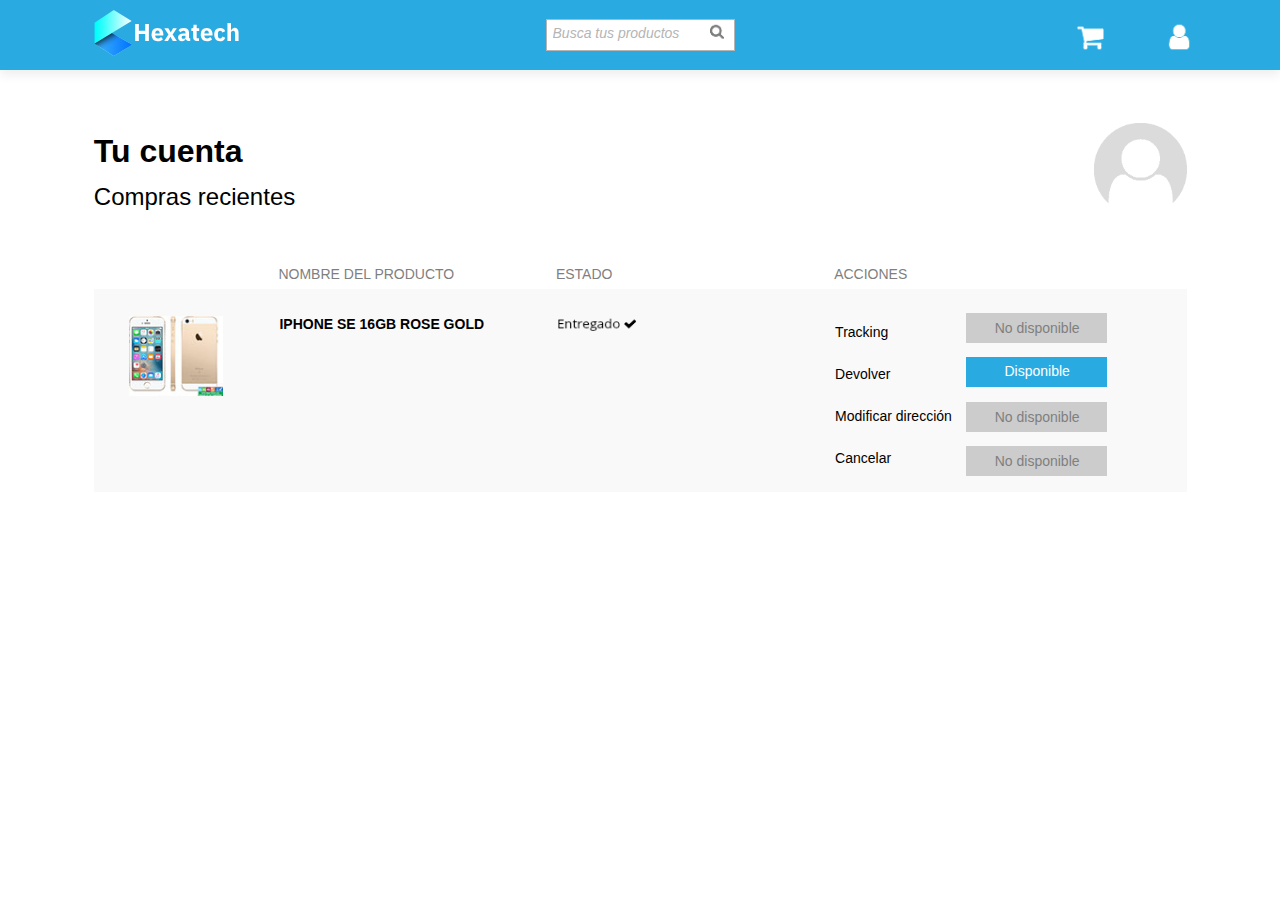
<file: acciones/index.html>
<!DOCTYPE html>
<html class="nojs html css_verticalspacer" lang="es-ES">
 <head>

  <meta http-equiv="Content-type" content="text/html;charset=UTF-8"/>
  <meta name="generator" content="2018.0.0.379"/>
  <meta name="viewport" content="width=device-width, initial-scale=1.0"/>
  
  <script type="text/javascript">
   // Update the 'nojs'/'js' class on the html node
document.documentElement.className = document.documentElement.className.replace(/\bnojs\b/g, 'js');

// Check that all required assets are uploaded and up-to-date
if(typeof Muse == "undefined") window.Muse = {}; window.Muse.assets = {"required":["museutils.js", "museconfig.js", "jquery.watch.js", "webpro.js", "musewpslideshow.js", "jquery.museoverlay.js", "touchswipe.js", "jquery.museresponsive.js", "require.js", "index.css"], "outOfDate":[]};
</script>
  
  <link rel="shortcut icon" href="images/favicon.ico?crc=4227914058"/>
  <title>user</title>
  <!-- CSS -->
  <link rel="stylesheet" type="text/css" href="css/site_global.css?crc=444006867"/>
  <link rel="stylesheet" type="text/css" href="css/index.css?crc=4095785780" id="pagesheet"/>
  <!-- IE-only CSS -->
  <!--[if lt IE 9]>
  <link rel="stylesheet" type="text/css" href="css/iefonts_index.css?crc=3824530138"/>
  <link rel="stylesheet" type="text/css" href="css/nomq_index.css?crc=86488606" id="nomq_pagesheet"/>
  <![endif]-->
  <!-- Other scripts -->
  <script type="text/javascript">
   var __adobewebfontsappname__ = "muse";
</script>
  <!-- JS includes -->
  <script src="https://webfonts.creativecloud.com/open-sans:n6,n4,n7,i4:default.js" type="text/javascript"></script>
   </head>
 <body>

  <div class="breakpoint active" id="bp_infinity" data-min-width="1367"><!-- responsive breakpoint node -->
   <div class="clearfix borderbox" id="page"><!-- group -->
    <div class="browser_width grpelem" id="u1699-bw">
     <div class="shadow" id="u1699"><!-- group -->
      <div class="clearfix" id="u1699_align_to_page">
       <img class="grpelem temp_no_img_src" id="u1735-4" alt="" data-orig-src="images/u1735-4.png?crc=4208842087" data-image-width="60" src="images/blank.gif?crc=4208392903"/><!-- rasterized frame -->
       <img class="grpelem temp_no_img_src" id="u1725-4" alt="" data-orig-src="images/u1725-4.png?crc=3772526576" data-image-width="60" src="images/blank.gif?crc=4208392903"/><!-- rasterized frame -->
      </div>
     </div>
    </div>
    <div class="clearfix grpelem" id="u147"><!-- group -->
     <div class="clearfix grpelem" id="pu135"><!-- group -->
      <div class="clip_frame grpelem" id="u135"><!-- image -->
       <img class="block temp_no_img_src" id="u135_img" data-orig-src="images/imagen%20pegada%20643x555.jpg?crc=375218192" alt="" data-heightwidthratio="0.8666666666666667" data-image-width="105" data-image-height="91" src="images/blank.gif?crc=4208392903"/>
      </div>
      <div class="clearfix grpelem shared_content" id="u151-4" data-muse-temp-textContainer-sizePolicy="true" data-muse-temp-textContainer-pinning="true" data-content-guid="u151-4_content"><!-- content -->
       <p>IPHONE SE 16GB ROSE GOLD</p>
      </div>
      <div class="clearfix grpelem shared_content" id="u513-4" data-muse-temp-textContainer-sizePolicy="true" data-muse-temp-textContainer-pinning="true" data-content-guid="u513-4_content"><!-- content -->
       <p>Nombre del producto</p>
      </div>
      <div class="clearfix grpelem" id="u2879"><!-- column -->
       <div class="clearfix colelem shared_content" id="u106-4" data-muse-temp-textContainer-sizePolicy="true" data-muse-temp-textContainer-pinning="true" data-content-guid="u106-4_content"><!-- content -->
        <p>Compras recientes</p>
       </div>
       <div class="clearfix colelem shared_content" id="u1741-4" data-muse-temp-textContainer-sizePolicy="true" data-muse-temp-textContainer-pinning="true" data-content-guid="u1741-4_content"><!-- content -->
        <p>Tu cuenta</p>
       </div>
      </div>
     </div>
     <div class="clearfix grpelem" id="pu517-4"><!-- column -->
      <div class="clearfix colelem shared_content" id="u517-4" data-muse-temp-textContainer-sizePolicy="true" data-muse-temp-textContainer-pinning="true" data-content-guid="u517-4_content"><!-- content -->
       <p>Estado</p>
      </div>
      <img class="colelem temp_no_img_src" id="u155-5" alt="Entregado " data-orig-src="images/u155-5.png?crc=218280777" data-image-width="187" src="images/blank.gif?crc=4208392903"/><!-- rasterized frame -->
     </div>
     <div class="clearfix grpelem" id="pu162-10"><!-- group -->
      <div class="clearfix grpelem shared_content" id="u162-10" data-muse-temp-textContainer-sizePolicy="true" data-muse-temp-textContainer-pinning="true" data-content-guid="u162-10_content"><!-- content -->
       <p>Tracking</p>
       <p>Devolver</p>
       <p>Modificar dirección</p>
       <p>Cancelar</p>
      </div>
      <div class="clearfix grpelem shared_content" id="u537" data-content-guid="u537_content"><!-- group -->
       <div class="clearfix grpelem" id="u441"><!-- group -->
        <div class="clearfix grpelem" id="u447-4" data-muse-temp-textContainer-sizePolicy="true" data-muse-temp-textContainer-pinning="true"><!-- content -->
         <p>No disponible</p>
        </div>
       </div>
      </div>
      <div class="clearfix grpelem shared_content" id="u533" data-content-guid="u533_content"><!-- group -->
       <div class="clearfix grpelem" id="u429"><!-- group -->
        <div class="clearfix grpelem" id="u457-4" data-muse-temp-textContainer-sizePolicy="true" data-muse-temp-textContainer-pinning="true"><!-- content -->
         <p>No disponible</p>
        </div>
       </div>
      </div>
      <div class="clearfix grpelem shared_content" id="u509" data-content-guid="u509_content"><!-- group -->
       <div class="pointer_cursor clearfix grpelem" id="u417"><!-- group -->
        <a class="block" href="selecciona.html"><!-- Block link tag --></a>
        <a class="nonblock nontext clearfix grpelem" id="u503-4" href="selecciona.html" data-muse-temp-textContainer-sizePolicy="true" data-muse-temp-textContainer-pinning="true"><!-- content --><p>Disponible</p></a>
       </div>
      </div>
      <div class="clearfix grpelem shared_content" id="u529" data-content-guid="u529_content"><!-- group -->
       <div class="clearfix grpelem" id="u407"><!-- group -->
        <div class="clearfix grpelem" id="u491-4" data-muse-temp-textContainer-sizePolicy="true" data-muse-temp-textContainer-pinning="true"><!-- content -->
         <p>No disponible</p>
        </div>
       </div>
      </div>
      <div class="clearfix grpelem shared_content" id="u523-4" data-muse-temp-textContainer-sizePolicy="true" data-muse-temp-textContainer-pinning="true" data-content-guid="u523-4_content"><!-- content -->
       <p>Acciones</p>
      </div>
     </div>
     <div class="clip_frame grpelem" id="u1745"><!-- image -->
      <img class="block temp_no_img_src" id="u1745_img" data-orig-src="images/user.png?crc=469259139" alt="" data-heightwidthratio="1" data-image-width="104" data-image-height="104" src="images/blank.gif?crc=4208392903"/>
     </div>
    </div>
    <div class="clearfix grpelem" id="u2883"><!-- group -->
     <form class="form-grp clearfix grpelem" id="widgetu2257" method="post" enctype="multipart/form-data" action="scripts/form-u2257.php"><!-- none box -->
      <div class="clearfix grpelem" id="pu2258-3"><!-- column -->
       <button class="submit-btn NoWrap rounded-corners clearfix colelem" id="u2258-3" data-muse-temp-textContainer-sizePolicy="true" data-muse-temp-textContainer-pinning="true" type="submit" value="&nbsp;" tabindex="2"><!-- content -->
        <div style="margin-top:-12px;height:12px;" class="shared_content" data-content-guid="u2258-3_0_content">
         <p>&nbsp;</p>
        </div>
       </button>
       <div class="fld-grp clearfix colelem" id="widgetu2263" data-required="true"><!-- none box -->
        <span class="fld-input NoWrap actAsDiv clearfix grpelem" id="u2265-4" data-muse-temp-textContainer-sizePolicy="true" data-muse-temp-textContainer-pinning="true"><!-- content --><div id="u2265-3"><input class="wrapped-input shared_content" type="text" spellcheck="false" id="widgetu2263_input" name="custom_U2263" tabindex="1" data-content-guid="widgetu2263_input_content"/><label class="wrapped-input fld-prompt" id="widgetu2263_prompt" for="widgetu2263_input"><span class="actAsPara shared_content" data-content-guid="widgetu2263_prompt_0_content">Busca tus productos</span></label></div></span>
       </div>
      </div>
      <div class="clearfix grpelem" id="pu2269-4"><!-- group -->
       <div class="clearfix grpelem" id="u2269-4" data-muse-temp-textContainer-sizePolicy="true" data-muse-temp-textContainer-pinning="true"><!-- content -->
        <p class="shared_content" data-content-guid="u2269-4_0_content">Enviando formulario...</p>
       </div>
       <div class="clearfix grpelem" id="u2268-4" data-muse-temp-textContainer-sizePolicy="true" data-muse-temp-textContainer-pinning="true"><!-- content -->
        <p class="shared_content" data-content-guid="u2268-4_0_content">El servidor ha detectado un error.</p>
       </div>
       <div class="clearfix grpelem" id="u2267-4" data-muse-temp-textContainer-sizePolicy="true" data-muse-temp-textContainer-pinning="true"><!-- content -->
        <p id="u2267-2" class="shared_content" data-content-guid="u2267-2_content">Formulario recibido.</p>
       </div>
      </div>
     </form>
     <img class="grpelem temp_no_img_src" id="u1707-4" alt="" data-orig-src="images/u1707-4.png?crc=332053706" data-image-width="29" src="images/blank.gif?crc=4208392903"/><!-- rasterized frame -->
    </div>
    <div class="PamphletWidget clearfix allow_click_through grpelem" id="pamphletu1757" data-visibility="changed" style="visibility:hidden"><!-- none box -->
     <div class="ThumbGroup clearfix colelem" data-col-pos="1" id="u1774"><!-- none box -->
      <div class="popup_anchor allow_click_through grpelem" data-col-pos="0" id="u1776popup">
       <div class="Thumb popup_element rounded-corners" data-col-pos="0" id="u1776"><!-- simple frame --></div>
      </div>
     </div>
     <div class="popup_anchor allow_click_through colelem" data-col-pos="0" id="u1758popup">
      <div class="ContainerGroup clearfix" data-col-pos="0" id="u1758"><!-- none box -->
       <div class="Container invi shadow clearfix grpelem" data-col-pos="0" id="u1759"><!-- group -->
        <div class="clearfix grpelem shared_content" id="u1887-4" data-muse-temp-textContainer-sizePolicy="true" data-muse-temp-textContainer-pinning="true" data-content-guid="u1887-4_content"><!-- content -->
         <p>El carro de compras está vacío</p>
        </div>
       </div>
      </div>
     </div>
    </div>
    <div class="clip_frame grpelem" id="u2339"><!-- svg -->
     <img class="svg svg_mar temp_no_img_src" id="u2335" data-orig-src="images/logo02.svg?crc=3983379922" onload="this.style.height=(this.offsetWidth*58/184)+'px'" alt="" data-mu-svgfallback="images/logo02_poster_.png?crc=4267933418" data-heightwidthratio="0.31521739130434784" data-image-width="184" data-image-height="58" src="images/blank.gif?crc=4208392903"/>
    </div>
    <div class="verticalspacer" data-offset-top="320" data-content-above-spacer="320" data-content-below-spacer="180" data-sizePolicy="fixed" data-pintopage="page_fixedLeft"></div>
   </div>
  </div>
  <div class="breakpoint" id="bp_1366" data-max-width="1366"><!-- responsive breakpoint node -->
   <div class="clearfix borderbox temp_no_id" data-orig-id="page"><!-- group -->
    <div class="browser_width temp_no_id" data-orig-id="u1699-bw">
     <div class="shadow temp_no_id" data-orig-id="u1699"><!-- simple frame --></div>
    </div>
    <div class="clearfix grpelem" id="pppu2339"><!-- column -->
     <div class="clearfix colelem" id="ppu2339"><!-- group -->
      <div class="clearfix grpelem" id="pu2339"><!-- column -->
       <div class="clip_frame colelem temp_no_id" data-orig-id="u2339"><!-- svg -->
        <img class="svg svg_mar temp_no_id temp_no_img_src" data-orig-src="images/logo02.svg?crc=3983379922" onload="this.style.height=(this.offsetWidth*48.81509433962263/155.32075471698116)+'px'" alt="" data-mu-svgfallback="images/logo02_poster_.png?crc=4267933418" data-heightwidthratio="0.3161290322580645" data-image-width="155" data-image-height="49" data-orig-id="u2335" src="images/blank.gif?crc=4208392903"/>
       </div>
       <div class="clearfix colelem temp_no_id" data-orig-id="u2879"><!-- group -->
        <span class="clearfix grpelem placeholder" data-placeholder-for="u106-4_content"><!-- placeholder node --></span>
        <span class="clearfix grpelem placeholder" data-placeholder-for="u1741-4_content"><!-- placeholder node --></span>
       </div>
      </div>
      <div class="clearfix grpelem temp_no_id" data-orig-id="u2883"><!-- group -->
       <form class="form-grp clearfix grpelem temp_no_id" method="post" enctype="multipart/form-data" action="scripts/form-u2257.php" data-orig-id="widgetu2257"><!-- none box -->
        <div class="clearfix grpelem temp_no_id" data-orig-id="pu2258-3"><!-- column -->
         <button class="submit-btn NoWrap rounded-corners clearfix colelem temp_no_id" data-muse-temp-textContainer-sizePolicy="true" data-muse-temp-textContainer-pinning="true" type="submit" value="&nbsp;" tabindex="4" data-orig-id="u2258-3"><!-- content -->
          <span class="placeholder" data-placeholder-for="u2258-3_0_content"><!-- placeholder node --></span>
         </button>
         <div class="fld-grp clearfix colelem temp_no_id" data-required="true" data-orig-id="widgetu2263"><!-- none box -->
          <span class="fld-input NoWrap actAsDiv clearfix grpelem temp_no_id" data-muse-temp-textContainer-sizePolicy="true" data-muse-temp-textContainer-pinning="true" data-orig-id="u2265-4"><!-- content --><div class="temp_no_id" data-orig-id="u2265-3"><span class="wrapped-input placeholder" data-placeholder-for="widgetu2263_input_content"><!-- placeholder node --></span><label class="wrapped-input fld-prompt temp_no_id" for="widgetu2263_input" data-orig-id="widgetu2263_prompt"><span class="actAsPara placeholder" data-placeholder-for="widgetu2263_prompt_0_content"><!-- placeholder node --></span></label></div></span>
         </div>
        </div>
        <div class="clearfix grpelem temp_no_id" data-orig-id="pu2269-4"><!-- group -->
         <div class="clearfix grpelem temp_no_id" data-muse-temp-textContainer-sizePolicy="true" data-muse-temp-textContainer-pinning="true" data-orig-id="u2269-4"><!-- content -->
          <span class="placeholder" data-placeholder-for="u2269-4_0_content"><!-- placeholder node --></span>
         </div>
         <div class="clearfix grpelem temp_no_id" data-muse-temp-textContainer-sizePolicy="true" data-muse-temp-textContainer-pinning="true" data-orig-id="u2268-4"><!-- content -->
          <span class="placeholder" data-placeholder-for="u2268-4_0_content"><!-- placeholder node --></span>
         </div>
         <div class="clearfix grpelem temp_no_id" data-muse-temp-textContainer-sizePolicy="true" data-muse-temp-textContainer-pinning="true" data-orig-id="u2267-4"><!-- content -->
          <span class="placeholder" data-placeholder-for="u2267-2_content"><!-- placeholder node --></span>
         </div>
        </div>
       </form>
       <img class="grpelem temp_no_id temp_no_img_src" alt="" data-orig-src="images/u1707-42.png?crc=268535819" data-image-width="28" data-orig-id="u1707-4" src="images/blank.gif?crc=4208392903"/><!-- rasterized frame -->
      </div>
      <img class="grpelem temp_no_id temp_no_img_src" alt="" data-orig-src="images/u1725-42.png?crc=4171122735" data-image-width="57" data-orig-id="u1725-4" src="images/blank.gif?crc=4208392903"/><!-- rasterized frame -->
      <img class="grpelem temp_no_id temp_no_img_src" alt="" data-orig-src="images/u1735-42.png?crc=200748593" data-image-width="57" data-orig-id="u1735-4" src="images/blank.gif?crc=4208392903"/><!-- rasterized frame -->
      <div class="clip_frame grpelem temp_no_id" data-orig-id="u1745"><!-- image -->
       <img class="block temp_no_id temp_no_img_src" data-orig-src="images/user.png?crc=469259139" alt="" data-heightwidthratio="1" data-image-width="99" data-image-height="99" data-orig-id="u1745_img" src="images/blank.gif?crc=4208392903"/>
      </div>
      <div class="PamphletWidget clearfix allow_click_through grpelem temp_no_id" data-visibility="changed" style="visibility:hidden" data-orig-id="pamphletu1757"><!-- none box -->
       <div class="ThumbGroup clearfix colelem temp_no_id" data-col-pos="1" data-orig-id="u1774"><!-- none box -->
        <div class="popup_anchor allow_click_through grpelem temp_no_id" data-col-pos="0" data-orig-id="u1776popup">
         <div class="Thumb popup_element rounded-corners temp_no_id" data-col-pos="0" data-orig-id="u1776"><!-- simple frame --></div>
        </div>
       </div>
       <div class="popup_anchor allow_click_through colelem temp_no_id" data-col-pos="0" data-orig-id="u1758popup">
        <div class="ContainerGroup clearfix temp_no_id" data-col-pos="0" data-orig-id="u1758"><!-- none box -->
         <div class="Container invi shadow clearfix grpelem temp_no_id" data-col-pos="0" data-orig-id="u1759"><!-- group -->
          <span class="clearfix grpelem placeholder" data-placeholder-for="u1887-4_content"><!-- placeholder node --></span>
         </div>
        </div>
       </div>
      </div>
     </div>
     <div class="clearfix colelem" id="pu513-4"><!-- group -->
      <span class="clearfix grpelem placeholder" data-placeholder-for="u513-4_content"><!-- placeholder node --></span>
      <span class="clearfix grpelem placeholder" data-placeholder-for="u517-4_content"><!-- placeholder node --></span>
      <span class="clearfix grpelem placeholder" data-placeholder-for="u523-4_content"><!-- placeholder node --></span>
     </div>
     <div class="clearfix colelem temp_no_id" data-orig-id="u147"><!-- group -->
      <div class="clip_frame grpelem temp_no_id" data-orig-id="u135"><!-- image -->
       <img class="block temp_no_id temp_no_img_src" data-orig-src="images/imagen%20pegada%20643x555100x87.jpg?crc=4281411471" alt="" data-heightwidthratio="0.86" data-image-width="100" data-image-height="86" data-orig-id="u135_img" src="images/blank.gif?crc=4208392903"/>
      </div>
      <span class="clearfix grpelem placeholder" data-placeholder-for="u151-4_content"><!-- placeholder node --></span>
      <img class="grpelem temp_no_id temp_no_img_src" alt="Entregado " data-orig-src="images/u155-52.png?crc=436449202" data-image-width="178" data-orig-id="u155-5" src="images/blank.gif?crc=4208392903"/><!-- rasterized frame -->
      <span class="clearfix grpelem placeholder" data-placeholder-for="u162-10_content"><!-- placeholder node --></span>
      <div class="clearfix grpelem" id="pu529"><!-- column -->
       <span class="clearfix colelem placeholder" data-placeholder-for="u529_content"><!-- placeholder node --></span>
       <span class="clearfix colelem placeholder" data-placeholder-for="u509_content"><!-- placeholder node --></span>
       <span class="clearfix colelem placeholder" data-placeholder-for="u533_content"><!-- placeholder node --></span>
       <span class="clearfix colelem placeholder" data-placeholder-for="u537_content"><!-- placeholder node --></span>
      </div>
     </div>
    </div>
    <div class="verticalspacer" data-offset-top="495" data-content-above-spacer="494" data-content-below-spacer="145" data-sizePolicy="fixed" data-pintopage="page_fixedLeft"></div>
   </div>
  </div>
  <!-- Other scripts -->
  <script type="text/javascript">
   // Decide weather to suppress missing file error or not based on preference setting
var suppressMissingFileError = false
</script>
  <script type="text/javascript">
   window.Muse.assets.check=function(d){if(!window.Muse.assets.checked){window.Muse.assets.checked=!0;var b={},c=function(a,b){if(window.getComputedStyle){var c=window.getComputedStyle(a,null);return c&&c.getPropertyValue(b)||c&&c[b]||""}if(document.documentElement.currentStyle)return(c=a.currentStyle)&&c[b]||a.style&&a.style[b]||"";return""},a=function(a){if(a.match(/^rgb/))return a=a.replace(/\s+/g,"").match(/([\d\,]+)/gi)[0].split(","),(parseInt(a[0])<<16)+(parseInt(a[1])<<8)+parseInt(a[2]);if(a.match(/^\#/))return parseInt(a.substr(1),
16);return 0},g=function(g){for(var f=document.getElementsByTagName("link"),h=0;h<f.length;h++)if("text/css"==f[h].type){var i=(f[h].href||"").match(/\/?css\/([\w\-]+\.css)\?crc=(\d+)/);if(!i||!i[1]||!i[2])break;b[i[1]]=i[2]}f=document.createElement("div");f.className="version";f.style.cssText="display:none; width:1px; height:1px;";document.getElementsByTagName("body")[0].appendChild(f);for(h=0;h<Muse.assets.required.length;){var i=Muse.assets.required[h],l=i.match(/([\w\-\.]+)\.(\w+)$/),k=l&&l[1]?
l[1]:null,l=l&&l[2]?l[2]:null;switch(l.toLowerCase()){case "css":k=k.replace(/\W/gi,"_").replace(/^([^a-z])/gi,"_$1");f.className+=" "+k;k=a(c(f,"color"));l=a(c(f,"backgroundColor"));k!=0||l!=0?(Muse.assets.required.splice(h,1),"undefined"!=typeof b[i]&&(k!=b[i]>>>24||l!=(b[i]&16777215))&&Muse.assets.outOfDate.push(i)):h++;f.className="version";break;case "js":h++;break;default:throw Error("Unsupported file type: "+l);}}d?d().jquery!="1.8.3"&&Muse.assets.outOfDate.push("jquery-1.8.3.min.js"):Muse.assets.required.push("jquery-1.8.3.min.js");
f.parentNode.removeChild(f);if(Muse.assets.outOfDate.length||Muse.assets.required.length)f="Some files on the server may be missing or incorrect. Clear browser cache and try again. If the problem persists please contact website author.",g&&Muse.assets.outOfDate.length&&(f+="\nOut of date: "+Muse.assets.outOfDate.join(",")),g&&Muse.assets.required.length&&(f+="\nMissing: "+Muse.assets.required.join(",")),suppressMissingFileError?(f+="\nUse SuppressMissingFileError key in AppPrefs.xml to show missing file error pop up.",console.log(f)):alert(f)};location&&location.search&&location.search.match&&location.search.match(/muse_debug/gi)?
setTimeout(function(){g(!0)},5E3):g()}};
var muse_init=function(){require.config({baseUrl:""});require(["jquery","museutils","whatinput","jquery.watch","webpro","musewpslideshow","jquery.museoverlay","touchswipe","jquery.museresponsive"],function(d){var $ = d;$(document).ready(function(){try{
window.Muse.assets.check($);/* body */
Muse.Utils.transformMarkupToFixBrowserProblemsPreInit();/* body */
Muse.Utils.prepHyperlinks(true);/* body */
Muse.Utils.resizeHeight('.browser_width');/* resize height */
Muse.Utils.requestAnimationFrame(function() { $('body').addClass('initialized'); });/* mark body as initialized */
Muse.Utils.resizeHeight('.popup_anchor.allow_click_through');/* resize height */
Muse.Utils.makeButtonsVisibleAfterSettingMinWidth();/* body */
Muse.Utils.initWidget('#widgetu2257', ['#bp_infinity', '#bp_1366'], function(elem) { return new WebPro.Widget.Form(elem, {validationEvent:'submit',errorStateSensitivity:'high',fieldWrapperClass:'fld-grp',formSubmittedClass:'frm-sub-st',formErrorClass:'frm-subm-err-st',formDeliveredClass:'frm-subm-ok-st',notEmptyClass:'non-empty-st',focusClass:'focus-st',invalidClass:'fld-err-st',requiredClass:'fld-err-st',ajaxSubmit:true}); });/* #widgetu2257 */
Muse.Utils.initWidget('#pamphletu1757', ['#bp_infinity', '#bp_1366'], function(elem) { return new WebPro.Widget.ContentSlideShow(elem, {contentLayout_runtime:'loose',event:'mouseover',deactivationEvent:'mouseout_trigger',autoPlay:false,displayInterval:3000,transitionStyle:'fading',transitionDuration:500,hideAllContentsFirst:true,shuffle:false,enableSwipe:true,resumeAutoplay:true,resumeAutoplayInterval:3000,playOnce:false,autoActivate_runtime:false,isResponsive:true}); });/* #pamphletu1757 */
Muse.Utils.fullPage('#page');/* 100% height page */
$( '.breakpoint' ).registerBreakpoint();/* Register breakpoints */
Muse.Utils.transformMarkupToFixBrowserProblems();/* body */
}catch(b){if(b&&"function"==typeof b.notify?b.notify():Muse.Assert.fail("Error calling selector function: "+b),false)throw b;}})})};

</script>
  <!-- RequireJS script -->
  <script src="scripts/require.js?crc=4157109226" type="text/javascript" async data-main="scripts/museconfig.js?crc=4153641093" onload="if (requirejs) requirejs.onError = function(requireType, requireModule) { if (requireType && requireType.toString && requireType.toString().indexOf && 0 <= requireType.toString().indexOf('#scripterror')) window.Muse.assets.check(); }" onerror="window.Muse.assets.check();"></script>

  <!-- Hotjar Tracking Code for http://sendu.garagelabs.cl -->
<script>
    (function(h,o,t,j,a,r){
        h.hj=h.hj||function(){(h.hj.q=h.hj.q||[]).push(arguments)};
        h._hjSettings={hjid:991519,hjsv:6};
        a=o.getElementsByTagName('head')[0];
        r=o.createElement('script');r.async=1;
        r.src=t+h._hjSettings.hjid+j+h._hjSettings.hjsv;
        a.appendChild(r);
    })(window,document,'https://static.hotjar.com/c/hotjar-','.js?sv=');
</script>
   
   </body>
</html>
</file>
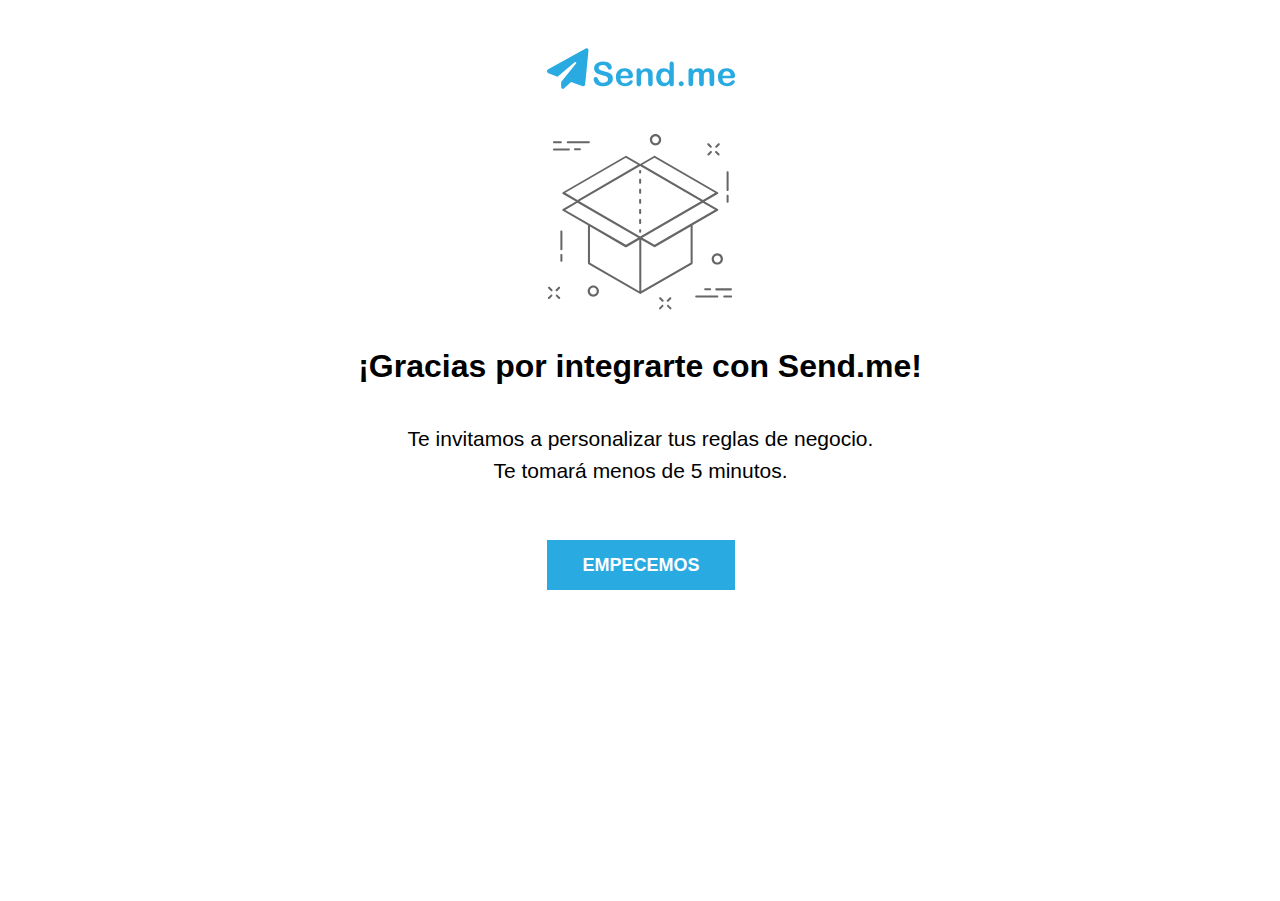
<file: setup/index.html>
<!DOCTYPE html>
<html class="nojs html css_verticalspacer" lang="es-ES">
 <head>

  <meta http-equiv="Content-type" content="text/html;charset=UTF-8"/>
  <meta name="generator" content="2018.0.0.379"/>
  <meta name="viewport" content="width=device-width, initial-scale=1.0"/>
  
  <script type="text/javascript">
   // Update the 'nojs'/'js' class on the html node
document.documentElement.className = document.documentElement.className.replace(/\bnojs\b/g, 'js');

// Check that all required assets are uploaded and up-to-date
if(typeof Muse == "undefined") window.Muse = {}; window.Muse.assets = {"required":["museutils.js", "museconfig.js", "jquery.watch.js", "jquery.museresponsive.js", "require.js", "index.css"], "outOfDate":[]};
</script>
  
  <link rel="shortcut icon" href="images/favicon.ico?crc=4040323558"/>
  <title>setup</title>
  <!-- CSS -->
  <link rel="stylesheet" type="text/css" href="css/site_global.css?crc=444006867"/>
  <link rel="stylesheet" type="text/css" href="css/index.css?crc=104100884" id="pagesheet"/>
  <!-- IE-only CSS -->
  <!--[if lt IE 9]>
  <link rel="stylesheet" type="text/css" href="css/iefonts_index.css?crc=3824530138"/>
  <link rel="stylesheet" type="text/css" href="css/nomq_index.css?crc=4246186592" id="nomq_pagesheet"/>
  <![endif]-->
  <!-- Other scripts -->
  <script type="text/javascript">
   var __adobewebfontsappname__ = "muse";
</script>
  <!-- JS includes -->
  <script src="https://webfonts.creativecloud.com/open-sans:n7,n4,n6:default.js" type="text/javascript"></script>
   </head>
 <body>

  <div class="breakpoint active" id="bp_infinity" data-min-width="1367"><!-- responsive breakpoint node -->
   <div class="clearfix borderbox" id="page"><!-- column -->
    <div class="clearfix colelem" id="pu106-4"><!-- group -->
     <div class="clearfix grpelem shared_content" id="u106-4" data-muse-temp-textContainer-sizePolicy="true" data-muse-temp-textContainer-pinning="true" data-content-guid="u106-4_content"><!-- content -->
      <h1>¡Gracias por integrarte con Send.me!</h1>
     </div>
     <div class="clip_frame grpelem" id="u2951"><!-- svg -->
      <img class="svg svg_mar temp_no_img_src" id="u2947" data-orig-src="images/noun_open-box_749717.svg?crc=397074538" onload="this.style.height=(this.offsetWidth*182/161)+'px'" alt="" data-mu-svgfallback="images/noun_open%20box_749717_poster_.png?crc=4164855975" data-heightwidthratio="1.1304347826086956" data-image-width="161" data-image-height="182" src="images/blank.gif?crc=4208392903"/>
     </div>
     <div class="clip_frame grpelem" id="u3181"><!-- svg -->
      <img class="svg svg_mar temp_no_img_src" id="u3177" data-orig-src="images/logo-azul.svg?crc=391306405" onload="this.style.height=(this.offsetWidth*45.86576250288972/210.8345534407028)+'px'" alt="" data-mu-svgfallback="images/logo%20azul_poster_.png?crc=4213543209" data-heightwidthratio="0.21800947867298578" data-image-width="211" data-image-height="46" src="images/blank.gif?crc=4208392903"/>
     </div>
    </div>
    <div class="clearfix colelem shared_content" id="u171-7" data-muse-temp-textContainer-sizePolicy="true" data-muse-temp-textContainer-pinning="true" data-content-guid="u171-7_content"><!-- content -->
     <p id="u171-2">Te invitamos a personalizar tus reglas de negocio.</p>
     <p id="u171-4">Te tomará menos de 5 minutos.</p>
     <p id="u171-5">&nbsp;</p>
    </div>
    <div class="clearfix colelem shared_content" id="u185" data-content-guid="u185_content"><!-- group -->
     <div class="pointer_cursor clearfix grpelem" id="u176"><!-- group -->
      <a class="block" href="01.html"><!-- Block link tag --></a>
      <a class="nonblock nontext clearfix grpelem" id="u180-4" href="01.html" data-muse-temp-textContainer-sizePolicy="true" data-muse-temp-textContainer-pinning="true"><!-- content --><p>EMPECEMOS</p></a>
     </div>
    </div>
    <div class="verticalspacer" data-offset-top="445" data-content-above-spacer="444" data-content-below-spacer="323" data-sizePolicy="fixed" data-pintopage="page_fixedLeft"></div>
   </div>
  </div>
  <div class="breakpoint" id="bp_1366" data-max-width="1366"><!-- responsive breakpoint node -->
   <div class="clearfix borderbox temp_no_id" data-orig-id="page"><!-- column -->
    <div class="clip_frame colelem temp_no_id" data-orig-id="u3181"><!-- svg -->
     <img class="svg svg_mar temp_no_id temp_no_img_src" data-orig-src="images/logo-azul.svg?crc=391306405" onload="this.style.height=(this.offsetWidth*43.508771929824555/200)+'px'" alt="" data-mu-svgfallback="images/logo%20azul_poster_.png?crc=4213543209" data-heightwidthratio="0.22" data-image-width="200" data-image-height="44" data-orig-id="u3177" src="images/blank.gif?crc=4208392903"/>
    </div>
    <div class="clearfix colelem temp_no_id" data-orig-id="pu106-4"><!-- group -->
     <span class="clearfix grpelem placeholder" data-placeholder-for="u106-4_content"><!-- placeholder node --></span>
     <div class="clip_frame grpelem temp_no_id" data-orig-id="u2951"><!-- svg -->
      <img class="svg svg_mar temp_no_id temp_no_img_src" data-orig-src="images/noun_open-box_749717.svg?crc=397074538" onload="this.style.height=(this.offsetWidth*247.18309859154928/299.6762835074966)+'px'" alt="" data-mu-svgfallback="images/noun_open%20box_749717_poster_.png?crc=4164855975" data-heightwidthratio="0.8233333333333334" data-image-width="300" data-image-height="247" data-orig-id="u2947" src="images/blank.gif?crc=4208392903"/>
     </div>
    </div>
    <span class="clearfix colelem placeholder" data-placeholder-for="u171-7_content"><!-- placeholder node --></span>
    <span class="clearfix colelem placeholder" data-placeholder-for="u185_content"><!-- placeholder node --></span>
    <div class="verticalspacer" data-offset-top="593" data-content-above-spacer="593" data-content-below-spacer="174" data-sizePolicy="fixed" data-pintopage="page_fixedLeft"></div>
   </div>
  </div>
  <!-- Other scripts -->
  <script type="text/javascript">
   // Decide weather to suppress missing file error or not based on preference setting
var suppressMissingFileError = false
</script>
  <script type="text/javascript">
   window.Muse.assets.check=function(d){if(!window.Muse.assets.checked){window.Muse.assets.checked=!0;var b={},c=function(a,b){if(window.getComputedStyle){var c=window.getComputedStyle(a,null);return c&&c.getPropertyValue(b)||c&&c[b]||""}if(document.documentElement.currentStyle)return(c=a.currentStyle)&&c[b]||a.style&&a.style[b]||"";return""},a=function(a){if(a.match(/^rgb/))return a=a.replace(/\s+/g,"").match(/([\d\,]+)/gi)[0].split(","),(parseInt(a[0])<<16)+(parseInt(a[1])<<8)+parseInt(a[2]);if(a.match(/^\#/))return parseInt(a.substr(1),
16);return 0},g=function(g){for(var f=document.getElementsByTagName("link"),h=0;h<f.length;h++)if("text/css"==f[h].type){var i=(f[h].href||"").match(/\/?css\/([\w\-]+\.css)\?crc=(\d+)/);if(!i||!i[1]||!i[2])break;b[i[1]]=i[2]}f=document.createElement("div");f.className="version";f.style.cssText="display:none; width:1px; height:1px;";document.getElementsByTagName("body")[0].appendChild(f);for(h=0;h<Muse.assets.required.length;){var i=Muse.assets.required[h],l=i.match(/([\w\-\.]+)\.(\w+)$/),k=l&&l[1]?
l[1]:null,l=l&&l[2]?l[2]:null;switch(l.toLowerCase()){case "css":k=k.replace(/\W/gi,"_").replace(/^([^a-z])/gi,"_$1");f.className+=" "+k;k=a(c(f,"color"));l=a(c(f,"backgroundColor"));k!=0||l!=0?(Muse.assets.required.splice(h,1),"undefined"!=typeof b[i]&&(k!=b[i]>>>24||l!=(b[i]&16777215))&&Muse.assets.outOfDate.push(i)):h++;f.className="version";break;case "js":h++;break;default:throw Error("Unsupported file type: "+l);}}d?d().jquery!="1.8.3"&&Muse.assets.outOfDate.push("jquery-1.8.3.min.js"):Muse.assets.required.push("jquery-1.8.3.min.js");
f.parentNode.removeChild(f);if(Muse.assets.outOfDate.length||Muse.assets.required.length)f="Some files on the server may be missing or incorrect. Clear browser cache and try again. If the problem persists please contact website author.",g&&Muse.assets.outOfDate.length&&(f+="\nOut of date: "+Muse.assets.outOfDate.join(",")),g&&Muse.assets.required.length&&(f+="\nMissing: "+Muse.assets.required.join(",")),suppressMissingFileError?(f+="\nUse SuppressMissingFileError key in AppPrefs.xml to show missing file error pop up.",console.log(f)):alert(f)};location&&location.search&&location.search.match&&location.search.match(/muse_debug/gi)?
setTimeout(function(){g(!0)},5E3):g()}};
var muse_init=function(){require.config({baseUrl:""});require(["jquery","museutils","whatinput","jquery.watch","jquery.museresponsive"],function(d){var $ = d;$(document).ready(function(){try{
window.Muse.assets.check($);/* body */
Muse.Utils.transformMarkupToFixBrowserProblemsPreInit();/* body */
Muse.Utils.prepHyperlinks(true);/* body */
Muse.Utils.makeButtonsVisibleAfterSettingMinWidth();/* body */
Muse.Utils.fullPage('#page');/* 100% height page */
$( '.breakpoint' ).registerBreakpoint();/* Register breakpoints */
Muse.Utils.transformMarkupToFixBrowserProblems();/* body */
}catch(b){if(b&&"function"==typeof b.notify?b.notify():Muse.Assert.fail("Error calling selector function: "+b),false)throw b;}})})};

</script>
  <!-- RequireJS script -->
  <script src="scripts/require.js?crc=4157109226" type="text/javascript" async data-main="scripts/museconfig.js?crc=4153641093" onload="if (requirejs) requirejs.onError = function(requireType, requireModule) { if (requireType && requireType.toString && requireType.toString().indexOf && 0 <= requireType.toString().indexOf('#scripterror')) window.Muse.assets.check(); }" onerror="window.Muse.assets.check();"></script>

  <!-- Hotjar Tracking Code for http://sendu.garagelabs.cl -->
<script>
    (function(h,o,t,j,a,r){
        h.hj=h.hj||function(){(h.hj.q=h.hj.q||[]).push(arguments)};
        h._hjSettings={hjid:991519,hjsv:6};
        a=o.getElementsByTagName('head')[0];
        r=o.createElement('script');r.async=1;
        r.src=t+h._hjSettings.hjid+j+h._hjSettings.hjsv;
        a.appendChild(r);
    })(window,document,'https://static.hotjar.com/c/hotjar-','.js?sv=');
</script>
   
   </body>
</html>
</file>
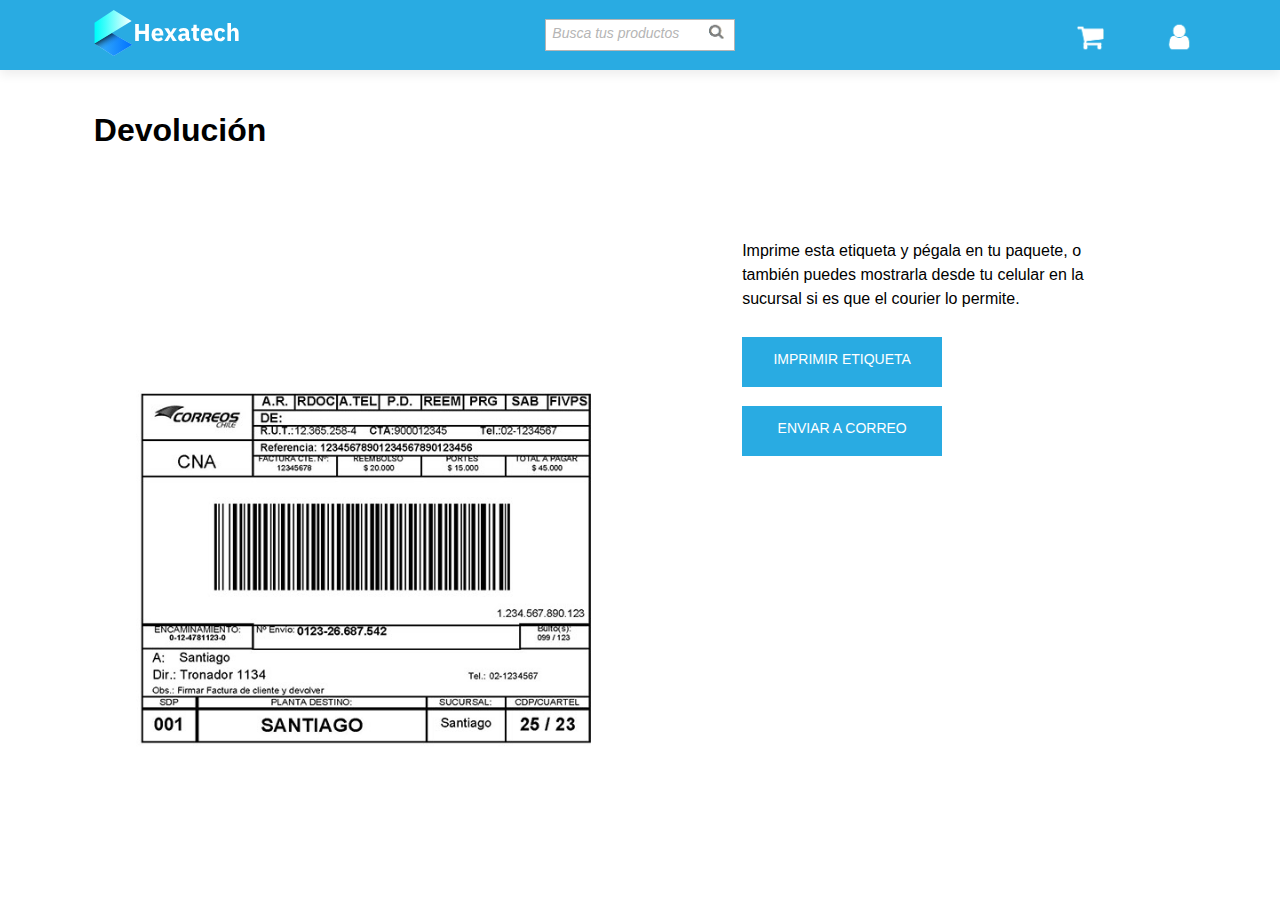
<file: acciones/etiqueta.html>
<!DOCTYPE html>
<html class="nojs html css_verticalspacer" lang="es-ES">
 <head>

  <meta http-equiv="Content-type" content="text/html;charset=UTF-8"/>
  <meta name="generator" content="2018.0.0.379"/>
  <meta name="viewport" content="width=device-width, initial-scale=1.0"/>
  
  <script type="text/javascript">
   // Update the 'nojs'/'js' class on the html node
document.documentElement.className = document.documentElement.className.replace(/\bnojs\b/g, 'js');

// Check that all required assets are uploaded and up-to-date
if(typeof Muse == "undefined") window.Muse = {}; window.Muse.assets = {"required":["museutils.js", "museconfig.js", "jquery.watch.js", "webpro.js", "musewpslideshow.js", "jquery.museoverlay.js", "touchswipe.js", "jquery.museresponsive.js", "require.js", "etiqueta.css"], "outOfDate":[]};
</script>
  
  <link rel="shortcut icon" href="images/favicon.ico?crc=4227914058"/>
  <title>etiqueta</title>
  <!-- CSS -->
  <link rel="stylesheet" type="text/css" href="css/site_global.css?crc=444006867"/>
  <link rel="stylesheet" type="text/css" href="css/etiqueta.css?crc=124341856" id="pagesheet"/>
  <!-- IE-only CSS -->
  <!--[if lt IE 9]>
  <link rel="stylesheet" type="text/css" href="css/iefonts_etiqueta.css?crc=3824530138"/>
  <link rel="stylesheet" type="text/css" href="css/nomq_etiqueta.css?crc=3824966084" id="nomq_pagesheet"/>
  <![endif]-->
  <!-- Other scripts -->
  <script type="text/javascript">
   var __adobewebfontsappname__ = "muse";
</script>
  <!-- JS includes -->
  <script src="https://webfonts.creativecloud.com/open-sans:n7,n4,i4:default.js" type="text/javascript"></script>
   </head>
 <body>

  <div class="breakpoint active" id="bp_infinity" data-min-width="1367"><!-- responsive breakpoint node -->
   <div class="clearfix borderbox" id="page"><!-- group -->
    <div class="clearfix grpelem" id="pu1031-4"><!-- group -->
     <div class="clearfix grpelem shared_content" id="u1031-4" data-muse-temp-textContainer-sizePolicy="true" data-muse-temp-textContainer-pinning="true" data-content-guid="u1031-4_content"><!-- content -->
      <p>Devolución</p>
     </div>
     <div class="clearfix grpelem" id="u1041-4" data-muse-temp-textContainer-sizePolicy="true" data-muse-temp-textContainer-pinning="true"><!-- content -->
      <p class="shared_content" data-content-guid="u1041-4_0_content">Imprime esta etiqueta y pégala en tu paquete, o también puedes mostrarla desde tu celular en la sucursal si es que el courier lo permite.</p>
     </div>
     <div class="clearfix grpelem" id="u1533"><!-- group -->
      <div class="pointer_cursor clearfix grpelem" id="u1500"><!-- group -->
       <a class="block shared_content" target="_blank" href="assets/etiqueta.pdf" data-content-guid="u1500_0_content"><!-- Block link tag --></a>
       <a class="nonblock nontext clearfix grpelem" id="u1501-4" href="assets/etiqueta.pdf" data-muse-temp-textContainer-sizePolicy="true" data-muse-temp-textContainer-pinning="true"><!-- content --><p class="shared_content" data-content-guid="u1501-4_0_content">IMPRIMIR ETIQUETA</p></a>
      </div>
     </div>
     <div class="clearfix grpelem" id="u1587"><!-- group -->
      <div class="clearfix grpelem" id="u1589"><!-- group -->
       <div class="clearfix grpelem" id="u1588-4" data-muse-temp-textContainer-sizePolicy="true" data-muse-temp-textContainer-pinning="true"><!-- content -->
        <p class="shared_content" data-content-guid="u1588-4_0_content">ENVIAR A CORREO</p>
       </div>
      </div>
     </div>
     <div class="browser_width grpelem" id="u2381-bw">
      <div class="shadow" id="u2381"><!-- group -->
       <div class="clearfix" id="u2381_align_to_page">
        <img class="grpelem temp_no_img_src" id="u2383-4" alt="" data-orig-src="images/u2383-4.png?crc=4208842087" data-image-width="60" src="images/blank.gif?crc=4208392903"/><!-- rasterized frame -->
        <img class="grpelem temp_no_img_src" id="u2382-4" alt="" data-orig-src="images/u2382-4.png?crc=3772526576" data-image-width="60" src="images/blank.gif?crc=4208392903"/><!-- rasterized frame -->
       </div>
      </div>
     </div>
     <div class="PamphletWidget clearfix allow_click_through grpelem" id="pamphletu2384" data-visibility="changed" style="visibility:hidden"><!-- none box -->
      <div class="ThumbGroup clearfix colelem" data-col-pos="1" id="u2388"><!-- none box -->
       <div class="popup_anchor allow_click_through grpelem" data-col-pos="0" id="u2389popup">
        <div class="Thumb popup_element rounded-corners" data-col-pos="0" id="u2389"><!-- simple frame --></div>
       </div>
      </div>
      <div class="popup_anchor allow_click_through colelem" data-col-pos="0" id="u2385popup">
       <div class="ContainerGroup clearfix" data-col-pos="0" id="u2385"><!-- none box -->
        <div class="Container invi shadow clearfix grpelem" data-col-pos="0" id="u2386"><!-- group -->
         <div class="clearfix grpelem shared_content" id="u2387-4" data-muse-temp-textContainer-sizePolicy="true" data-muse-temp-textContainer-pinning="true" data-content-guid="u2387-4_content"><!-- content -->
          <p>El carro de compras está vacío</p>
         </div>
        </div>
       </div>
      </div>
     </div>
     <form class="form-grp clearfix grpelem" id="widgetu2396" method="post" enctype="multipart/form-data" action="scripts/form-u2396.php"><!-- none box -->
      <div class="clearfix grpelem" id="pu2397-3"><!-- column -->
       <button class="submit-btn NoWrap rounded-corners clearfix colelem" id="u2397-3" data-muse-temp-textContainer-sizePolicy="true" data-muse-temp-textContainer-pinning="true" type="submit" value="&nbsp;" tabindex="2"><!-- content -->
        <div style="margin-top:-12px;height:12px;" class="shared_content" data-content-guid="u2397-3_0_content">
         <p>&nbsp;</p>
        </div>
       </button>
       <div class="fld-grp clearfix colelem" id="widgetu2398" data-required="true"><!-- none box -->
        <span class="fld-input NoWrap actAsDiv clearfix grpelem" id="u2400-4" data-muse-temp-textContainer-sizePolicy="true" data-muse-temp-textContainer-pinning="true"><!-- content --><div id="u2400-3"><input class="wrapped-input shared_content" type="text" spellcheck="false" id="widgetu2398_input" name="custom_U2398" tabindex="1" data-content-guid="widgetu2398_input_content"/><label class="wrapped-input fld-prompt" id="widgetu2398_prompt" for="widgetu2398_input"><span class="actAsPara shared_content" data-content-guid="widgetu2398_prompt_0_content">Busca tus productos</span></label></div></span>
       </div>
      </div>
      <div class="clearfix grpelem" id="pu2407-4"><!-- group -->
       <div class="clearfix grpelem" id="u2407-4" data-muse-temp-textContainer-sizePolicy="true" data-muse-temp-textContainer-pinning="true"><!-- content -->
        <p class="shared_content" data-content-guid="u2407-4_0_content">Enviando formulario...</p>
       </div>
       <div class="clearfix grpelem" id="u2408-4" data-muse-temp-textContainer-sizePolicy="true" data-muse-temp-textContainer-pinning="true"><!-- content -->
        <p class="shared_content" data-content-guid="u2408-4_0_content">El servidor ha detectado un error.</p>
       </div>
       <div class="clearfix grpelem" id="u2406-4" data-muse-temp-textContainer-sizePolicy="true" data-muse-temp-textContainer-pinning="true"><!-- content -->
        <p id="u2406-2" class="shared_content" data-content-guid="u2406-2_content">Formulario recibido.</p>
       </div>
      </div>
     </form>
     <img class="grpelem temp_no_img_src" id="u2409-4" alt="" data-orig-src="images/u2409-4.png?crc=332053706" data-image-width="29" src="images/blank.gif?crc=4208392903"/><!-- rasterized frame -->
     <div class="clip_frame grpelem" id="u2410"><!-- svg -->
      <img class="svg svg_mar temp_no_img_src" id="u2411" data-orig-src="images/logo02.svg?crc=3983379922" onload="this.style.height=(this.offsetWidth*58/184)+'px'" alt="" data-mu-svgfallback="images/logo02_poster_.png?crc=4267933418" data-heightwidthratio="0.31521739130434784" data-image-width="184" data-image-height="58" src="images/blank.gif?crc=4208392903"/>
     </div>
    </div>
    <div class="verticalspacer" data-offset-top="255" data-content-above-spacer="254" data-content-below-spacer="62" data-sizePolicy="fixed" data-pintopage="page_fixedLeft"></div>
    <a class="nonblock nontext clip_frame grpelem" id="u1488" href="assets/etiqueta.pdf"><!-- image --><img class="block temp_no_img_src" id="u1488_img" data-orig-src="images/etiqueta.jpg?crc=3894494609" alt="" data-heightwidthratio="0.7886323268206039" data-image-width="563" data-image-height="444" src="images/blank.gif?crc=4208392903"/></a>
    <div class="PamphletWidget clearfix allow_click_through grpelem" id="pamphletu2662" data-visibility="changed" style="visibility:hidden"><!-- none box -->
     <div class="popup_anchor allow_click_through grpelem" data-col-pos="0" id="u2671popup">
      <div class="ContainerGroup clearfix" data-col-pos="0" id="u2671"><!-- none box -->
       <div class="Container invi rounded-corners clearfix grpelem" data-col-pos="0" id="u2672"><!-- group -->
        <div class="clearfix grpelem shared_content" id="u2673-4" data-muse-temp-textContainer-sizePolicy="true" data-muse-temp-textContainer-pinning="true" data-content-guid="u2673-4_content"><!-- content -->
         <p><span>Etiqueta enviada</span></p>
        </div>
       </div>
      </div>
     </div>
     <div class="ThumbGroup clearfix grpelem" data-col-pos="1" id="u2665"><!-- none box -->
      <div class="popup_anchor allow_click_through grpelem" data-col-pos="0" id="u2667popup">
       <div class="Thumb popup_element rounded-corners" data-col-pos="0" id="u2667"><!-- simple frame --></div>
      </div>
     </div>
    </div>
   </div>
  </div>
  <div class="breakpoint" id="bp_1366" data-max-width="1366"><!-- responsive breakpoint node -->
   <div class="clearfix borderbox temp_no_id" data-orig-id="page"><!-- group -->
    <div class="browser_width temp_no_id" data-orig-id="u2381-bw">
     <div class="shadow temp_no_id" data-orig-id="u2381"><!-- simple frame --></div>
    </div>
    <div class="clearfix grpelem" id="pu2410"><!-- column -->
     <div class="clip_frame colelem temp_no_id" data-orig-id="u2410"><!-- svg -->
      <img class="svg svg_mar temp_no_id temp_no_img_src" data-orig-src="images/logo02.svg?crc=3983379922" onload="this.style.height=(this.offsetWidth*48.81509433962263/155.32075471698116)+'px'" alt="" data-mu-svgfallback="images/logo02_poster_.png?crc=4267933418" data-heightwidthratio="0.3161290322580645" data-image-width="155" data-image-height="49" data-orig-id="u2411" src="images/blank.gif?crc=4208392903"/>
     </div>
     <span class="clearfix colelem placeholder" data-placeholder-for="u1031-4_content"><!-- placeholder node --></span>
    </div>
    <div class="clearfix grpelem" id="ppu2382-4"><!-- column -->
     <div class="clearfix colelem" id="pu2382-4"><!-- group -->
      <img class="grpelem temp_no_id temp_no_img_src" alt="" data-orig-src="images/u2382-42.png?crc=4171122735" data-image-width="57" data-orig-id="u2382-4" src="images/blank.gif?crc=4208392903"/><!-- rasterized frame -->
      <img class="grpelem temp_no_id temp_no_img_src" alt="" data-orig-src="images/u2383-42.png?crc=200748593" data-image-width="57" data-orig-id="u2383-4" src="images/blank.gif?crc=4208392903"/><!-- rasterized frame -->
      <div class="PamphletWidget clearfix allow_click_through grpelem temp_no_id" data-visibility="changed" style="visibility:hidden" data-orig-id="pamphletu2384"><!-- none box -->
       <div class="ThumbGroup clearfix colelem temp_no_id" data-col-pos="1" data-orig-id="u2388"><!-- none box -->
        <div class="popup_anchor allow_click_through grpelem temp_no_id" data-col-pos="0" data-orig-id="u2389popup">
         <div class="Thumb popup_element rounded-corners temp_no_id" data-col-pos="0" data-orig-id="u2389"><!-- simple frame --></div>
        </div>
       </div>
       <div class="popup_anchor allow_click_through colelem temp_no_id" data-col-pos="0" data-orig-id="u2385popup">
        <div class="ContainerGroup clearfix temp_no_id" data-col-pos="0" data-orig-id="u2385"><!-- none box -->
         <div class="Container invi shadow clearfix grpelem temp_no_id" data-col-pos="0" data-orig-id="u2386"><!-- group -->
          <span class="clearfix grpelem placeholder" data-placeholder-for="u2387-4_content"><!-- placeholder node --></span>
         </div>
        </div>
       </div>
      </div>
      <form class="form-grp clearfix grpelem temp_no_id" method="post" enctype="multipart/form-data" action="scripts/form-u2396.php" data-orig-id="widgetu2396"><!-- none box -->
       <div class="clearfix grpelem temp_no_id" data-orig-id="pu2397-3"><!-- column -->
        <button class="submit-btn NoWrap rounded-corners clearfix colelem temp_no_id" data-muse-temp-textContainer-sizePolicy="true" data-muse-temp-textContainer-pinning="true" type="submit" value="&nbsp;" tabindex="4" data-orig-id="u2397-3"><!-- content -->
         <span class="placeholder" data-placeholder-for="u2397-3_0_content"><!-- placeholder node --></span>
        </button>
        <div class="fld-grp clearfix colelem temp_no_id" data-required="true" data-orig-id="widgetu2398"><!-- none box -->
         <span class="fld-input NoWrap actAsDiv clearfix grpelem temp_no_id" data-muse-temp-textContainer-sizePolicy="true" data-muse-temp-textContainer-pinning="true" data-orig-id="u2400-4"><!-- content --><div class="temp_no_id" data-orig-id="u2400-3"><span class="wrapped-input placeholder" data-placeholder-for="widgetu2398_input_content"><!-- placeholder node --></span><label class="wrapped-input fld-prompt temp_no_id" for="widgetu2398_input" data-orig-id="widgetu2398_prompt"><span class="actAsPara placeholder" data-placeholder-for="widgetu2398_prompt_0_content"><!-- placeholder node --></span></label></div></span>
        </div>
       </div>
       <div class="clearfix grpelem temp_no_id" data-orig-id="pu2407-4"><!-- group -->
        <div class="clearfix grpelem temp_no_id" data-muse-temp-textContainer-sizePolicy="true" data-muse-temp-textContainer-pinning="true" data-orig-id="u2407-4"><!-- content -->
         <span class="placeholder" data-placeholder-for="u2407-4_0_content"><!-- placeholder node --></span>
        </div>
        <div class="clearfix grpelem temp_no_id" data-muse-temp-textContainer-sizePolicy="true" data-muse-temp-textContainer-pinning="true" data-orig-id="u2408-4"><!-- content -->
         <span class="placeholder" data-placeholder-for="u2408-4_0_content"><!-- placeholder node --></span>
        </div>
        <div class="clearfix grpelem temp_no_id" data-muse-temp-textContainer-sizePolicy="true" data-muse-temp-textContainer-pinning="true" data-orig-id="u2406-4"><!-- content -->
         <span class="placeholder" data-placeholder-for="u2406-2_content"><!-- placeholder node --></span>
        </div>
       </div>
      </form>
      <img class="grpelem temp_no_id temp_no_img_src" alt="" data-orig-src="images/u2409-42.png?crc=268535819" data-image-width="28" data-orig-id="u2409-4" src="images/blank.gif?crc=4208392903"/><!-- rasterized frame -->
     </div>
     <div class="clearfix colelem temp_no_id" data-sizePolicy="fixed" data-pintopage="page_fluidx" data-orig-id="u1041-4"><!-- content -->
      <span class="placeholder" data-placeholder-for="u1041-4_0_content"><!-- placeholder node --></span>
     </div>
     <div class="clearfix colelem temp_no_id" data-orig-id="u1533"><!-- group -->
      <div class="pointer_cursor clearfix grpelem temp_no_id" data-orig-id="u1500"><!-- group -->
       <span class="block placeholder" data-placeholder-for="u1500_0_content"><!-- placeholder node --></span>
       <a class="nonblock nontext clearfix grpelem temp_no_id" href="assets/etiqueta.pdf" data-sizePolicy="fixed" data-pintopage="page_fluidx" data-orig-id="u1501-4"><!-- content --><span class="placeholder" data-placeholder-for="u1501-4_0_content"><!-- placeholder node --></span></a>
      </div>
     </div>
     <div class="clearfix colelem temp_no_id" data-orig-id="u1587"><!-- group -->
      <div class="clearfix grpelem temp_no_id" data-orig-id="u1589"><!-- group -->
       <div class="clearfix grpelem temp_no_id" data-sizePolicy="fixed" data-pintopage="page_fluidx" data-orig-id="u1588-4"><!-- content -->
        <span class="placeholder" data-placeholder-for="u1588-4_0_content"><!-- placeholder node --></span>
       </div>
      </div>
     </div>
    </div>
    <div class="verticalspacer" data-offset-top="446" data-content-above-spacer="445" data-content-below-spacer="69" data-sizePolicy="fixed" data-pintopage="page_fixedLeft"></div>
    <a class="nonblock nontext clip_frame grpelem temp_no_id" href="assets/etiqueta.pdf" data-orig-id="u1488"><!-- image --><img class="block temp_no_id temp_no_img_src" data-orig-src="images/etiqueta.jpg?crc=3894494609" alt="" data-heightwidthratio="0.7883895131086143" data-image-width="534" data-image-height="421" data-orig-id="u1488_img" src="images/blank.gif?crc=4208392903"/></a>
    <div class="PamphletWidget clearfix allow_click_through grpelem temp_no_id" data-visibility="changed" style="visibility:hidden" data-orig-id="pamphletu2662"><!-- none box -->
     <div class="popup_anchor allow_click_through grpelem temp_no_id" data-col-pos="0" data-orig-id="u2671popup">
      <div class="ContainerGroup clearfix temp_no_id" data-col-pos="0" data-sizePolicy="fluidWidth" data-pintopage="page_fixedRight" data-orig-id="u2671"><!-- none box -->
       <div class="Container invi rounded-corners clearfix grpelem temp_no_id" data-col-pos="0" data-sizePolicy="fluidWidth" data-pintopage="page_fixedRight" data-orig-id="u2672"><!-- group -->
        <span class="clearfix grpelem placeholder" data-placeholder-for="u2673-4_content"><!-- placeholder node --></span>
       </div>
      </div>
     </div>
     <div class="ThumbGroup clearfix grpelem temp_no_id" data-col-pos="1" data-sizePolicy="fluidWidth" data-pintopage="page_fixedRight" data-orig-id="u2665"><!-- none box -->
      <div class="popup_anchor allow_click_through grpelem temp_no_id" data-col-pos="0" data-orig-id="u2667popup">
       <div class="Thumb popup_element rounded-corners temp_no_id" data-col-pos="0" data-sizePolicy="fluidWidth" data-pintopage="page_fixedRight" data-orig-id="u2667"><!-- simple frame --></div>
      </div>
     </div>
    </div>
   </div>
  </div>
  <!-- Other scripts -->
  <script type="text/javascript">
   // Decide weather to suppress missing file error or not based on preference setting
var suppressMissingFileError = false
</script>
  <script type="text/javascript">
   window.Muse.assets.check=function(d){if(!window.Muse.assets.checked){window.Muse.assets.checked=!0;var b={},c=function(a,b){if(window.getComputedStyle){var c=window.getComputedStyle(a,null);return c&&c.getPropertyValue(b)||c&&c[b]||""}if(document.documentElement.currentStyle)return(c=a.currentStyle)&&c[b]||a.style&&a.style[b]||"";return""},a=function(a){if(a.match(/^rgb/))return a=a.replace(/\s+/g,"").match(/([\d\,]+)/gi)[0].split(","),(parseInt(a[0])<<16)+(parseInt(a[1])<<8)+parseInt(a[2]);if(a.match(/^\#/))return parseInt(a.substr(1),
16);return 0},g=function(g){for(var f=document.getElementsByTagName("link"),h=0;h<f.length;h++)if("text/css"==f[h].type){var i=(f[h].href||"").match(/\/?css\/([\w\-]+\.css)\?crc=(\d+)/);if(!i||!i[1]||!i[2])break;b[i[1]]=i[2]}f=document.createElement("div");f.className="version";f.style.cssText="display:none; width:1px; height:1px;";document.getElementsByTagName("body")[0].appendChild(f);for(h=0;h<Muse.assets.required.length;){var i=Muse.assets.required[h],l=i.match(/([\w\-\.]+)\.(\w+)$/),k=l&&l[1]?
l[1]:null,l=l&&l[2]?l[2]:null;switch(l.toLowerCase()){case "css":k=k.replace(/\W/gi,"_").replace(/^([^a-z])/gi,"_$1");f.className+=" "+k;k=a(c(f,"color"));l=a(c(f,"backgroundColor"));k!=0||l!=0?(Muse.assets.required.splice(h,1),"undefined"!=typeof b[i]&&(k!=b[i]>>>24||l!=(b[i]&16777215))&&Muse.assets.outOfDate.push(i)):h++;f.className="version";break;case "js":h++;break;default:throw Error("Unsupported file type: "+l);}}d?d().jquery!="1.8.3"&&Muse.assets.outOfDate.push("jquery-1.8.3.min.js"):Muse.assets.required.push("jquery-1.8.3.min.js");
f.parentNode.removeChild(f);if(Muse.assets.outOfDate.length||Muse.assets.required.length)f="Some files on the server may be missing or incorrect. Clear browser cache and try again. If the problem persists please contact website author.",g&&Muse.assets.outOfDate.length&&(f+="\nOut of date: "+Muse.assets.outOfDate.join(",")),g&&Muse.assets.required.length&&(f+="\nMissing: "+Muse.assets.required.join(",")),suppressMissingFileError?(f+="\nUse SuppressMissingFileError key in AppPrefs.xml to show missing file error pop up.",console.log(f)):alert(f)};location&&location.search&&location.search.match&&location.search.match(/muse_debug/gi)?
setTimeout(function(){g(!0)},5E3):g()}};
var muse_init=function(){require.config({baseUrl:""});require(["jquery","museutils","whatinput","jquery.watch","webpro","musewpslideshow","jquery.museoverlay","touchswipe","jquery.museresponsive"],function(d){var $ = d;$(document).ready(function(){try{
window.Muse.assets.check($);/* body */
Muse.Utils.transformMarkupToFixBrowserProblemsPreInit();/* body */
Muse.Utils.prepHyperlinks(true);/* body */
Muse.Utils.resizeHeight('.browser_width');/* resize height */
Muse.Utils.requestAnimationFrame(function() { $('body').addClass('initialized'); });/* mark body as initialized */
Muse.Utils.resizeHeight('.popup_anchor.allow_click_through');/* resize height */
Muse.Utils.makeButtonsVisibleAfterSettingMinWidth();/* body */
Muse.Utils.initWidget('#pamphletu2384', ['#bp_infinity', '#bp_1366'], function(elem) { return new WebPro.Widget.ContentSlideShow(elem, {contentLayout_runtime:'loose',event:'mouseover',deactivationEvent:'mouseout_trigger',autoPlay:false,displayInterval:3000,transitionStyle:'fading',transitionDuration:500,hideAllContentsFirst:true,shuffle:false,enableSwipe:true,resumeAutoplay:true,resumeAutoplayInterval:3000,playOnce:false,autoActivate_runtime:false,isResponsive:true}); });/* #pamphletu2384 */
Muse.Utils.initWidget('#widgetu2396', ['#bp_infinity', '#bp_1366'], function(elem) { return new WebPro.Widget.Form(elem, {validationEvent:'submit',errorStateSensitivity:'high',fieldWrapperClass:'fld-grp',formSubmittedClass:'frm-sub-st',formErrorClass:'frm-subm-err-st',formDeliveredClass:'frm-subm-ok-st',notEmptyClass:'non-empty-st',focusClass:'focus-st',invalidClass:'fld-err-st',requiredClass:'fld-err-st',ajaxSubmit:true}); });/* #widgetu2396 */
Muse.Utils.initWidget('#pamphletu2662', ['#bp_infinity', '#bp_1366'], function(elem) { return new WebPro.Widget.ContentSlideShow(elem, {contentLayout_runtime:'loose',event:'click',deactivationEvent:'mouseout_trigger',autoPlay:false,displayInterval:3000,transitionStyle:'fading',transitionDuration:500,hideAllContentsFirst:true,shuffle:false,enableSwipe:true,resumeAutoplay:true,resumeAutoplayInterval:3000,playOnce:false,autoActivate_runtime:false,isResponsive:true}); });/* #pamphletu2662 */
Muse.Utils.fullPage('#page');/* 100% height page */
$( '.breakpoint' ).registerBreakpoint();/* Register breakpoints */
Muse.Utils.transformMarkupToFixBrowserProblems();/* body */
}catch(b){if(b&&"function"==typeof b.notify?b.notify():Muse.Assert.fail("Error calling selector function: "+b),false)throw b;}})})};

</script>
  <!-- RequireJS script -->
  <script src="scripts/require.js?crc=4157109226" type="text/javascript" async data-main="scripts/museconfig.js?crc=4153641093" onload="if (requirejs) requirejs.onError = function(requireType, requireModule) { if (requireType && requireType.toString && requireType.toString().indexOf && 0 <= requireType.toString().indexOf('#scripterror')) window.Muse.assets.check(); }" onerror="window.Muse.assets.check();"></script>

  <!-- Hotjar Tracking Code for http://sendu.garagelabs.cl -->
<script>
    (function(h,o,t,j,a,r){
        h.hj=h.hj||function(){(h.hj.q=h.hj.q||[]).push(arguments)};
        h._hjSettings={hjid:991519,hjsv:6};
        a=o.getElementsByTagName('head')[0];
        r=o.createElement('script');r.async=1;
        r.src=t+h._hjSettings.hjid+j+h._hjSettings.hjsv;
        a.appendChild(r);
    })(window,document,'https://static.hotjar.com/c/hotjar-','.js?sv=');
</script>
   
   </body>
</html>
</file>
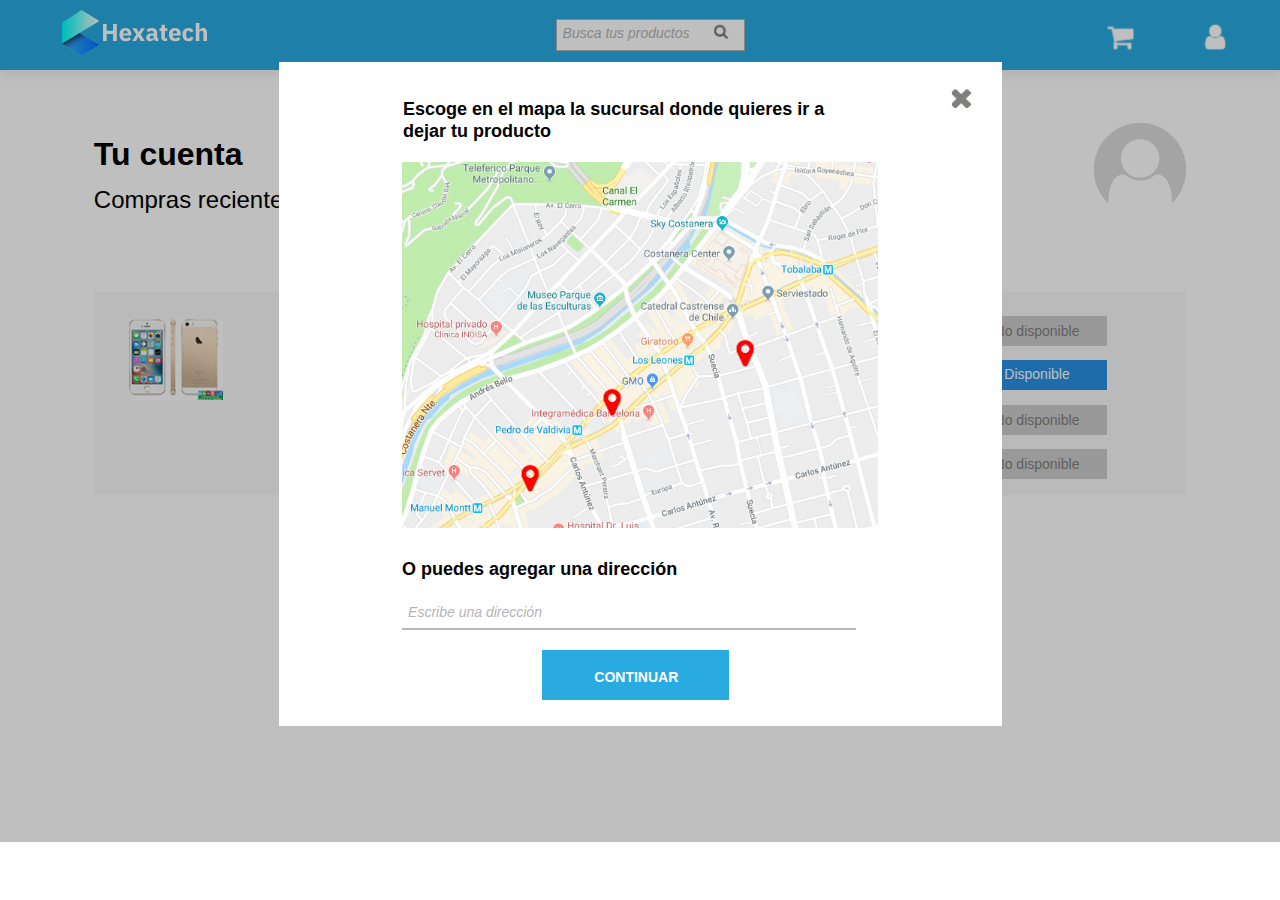
<file: acciones/selecciona.html>
<!DOCTYPE html>
<html class="nojs html css_verticalspacer" lang="es-ES">
 <head>

  <meta http-equiv="Content-type" content="text/html;charset=UTF-8"/>
  <meta name="generator" content="2018.0.0.379"/>
  <meta name="viewport" content="width=device-width, initial-scale=1.0"/>
  
  <script type="text/javascript">
   // Update the 'nojs'/'js' class on the html node
document.documentElement.className = document.documentElement.className.replace(/\bnojs\b/g, 'js');

// Check that all required assets are uploaded and up-to-date
if(typeof Muse == "undefined") window.Muse = {}; window.Muse.assets = {"required":["museutils.js", "museconfig.js", "jquery.watch.js", "webpro.js", "musewpslideshow.js", "jquery.museoverlay.js", "touchswipe.js", "jquery.museresponsive.js", "require.js", "selecciona.css"], "outOfDate":[]};
</script>
  
  <link rel="shortcut icon" href="images/favicon.ico?crc=4227914058"/>
  <title>selecciona</title>
  <!-- CSS -->
  <link rel="stylesheet" type="text/css" href="css/site_global.css?crc=444006867"/>
  <link rel="stylesheet" type="text/css" href="css/selecciona.css?crc=364458652" id="pagesheet"/>
  <!-- IE-only CSS -->
  <!--[if lt IE 9]>
  <link rel="stylesheet" type="text/css" href="css/iefonts_selecciona.css?crc=3824530138"/>
  <link rel="stylesheet" type="text/css" href="css/nomq_selecciona.css?crc=3872515290" id="nomq_pagesheet"/>
  <![endif]-->
  <!-- Other scripts -->
  <script type="text/javascript">
   var __adobewebfontsappname__ = "muse";
</script>
  <!-- JS includes -->
  <script src="https://webfonts.creativecloud.com/open-sans:n7,n4,n6,i4,i3,n3:default.js" type="text/javascript"></script>
   </head>
 <body>

  <div class="breakpoint active" id="bp_infinity" data-min-width="1367"><!-- responsive breakpoint node -->
   <div class="clearfix borderbox" id="page"><!-- group -->
    <div class="clip_frame grpelem" id="u1923"><!-- image -->
     <img class="block temp_no_img_src" id="u1923_img" data-orig-src="images/user.png?crc=469259139" alt="" data-heightwidthratio="1" data-image-width="104" data-image-height="104" src="images/blank.gif?crc=4208392903"/>
    </div>
    <div class="clearfix grpelem shared_content" id="u1922-4" data-muse-temp-textContainer-sizePolicy="true" data-muse-temp-textContainer-pinning="true" data-content-guid="u1922-4_content"><!-- content -->
     <p>Tu cuenta</p>
    </div>
    <div class="clearfix grpelem" id="u1893"><!-- group -->
     <div class="clip_frame grpelem" id="u1895"><!-- image -->
      <img class="block temp_no_img_src" id="u1895_img" data-orig-src="images/imagen%20pegada%20643x555.jpg?crc=375218192" alt="" data-heightwidthratio="0.8666666666666667" data-image-width="105" data-image-height="91" src="images/blank.gif?crc=4208392903"/>
     </div>
     <div class="clearfix grpelem" id="pu1912-4"><!-- column -->
      <div class="clearfix colelem shared_content" id="u1912-4" data-muse-temp-textContainer-sizePolicy="true" data-muse-temp-textContainer-pinning="true" data-content-guid="u1912-4_content"><!-- content -->
       <p>Nombre del producto</p>
      </div>
      <div class="clearfix colelem shared_content" id="u1897-4" data-muse-temp-textContainer-sizePolicy="true" data-muse-temp-textContainer-pinning="true" data-content-guid="u1897-4_content"><!-- content -->
       <p>IPHONE SE 16GB ROSE GOLD</p>
      </div>
     </div>
     <div class="clearfix grpelem" id="pu1913-4"><!-- column -->
      <div class="clearfix colelem shared_content" id="u1913-4" data-muse-temp-textContainer-sizePolicy="true" data-muse-temp-textContainer-pinning="true" data-content-guid="u1913-4_content"><!-- content -->
       <p>Estado</p>
      </div>
      <img class="colelem temp_no_img_src" id="u1898-5" alt="Entregado " data-orig-src="images/u1898-5.png?crc=218280777" data-image-width="187" src="images/blank.gif?crc=4208392903"/><!-- rasterized frame -->
     </div>
     <div class="clearfix grpelem" id="pu1899-10"><!-- group -->
      <div class="clearfix grpelem shared_content" id="u1899-10" data-muse-temp-textContainer-sizePolicy="true" data-muse-temp-textContainer-pinning="true" data-content-guid="u1899-10_content"><!-- content -->
       <p>Tracking</p>
       <p>Devolver</p>
       <p>Modificar dirección</p>
       <p>Cancelar</p>
      </div>
      <div class="clearfix grpelem shared_content" id="u1900" data-content-guid="u1900_content"><!-- group -->
       <div class="clearfix grpelem" id="u1901"><!-- group -->
        <div class="clearfix grpelem" id="u1902-4" data-muse-temp-textContainer-sizePolicy="true" data-muse-temp-textContainer-pinning="true"><!-- content -->
         <p>No disponible</p>
        </div>
       </div>
      </div>
      <div class="clearfix grpelem shared_content" id="u1903" data-content-guid="u1903_content"><!-- group -->
       <div class="clearfix grpelem" id="u1904"><!-- group -->
        <div class="clearfix grpelem" id="u1905-4" data-muse-temp-textContainer-sizePolicy="true" data-muse-temp-textContainer-pinning="true"><!-- content -->
         <p>No disponible</p>
        </div>
       </div>
      </div>
      <div class="clearfix grpelem shared_content" id="u1906" data-content-guid="u1906_content"><!-- group -->
       <div class="pointer_cursor MuseLinkActive clearfix grpelem" id="u1907"><!-- group -->
        <a class="block" href="selecciona.html"><!-- Block link tag --></a>
        <a class="nonblock nontext MuseLinkActive clearfix grpelem" id="u1908-4" href="selecciona.html" data-muse-temp-textContainer-sizePolicy="true" data-muse-temp-textContainer-pinning="true"><!-- content --><p>Disponible</p></a>
       </div>
      </div>
      <div class="clearfix grpelem shared_content" id="u1909" data-content-guid="u1909_content"><!-- group -->
       <div class="clearfix grpelem" id="u1911"><!-- group -->
        <div class="clearfix grpelem" id="u1910-4" data-muse-temp-textContainer-sizePolicy="true" data-muse-temp-textContainer-pinning="true"><!-- content -->
         <p>No disponible</p>
        </div>
       </div>
      </div>
      <div class="clearfix grpelem shared_content" id="u1914-4" data-muse-temp-textContainer-sizePolicy="true" data-muse-temp-textContainer-pinning="true" data-content-guid="u1914-4_content"><!-- content -->
       <p>Acciones</p>
      </div>
     </div>
    </div>
    <div class="clearfix grpelem shared_content" id="u1894-4" data-muse-temp-textContainer-sizePolicy="true" data-muse-temp-textContainer-pinning="true" data-content-guid="u1894-4_content"><!-- content -->
     <p>Compras recientes</p>
    </div>
    <div class="browser_width grpelem" id="u1915-bw">
     <div class="shadow" id="u1915"><!-- group -->
      <div class="clearfix" id="u1915_align_to_page">
       <img class="grpelem temp_no_img_src" id="u1921-4" alt="" data-orig-src="images/u1921-4.png?crc=4208842087" data-image-width="60" src="images/blank.gif?crc=4208392903"/><!-- rasterized frame -->
       <img class="grpelem temp_no_img_src" id="u1920-4" alt="" data-orig-src="images/u1920-4.png?crc=3772526576" data-image-width="60" src="images/blank.gif?crc=4208392903"/><!-- rasterized frame -->
      </div>
     </div>
    </div>
    <div class="PamphletWidget clearfix allow_click_through grpelem" id="pamphletu1925" data-visibility="changed" style="visibility:hidden"><!-- none box -->
     <div class="ThumbGroup clearfix colelem" data-col-pos="1" id="u1926"><!-- none box -->
      <div class="popup_anchor allow_click_through grpelem" data-col-pos="0" id="u1927popup">
       <div class="Thumb popup_element rounded-corners" data-col-pos="0" id="u1927"><!-- simple frame --></div>
      </div>
     </div>
     <div class="popup_anchor allow_click_through colelem" data-col-pos="0" id="u1932popup">
      <div class="ContainerGroup clearfix" data-col-pos="0" id="u1932"><!-- none box -->
       <div class="Container invi shadow clearfix grpelem" data-col-pos="0" id="u1933"><!-- group -->
        <div class="clearfix grpelem shared_content" id="u1934-4" data-muse-temp-textContainer-sizePolicy="true" data-muse-temp-textContainer-pinning="true" data-content-guid="u1934-4_content"><!-- content -->
         <p>El carro de compras está vacío</p>
        </div>
       </div>
      </div>
     </div>
    </div>
    <form class="form-grp clearfix grpelem" id="widgetu2121" method="post" enctype="multipart/form-data" action="scripts/form-u2121.php"><!-- none box -->
     <div class="clearfix grpelem" id="pu2127-3"><!-- column -->
      <button class="submit-btn NoWrap rounded-corners clearfix colelem" id="u2127-3" data-muse-temp-textContainer-sizePolicy="true" data-muse-temp-textContainer-pinning="true" type="submit" value="&nbsp;" tabindex="2"><!-- content -->
       <div style="margin-top:-12px;height:12px;" class="shared_content" data-content-guid="u2127-3_0_content">
        <p>&nbsp;</p>
       </div>
      </button>
      <div class="fld-grp clearfix colelem" id="widgetu2128" data-required="true"><!-- none box -->
       <span class="fld-input NoWrap actAsDiv clearfix grpelem" id="u2131-4" data-muse-temp-textContainer-sizePolicy="true" data-muse-temp-textContainer-pinning="true"><!-- content --><div id="u2131-3"><input class="wrapped-input shared_content" type="text" spellcheck="false" id="widgetu2128_input" name="custom_U2128" tabindex="1" data-content-guid="widgetu2128_input_content"/><label class="wrapped-input fld-prompt" id="widgetu2128_prompt" for="widgetu2128_input"><span class="actAsPara shared_content" data-content-guid="widgetu2128_prompt_0_content">Busca tus productos</span></label></div></span>
      </div>
     </div>
     <div class="clearfix grpelem" id="pu2136-4"><!-- group -->
      <div class="clearfix grpelem" id="u2136-4" data-muse-temp-textContainer-sizePolicy="true" data-muse-temp-textContainer-pinning="true"><!-- content -->
       <p class="shared_content" data-content-guid="u2136-4_0_content">Enviando formulario...</p>
      </div>
      <div class="clearfix grpelem" id="u2126-4" data-muse-temp-textContainer-sizePolicy="true" data-muse-temp-textContainer-pinning="true"><!-- content -->
       <p class="shared_content" data-content-guid="u2126-4_0_content">El servidor ha detectado un error.</p>
      </div>
      <div class="clearfix grpelem" id="u2137-4" data-muse-temp-textContainer-sizePolicy="true" data-muse-temp-textContainer-pinning="true"><!-- content -->
       <p id="u2137-2" class="shared_content" data-content-guid="u2137-2_content">Formulario recibido.</p>
      </div>
     </div>
    </form>
    <img class="grpelem temp_no_img_src" id="u1917-4" alt="" data-orig-src="images/u1917-4.png?crc=332053706" data-image-width="29" src="images/blank.gif?crc=4208392903"/><!-- rasterized frame -->
    <div class="clip_frame grpelem" id="u2365"><!-- svg -->
     <img class="svg svg_mar temp_no_img_src" id="u2366" data-orig-src="images/logo02.svg?crc=3983379922" onload="this.style.height=(this.offsetWidth*58/184)+'px'" alt="" data-mu-svgfallback="images/logo02_poster_.png?crc=4267933418" data-heightwidthratio="0.31521739130434784" data-image-width="184" data-image-height="58" src="images/blank.gif?crc=4208392903"/>
    </div>
    <a class="nonblock nontext grpelem shared_content" id="u975" href="index.html" data-sizePolicy="fixed" data-pintopage="page_fluidx" data-content-guid="u975_content"><!-- simple frame --></a>
    <div class="clearfix grpelem" id="u979"><!-- group -->
     <div class="clearfix grpelem" id="pu1002-4"><!-- column -->
      <div class="clearfix colelem shared_content" id="u1002-4" data-muse-temp-textContainer-sizePolicy="true" data-muse-temp-textContainer-pinning="true" data-content-guid="u1002-4_content"><!-- content -->
       <p>Escoge en el mapa la sucursal donde quieres ir a dejar tu producto</p>
      </div>
      <div class="clearfix colelem" id="pu1067"><!-- group -->
       <div class="clip_frame grpelem" id="u1067"><!-- image -->
        <img class="block temp_no_img_src" id="u1067_img" data-orig-src="images/imagen%20pegada%20634x488.jpg?crc=276086678" alt="" data-heightwidthratio="0.7705223880597015" data-image-width="536" data-image-height="413" src="images/blank.gif?crc=4208392903"/>
       </div>
       <div class="PamphletWidget clearfix allow_click_through grpelem" id="pamphletu1078" data-visibility="changed" style="visibility:hidden"><!-- none box -->
        <div class="popup_anchor allow_click_through grpelem" data-col-pos="0" id="u1079popup">
         <div class="ContainerGroup clearfix" data-col-pos="0" id="u1079"><!-- none box -->
          <div class="Container invi clearfix grpelem" data-col-pos="0" id="u1080"><!-- group -->
           <div class="clearfix grpelem shared_content" id="u1081-13" data-muse-temp-textContainer-sizePolicy="true" data-muse-temp-textContainer-pinning="true" data-content-guid="u1081-13_content"><!-- content -->
            <p id="u1081-2"><span>Oficina Correos Chile</span></p>
            <p id="u1081-4"><span>Pedro de Valdivia</span></p>
            <p id="u1081-5">&nbsp;</p>
            <p id="u1081-7"><span>Av. Providencia 2049</span></p>
            <p id="u1081-8">&nbsp;</p>
            <p id="u1081-11"><a class="nonblock" href="etiqueta.html"><span id="u1081-9">SELECCIONAR</span></a></p>
           </div>
          </div>
          <div class="Container invi clearfix grpelem" data-col-pos="1" id="u1261"><!-- group -->
           <div class="clearfix grpelem shared_content" id="u1482-13" data-muse-temp-textContainer-sizePolicy="true" data-muse-temp-textContainer-pinning="true" data-content-guid="u1482-13_content"><!-- content -->
            <p id="u1482-2"><span>Oficina Correos Chile</span></p>
            <p id="u1482-4"><span>Antonio Varas</span></p>
            <p id="u1482-5">&nbsp;</p>
            <p id="u1482-7"><span>Av. Nueva Providencia 1358</span></p>
            <p id="u1482-8">&nbsp;</p>
            <p id="u1482-11"><a class="nonblock" href="etiqueta.html"><span id="u1482-9">SELECCIONAR</span></a></p>
           </div>
          </div>
          <div class="Container invi clearfix grpelem" data-col-pos="2" id="u1234"><!-- group -->
           <div class="clearfix grpelem shared_content" id="u1255-13" data-muse-temp-textContainer-sizePolicy="true" data-muse-temp-textContainer-pinning="true" data-content-guid="u1255-13_content"><!-- content -->
            <p id="u1255-2"><span>Oficina Correos Chile</span></p>
            <p id="u1255-4"><span>Los Leones</span></p>
            <p id="u1255-5">&nbsp;</p>
            <p id="u1255-7"><span>Av. Los Leones 170</span></p>
            <p id="u1255-8">&nbsp;</p>
            <p id="u1255-11"><a class="nonblock" href="etiqueta.html"><span id="u1255-9">SELECCIONAR</span></a></p>
           </div>
          </div>
         </div>
        </div>
        <div class="ThumbGroup clearfix grpelem" data-col-pos="2" id="u1095"><!-- none box -->
         <div class="popup_anchor allow_click_through grpelem" data-col-pos="0" id="u1097popup">
          <div class="Thumb popup_element rounded-corners clearfix" data-col-pos="0" id="u1097"><!-- group -->
           <div class="grpelem shared_content" id="u1229" data-content-guid="u1229_content"><!-- state-based BG images -->
            <img alt="" src="images/blank.gif?crc=4208392903"/>
            <div class="fluid_height_spacer"></div>
           </div>
          </div>
         </div>
         <div class="popup_anchor allow_click_through grpelem" data-col-pos="1" id="u1270popup">
          <div class="Thumb popup_element rounded-corners clearfix" data-col-pos="1" id="u1270"><!-- group -->
           <div class="grpelem shared_content" id="u1278" data-content-guid="u1278_content"><!-- state-based BG images -->
            <img alt="" src="images/blank.gif?crc=4208392903"/>
            <div class="fluid_height_spacer"></div>
           </div>
          </div>
         </div>
         <div class="popup_anchor allow_click_through grpelem" data-col-pos="2" id="u1242popup">
          <div class="Thumb popup_element rounded-corners clearfix" data-col-pos="2" id="u1242"><!-- group -->
           <div class="grpelem shared_content" id="u1250" data-content-guid="u1250_content"><!-- state-based BG images -->
            <img alt="" src="images/blank.gif?crc=4208392903"/>
            <div class="fluid_height_spacer"></div>
           </div>
          </div>
         </div>
        </div>
       </div>
       <form class="form-grp clearfix grpelem" id="widgetu2812" method="post" enctype="multipart/form-data" action="scripts/form-u2812.php"><!-- none box -->
        <div class="fld-grp clearfix colelem" id="widgetu2815" data-required="false"><!-- none box -->
         <label class="fld-label actAsDiv clearfix colelem" id="u2818-4" data-muse-temp-textContainer-sizePolicy="true" data-muse-temp-textContainer-pinning="true" for="widgetu2815_input"><!-- content --><span class="actAsPara shared_content" data-content-guid="u2818-4_0_content">O puedes agregar una dirección</span></label>
         <span class="fld-textarea actAsDiv clearfix colelem" id="u2817-4" data-muse-temp-textContainer-sizePolicy="true" data-muse-temp-textContainer-pinning="true"><!-- content --><div id="u2817-3"><textarea class="wrapped-input shared_content" id="widgetu2815_input" name="custom_U2815" tabindex="3" data-content-guid="widgetu2815_input_content"></textarea><label class="wrapped-input fld-prompt" id="widgetu2815_prompt" for="widgetu2815_input"><span class="actAsPara shared_content" data-content-guid="widgetu2815_prompt_0_content">Escribe una dirección</span></label></div></span>
        </div>
        <button class="submit-btn NoWrap clearfix colelem" id="u2814-4" data-muse-temp-textContainer-sizePolicy="true" data-muse-temp-textContainer-pinning="true" type="submit" value="CONTINUAR" tabindex="4"><!-- content -->
         <div style="margin-top:-22px;height:22px;" class="shared_content" data-content-guid="u2814-4_0_content">
          <p id="u2814-2">CONTINUAR</p>
         </div>
        </button>
        <div class="clearfix colelem" id="pu2813-4"><!-- group -->
         <div class="clearfix grpelem" id="u2813-4" data-muse-temp-textContainer-sizePolicy="true" data-muse-temp-textContainer-pinning="true"><!-- content -->
          <p class="shared_content" data-content-guid="u2813-4_0_content">Enviando formulario...</p>
         </div>
         <div class="clearfix grpelem" id="u2824-4" data-muse-temp-textContainer-sizePolicy="true" data-muse-temp-textContainer-pinning="true"><!-- content -->
          <p class="shared_content" data-content-guid="u2824-4_0_content">El servidor ha detectado un error.</p>
         </div>
         <div class="clearfix grpelem" id="u2823-4" data-muse-temp-textContainer-sizePolicy="true" data-muse-temp-textContainer-pinning="true"><!-- content -->
          <p class="shared_content" data-content-guid="u2823-4_0_content">Formulario recibido.</p>
         </div>
        </div>
       </form>
       <div class="clearfix grpelem shared_content" id="u2887" data-content-guid="u2887_content"><!-- group -->
        <div class="pointer_cursor clearfix grpelem" id="u2888"><!-- group -->
         <a class="block" href="etiqueta.html"><!-- Block link tag --></a>
         <a class="nonblock nontext clearfix grpelem" id="u2889-4" href="etiqueta.html" data-muse-temp-textContainer-sizePolicy="true" data-muse-temp-textContainer-pinning="true"><!-- content --><p>CONTINUAR</p></a>
        </div>
       </div>
      </div>
     </div>
     <a class="nonblock nontext grpelem" id="u994-4" href="index.html"><!-- rasterized frame --><img class="temp_no_img_src" id="u994-4_img" alt="" data-orig-src="images/u994-4.png?crc=378037923" data-image-width="23" src="images/blank.gif?crc=4208392903"/></a>
    </div>
    <div class="verticalspacer" data-offset-top="689" data-content-above-spacer="637" data-content-below-spacer="61" data-sizePolicy="fixed" data-pintopage="page_fixedLeft"></div>
   </div>
   <div class="preload_images">
    <img class="preload temp_no_img_src" data-orig-src="images/u1229-a.png?crc=11837341" alt="" src="images/blank.gif?crc=4208392903"/>
    <img class="preload temp_no_img_src" data-orig-src="images/u1278-a.png?crc=11837341" alt="" src="images/blank.gif?crc=4208392903"/>
    <img class="preload temp_no_img_src" data-orig-src="images/u1250-a.png?crc=11837341" alt="" src="images/blank.gif?crc=4208392903"/>
   </div>
  </div>
  <div class="breakpoint" id="bp_1366" data-max-width="1366"><!-- responsive breakpoint node -->
   <div class="clearfix borderbox temp_no_id" data-orig-id="page"><!-- group -->
    <div class="clearfix grpelem" id="pu1915"><!-- group -->
     <div class="browser_width temp_no_id" data-orig-id="u1915-bw">
      <div class="shadow temp_no_id" data-orig-id="u1915"><!-- simple frame --></div>
     </div>
     <div id="u1920-4-wrapper">
      <img class="temp_no_id temp_no_img_src" alt="" data-orig-src="images/u1920-42.png?crc=4171122735" data-image-width="57" data-orig-id="u1920-4" src="images/blank.gif?crc=4208392903"/><!-- rasterized frame -->
     </div>
     <div id="u1921-4-wrapper">
      <img class="temp_no_id temp_no_img_src" alt="" data-orig-src="images/u1921-42.png?crc=200748593" data-image-width="57" data-orig-id="u1921-4" src="images/blank.gif?crc=4208392903"/><!-- rasterized frame -->
     </div>
     <div id="pamphletu1925-wrapper">
      <div class="PamphletWidget clearfix allow_click_through temp_no_id" data-visibility="changed" style="visibility:hidden" data-orig-id="pamphletu1925"><!-- none box -->
       <div class="ThumbGroup clearfix colelem temp_no_id" data-col-pos="1" data-orig-id="u1926"><!-- none box -->
        <div class="popup_anchor allow_click_through grpelem temp_no_id" data-col-pos="0" data-orig-id="u1927popup">
         <div class="Thumb popup_element rounded-corners temp_no_id" data-col-pos="0" data-orig-id="u1927"><!-- simple frame --></div>
        </div>
       </div>
       <div class="popup_anchor allow_click_through colelem temp_no_id" data-col-pos="0" data-orig-id="u1932popup">
        <div class="ContainerGroup clearfix temp_no_id" data-col-pos="0" data-orig-id="u1932"><!-- none box -->
         <div class="Container invi shadow clearfix grpelem temp_no_id" data-col-pos="0" data-orig-id="u1933"><!-- group -->
          <span class="clearfix grpelem placeholder" data-placeholder-for="u1934-4_content"><!-- placeholder node --></span>
         </div>
        </div>
       </div>
      </div>
     </div>
     <div id="widgetu2121-wrapper">
      <form class="form-grp clearfix temp_no_id" method="post" enctype="multipart/form-data" action="scripts/form-u2121.php" data-orig-id="widgetu2121"><!-- none box -->
       <div class="clearfix grpelem temp_no_id" data-orig-id="pu2127-3"><!-- column -->
        <button class="submit-btn NoWrap rounded-corners clearfix colelem temp_no_id" data-muse-temp-textContainer-sizePolicy="true" data-muse-temp-textContainer-pinning="true" type="submit" value="&nbsp;" tabindex="6" data-orig-id="u2127-3"><!-- content -->
         <span class="placeholder" data-placeholder-for="u2127-3_0_content"><!-- placeholder node --></span>
        </button>
        <div class="fld-grp clearfix colelem temp_no_id" data-required="true" data-orig-id="widgetu2128"><!-- none box -->
         <span class="fld-input NoWrap actAsDiv clearfix grpelem temp_no_id" data-muse-temp-textContainer-sizePolicy="true" data-muse-temp-textContainer-pinning="true" data-orig-id="u2131-4"><!-- content --><div class="temp_no_id" data-orig-id="u2131-3"><span class="wrapped-input placeholder" data-placeholder-for="widgetu2128_input_content"><!-- placeholder node --></span><label class="wrapped-input fld-prompt temp_no_id" for="widgetu2128_input" data-orig-id="widgetu2128_prompt"><span class="actAsPara placeholder" data-placeholder-for="widgetu2128_prompt_0_content"><!-- placeholder node --></span></label></div></span>
        </div>
       </div>
       <div class="clearfix grpelem temp_no_id" data-orig-id="pu2136-4"><!-- group -->
        <div class="clearfix grpelem temp_no_id" data-muse-temp-textContainer-sizePolicy="true" data-muse-temp-textContainer-pinning="true" data-orig-id="u2136-4"><!-- content -->
         <span class="placeholder" data-placeholder-for="u2136-4_0_content"><!-- placeholder node --></span>
        </div>
        <div class="clearfix grpelem temp_no_id" data-muse-temp-textContainer-sizePolicy="true" data-muse-temp-textContainer-pinning="true" data-orig-id="u2126-4"><!-- content -->
         <span class="placeholder" data-placeholder-for="u2126-4_0_content"><!-- placeholder node --></span>
        </div>
        <div class="clearfix grpelem temp_no_id" data-muse-temp-textContainer-sizePolicy="true" data-muse-temp-textContainer-pinning="true" data-orig-id="u2137-4"><!-- content -->
         <span class="placeholder" data-placeholder-for="u2137-2_content"><!-- placeholder node --></span>
        </div>
       </div>
      </form>
     </div>
     <div id="u1917-4-wrapper">
      <img class="temp_no_id temp_no_img_src" alt="" data-orig-src="images/u1917-42.png?crc=268535819" data-image-width="28" data-orig-id="u1917-4" src="images/blank.gif?crc=4208392903"/><!-- rasterized frame -->
     </div>
     <div id="u2365-wrapper">
      <div class="clip_frame temp_no_id" data-orig-id="u2365"><!-- svg -->
       <img class="svg svg_mar temp_no_id temp_no_img_src" data-orig-src="images/logo02.svg?crc=3983379922" onload="this.style.height=(this.offsetWidth*48.81509433962263/155.32075471698116)+'px'" alt="" data-mu-svgfallback="images/logo02_poster_.png?crc=4267933418" data-heightwidthratio="0.3161290322580645" data-image-width="155" data-image-height="49" data-orig-id="u2366" src="images/blank.gif?crc=4208392903"/>
      </div>
     </div>
    </div>
    <div class="clearfix grpelem" id="pu1923"><!-- group -->
     <div class="clip_frame grpelem temp_no_id" data-orig-id="u1923"><!-- image -->
      <img class="block temp_no_id temp_no_img_src" data-orig-src="images/user.png?crc=469259139" alt="" data-heightwidthratio="1" data-image-width="99" data-image-height="99" data-orig-id="u1923_img" src="images/blank.gif?crc=4208392903"/>
     </div>
     <span class="clearfix grpelem placeholder" data-placeholder-for="u1922-4_content"><!-- placeholder node --></span>
     <div class="clearfix grpelem temp_no_id" data-orig-id="u1893"><!-- group -->
      <div class="clip_frame grpelem temp_no_id" data-orig-id="u1895"><!-- image -->
       <img class="block temp_no_id temp_no_img_src" data-orig-src="images/imagen%20pegada%20643x555100x87.jpg?crc=4281411471" alt="" data-heightwidthratio="0.86" data-image-width="100" data-image-height="86" data-orig-id="u1895_img" src="images/blank.gif?crc=4208392903"/>
      </div>
      <span class="clearfix grpelem placeholder" data-placeholder-for="u1897-4_content"><!-- placeholder node --></span>
      <img class="grpelem temp_no_id temp_no_img_src" alt="Entregado " data-orig-src="images/u1898-52.png?crc=436449202" data-image-width="178" data-orig-id="u1898-5" src="images/blank.gif?crc=4208392903"/><!-- rasterized frame -->
      <span class="clearfix grpelem placeholder" data-placeholder-for="u1899-10_content"><!-- placeholder node --></span>
      <div class="clearfix grpelem" id="pu1909"><!-- column -->
       <span class="clearfix colelem placeholder" data-placeholder-for="u1909_content"><!-- placeholder node --></span>
       <span class="clearfix colelem placeholder" data-placeholder-for="u1906_content"><!-- placeholder node --></span>
       <span class="clearfix colelem placeholder" data-placeholder-for="u1903_content"><!-- placeholder node --></span>
       <span class="clearfix colelem placeholder" data-placeholder-for="u1900_content"><!-- placeholder node --></span>
      </div>
     </div>
     <span class="clearfix grpelem placeholder" data-placeholder-for="u1894-4_content"><!-- placeholder node --></span>
     <span class="clearfix grpelem placeholder" data-placeholder-for="u1912-4_content"><!-- placeholder node --></span>
     <span class="clearfix grpelem placeholder" data-placeholder-for="u1913-4_content"><!-- placeholder node --></span>
     <span class="clearfix grpelem placeholder" data-placeholder-for="u1914-4_content"><!-- placeholder node --></span>
     <span class="nonblock nontext grpelem placeholder" data-placeholder-for="u975_content"><!-- placeholder node --></span>
     <div class="clearfix grpelem temp_no_id" data-orig-id="u979"><!-- column -->
      <div class="position_content" id="u979_position_content">
       <div class="clearfix colelem temp_no_id" data-orig-id="pu1002-4"><!-- group -->
        <span class="clearfix grpelem placeholder" data-placeholder-for="u1002-4_content"><!-- placeholder node --></span>
        <a class="nonblock nontext grpelem temp_no_id" href="index.html" data-orig-id="u994-4"><!-- rasterized frame --><img class="temp_no_id temp_no_img_src" alt="" data-orig-src="images/u994-42.png?crc=4079038265" data-image-width="22" data-orig-id="u994-4_img" src="images/blank.gif?crc=4208392903"/></a>
       </div>
       <div class="clearfix colelem temp_no_id" data-orig-id="pu1067"><!-- group -->
        <div class="clip_frame grpelem temp_no_id" data-orig-id="u1067"><!-- image -->
         <img class="block temp_no_id temp_no_img_src" data-orig-src="images/imagen%20pegada%20634x488.jpg?crc=276086678" alt="" data-heightwidthratio="0.7696850393700787" data-image-width="508" data-image-height="391" data-orig-id="u1067_img" src="images/blank.gif?crc=4208392903"/>
        </div>
        <div class="PamphletWidget clearfix allow_click_through grpelem temp_no_id" data-visibility="changed" style="visibility:hidden" data-orig-id="pamphletu1078"><!-- none box -->
         <div class="popup_anchor allow_click_through grpelem temp_no_id" data-col-pos="0" data-orig-id="u1079popup">
          <div class="ContainerGroup clearfix temp_no_id" data-col-pos="0" data-orig-id="u1079"><!-- none box -->
           <div class="Container invi clearfix grpelem temp_no_id" data-col-pos="0" data-orig-id="u1080"><!-- group -->
            <span class="clearfix grpelem placeholder" data-placeholder-for="u1081-13_content"><!-- placeholder node --></span>
           </div>
           <div class="Container invi clearfix grpelem temp_no_id" data-col-pos="1" data-orig-id="u1261"><!-- group -->
            <span class="clearfix grpelem placeholder" data-placeholder-for="u1482-13_content"><!-- placeholder node --></span>
           </div>
           <div class="Container invi clearfix grpelem temp_no_id" data-col-pos="2" data-orig-id="u1234"><!-- group -->
            <span class="clearfix grpelem placeholder" data-placeholder-for="u1255-13_content"><!-- placeholder node --></span>
           </div>
          </div>
         </div>
         <div class="ThumbGroup clearfix grpelem temp_no_id" data-col-pos="2" data-orig-id="u1095"><!-- none box -->
          <div class="popup_anchor allow_click_through grpelem temp_no_id" data-col-pos="1" data-orig-id="u1270popup">
           <div class="Thumb popup_element rounded-corners clearfix temp_no_id" data-col-pos="1" data-orig-id="u1270"><!-- group -->
            <span class="grpelem placeholder" data-placeholder-for="u1278_content"><!-- placeholder node --></span>
           </div>
          </div>
          <div class="popup_anchor allow_click_through grpelem temp_no_id" data-col-pos="0" data-orig-id="u1097popup">
           <div class="Thumb popup_element rounded-corners clearfix temp_no_id" data-col-pos="0" data-orig-id="u1097"><!-- group -->
            <span class="grpelem placeholder" data-placeholder-for="u1229_content"><!-- placeholder node --></span>
           </div>
          </div>
          <div class="popup_anchor allow_click_through grpelem temp_no_id" data-col-pos="2" data-orig-id="u1242popup">
           <div class="Thumb popup_element rounded-corners clearfix temp_no_id" data-col-pos="2" data-orig-id="u1242"><!-- group -->
            <span class="grpelem placeholder" data-placeholder-for="u1250_content"><!-- placeholder node --></span>
           </div>
          </div>
         </div>
        </div>
       </div>
       <div class="clearfix colelem" id="pwidgetu2812"><!-- group -->
        <form class="form-grp clearfix grpelem temp_no_id" method="post" enctype="multipart/form-data" action="scripts/form-u2812.php" data-orig-id="widgetu2812"><!-- none box -->
         <button class="submit-btn NoWrap clearfix grpelem temp_no_id" data-muse-temp-textContainer-sizePolicy="true" data-muse-temp-textContainer-pinning="true" type="submit" value="CONTINUAR" tabindex="8" data-orig-id="u2814-4"><!-- content -->
          <span class="placeholder" data-placeholder-for="u2814-4_0_content"><!-- placeholder node --></span>
         </button>
         <div class="fld-grp clearfix grpelem temp_no_id" data-required="false" data-orig-id="widgetu2815"><!-- none box -->
          <label class="fld-label actAsDiv clearfix colelem temp_no_id" data-muse-temp-textContainer-sizePolicy="true" data-muse-temp-textContainer-pinning="true" for="widgetu2815_input" data-orig-id="u2818-4"><!-- content --><span class="actAsPara placeholder" data-placeholder-for="u2818-4_0_content"><!-- placeholder node --></span></label>
          <span class="fld-textarea actAsDiv clearfix colelem temp_no_id" data-muse-temp-textContainer-sizePolicy="true" data-muse-temp-textContainer-pinning="true" data-orig-id="u2817-4"><!-- content --><div class="temp_no_id" data-orig-id="u2817-3"><span class="wrapped-input placeholder" data-placeholder-for="widgetu2815_input_content"><!-- placeholder node --></span><label class="wrapped-input fld-prompt temp_no_id" for="widgetu2815_input" data-orig-id="widgetu2815_prompt"><span class="actAsPara placeholder" data-placeholder-for="widgetu2815_prompt_0_content"><!-- placeholder node --></span></label></div></span>
         </div>
         <div class="clearfix grpelem temp_no_id" data-orig-id="pu2813-4"><!-- group -->
          <div class="clearfix grpelem temp_no_id" data-muse-temp-textContainer-sizePolicy="true" data-muse-temp-textContainer-pinning="true" data-orig-id="u2813-4"><!-- content -->
           <span class="placeholder" data-placeholder-for="u2813-4_0_content"><!-- placeholder node --></span>
          </div>
          <div class="clearfix grpelem temp_no_id" data-muse-temp-textContainer-sizePolicy="true" data-muse-temp-textContainer-pinning="true" data-orig-id="u2824-4"><!-- content -->
           <span class="placeholder" data-placeholder-for="u2824-4_0_content"><!-- placeholder node --></span>
          </div>
          <div class="clearfix grpelem temp_no_id" data-muse-temp-textContainer-sizePolicy="true" data-muse-temp-textContainer-pinning="true" data-orig-id="u2823-4"><!-- content -->
           <span class="placeholder" data-placeholder-for="u2823-4_0_content"><!-- placeholder node --></span>
          </div>
         </div>
        </form>
        <span class="clearfix grpelem placeholder" data-placeholder-for="u2887_content"><!-- placeholder node --></span>
       </div>
      </div>
     </div>
    </div>
    <div class="verticalspacer" data-offset-top="842" data-content-above-spacer="842" data-content-below-spacer="0" data-sizePolicy="fixed" data-pintopage="page_fixedLeft"></div>
   </div>
   <div class="preload_images">
    <img class="preload temp_no_img_src" data-orig-src="images/u1278-a2.png?crc=444122452" alt="" src="images/blank.gif?crc=4208392903"/>
    <img class="preload temp_no_img_src" data-orig-src="images/u1229-a2.png?crc=444122452" alt="" src="images/blank.gif?crc=4208392903"/>
    <img class="preload temp_no_img_src" data-orig-src="images/u1250-a2.png?crc=444122452" alt="" src="images/blank.gif?crc=4208392903"/>
   </div>
  </div>
  <!-- Other scripts -->
  <script type="text/javascript">
   // Decide weather to suppress missing file error or not based on preference setting
var suppressMissingFileError = false
</script>
  <script type="text/javascript">
   window.Muse.assets.check=function(d){if(!window.Muse.assets.checked){window.Muse.assets.checked=!0;var b={},c=function(a,b){if(window.getComputedStyle){var c=window.getComputedStyle(a,null);return c&&c.getPropertyValue(b)||c&&c[b]||""}if(document.documentElement.currentStyle)return(c=a.currentStyle)&&c[b]||a.style&&a.style[b]||"";return""},a=function(a){if(a.match(/^rgb/))return a=a.replace(/\s+/g,"").match(/([\d\,]+)/gi)[0].split(","),(parseInt(a[0])<<16)+(parseInt(a[1])<<8)+parseInt(a[2]);if(a.match(/^\#/))return parseInt(a.substr(1),
16);return 0},g=function(g){for(var f=document.getElementsByTagName("link"),h=0;h<f.length;h++)if("text/css"==f[h].type){var i=(f[h].href||"").match(/\/?css\/([\w\-]+\.css)\?crc=(\d+)/);if(!i||!i[1]||!i[2])break;b[i[1]]=i[2]}f=document.createElement("div");f.className="version";f.style.cssText="display:none; width:1px; height:1px;";document.getElementsByTagName("body")[0].appendChild(f);for(h=0;h<Muse.assets.required.length;){var i=Muse.assets.required[h],l=i.match(/([\w\-\.]+)\.(\w+)$/),k=l&&l[1]?
l[1]:null,l=l&&l[2]?l[2]:null;switch(l.toLowerCase()){case "css":k=k.replace(/\W/gi,"_").replace(/^([^a-z])/gi,"_$1");f.className+=" "+k;k=a(c(f,"color"));l=a(c(f,"backgroundColor"));k!=0||l!=0?(Muse.assets.required.splice(h,1),"undefined"!=typeof b[i]&&(k!=b[i]>>>24||l!=(b[i]&16777215))&&Muse.assets.outOfDate.push(i)):h++;f.className="version";break;case "js":h++;break;default:throw Error("Unsupported file type: "+l);}}d?d().jquery!="1.8.3"&&Muse.assets.outOfDate.push("jquery-1.8.3.min.js"):Muse.assets.required.push("jquery-1.8.3.min.js");
f.parentNode.removeChild(f);if(Muse.assets.outOfDate.length||Muse.assets.required.length)f="Some files on the server may be missing or incorrect. Clear browser cache and try again. If the problem persists please contact website author.",g&&Muse.assets.outOfDate.length&&(f+="\nOut of date: "+Muse.assets.outOfDate.join(",")),g&&Muse.assets.required.length&&(f+="\nMissing: "+Muse.assets.required.join(",")),suppressMissingFileError?(f+="\nUse SuppressMissingFileError key in AppPrefs.xml to show missing file error pop up.",console.log(f)):alert(f)};location&&location.search&&location.search.match&&location.search.match(/muse_debug/gi)?
setTimeout(function(){g(!0)},5E3):g()}};
var muse_init=function(){require.config({baseUrl:""});require(["jquery","museutils","whatinput","jquery.watch","webpro","musewpslideshow","jquery.museoverlay","touchswipe","jquery.museresponsive"],function(d){var $ = d;$(document).ready(function(){try{
window.Muse.assets.check($);/* body */
Muse.Utils.transformMarkupToFixBrowserProblemsPreInit();/* body */
Muse.Utils.prepHyperlinks(true);/* body */
Muse.Utils.resizeHeight('.browser_width');/* resize height */
Muse.Utils.requestAnimationFrame(function() { $('body').addClass('initialized'); });/* mark body as initialized */
Muse.Utils.resizeHeight('.popup_anchor.allow_click_through');/* resize height */
Muse.Utils.makeButtonsVisibleAfterSettingMinWidth();/* body */
Muse.Utils.initWidget('#pamphletu1925', ['#bp_infinity', '#bp_1366'], function(elem) { return new WebPro.Widget.ContentSlideShow(elem, {contentLayout_runtime:'loose',event:'mouseover',deactivationEvent:'mouseout_trigger',autoPlay:false,displayInterval:3000,transitionStyle:'fading',transitionDuration:500,hideAllContentsFirst:true,shuffle:false,enableSwipe:true,resumeAutoplay:true,resumeAutoplayInterval:3000,playOnce:false,autoActivate_runtime:false,isResponsive:true}); });/* #pamphletu1925 */
Muse.Utils.initWidget('#widgetu2121', ['#bp_infinity', '#bp_1366'], function(elem) { return new WebPro.Widget.Form(elem, {validationEvent:'submit',errorStateSensitivity:'high',fieldWrapperClass:'fld-grp',formSubmittedClass:'frm-sub-st',formErrorClass:'frm-subm-err-st',formDeliveredClass:'frm-subm-ok-st',notEmptyClass:'non-empty-st',focusClass:'focus-st',invalidClass:'fld-err-st',requiredClass:'fld-err-st',ajaxSubmit:true}); });/* #widgetu2121 */
Muse.Utils.initWidget('#pamphletu1078', ['#bp_infinity', '#bp_1366'], function(elem) { return new WebPro.Widget.ContentSlideShow(elem, {contentLayout_runtime:'loose',event:'mouseover',deactivationEvent:'mouseout_both',autoPlay:false,displayInterval:3000,transitionStyle:'fading',transitionDuration:500,hideAllContentsFirst:true,shuffle:false,enableSwipe:true,resumeAutoplay:true,resumeAutoplayInterval:3000,playOnce:false,autoActivate_runtime:false,isResponsive:true}); });/* #pamphletu1078 */
Muse.Utils.initWidget('#widgetu2812', ['#bp_infinity', '#bp_1366'], function(elem) { return new WebPro.Widget.Form(elem, {validationEvent:'submit',errorStateSensitivity:'high',fieldWrapperClass:'fld-grp',formSubmittedClass:'frm-sub-st',formErrorClass:'frm-subm-err-st',formDeliveredClass:'frm-subm-ok-st',notEmptyClass:'non-empty-st',focusClass:'focus-st',invalidClass:'fld-err-st',requiredClass:'fld-err-st',ajaxSubmit:true}); });/* #widgetu2812 */
Muse.Utils.fullPage('#page');/* 100% height page */
$( '.breakpoint' ).registerBreakpoint();/* Register breakpoints */
Muse.Utils.transformMarkupToFixBrowserProblems();/* body */
}catch(b){if(b&&"function"==typeof b.notify?b.notify():Muse.Assert.fail("Error calling selector function: "+b),false)throw b;}})})};

</script>
  <!-- RequireJS script -->
  <script src="scripts/require.js?crc=4157109226" type="text/javascript" async data-main="scripts/museconfig.js?crc=4153641093" onload="if (requirejs) requirejs.onError = function(requireType, requireModule) { if (requireType && requireType.toString && requireType.toString().indexOf && 0 <= requireType.toString().indexOf('#scripterror')) window.Muse.assets.check(); }" onerror="window.Muse.assets.check();"></script>

  <!-- Hotjar Tracking Code for http://sendu.garagelabs.cl -->
<script>
    (function(h,o,t,j,a,r){
        h.hj=h.hj||function(){(h.hj.q=h.hj.q||[]).push(arguments)};
        h._hjSettings={hjid:991519,hjsv:6};
        a=o.getElementsByTagName('head')[0];
        r=o.createElement('script');r.async=1;
        r.src=t+h._hjSettings.hjid+j+h._hjSettings.hjsv;
        a.appendChild(r);
    })(window,document,'https://static.hotjar.com/c/hotjar-','.js?sv=');
</script>
   
   </body>
</html>
</file>
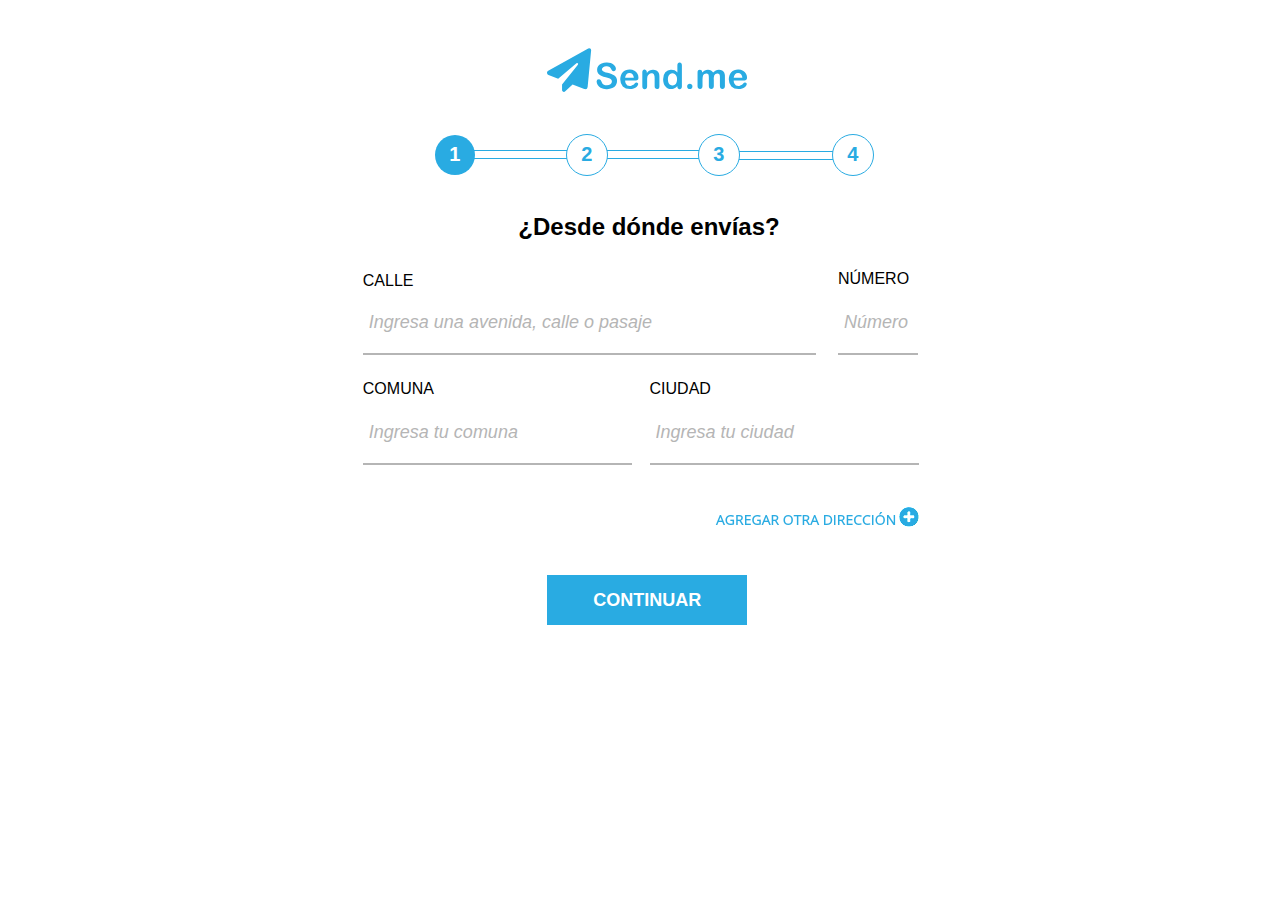
<file: setup/01.html>
<!DOCTYPE html>
<html class="nojs html css_verticalspacer" lang="es-ES">
 <head>

  <meta http-equiv="Content-type" content="text/html;charset=UTF-8"/>
  <meta name="generator" content="2018.0.0.379"/>
  <meta name="viewport" content="width=device-width, initial-scale=1.0"/>
  
  <script type="text/javascript">
   // Update the 'nojs'/'js' class on the html node
document.documentElement.className = document.documentElement.className.replace(/\bnojs\b/g, 'js');

// Check that all required assets are uploaded and up-to-date
if(typeof Muse == "undefined") window.Muse = {}; window.Muse.assets = {"required":["museutils.js", "museconfig.js", "webpro.js", "jquery.watch.js", "jquery.museresponsive.js", "require.js", "01.css"], "outOfDate":[]};
</script>
  
  <link rel="shortcut icon" href="images/favicon.ico?crc=4040323558"/>
  <title>01</title>
  <!-- CSS -->
  <link rel="stylesheet" type="text/css" href="css/site_global.css?crc=444006867"/>
  <link rel="stylesheet" type="text/css" href="css/01.css?crc=3932433682" id="pagesheet"/>
  <!-- IE-only CSS -->
  <!--[if lt IE 9]>
  <link rel="stylesheet" type="text/css" href="css/iefonts_01.css?crc=3824530138"/>
  <link rel="stylesheet" type="text/css" href="css/nomq_01.css?crc=4161058968" id="nomq_pagesheet"/>
  <![endif]-->
  <!-- Other scripts -->
  <script type="text/javascript">
   var __adobewebfontsappname__ = "muse";
</script>
  <!-- JS includes -->
  <script src="https://webfonts.creativecloud.com/open-sans:n7,n4,i3,n3,n6:default.js" type="text/javascript"></script>
   </head>
 <body>

  <div class="breakpoint active" id="bp_infinity" data-min-width="1367"><!-- responsive breakpoint node -->
   <div class="clearfix borderbox" id="page"><!-- group -->
    <div class="clearfix grpelem" id="u3526-4" data-sizePolicy="fixed" data-pintopage="page_fixedLeft"><!-- content -->
     <p class="shared_content" data-content-guid="u3526-4_0_content">¿Desde dónde envías?</p>
    </div>
    <div class="clearfix grpelem" id="ppu3227"><!-- column -->
     <div class="clearfix colelem" id="pu3227"><!-- group -->
      <div class="clip_frame grpelem" id="u3227"><!-- svg -->
       <img class="svg svg_mar temp_no_img_src" id="u3228" data-orig-src="images/logo-azul.svg?crc=391306405" onload="this.style.height=(this.offsetWidth*45.86576250288972/210.8345534407028)+'px'" alt="" data-mu-svgfallback="images/logo%20azul_poster_.png?crc=4213543209" data-heightwidthratio="0.21800947867298578" data-image-width="211" data-image-height="46" src="images/blank.gif?crc=4208392903"/>
      </div>
      <div class="clearfix grpelem" id="u5323"><!-- group -->
       <div class="grpelem" id="u5326"><!-- simple frame --></div>
       <div class="clearfix grpelem" id="u5325"><!-- group -->
        <div class="grpelem" id="u5324"><!-- simple frame --></div>
       </div>
       <div class="clearfix grpelem" id="u5327"><!-- group -->
        <div class="rounded-corners clearfix grpelem" id="u5329"><!-- group -->
         <div class="clearfix grpelem" id="u5328-4" data-muse-temp-textContainer-sizePolicy="true" data-muse-temp-textContainer-pinning="true"><!-- content -->
          <p class="shared_content" data-content-guid="u5328-4_0_content">1</p>
         </div>
        </div>
       </div>
       <div class="clearfix grpelem" id="u5336"><!-- group -->
        <div class="rounded-corners grpelem" id="u5337"><!-- simple frame --></div>
        <div class="clearfix grpelem" id="u5338-4" data-muse-temp-textContainer-sizePolicy="true" data-muse-temp-textContainer-pinning="true"><!-- content -->
         <p class="shared_content" data-content-guid="u5338-4_0_content">2</p>
        </div>
       </div>
       <div class="clearfix grpelem" id="u5333"><!-- group -->
        <div class="rounded-corners grpelem" id="u5335"><!-- simple frame --></div>
        <div class="clearfix grpelem" id="u5334-4" data-muse-temp-textContainer-sizePolicy="true" data-muse-temp-textContainer-pinning="true"><!-- content -->
         <p class="shared_content" data-content-guid="u5334-4_0_content">3</p>
        </div>
       </div>
       <div class="clearfix grpelem" id="u5330"><!-- group -->
        <div class="rounded-corners grpelem" id="u5331"><!-- simple frame --></div>
        <div class="clearfix grpelem" id="u5332-4" data-muse-temp-textContainer-sizePolicy="true" data-muse-temp-textContainer-pinning="true"><!-- content -->
         <p class="shared_content" data-content-guid="u5332-4_0_content">4</p>
        </div>
       </div>
      </div>
     </div>
     <div class="clearfix colelem" id="pwidgetu903"><!-- group -->
      <form class="form-grp clearfix grpelem" id="widgetu903" method="post" enctype="multipart/form-data" action="scripts/form-u903.php"><!-- none box -->
       <div class="position_content" id="widgetu903_position_content">
        <div class="clearfix colelem" id="pwidgetu906"><!-- group -->
         <div class="fld-grp clearfix grpelem" id="widgetu906" data-required="false"><!-- none box -->
          <label class="fld-label actAsDiv clearfix colelem" id="u907-4" data-muse-temp-textContainer-sizePolicy="true" data-muse-temp-textContainer-pinning="true" for="widgetu906_input"><!-- content --><span class="actAsPara shared_content" data-content-guid="u907-4_0_content">CALLE</span></label>
          <span class="fld-textarea actAsDiv clearfix colelem" id="u908-4" data-muse-temp-textContainer-sizePolicy="true" data-muse-temp-textContainer-pinning="true"><!-- content --><div id="u908-3"><textarea class="wrapped-input shared_content" id="widgetu906_input" name="custom_U906" tabindex="1" data-content-guid="widgetu906_input_content"></textarea><label class="wrapped-input fld-prompt" id="widgetu906_prompt" for="widgetu906_input"><span class="actAsPara shared_content" data-content-guid="widgetu906_prompt_0_content">Ingresa una avenida, calle o pasaje</span></label></div></span>
         </div>
         <div class="fld-grp clearfix grpelem" id="widgetu3395" data-required="true"><!-- none box -->
          <label class="fld-label actAsDiv clearfix colelem" id="u3398-4" data-muse-temp-textContainer-sizePolicy="true" data-muse-temp-textContainer-pinning="true" for="widgetu3395_input"><!-- content --><span class="actAsPara shared_content" data-content-guid="u3398-4_0_content">NÚMERO</span></label>
          <span class="fld-input NoWrap actAsDiv clearfix colelem" id="u3397-4" data-muse-temp-textContainer-sizePolicy="true" data-muse-temp-textContainer-pinning="true"><!-- content --><div id="u3397-3"><input class="wrapped-input shared_content" type="text" id="widgetu3395_input" name="custom_U3395" tabindex="2" data-content-guid="widgetu3395_input_content"/><label class="wrapped-input fld-prompt" id="widgetu3395_prompt" for="widgetu3395_input"><span class="actAsPara shared_content" data-content-guid="widgetu3395_prompt_0_content">Número</span></label></div></span>
         </div>
        </div>
        <div class="clearfix colelem" id="pwidgetu3506"><!-- group -->
         <div class="fld-grp clearfix grpelem" id="widgetu3506" data-required="true"><!-- none box -->
          <label class="fld-label actAsDiv clearfix colelem" id="u3508-4" data-muse-temp-textContainer-sizePolicy="true" data-muse-temp-textContainer-pinning="true" for="widgetu3506_input"><!-- content --><span class="actAsPara shared_content" data-content-guid="u3508-4_0_content">COMUNA</span></label>
          <span class="fld-input NoWrap actAsDiv clearfix colelem" id="u3507-4" data-muse-temp-textContainer-sizePolicy="true" data-muse-temp-textContainer-pinning="true"><!-- content --><div id="u3507-3"><input class="wrapped-input shared_content" type="text" id="widgetu3506_input" name="custom_U3506" tabindex="3" data-content-guid="widgetu3506_input_content"/><label class="wrapped-input fld-prompt" id="widgetu3506_prompt" for="widgetu3506_input"><span class="actAsPara shared_content" data-content-guid="widgetu3506_prompt_0_content">Ingresa tu comuna</span></label></div></span>
         </div>
         <div class="fld-grp clearfix grpelem" id="widgetu3531" data-required="true"><!-- none box -->
          <label class="fld-label actAsDiv clearfix colelem" id="u3533-4" data-muse-temp-textContainer-sizePolicy="true" data-muse-temp-textContainer-pinning="true" for="widgetu3531_input"><!-- content --><span class="actAsPara shared_content" data-content-guid="u3533-4_0_content">CIUDAD</span></label>
          <span class="fld-input NoWrap actAsDiv clearfix colelem" id="u3534-4" data-muse-temp-textContainer-sizePolicy="true" data-muse-temp-textContainer-pinning="true"><!-- content --><div id="u3534-3"><input class="wrapped-input shared_content" type="text" id="widgetu3531_input" name="custom_U3531" tabindex="4" data-content-guid="widgetu3531_input_content"/><label class="wrapped-input fld-prompt" id="widgetu3531_prompt" for="widgetu3531_input"><span class="actAsPara shared_content" data-content-guid="widgetu3531_prompt_0_content">Ingresa tu ciudad</span></label></div></span>
         </div>
        </div>
        <div class="clearfix colelem" id="pu904-4"><!-- group -->
         <div class="clearfix grpelem" id="u904-4" data-muse-temp-textContainer-sizePolicy="true" data-muse-temp-textContainer-pinning="true"><!-- content -->
          <p class="shared_content" data-content-guid="u904-4_0_content">Enviando formulario...</p>
         </div>
         <div class="clearfix grpelem" id="u910-4" data-muse-temp-textContainer-sizePolicy="true" data-muse-temp-textContainer-pinning="true"><!-- content -->
          <p class="shared_content" data-content-guid="u910-4_0_content">El servidor ha detectado un error.</p>
         </div>
         <div class="clearfix grpelem" id="u905-4" data-muse-temp-textContainer-sizePolicy="true" data-muse-temp-textContainer-pinning="true"><!-- content -->
          <p class="shared_content" data-content-guid="u905-4_0_content">Formulario recibido.</p>
         </div>
         <button class="submit-btn NoWrap clearfix grpelem" id="u911-4" data-muse-temp-textContainer-sizePolicy="true" data-muse-temp-textContainer-pinning="true" type="submit" value="CONTINUAR" tabindex="5"><!-- content -->
          <div style="margin-top:-22px;height:22px;" class="shared_content" data-content-guid="u911-4_0_content">
           <p>CONTINUAR</p>
          </div>
         </button>
        </div>
       </div>
      </form>
      <a class="nonblock nontext grpelem" id="u984-5" href="05.html"><!-- rasterized frame --><img class="temp_no_img_src" id="u984-5_img" alt="AGREGAR OTRA DIRECCIÓN " data-orig-src="images/u984-5.png?crc=4241495111" data-image-width="229" src="images/blank.gif?crc=4208392903"/></a>
      <div class="clearfix grpelem" id="u1179"><!-- group -->
       <div class="pointer_cursor clearfix grpelem" id="u1180"><!-- group -->
        <a class="block shared_content" href="02.html" data-content-guid="u1180_0_content"><!-- Block link tag --></a>
        <a class="nonblock nontext clearfix grpelem" id="u1181-4" href="02.html" data-muse-temp-textContainer-sizePolicy="true" data-muse-temp-textContainer-pinning="true"><!-- content --><p class="shared_content" data-content-guid="u1181-4_0_content">CONTINUAR</p></a>
       </div>
      </div>
     </div>
    </div>
    <div class="verticalspacer" data-offset-top="711" data-content-above-spacer="710" data-content-below-spacer="61" data-sizePolicy="fixed" data-pintopage="page_fixedLeft"></div>
   </div>
  </div>
  <div class="breakpoint" id="bp_1366" data-max-width="1366"><!-- responsive breakpoint node -->
   <div class="clearfix borderbox temp_no_id" data-orig-id="page"><!-- column -->
    <div class="position_content" id="page_position_content">
     <div class="clip_frame colelem temp_no_id" data-sizePolicy="fixed" data-pintopage="page_fluidx" data-orig-id="u3227"><!-- svg -->
      <img class="svg temp_no_id temp_no_img_src" data-orig-src="images/logo-azul.svg?crc=391306405" width="200" height="44" alt="" data-mu-svgfallback="images/logo%20azul_poster_.png?crc=4213543209" data-orig-id="u3228" src="images/blank.gif?crc=4208392903"/>
     </div>
     <div class="clearfix colelem temp_no_id" data-orig-id="u5323"><!-- group -->
      <div class="grpelem temp_no_id" data-sizePolicy="fixed" data-pintopage="page_fluidx" data-orig-id="u5326"><!-- simple frame --></div>
      <div class="grpelem temp_no_id" data-sizePolicy="fixed" data-pintopage="page_fluidx" data-orig-id="u5325"><!-- simple frame --></div>
      <div class="grpelem temp_no_id" data-sizePolicy="fixed" data-pintopage="page_fluidx" data-orig-id="u5324"><!-- simple frame --></div>
      <div class="clearfix grpelem temp_no_id" data-orig-id="u5327"><!-- group -->
       <div class="rounded-corners clearfix grpelem temp_no_id" data-orig-id="u5329"><!-- group -->
        <div class="clearfix grpelem temp_no_id" data-sizePolicy="fixed" data-pintopage="page_fluidx" data-orig-id="u5328-4"><!-- content -->
         <span class="placeholder" data-placeholder-for="u5328-4_0_content"><!-- placeholder node --></span>
        </div>
       </div>
      </div>
      <div class="clearfix grpelem temp_no_id" data-orig-id="u5336"><!-- group -->
       <div class="rounded-corners clearfix grpelem temp_no_id" data-orig-id="u5337"><!-- group -->
        <div class="clearfix grpelem temp_no_id" data-sizePolicy="fixed" data-pintopage="page_fluidx" data-orig-id="u5338-4"><!-- content -->
         <span class="placeholder" data-placeholder-for="u5338-4_0_content"><!-- placeholder node --></span>
        </div>
       </div>
      </div>
      <div class="clearfix grpelem temp_no_id" data-orig-id="u5333"><!-- group -->
       <div class="rounded-corners clearfix grpelem temp_no_id" data-orig-id="u5335"><!-- group -->
        <div class="clearfix grpelem temp_no_id" data-sizePolicy="fixed" data-pintopage="page_fluidx" data-orig-id="u5334-4"><!-- content -->
         <span class="placeholder" data-placeholder-for="u5334-4_0_content"><!-- placeholder node --></span>
        </div>
       </div>
      </div>
      <div class="clearfix grpelem temp_no_id" data-orig-id="u5330"><!-- group -->
       <div class="rounded-corners clearfix grpelem temp_no_id" data-orig-id="u5331"><!-- group -->
        <div class="clearfix grpelem temp_no_id" data-sizePolicy="fixed" data-pintopage="page_fluidx" data-orig-id="u5332-4"><!-- content -->
         <span class="placeholder" data-placeholder-for="u5332-4_0_content"><!-- placeholder node --></span>
        </div>
       </div>
      </div>
     </div>
     <div class="clearfix colelem temp_no_id" data-sizePolicy="fixed" data-pintopage="page_fluidx" data-orig-id="u3526-4"><!-- content -->
      <span class="placeholder" data-placeholder-for="u3526-4_0_content"><!-- placeholder node --></span>
     </div>
     <div class="clearfix colelem temp_no_id" data-orig-id="pwidgetu903"><!-- group -->
      <form class="form-grp clearfix grpelem temp_no_id" method="post" enctype="multipart/form-data" action="scripts/form-u903.php" data-orig-id="widgetu903"><!-- none box -->
       <button class="submit-btn NoWrap clearfix grpelem temp_no_id" data-muse-temp-textContainer-sizePolicy="true" data-muse-temp-textContainer-pinning="true" type="submit" value="CONTINUAR" tabindex="10" data-orig-id="u911-4"><!-- content -->
        <span class="placeholder" data-placeholder-for="u911-4_0_content"><!-- placeholder node --></span>
       </button>
       <div class="clearfix grpelem" id="ppwidgetu906"><!-- column -->
        <div class="clearfix colelem temp_no_id" data-orig-id="pwidgetu906"><!-- group -->
         <div class="fld-grp clearfix grpelem temp_no_id" data-required="false" data-orig-id="widgetu906"><!-- none box -->
          <label class="fld-label actAsDiv clearfix colelem temp_no_id" data-muse-temp-textContainer-sizePolicy="true" data-muse-temp-textContainer-pinning="true" for="widgetu906_input" data-orig-id="u907-4"><!-- content --><span class="actAsPara placeholder" data-placeholder-for="u907-4_0_content"><!-- placeholder node --></span></label>
          <span class="fld-textarea actAsDiv clearfix colelem temp_no_id" data-muse-temp-textContainer-sizePolicy="true" data-muse-temp-textContainer-pinning="true" data-orig-id="u908-4"><!-- content --><div class="temp_no_id" data-orig-id="u908-3"><span class="wrapped-input placeholder" data-placeholder-for="widgetu906_input_content"><!-- placeholder node --></span><label class="wrapped-input fld-prompt temp_no_id" for="widgetu906_input" data-orig-id="widgetu906_prompt"><span class="actAsPara placeholder" data-placeholder-for="widgetu906_prompt_0_content"><!-- placeholder node --></span></label></div></span>
         </div>
         <div class="fld-grp clearfix grpelem temp_no_id" data-required="true" data-orig-id="widgetu3395"><!-- none box -->
          <label class="fld-label actAsDiv clearfix colelem temp_no_id" data-muse-temp-textContainer-sizePolicy="true" data-muse-temp-textContainer-pinning="true" for="widgetu3395_input" data-orig-id="u3398-4"><!-- content --><span class="actAsPara placeholder" data-placeholder-for="u3398-4_0_content"><!-- placeholder node --></span></label>
          <span class="fld-input NoWrap actAsDiv clearfix colelem temp_no_id" data-muse-temp-textContainer-sizePolicy="true" data-muse-temp-textContainer-pinning="true" data-orig-id="u3397-4"><!-- content --><div class="temp_no_id" data-orig-id="u3397-3"><span class="wrapped-input placeholder" data-placeholder-for="widgetu3395_input_content"><!-- placeholder node --></span><label class="wrapped-input fld-prompt temp_no_id" for="widgetu3395_input" data-orig-id="widgetu3395_prompt"><span class="actAsPara placeholder" data-placeholder-for="widgetu3395_prompt_0_content"><!-- placeholder node --></span></label></div></span>
         </div>
        </div>
        <div class="clearfix colelem temp_no_id" data-orig-id="pwidgetu3506"><!-- group -->
         <div class="fld-grp clearfix grpelem temp_no_id" data-required="true" data-orig-id="widgetu3506"><!-- none box -->
          <label class="fld-label actAsDiv clearfix colelem temp_no_id" data-muse-temp-textContainer-sizePolicy="true" data-muse-temp-textContainer-pinning="true" for="widgetu3506_input" data-orig-id="u3508-4"><!-- content --><span class="actAsPara placeholder" data-placeholder-for="u3508-4_0_content"><!-- placeholder node --></span></label>
          <span class="fld-input NoWrap actAsDiv clearfix colelem temp_no_id" data-muse-temp-textContainer-sizePolicy="true" data-muse-temp-textContainer-pinning="true" data-orig-id="u3507-4"><!-- content --><div class="temp_no_id" data-orig-id="u3507-3"><span class="wrapped-input placeholder" data-placeholder-for="widgetu3506_input_content"><!-- placeholder node --></span><label class="wrapped-input fld-prompt temp_no_id" for="widgetu3506_input" data-orig-id="widgetu3506_prompt"><span class="actAsPara placeholder" data-placeholder-for="widgetu3506_prompt_0_content"><!-- placeholder node --></span></label></div></span>
         </div>
         <div class="fld-grp clearfix grpelem temp_no_id" data-required="true" data-orig-id="widgetu3531"><!-- none box -->
          <label class="fld-label actAsDiv clearfix colelem temp_no_id" data-muse-temp-textContainer-sizePolicy="true" data-muse-temp-textContainer-pinning="true" for="widgetu3531_input" data-orig-id="u3533-4"><!-- content --><span class="actAsPara placeholder" data-placeholder-for="u3533-4_0_content"><!-- placeholder node --></span></label>
          <span class="fld-input NoWrap actAsDiv clearfix colelem temp_no_id" data-muse-temp-textContainer-sizePolicy="true" data-muse-temp-textContainer-pinning="true" data-orig-id="u3534-4"><!-- content --><div class="temp_no_id" data-orig-id="u3534-3"><span class="wrapped-input placeholder" data-placeholder-for="widgetu3531_input_content"><!-- placeholder node --></span><label class="wrapped-input fld-prompt temp_no_id" for="widgetu3531_input" data-orig-id="widgetu3531_prompt"><span class="actAsPara placeholder" data-placeholder-for="widgetu3531_prompt_0_content"><!-- placeholder node --></span></label></div></span>
         </div>
        </div>
       </div>
       <div class="clearfix grpelem" id="pu910-4"><!-- column -->
        <div class="clearfix colelem temp_no_id" data-muse-temp-textContainer-sizePolicy="true" data-muse-temp-textContainer-pinning="true" data-orig-id="u910-4"><!-- content -->
         <span class="placeholder" data-placeholder-for="u910-4_0_content"><!-- placeholder node --></span>
        </div>
        <div class="clearfix colelem temp_no_id" data-orig-id="pu904-4"><!-- group -->
         <div class="clearfix grpelem temp_no_id" data-muse-temp-textContainer-sizePolicy="true" data-muse-temp-textContainer-pinning="true" data-orig-id="u904-4"><!-- content -->
          <span class="placeholder" data-placeholder-for="u904-4_0_content"><!-- placeholder node --></span>
         </div>
         <div class="clearfix grpelem temp_no_id" data-muse-temp-textContainer-sizePolicy="true" data-muse-temp-textContainer-pinning="true" data-orig-id="u905-4"><!-- content -->
          <span class="placeholder" data-placeholder-for="u905-4_0_content"><!-- placeholder node --></span>
         </div>
        </div>
       </div>
      </form>
      <a class="nonblock nontext grpelem temp_no_id" href="05.html" data-sizePolicy="fixed" data-pintopage="page_fluidx" data-orig-id="u984-5"><!-- rasterized frame --><img class="temp_no_id temp_no_img_src" alt="AGREGAR OTRA DIRECCIÓN " width="218" height="32" data-orig-src="images/u984-52.png?crc=265070134" data-orig-id="u984-5_img" src="images/blank.gif?crc=4208392903"/></a>
     </div>
     <div class="clearfix colelem temp_no_id" data-orig-id="u1179"><!-- group -->
      <div class="pointer_cursor clearfix grpelem temp_no_id" data-orig-id="u1180"><!-- group -->
       <span class="block placeholder" data-placeholder-for="u1180_0_content"><!-- placeholder node --></span>
       <a class="nonblock nontext clearfix grpelem temp_no_id" href="02.html" data-sizePolicy="fixed" data-pintopage="page_fluidx" data-orig-id="u1181-4"><!-- content --><span class="placeholder" data-placeholder-for="u1181-4_0_content"><!-- placeholder node --></span></a>
      </div>
     </div>
     <div class="verticalspacer" data-offset-top="625" data-content-above-spacer="625" data-content-below-spacer="82" data-sizePolicy="fixed" data-pintopage="page_fixedLeft"></div>
    </div>
   </div>
  </div>
  <!-- Other scripts -->
  <script type="text/javascript">
   // Decide weather to suppress missing file error or not based on preference setting
var suppressMissingFileError = false
</script>
  <script type="text/javascript">
   window.Muse.assets.check=function(d){if(!window.Muse.assets.checked){window.Muse.assets.checked=!0;var b={},c=function(a,b){if(window.getComputedStyle){var c=window.getComputedStyle(a,null);return c&&c.getPropertyValue(b)||c&&c[b]||""}if(document.documentElement.currentStyle)return(c=a.currentStyle)&&c[b]||a.style&&a.style[b]||"";return""},a=function(a){if(a.match(/^rgb/))return a=a.replace(/\s+/g,"").match(/([\d\,]+)/gi)[0].split(","),(parseInt(a[0])<<16)+(parseInt(a[1])<<8)+parseInt(a[2]);if(a.match(/^\#/))return parseInt(a.substr(1),
16);return 0},g=function(g){for(var f=document.getElementsByTagName("link"),h=0;h<f.length;h++)if("text/css"==f[h].type){var i=(f[h].href||"").match(/\/?css\/([\w\-]+\.css)\?crc=(\d+)/);if(!i||!i[1]||!i[2])break;b[i[1]]=i[2]}f=document.createElement("div");f.className="version";f.style.cssText="display:none; width:1px; height:1px;";document.getElementsByTagName("body")[0].appendChild(f);for(h=0;h<Muse.assets.required.length;){var i=Muse.assets.required[h],l=i.match(/([\w\-\.]+)\.(\w+)$/),k=l&&l[1]?
l[1]:null,l=l&&l[2]?l[2]:null;switch(l.toLowerCase()){case "css":k=k.replace(/\W/gi,"_").replace(/^([^a-z])/gi,"_$1");f.className+=" "+k;k=a(c(f,"color"));l=a(c(f,"backgroundColor"));k!=0||l!=0?(Muse.assets.required.splice(h,1),"undefined"!=typeof b[i]&&(k!=b[i]>>>24||l!=(b[i]&16777215))&&Muse.assets.outOfDate.push(i)):h++;f.className="version";break;case "js":h++;break;default:throw Error("Unsupported file type: "+l);}}d?d().jquery!="1.8.3"&&Muse.assets.outOfDate.push("jquery-1.8.3.min.js"):Muse.assets.required.push("jquery-1.8.3.min.js");
f.parentNode.removeChild(f);if(Muse.assets.outOfDate.length||Muse.assets.required.length)f="Some files on the server may be missing or incorrect. Clear browser cache and try again. If the problem persists please contact website author.",g&&Muse.assets.outOfDate.length&&(f+="\nOut of date: "+Muse.assets.outOfDate.join(",")),g&&Muse.assets.required.length&&(f+="\nMissing: "+Muse.assets.required.join(",")),suppressMissingFileError?(f+="\nUse SuppressMissingFileError key in AppPrefs.xml to show missing file error pop up.",console.log(f)):alert(f)};location&&location.search&&location.search.match&&location.search.match(/muse_debug/gi)?
setTimeout(function(){g(!0)},5E3):g()}};
var muse_init=function(){require.config({baseUrl:""});require(["jquery","museutils","whatinput","webpro","jquery.watch","jquery.museresponsive"],function(d){var $ = d;$(document).ready(function(){try{
window.Muse.assets.check($);/* body */
Muse.Utils.transformMarkupToFixBrowserProblemsPreInit();/* body */
Muse.Utils.prepHyperlinks(true);/* body */
Muse.Utils.makeButtonsVisibleAfterSettingMinWidth();/* body */
Muse.Utils.initWidget('#widgetu903', ['#bp_infinity', '#bp_1366'], function(elem) { return new WebPro.Widget.Form(elem, {validationEvent:'submit',errorStateSensitivity:'high',fieldWrapperClass:'fld-grp',formSubmittedClass:'frm-sub-st',formErrorClass:'frm-subm-err-st',formDeliveredClass:'frm-subm-ok-st',notEmptyClass:'non-empty-st',focusClass:'focus-st',invalidClass:'fld-err-st',requiredClass:'fld-err-st',ajaxSubmit:true}); });/* #widgetu903 */
Muse.Utils.fullPage('#page');/* 100% height page */
$( '.breakpoint' ).registerBreakpoint();/* Register breakpoints */
Muse.Utils.transformMarkupToFixBrowserProblems();/* body */
}catch(b){if(b&&"function"==typeof b.notify?b.notify():Muse.Assert.fail("Error calling selector function: "+b),false)throw b;}})})};

</script>
  <!-- RequireJS script -->
  <script src="scripts/require.js?crc=4157109226" type="text/javascript" async data-main="scripts/museconfig.js?crc=4153641093" onload="if (requirejs) requirejs.onError = function(requireType, requireModule) { if (requireType && requireType.toString && requireType.toString().indexOf && 0 <= requireType.toString().indexOf('#scripterror')) window.Muse.assets.check(); }" onerror="window.Muse.assets.check();"></script>

  <!-- Hotjar Tracking Code for http://sendu.garagelabs.cl -->
<script>
    (function(h,o,t,j,a,r){
        h.hj=h.hj||function(){(h.hj.q=h.hj.q||[]).push(arguments)};
        h._hjSettings={hjid:991519,hjsv:6};
        a=o.getElementsByTagName('head')[0];
        r=o.createElement('script');r.async=1;
        r.src=t+h._hjSettings.hjid+j+h._hjSettings.hjsv;
        a.appendChild(r);
    })(window,document,'https://static.hotjar.com/c/hotjar-','.js?sv=');
</script>
   </body>
</html>
</file>
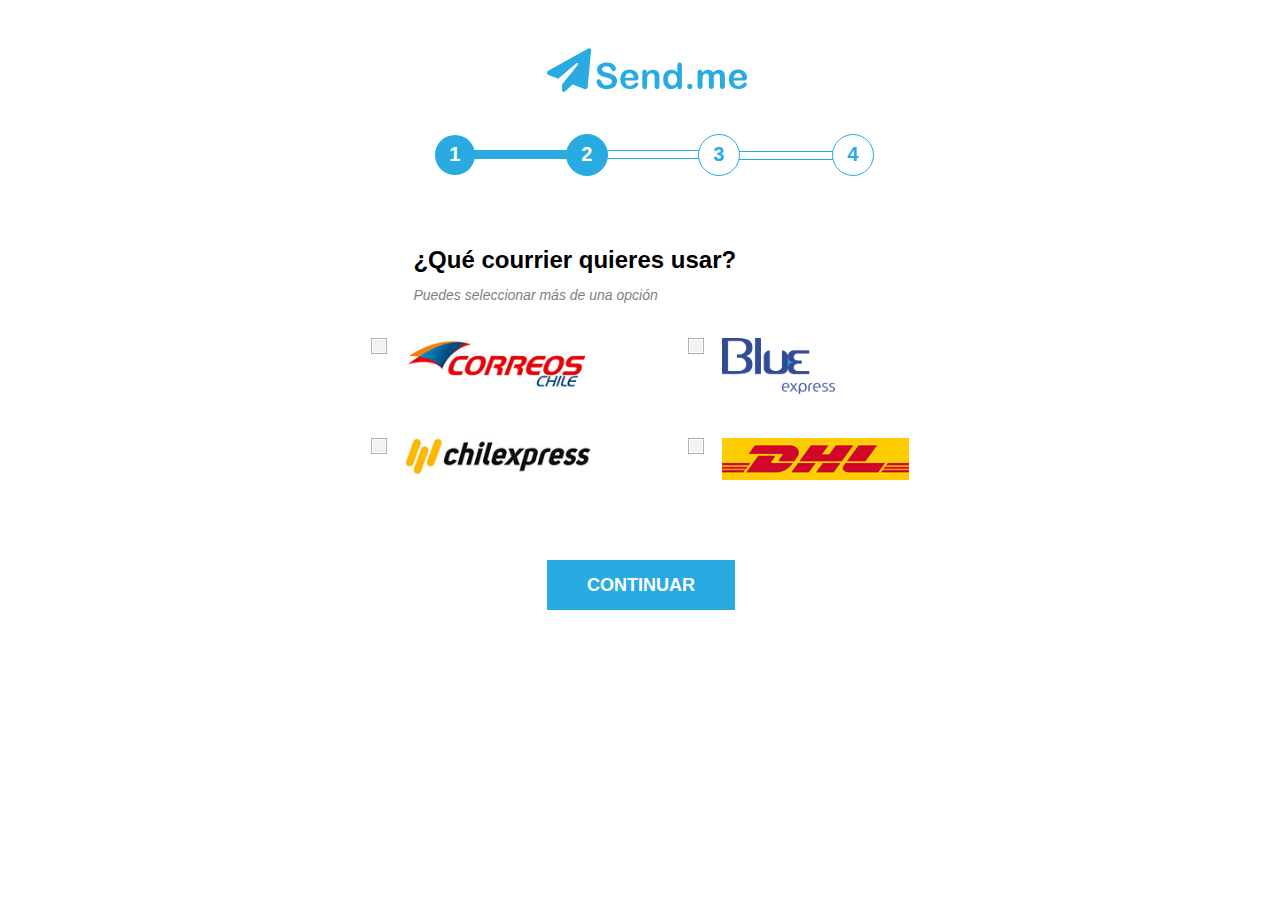
<file: setup/02.html>
<!DOCTYPE html>
<html class="nojs html css_verticalspacer" lang="es-ES">
 <head>

  <meta http-equiv="Content-type" content="text/html;charset=UTF-8"/>
  <meta name="generator" content="2018.0.0.379"/>
  <meta name="viewport" content="width=device-width, initial-scale=1.0"/>
  
  <script type="text/javascript">
   // Update the 'nojs'/'js' class on the html node
document.documentElement.className = document.documentElement.className.replace(/\bnojs\b/g, 'js');

// Check that all required assets are uploaded and up-to-date
if(typeof Muse == "undefined") window.Muse = {}; window.Muse.assets = {"required":["museutils.js", "museconfig.js", "jquery.musepolyfill.bgsize.js", "webpro.js", "jquery.watch.js", "jquery.museresponsive.js", "require.js", "02.css"], "outOfDate":[]};
</script>
  
  <link rel="shortcut icon" href="images/favicon.ico?crc=4040323558"/>
  <title>02</title>
  <!-- CSS -->
  <link rel="stylesheet" type="text/css" href="css/site_global.css?crc=444006867"/>
  <link rel="stylesheet" type="text/css" href="css/02.css?crc=127497434" id="pagesheet"/>
  <!-- IE-only CSS -->
  <!--[if lt IE 9]>
  <link rel="stylesheet" type="text/css" href="css/iefonts_02.css?crc=3824530138"/>
  <link rel="stylesheet" type="text/css" href="css/nomq_02.css?crc=3921241050" id="nomq_pagesheet"/>
  <![endif]-->
  <!-- Other scripts -->
  <script type="text/javascript">
   var __adobewebfontsappname__ = "muse";
</script>
  <!-- JS includes -->
  <script src="https://webfonts.creativecloud.com/open-sans:n7,i4,n6:default.js" type="text/javascript"></script>
   </head>
 <body>

  <div class="breakpoint active" id="bp_infinity" data-min-width="1367"><!-- responsive breakpoint node -->
   <div class="clearfix borderbox" id="page"><!-- column -->
    <div class="clearfix colelem" id="pu3267"><!-- group -->
     <div class="clip_frame grpelem" id="u3267"><!-- svg -->
      <img class="svg svg_mar temp_no_img_src" id="u3268" data-orig-src="images/logo-azul.svg?crc=391306405" onload="this.style.height=(this.offsetWidth*45.86576250288972/210.8345534407028)+'px'" alt="" data-mu-svgfallback="images/logo%20azul_poster_.png?crc=4213543209" data-heightwidthratio="0.21800947867298578" data-image-width="211" data-image-height="46" src="images/blank.gif?crc=4208392903"/>
     </div>
     <div class="clearfix grpelem" id="u5157"><!-- group -->
      <div class="grpelem" id="u5161"><!-- simple frame --></div>
      <div class="clearfix grpelem" id="u5169"><!-- group -->
       <div class="grpelem" id="u5168"><!-- simple frame --></div>
      </div>
      <div class="clearfix grpelem" id="u5165"><!-- group -->
       <div class="rounded-corners clearfix grpelem" id="u5166"><!-- group -->
        <div class="clearfix grpelem" id="u5167-4" data-muse-temp-textContainer-sizePolicy="true" data-muse-temp-textContainer-pinning="true"><!-- content -->
         <p class="shared_content" data-content-guid="u5167-4_0_content">1</p>
        </div>
       </div>
      </div>
      <div class="clearfix grpelem" id="u5170"><!-- group -->
       <div class="rounded-corners grpelem" id="u5172"><!-- simple frame --></div>
       <div class="clearfix grpelem" id="u5171-4" data-muse-temp-textContainer-sizePolicy="true" data-muse-temp-textContainer-pinning="true"><!-- content -->
        <p class="shared_content" data-content-guid="u5171-4_0_content">2</p>
       </div>
      </div>
      <div class="clearfix grpelem" id="u5158"><!-- group -->
       <div class="rounded-corners grpelem" id="u5160"><!-- simple frame --></div>
       <div class="clearfix grpelem" id="u5159-4" data-muse-temp-textContainer-sizePolicy="true" data-muse-temp-textContainer-pinning="true"><!-- content -->
        <p class="shared_content" data-content-guid="u5159-4_0_content">3</p>
       </div>
      </div>
      <div class="clearfix grpelem" id="u5162"><!-- group -->
       <div class="rounded-corners grpelem" id="u5163"><!-- simple frame --></div>
       <div class="clearfix grpelem" id="u5164-4" data-muse-temp-textContainer-sizePolicy="true" data-muse-temp-textContainer-pinning="true"><!-- content -->
        <p class="shared_content" data-content-guid="u5164-4_0_content">4</p>
       </div>
      </div>
     </div>
    </div>
    <div class="clearfix colelem shared_content" id="u2849-4" data-muse-temp-textContainer-sizePolicy="true" data-muse-temp-textContainer-pinning="true" data-content-guid="u2849-4_content"><!-- content -->
     <p>Puedes seleccionar más de una opción</p>
    </div>
    <div class="clearfix colelem" id="pu712"><!-- group -->
     <div class="clearfix grpelem shared_content" id="u712" data-content-guid="u712_content"><!-- group -->
      <div class="pointer_cursor clearfix grpelem" id="u713"><!-- group -->
       <a class="block" href="03.html"><!-- Block link tag --></a>
       <a class="nonblock nontext clearfix grpelem" id="u714-4" href="03.html" data-muse-temp-textContainer-sizePolicy="true" data-muse-temp-textContainer-pinning="true"><!-- content --><p>CONTINUAR</p></a>
      </div>
     </div>
     <form class="form-grp clearfix grpelem" id="widgetu1938" method="post" enctype="multipart/form-data" action="scripts/form-u1938.php"><!-- none box -->
      <div class="fld-grp clearfix colelem" id="widgetu2003" data-required="false" data-type="checkboxgroup"><!-- none box -->
       <div class="fld-grp clearfix grpelem" id="widgetu2022" data-required="false" data-type="checkbox"><!-- none box -->
        <div class="fld-checkbox museBGSize grpelem" id="u2031"><!-- simple frame -->
         <input class="wrapped-input shared_content" type="checkbox" value="Custom:" id="widgetu2022_input" name="custom_U2003[]" tabindex="1" data-content-guid="widgetu2022_input_content"/>
         <label for="widgetu2022_input"></label>
        </div>
       </div>
       <div class="clearfix grpelem" id="pu2005-4"><!-- column -->
        <label class="fld-label actAsDiv clearfix colelem" id="u2005-4" data-muse-temp-textContainer-sizePolicy="true" data-muse-temp-textContainer-pinning="true"><!-- content --><span class="actAsPara shared_content" data-content-guid="u2005-4_0_content">¿Qué courrier quieres usar?</span></label>
        <div class="fld-grp clearfix colelem" id="widgetu2094" data-required="false" data-type="checkbox"><!-- none box -->
         <div class="fld-checkbox museBGSize grpelem" id="u2095"><!-- simple frame -->
          <input class="wrapped-input shared_content" type="checkbox" value="Etiqueta de casilla" id="widgetu2094_input" name="custom_U2003[]" tabindex="1" data-content-guid="widgetu2094_input_content"/>
          <label for="widgetu2094_input"></label>
         </div>
        </div>
        <div class="fld-grp clearfix colelem" id="widgetu2122" data-required="false" data-type="checkbox"><!-- none box -->
         <div class="fld-checkbox museBGSize grpelem" id="u2124"><!-- simple frame -->
          <input class="wrapped-input shared_content" type="checkbox" value="Etiqueta de casilla" id="widgetu2122_input" name="custom_U2003[]" tabindex="1" data-content-guid="widgetu2122_input_content"/>
          <label for="widgetu2122_input"></label>
         </div>
        </div>
        <div class="fld-grp clearfix colelem" id="widgetu2512" data-required="false" data-type="checkbox"><!-- none box -->
         <div class="fld-checkbox museBGSize grpelem" id="u2514"><!-- simple frame -->
          <input class="wrapped-input shared_content" type="checkbox" value="Custom:" id="widgetu2512_input" name="custom_U2003[]" tabindex="1" data-content-guid="widgetu2512_input_content"/>
          <label for="widgetu2512_input"></label>
         </div>
        </div>
       </div>
      </div>
      <div class="clearfix colelem" id="pu1941-4"><!-- group -->
       <div class="clearfix grpelem" id="u1941-4" data-muse-temp-textContainer-sizePolicy="true" data-muse-temp-textContainer-pinning="true"><!-- content -->
        <p class="shared_content" data-content-guid="u1941-4_0_content">Enviando formulario...</p>
       </div>
       <div class="clearfix grpelem" id="u1940-4" data-muse-temp-textContainer-sizePolicy="true" data-muse-temp-textContainer-pinning="true"><!-- content -->
        <p class="shared_content" data-content-guid="u1940-4_0_content">El servidor ha detectado un error.</p>
       </div>
       <div class="clearfix grpelem" id="u1939-4" data-muse-temp-textContainer-sizePolicy="true" data-muse-temp-textContainer-pinning="true"><!-- content -->
        <p class="shared_content" data-content-guid="u1939-4_0_content">Formulario recibido.</p>
       </div>
       <button class="submit-btn NoWrap clearfix grpelem" id="u1950-4" data-muse-temp-textContainer-sizePolicy="true" data-muse-temp-textContainer-pinning="true" type="submit" value="CONTINUAR" tabindex="2"><!-- content -->
        <div style="margin-top:-22px;height:22px;" class="shared_content" data-content-guid="u1950-4_0_content">
         <p id="u1950-2">CONTINUAR</p>
        </div>
       </button>
      </div>
     </form>
     <div class="clip_frame grpelem" id="u2476"><!-- image -->
      <img class="block temp_no_img_src" id="u2476_img" data-orig-src="images/logo-bluex.png?crc=222818641" alt="" data-heightwidthratio="0.49606299212598426" data-image-width="127" data-image-height="63" src="images/blank.gif?crc=4208392903"/>
     </div>
     <div class="clip_frame grpelem" id="u2500"><!-- image -->
      <img class="block temp_no_img_src" id="u2500_img" data-orig-src="images/169-chilexpress-small.jpg?crc=3973534886" alt="" data-heightwidthratio="0.1990521327014218" data-image-width="211" data-image-height="42" src="images/blank.gif?crc=4208392903"/>
     </div>
     <div class="clip_frame grpelem" id="u2545"><!-- image -->
      <img class="block temp_no_img_src" id="u2545_img" data-orig-src="images/dhl-logo.jpg?crc=3794710628" alt="" data-heightwidthratio="0.22274881516587677" data-image-width="211" data-image-height="47" src="images/blank.gif?crc=4208392903"/>
     </div>
     <div class="clip_frame grpelem" id="u2557"><!-- image -->
      <img class="block temp_no_img_src" id="u2557_img" data-orig-src="images/correos_11.jpg?crc=4265180436" alt="" data-heightwidthratio="0.3080568720379147" data-image-width="211" data-image-height="65" src="images/blank.gif?crc=4208392903"/>
     </div>
    </div>
    <div class="verticalspacer" data-offset-top="704" data-content-above-spacer="704" data-content-below-spacer="63" data-sizePolicy="fixed" data-pintopage="page_fixedLeft"></div>
   </div>
   <div class="preload_images">
    <img class="preload temp_no_img_src" data-orig-src="images/checkboxunchecked.jpg?crc=495023700" alt="" src="images/blank.gif?crc=4208392903"/>
    <img class="preload temp_no_img_src" data-orig-src="images/checkboxuncheckedrollover.jpg?crc=4076496830" alt="" src="images/blank.gif?crc=4208392903"/>
    <img class="preload temp_no_img_src" data-orig-src="images/checkboxuncheckedmousedown.jpg?crc=361678653" alt="" src="images/blank.gif?crc=4208392903"/>
    <img class="preload temp_no_img_src" data-orig-src="images/checkboxchecked.jpg?crc=477278992" alt="" src="images/blank.gif?crc=4208392903"/>
    <img class="preload temp_no_img_src" data-orig-src="images/checkboxcheckedrollover.jpg?crc=435737969" alt="" src="images/blank.gif?crc=4208392903"/>
    <img class="preload temp_no_img_src" data-orig-src="images/checkboxcheckedmousedown.jpg?crc=4004261994" alt="" src="images/blank.gif?crc=4208392903"/>
   </div>
  </div>
  <div class="breakpoint" id="bp_1366" data-max-width="1366"><!-- responsive breakpoint node -->
   <div class="clearfix borderbox temp_no_id" data-orig-id="page"><!-- column -->
    <div class="clip_frame colelem temp_no_id" data-sizePolicy="fixed" data-pintopage="page_fluidx" data-orig-id="u3267"><!-- svg -->
     <img class="svg temp_no_id temp_no_img_src" data-orig-src="images/logo-azul.svg?crc=391306405" width="200" height="44" alt="" data-mu-svgfallback="images/logo%20azul_poster_.png?crc=4213543209" data-orig-id="u3268" src="images/blank.gif?crc=4208392903"/>
    </div>
    <div class="clearfix colelem temp_no_id" data-orig-id="u5157"><!-- group -->
     <div class="grpelem temp_no_id" data-sizePolicy="fixed" data-pintopage="page_fluidx" data-orig-id="u5161"><!-- simple frame --></div>
     <div class="grpelem temp_no_id" data-sizePolicy="fixed" data-pintopage="page_fluidx" data-orig-id="u5169"><!-- simple frame --></div>
     <div class="grpelem temp_no_id" data-sizePolicy="fixed" data-pintopage="page_fluidx" data-orig-id="u5168"><!-- simple frame --></div>
     <div class="clearfix grpelem temp_no_id" data-orig-id="u5165"><!-- group -->
      <div class="rounded-corners clearfix grpelem temp_no_id" data-orig-id="u5166"><!-- group -->
       <div class="clearfix grpelem temp_no_id" data-sizePolicy="fixed" data-pintopage="page_fluidx" data-orig-id="u5167-4"><!-- content -->
        <span class="placeholder" data-placeholder-for="u5167-4_0_content"><!-- placeholder node --></span>
       </div>
      </div>
     </div>
     <div class="clearfix grpelem temp_no_id" data-orig-id="u5170"><!-- group -->
      <div class="rounded-corners clearfix grpelem temp_no_id" data-orig-id="u5172"><!-- group -->
       <div class="clearfix grpelem temp_no_id" data-sizePolicy="fixed" data-pintopage="page_fluidx" data-orig-id="u5171-4"><!-- content -->
        <span class="placeholder" data-placeholder-for="u5171-4_0_content"><!-- placeholder node --></span>
       </div>
      </div>
     </div>
     <div class="clearfix grpelem temp_no_id" data-orig-id="u5158"><!-- group -->
      <div class="rounded-corners clearfix grpelem temp_no_id" data-orig-id="u5160"><!-- group -->
       <div class="clearfix grpelem temp_no_id" data-sizePolicy="fixed" data-pintopage="page_fluidx" data-orig-id="u5159-4"><!-- content -->
        <span class="placeholder" data-placeholder-for="u5159-4_0_content"><!-- placeholder node --></span>
       </div>
      </div>
     </div>
     <div class="clearfix grpelem temp_no_id" data-orig-id="u5162"><!-- group -->
      <div class="rounded-corners clearfix grpelem temp_no_id" data-orig-id="u5163"><!-- group -->
       <div class="clearfix grpelem temp_no_id" data-sizePolicy="fixed" data-pintopage="page_fluidx" data-orig-id="u5164-4"><!-- content -->
        <span class="placeholder" data-placeholder-for="u5164-4_0_content"><!-- placeholder node --></span>
       </div>
      </div>
     </div>
    </div>
    <div class="clearfix colelem" id="pwidgetu1938"><!-- group -->
     <form class="form-grp clearfix grpelem temp_no_id" method="post" enctype="multipart/form-data" action="scripts/form-u1938.php" data-orig-id="widgetu1938"><!-- none box -->
      <div class="clearfix grpelem temp_no_id" data-orig-id="pu1941-4"><!-- group -->
       <div class="clearfix grpelem temp_no_id" data-muse-temp-textContainer-sizePolicy="true" data-muse-temp-textContainer-pinning="true" data-orig-id="u1941-4"><!-- content -->
        <span class="placeholder" data-placeholder-for="u1941-4_0_content"><!-- placeholder node --></span>
       </div>
       <div class="clearfix grpelem temp_no_id" data-muse-temp-textContainer-sizePolicy="true" data-muse-temp-textContainer-pinning="true" data-orig-id="u1940-4"><!-- content -->
        <span class="placeholder" data-placeholder-for="u1940-4_0_content"><!-- placeholder node --></span>
       </div>
       <div class="clearfix grpelem temp_no_id" data-muse-temp-textContainer-sizePolicy="true" data-muse-temp-textContainer-pinning="true" data-orig-id="u1939-4"><!-- content -->
        <span class="placeholder" data-placeholder-for="u1939-4_0_content"><!-- placeholder node --></span>
       </div>
      </div>
      <div class="fld-grp clearfix grpelem temp_no_id" data-required="false" data-type="checkboxgroup" data-orig-id="widgetu2003"><!-- none box -->
       <div class="clearfix grpelem" id="pwidgetu2022"><!-- column -->
        <div class="fld-grp clearfix colelem temp_no_id" data-required="false" data-type="checkbox" data-orig-id="widgetu2022"><!-- none box -->
         <div class="fld-checkbox museBGSize grpelem temp_no_id" data-orig-id="u2031"><!-- simple frame -->
          <span class="wrapped-input placeholder" data-placeholder-for="widgetu2022_input_content"><!-- placeholder node --></span>
          <label for="widgetu2022_input"></label>
         </div>
        </div>
        <div class="fld-grp clearfix colelem temp_no_id" data-required="false" data-type="checkbox" data-orig-id="widgetu2122"><!-- none box -->
         <div class="fld-checkbox museBGSize grpelem temp_no_id" data-orig-id="u2124"><!-- simple frame -->
          <span class="wrapped-input placeholder" data-placeholder-for="widgetu2122_input_content"><!-- placeholder node --></span>
          <label for="widgetu2122_input"></label>
         </div>
        </div>
       </div>
       <div class="clearfix grpelem temp_no_id" data-orig-id="pu2005-4"><!-- column -->
        <label class="fld-label actAsDiv clearfix colelem temp_no_id" data-muse-temp-textContainer-sizePolicy="true" data-muse-temp-textContainer-pinning="true" data-orig-id="u2005-4"><!-- content --><span class="actAsPara placeholder" data-placeholder-for="u2005-4_0_content"><!-- placeholder node --></span></label>
        <div class="fld-grp clearfix colelem temp_no_id" data-required="false" data-type="checkbox" data-orig-id="widgetu2094"><!-- none box -->
         <div class="fld-checkbox museBGSize grpelem temp_no_id" data-orig-id="u2095"><!-- simple frame -->
          <span class="wrapped-input placeholder" data-placeholder-for="widgetu2094_input_content"><!-- placeholder node --></span>
          <label for="widgetu2094_input"></label>
         </div>
        </div>
        <div class="fld-grp clearfix colelem temp_no_id" data-required="false" data-type="checkbox" data-orig-id="widgetu2512"><!-- none box -->
         <div class="fld-checkbox museBGSize grpelem temp_no_id" data-orig-id="u2514"><!-- simple frame -->
          <span class="wrapped-input placeholder" data-placeholder-for="widgetu2512_input_content"><!-- placeholder node --></span>
          <label for="widgetu2512_input"></label>
         </div>
        </div>
       </div>
      </div>
      <button class="submit-btn NoWrap clearfix grpelem temp_no_id" data-muse-temp-textContainer-sizePolicy="true" data-muse-temp-textContainer-pinning="true" type="submit" value="CONTINUAR" tabindex="4" data-orig-id="u1950-4"><!-- content -->
       <span class="placeholder" data-placeholder-for="u1950-4_0_content"><!-- placeholder node --></span>
      </button>
     </form>
     <div class="clip_frame grpelem temp_no_id" data-orig-id="u2476"><!-- image -->
      <img class="block temp_no_id temp_no_img_src" data-orig-src="images/logo-bluex.png?crc=222818641" alt="" data-heightwidthratio="0.49586776859504134" data-image-width="121" data-image-height="60" data-orig-id="u2476_img" src="images/blank.gif?crc=4208392903"/>
     </div>
     <div class="clip_frame grpelem temp_no_id" data-orig-id="u2500"><!-- image -->
      <img class="block temp_no_id temp_no_img_src" data-orig-src="images/169-chilexpress-small.jpg?crc=3973534886" alt="" data-heightwidthratio="0.2" data-image-width="200" data-image-height="40" data-orig-id="u2500_img" src="images/blank.gif?crc=4208392903"/>
     </div>
     <div class="clip_frame grpelem temp_no_id" data-orig-id="u2545"><!-- image -->
      <img class="block temp_no_id temp_no_img_src" data-orig-src="images/dhl-logo.jpg?crc=3794710628" alt="" data-heightwidthratio="0.22" data-image-width="200" data-image-height="44" data-orig-id="u2545_img" src="images/blank.gif?crc=4208392903"/>
     </div>
     <div class="clip_frame grpelem temp_no_id" data-orig-id="u2557"><!-- image -->
      <img class="block temp_no_id temp_no_img_src" data-orig-src="images/correos_11.jpg?crc=4265180436" alt="" data-heightwidthratio="0.305" data-image-width="200" data-image-height="61" data-orig-id="u2557_img" src="images/blank.gif?crc=4208392903"/>
     </div>
     <span class="clearfix grpelem placeholder" data-placeholder-for="u2849-4_content"><!-- placeholder node --></span>
    </div>
    <span class="clearfix colelem placeholder" data-placeholder-for="u712_content"><!-- placeholder node --></span>
    <div class="verticalspacer" data-offset-top="612" data-content-above-spacer="611" data-content-below-spacer="84" data-sizePolicy="fixed" data-pintopage="page_fixedLeft"></div>
   </div>
   <div class="preload_images">
    <img class="preload temp_no_img_src" data-orig-src="images/checkboxunchecked.jpg?crc=495023700" alt="" src="images/blank.gif?crc=4208392903"/>
    <img class="preload temp_no_img_src" data-orig-src="images/checkboxuncheckedrollover.jpg?crc=4076496830" alt="" src="images/blank.gif?crc=4208392903"/>
    <img class="preload temp_no_img_src" data-orig-src="images/checkboxuncheckedmousedown.jpg?crc=361678653" alt="" src="images/blank.gif?crc=4208392903"/>
    <img class="preload temp_no_img_src" data-orig-src="images/checkboxchecked.jpg?crc=477278992" alt="" src="images/blank.gif?crc=4208392903"/>
    <img class="preload temp_no_img_src" data-orig-src="images/checkboxcheckedrollover.jpg?crc=435737969" alt="" src="images/blank.gif?crc=4208392903"/>
    <img class="preload temp_no_img_src" data-orig-src="images/checkboxcheckedmousedown.jpg?crc=4004261994" alt="" src="images/blank.gif?crc=4208392903"/>
   </div>
  </div>
  <!-- Other scripts -->
  <script type="text/javascript">
   // Decide weather to suppress missing file error or not based on preference setting
var suppressMissingFileError = false
</script>
  <script type="text/javascript">
   window.Muse.assets.check=function(d){if(!window.Muse.assets.checked){window.Muse.assets.checked=!0;var b={},c=function(a,b){if(window.getComputedStyle){var c=window.getComputedStyle(a,null);return c&&c.getPropertyValue(b)||c&&c[b]||""}if(document.documentElement.currentStyle)return(c=a.currentStyle)&&c[b]||a.style&&a.style[b]||"";return""},a=function(a){if(a.match(/^rgb/))return a=a.replace(/\s+/g,"").match(/([\d\,]+)/gi)[0].split(","),(parseInt(a[0])<<16)+(parseInt(a[1])<<8)+parseInt(a[2]);if(a.match(/^\#/))return parseInt(a.substr(1),
16);return 0},g=function(g){for(var f=document.getElementsByTagName("link"),h=0;h<f.length;h++)if("text/css"==f[h].type){var i=(f[h].href||"").match(/\/?css\/([\w\-]+\.css)\?crc=(\d+)/);if(!i||!i[1]||!i[2])break;b[i[1]]=i[2]}f=document.createElement("div");f.className="version";f.style.cssText="display:none; width:1px; height:1px;";document.getElementsByTagName("body")[0].appendChild(f);for(h=0;h<Muse.assets.required.length;){var i=Muse.assets.required[h],l=i.match(/([\w\-\.]+)\.(\w+)$/),k=l&&l[1]?
l[1]:null,l=l&&l[2]?l[2]:null;switch(l.toLowerCase()){case "css":k=k.replace(/\W/gi,"_").replace(/^([^a-z])/gi,"_$1");f.className+=" "+k;k=a(c(f,"color"));l=a(c(f,"backgroundColor"));k!=0||l!=0?(Muse.assets.required.splice(h,1),"undefined"!=typeof b[i]&&(k!=b[i]>>>24||l!=(b[i]&16777215))&&Muse.assets.outOfDate.push(i)):h++;f.className="version";break;case "js":h++;break;default:throw Error("Unsupported file type: "+l);}}d?d().jquery!="1.8.3"&&Muse.assets.outOfDate.push("jquery-1.8.3.min.js"):Muse.assets.required.push("jquery-1.8.3.min.js");
f.parentNode.removeChild(f);if(Muse.assets.outOfDate.length||Muse.assets.required.length)f="Some files on the server may be missing or incorrect. Clear browser cache and try again. If the problem persists please contact website author.",g&&Muse.assets.outOfDate.length&&(f+="\nOut of date: "+Muse.assets.outOfDate.join(",")),g&&Muse.assets.required.length&&(f+="\nMissing: "+Muse.assets.required.join(",")),suppressMissingFileError?(f+="\nUse SuppressMissingFileError key in AppPrefs.xml to show missing file error pop up.",console.log(f)):alert(f)};location&&location.search&&location.search.match&&location.search.match(/muse_debug/gi)?
setTimeout(function(){g(!0)},5E3):g()}};
var muse_init=function(){require.config({baseUrl:""});require(["jquery","museutils","whatinput","jquery.musepolyfill.bgsize","webpro","jquery.watch","jquery.museresponsive"],function(d){var $ = d;$(document).ready(function(){try{
window.Muse.assets.check($);/* body */
Muse.Utils.transformMarkupToFixBrowserProblemsPreInit();/* body */
Muse.Utils.prepHyperlinks(true);/* body */
Muse.Utils.makeButtonsVisibleAfterSettingMinWidth();/* body */
Muse.Utils.initWidget('#widgetu1938', ['#bp_infinity', '#bp_1366'], function(elem) { return new WebPro.Widget.Form(elem, {validationEvent:'submit',errorStateSensitivity:'high',fieldWrapperClass:'fld-grp',formSubmittedClass:'frm-sub-st',formErrorClass:'frm-subm-err-st',formDeliveredClass:'frm-subm-ok-st',notEmptyClass:'non-empty-st',focusClass:'focus-st',invalidClass:'fld-err-st',requiredClass:'fld-err-st',ajaxSubmit:true}); });/* #widgetu1938 */
Muse.Utils.fullPage('#page');/* 100% height page */
$( '.breakpoint' ).registerBreakpoint();/* Register breakpoints */
Muse.Utils.transformMarkupToFixBrowserProblems();/* body */
}catch(b){if(b&&"function"==typeof b.notify?b.notify():Muse.Assert.fail("Error calling selector function: "+b),false)throw b;}})})};

</script>
  <!-- RequireJS script -->
  <script src="scripts/require.js?crc=4157109226" type="text/javascript" async data-main="scripts/museconfig.js?crc=4153641093" onload="if (requirejs) requirejs.onError = function(requireType, requireModule) { if (requireType && requireType.toString && requireType.toString().indexOf && 0 <= requireType.toString().indexOf('#scripterror')) window.Muse.assets.check(); }" onerror="window.Muse.assets.check();"></script>

  <!-- Hotjar Tracking Code for http://sendu.garagelabs.cl -->
<script>
    (function(h,o,t,j,a,r){
        h.hj=h.hj||function(){(h.hj.q=h.hj.q||[]).push(arguments)};
        h._hjSettings={hjid:991519,hjsv:6};
        a=o.getElementsByTagName('head')[0];
        r=o.createElement('script');r.async=1;
        r.src=t+h._hjSettings.hjid+j+h._hjSettings.hjsv;
        a.appendChild(r);
    })(window,document,'https://static.hotjar.com/c/hotjar-','.js?sv=');
</script>
   
   </body>
</html>
</file>
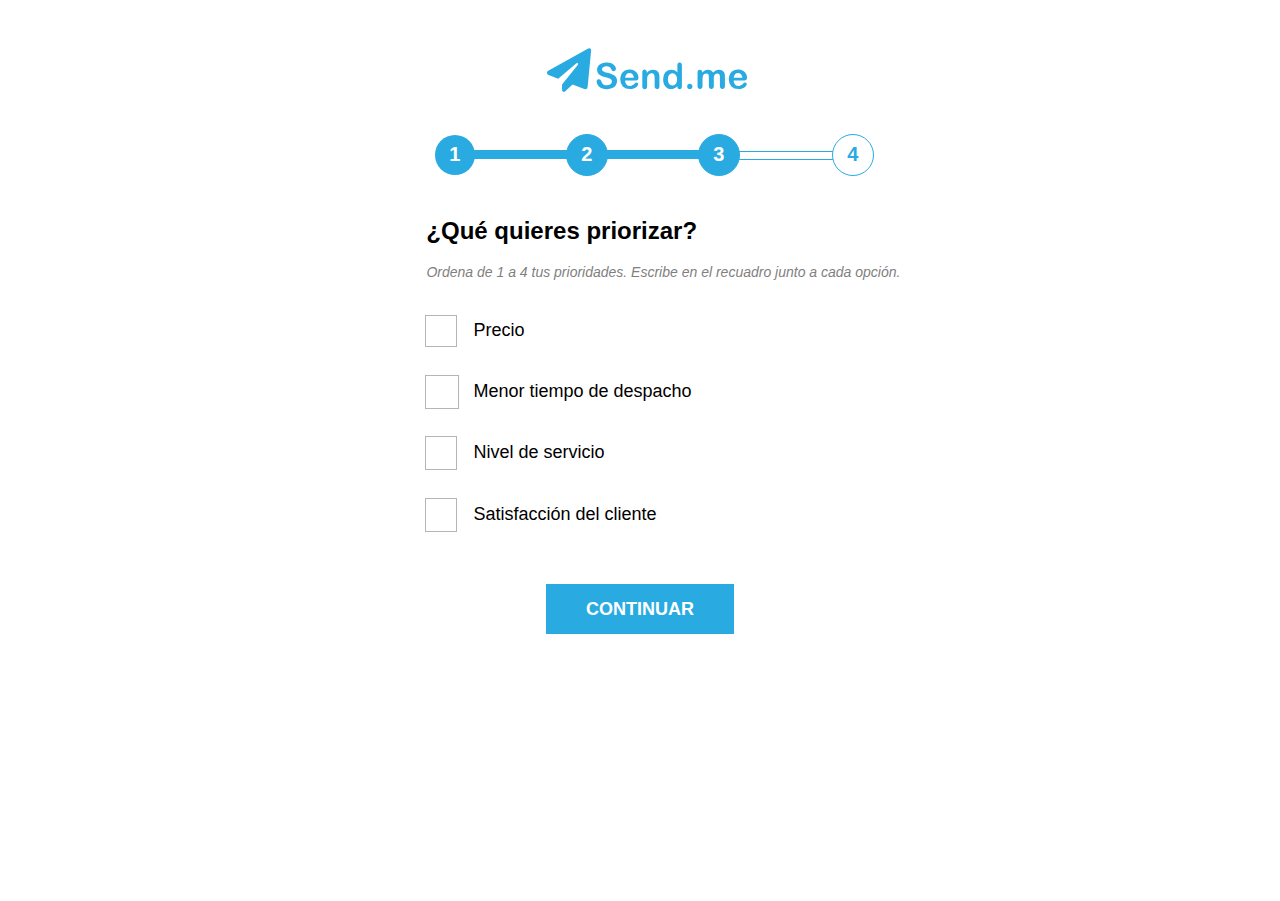
<file: setup/03.html>
<!DOCTYPE html>
<html class="nojs html css_verticalspacer" lang="es-ES">
 <head>

  <meta http-equiv="Content-type" content="text/html;charset=UTF-8"/>
  <meta name="generator" content="2018.0.0.379"/>
  <meta name="viewport" content="width=device-width, initial-scale=1.0"/>
  
  <script type="text/javascript">
   // Update the 'nojs'/'js' class on the html node
document.documentElement.className = document.documentElement.className.replace(/\bnojs\b/g, 'js');

// Check that all required assets are uploaded and up-to-date
if(typeof Muse == "undefined") window.Muse = {}; window.Muse.assets = {"required":["museutils.js", "museconfig.js", "webpro.js", "jquery.watch.js", "jquery.museresponsive.js", "require.js", "03.css"], "outOfDate":[]};
</script>
  
  <link rel="shortcut icon" href="images/favicon.ico?crc=4040323558"/>
  <title>03</title>
  <!-- CSS -->
  <link rel="stylesheet" type="text/css" href="css/site_global.css?crc=444006867"/>
  <link rel="stylesheet" type="text/css" href="css/03.css?crc=52837963" id="pagesheet"/>
  <!-- IE-only CSS -->
  <!--[if lt IE 9]>
  <link rel="stylesheet" type="text/css" href="css/iefonts_03.css?crc=3824530138"/>
  <link rel="stylesheet" type="text/css" href="css/nomq_03.css?crc=3954383704" id="nomq_pagesheet"/>
  <![endif]-->
  <!-- Other scripts -->
  <script type="text/javascript">
   var __adobewebfontsappname__ = "muse";
</script>
  <!-- JS includes -->
  <script src="https://webfonts.creativecloud.com/open-sans:n7,i4,n4,n6:default.js" type="text/javascript"></script>
   </head>
 <body>

  <div class="breakpoint active" id="bp_infinity" data-min-width="1367"><!-- responsive breakpoint node -->
   <div class="clearfix borderbox" id="page"><!-- column -->
    <div class="clearfix colelem" id="pu4967"><!-- group -->
     <div class="clearfix grpelem" id="u4967"><!-- group -->
      <div class="grpelem" id="u4969"><!-- simple frame --></div>
      <div class="clearfix grpelem" id="u4968"><!-- group -->
       <div class="grpelem" id="u5096"><!-- simple frame --></div>
      </div>
      <div class="clearfix grpelem" id="u4976"><!-- group -->
       <div class="rounded-corners clearfix grpelem" id="u4978"><!-- group -->
        <div class="clearfix grpelem" id="u4977-4" data-muse-temp-textContainer-sizePolicy="true" data-muse-temp-textContainer-pinning="true"><!-- content -->
         <p class="shared_content" data-content-guid="u4977-4_0_content">1</p>
        </div>
       </div>
      </div>
      <div class="clearfix grpelem" id="u4970"><!-- group -->
       <div class="rounded-corners grpelem" id="u4971"><!-- simple frame --></div>
       <div class="clearfix grpelem" id="u4972-4" data-muse-temp-textContainer-sizePolicy="true" data-muse-temp-textContainer-pinning="true"><!-- content -->
        <p class="shared_content" data-content-guid="u4972-4_0_content">2</p>
       </div>
      </div>
      <div class="clearfix grpelem" id="u4973"><!-- group -->
       <div class="rounded-corners grpelem" id="u4974"><!-- simple frame --></div>
       <div class="clearfix grpelem" id="u4975-4" data-muse-temp-textContainer-sizePolicy="true" data-muse-temp-textContainer-pinning="true"><!-- content -->
        <p class="shared_content" data-content-guid="u4975-4_0_content">3</p>
       </div>
      </div>
      <div class="clearfix grpelem" id="u5102"><!-- group -->
       <div class="rounded-corners grpelem" id="u5103"><!-- simple frame --></div>
       <div class="clearfix grpelem" id="u5104-4" data-muse-temp-textContainer-sizePolicy="true" data-muse-temp-textContainer-pinning="true"><!-- content -->
        <p class="shared_content" data-content-guid="u5104-4_0_content">4</p>
       </div>
      </div>
     </div>
     <div class="clip_frame grpelem" id="u4979"><!-- svg -->
      <img class="svg svg_mar temp_no_img_src" id="u4980" data-orig-src="images/logo-azul.svg?crc=391306405" onload="this.style.height=(this.offsetWidth*45.86576250288972/210.8345534407028)+'px'" alt="" data-mu-svgfallback="images/logo%20azul_poster_.png?crc=4213543209" data-heightwidthratio="0.21800947867298578" data-image-width="211" data-image-height="46" src="images/blank.gif?crc=4208392903"/>
     </div>
    </div>
    <div class="clearfix colelem" id="u6438-4" data-muse-temp-textContainer-sizePolicy="true" data-muse-temp-textContainer-pinning="true"><!-- content -->
     <p class="shared_content" data-content-guid="u6438-4_0_content">¿Qué quieres priorizar?</p>
    </div>
    <div class="clearfix colelem" id="pu5047"><!-- group -->
     <div class="clearfix grpelem" id="u5047"><!-- column -->
      <div class="clearfix colelem shared_content" id="u4877-4" data-muse-temp-textContainer-sizePolicy="true" data-muse-temp-textContainer-pinning="true" data-content-guid="u4877-4_content"><!-- content -->
       <p>Ordena de 1 a 4 tus prioridades. Escribe en el recuadro junto a cada opción.</p>
      </div>
      <form class="form-grp clearfix colelem" id="widgetu4746" method="post" enctype="multipart/form-data" action="scripts/form-u4746.php"><!-- none box -->
       <div class="position_content" id="widgetu4746_position_content">
        <div class="fld-grp clearfix colelem" id="widgetu6317" data-required="true" data-sizePolicy="fixed" data-pintopage="page_fluidx"><!-- none box -->
         <label class="fld-label actAsDiv clearfix grpelem" id="u6320-4" for="widgetu6317_input" data-sizePolicy="fixed" data-pintopage="page_fixedLeft"><!-- content --><span class="actAsPara shared_content" data-content-guid="u6320-4_0_content">Precio</span></label>
         <span class="fld-input NoWrap actAsDiv clearfix grpelem" id="u6318-3" data-sizePolicy="fixed" data-pintopage="page_fixedLeft"><!-- content --><input class="wrapped-input shared_content" type="text" id="widgetu6317_input" name="custom_U6317" tabindex="1" data-sizePolicy="fixed" data-pintopage="page_fluidx" data-content-guid="widgetu6317_input_content"/></span>
        </div>
        <div class="fld-grp clearfix colelem" id="widgetu6338" data-required="true" data-sizePolicy="fixed" data-pintopage="page_fluidx"><!-- none box -->
         <label class="fld-label actAsDiv clearfix grpelem" id="u6341-4" for="widgetu6338_input" data-sizePolicy="fixed" data-pintopage="page_fixedLeft"><!-- content --><span class="actAsPara shared_content" data-content-guid="u6341-4_0_content">Menor tiempo de despacho</span></label>
         <span class="fld-input NoWrap actAsDiv clearfix grpelem" id="u6340-3" data-sizePolicy="fixed" data-pintopage="page_fixedLeft"><!-- content --><input class="wrapped-input shared_content" type="text" id="widgetu6338_input" name="custom_U6338" tabindex="2" data-sizePolicy="fixed" data-pintopage="page_fluidx" data-content-guid="widgetu6338_input_content"/></span>
        </div>
        <div class="fld-grp clearfix colelem" id="widgetu6358" data-required="true" data-sizePolicy="fixed" data-pintopage="page_fluidx"><!-- none box -->
         <label class="fld-label actAsDiv clearfix grpelem" id="u6360-4" for="widgetu6358_input" data-sizePolicy="fixed" data-pintopage="page_fixedLeft"><!-- content --><span class="actAsPara shared_content" data-content-guid="u6360-4_0_content">Nivel de servicio</span></label>
         <span class="fld-input NoWrap actAsDiv clearfix grpelem" id="u6361-3" data-sizePolicy="fixed" data-pintopage="page_fixedLeft"><!-- content --><input class="wrapped-input shared_content" type="text" id="widgetu6358_input" name="custom_U6358" tabindex="3" data-sizePolicy="fixed" data-pintopage="page_fluidx" data-content-guid="widgetu6358_input_content"/></span>
        </div>
        <div class="fld-grp clearfix colelem" id="widgetu6378" data-required="true" data-sizePolicy="fixed" data-pintopage="page_fluidx"><!-- none box -->
         <label class="fld-label actAsDiv clearfix grpelem" id="u6380-4" for="widgetu6378_input" data-sizePolicy="fixed" data-pintopage="page_fixedLeft"><!-- content --><span class="actAsPara shared_content" data-content-guid="u6380-4_0_content">Satisfacción del cliente</span></label>
         <span class="fld-input NoWrap actAsDiv clearfix grpelem" id="u6381-3" data-sizePolicy="fixed" data-pintopage="page_fixedLeft"><!-- content --><input class="wrapped-input shared_content" type="text" id="widgetu6378_input" name="custom_U6378" tabindex="4" data-sizePolicy="fixed" data-pintopage="page_fluidx" data-content-guid="widgetu6378_input_content"/></span>
        </div>
        <div class="clearfix colelem" id="pu4747-4"><!-- group -->
         <div class="clearfix grpelem" id="u4747-4" data-muse-temp-textContainer-sizePolicy="true" data-muse-temp-textContainer-pinning="true"><!-- content -->
          <p class="shared_content" data-content-guid="u4747-4_0_content">Enviando formulario...</p>
         </div>
         <div class="clearfix grpelem" id="u4748-4" data-muse-temp-textContainer-sizePolicy="true" data-muse-temp-textContainer-pinning="true"><!-- content -->
          <p class="shared_content" data-content-guid="u4748-4_0_content">El servidor ha detectado un error.</p>
         </div>
         <div class="clearfix grpelem" id="u4749-4" data-muse-temp-textContainer-sizePolicy="true" data-muse-temp-textContainer-pinning="true"><!-- content -->
          <p class="shared_content" data-content-guid="u4749-4_0_content">Formulario recibido.</p>
         </div>
         <button class="submit-btn NoWrap clearfix grpelem" id="u4750-4" data-muse-temp-textContainer-sizePolicy="true" data-muse-temp-textContainer-pinning="true" type="submit" value="CONTINUAR" tabindex="5"><!-- content -->
          <div style="margin-top:-22px;height:22px;" class="shared_content" data-content-guid="u4750-4_0_content">
           <p>CONTINUAR</p>
          </div>
         </button>
        </div>
       </div>
      </form>
     </div>
     <div class="clearfix grpelem shared_content" id="u5059" data-content-guid="u5059_content"><!-- group -->
      <div class="pointer_cursor clearfix grpelem" id="u5061"><!-- group -->
       <a class="block" href="04.html"><!-- Block link tag --></a>
       <a class="nonblock nontext clearfix grpelem" id="u5060-4" href="04.html" data-muse-temp-textContainer-sizePolicy="true" data-muse-temp-textContainer-pinning="true"><!-- content --><p>CONTINUAR</p></a>
      </div>
     </div>
    </div>
    <div class="verticalspacer" data-offset-top="1135" data-content-above-spacer="1135" data-content-below-spacer="61" data-sizePolicy="fixed" data-pintopage="page_fixedLeft"></div>
   </div>
  </div>
  <div class="breakpoint" id="bp_1366" data-max-width="1366"><!-- responsive breakpoint node -->
   <div class="clearfix borderbox temp_no_id" data-orig-id="page"><!-- column -->
    <div class="clip_frame colelem temp_no_id" data-sizePolicy="fixed" data-pintopage="page_fluidx" data-orig-id="u4979"><!-- svg -->
     <img class="svg temp_no_id temp_no_img_src" data-orig-src="images/logo-azul.svg?crc=391306405" width="200" height="44" alt="" data-mu-svgfallback="images/logo%20azul_poster_.png?crc=4213543209" data-orig-id="u4980" src="images/blank.gif?crc=4208392903"/>
    </div>
    <div class="clearfix colelem temp_no_id" data-orig-id="u4967"><!-- group -->
     <div class="grpelem temp_no_id" data-sizePolicy="fixed" data-pintopage="page_fluidx" data-orig-id="u4969"><!-- simple frame --></div>
     <div class="grpelem temp_no_id" data-sizePolicy="fixed" data-pintopage="page_fluidx" data-orig-id="u4968"><!-- simple frame --></div>
     <div class="grpelem temp_no_id" data-sizePolicy="fixed" data-pintopage="page_fluidx" data-orig-id="u5096"><!-- simple frame --></div>
     <div class="clearfix grpelem temp_no_id" data-orig-id="u4976"><!-- group -->
      <div class="rounded-corners clearfix grpelem temp_no_id" data-orig-id="u4978"><!-- group -->
       <div class="clearfix grpelem temp_no_id" data-sizePolicy="fixed" data-pintopage="page_fluidx" data-orig-id="u4977-4"><!-- content -->
        <span class="placeholder" data-placeholder-for="u4977-4_0_content"><!-- placeholder node --></span>
       </div>
      </div>
     </div>
     <div class="clearfix grpelem temp_no_id" data-orig-id="u4970"><!-- group -->
      <div class="rounded-corners clearfix grpelem temp_no_id" data-orig-id="u4971"><!-- group -->
       <div class="clearfix grpelem temp_no_id" data-sizePolicy="fixed" data-pintopage="page_fluidx" data-orig-id="u4972-4"><!-- content -->
        <span class="placeholder" data-placeholder-for="u4972-4_0_content"><!-- placeholder node --></span>
       </div>
      </div>
     </div>
     <div class="clearfix grpelem temp_no_id" data-orig-id="u4973"><!-- group -->
      <div class="rounded-corners clearfix grpelem temp_no_id" data-orig-id="u4974"><!-- group -->
       <div class="clearfix grpelem temp_no_id" data-sizePolicy="fixed" data-pintopage="page_fluidx" data-orig-id="u4975-4"><!-- content -->
        <span class="placeholder" data-placeholder-for="u4975-4_0_content"><!-- placeholder node --></span>
       </div>
      </div>
     </div>
     <div class="clearfix grpelem temp_no_id" data-orig-id="u5102"><!-- group -->
      <div class="rounded-corners clearfix grpelem temp_no_id" data-orig-id="u5103"><!-- group -->
       <div class="clearfix grpelem temp_no_id" data-sizePolicy="fixed" data-pintopage="page_fluidx" data-orig-id="u5104-4"><!-- content -->
        <span class="placeholder" data-placeholder-for="u5104-4_0_content"><!-- placeholder node --></span>
       </div>
      </div>
     </div>
    </div>
    <div class="clearfix colelem temp_no_id" data-sizePolicy="fixed" data-pintopage="page_fluidx" data-orig-id="u6438-4"><!-- content -->
     <span class="placeholder" data-placeholder-for="u6438-4_0_content"><!-- placeholder node --></span>
    </div>
    <div class="clearfix colelem temp_no_id" data-orig-id="u5047"><!-- column -->
     <span class="clearfix colelem placeholder" data-placeholder-for="u4877-4_content"><!-- placeholder node --></span>
     <form class="form-grp clearfix colelem temp_no_id" method="post" enctype="multipart/form-data" action="scripts/form-u4746.php" data-orig-id="widgetu4746"><!-- none box -->
      <div class="clearfix grpelem temp_no_id" data-orig-id="pu4747-4"><!-- group -->
       <div class="clearfix grpelem temp_no_id" data-muse-temp-textContainer-sizePolicy="true" data-muse-temp-textContainer-pinning="true" data-orig-id="u4747-4"><!-- content -->
        <span class="placeholder" data-placeholder-for="u4747-4_0_content"><!-- placeholder node --></span>
       </div>
       <div class="clearfix grpelem temp_no_id" data-muse-temp-textContainer-sizePolicy="true" data-muse-temp-textContainer-pinning="true" data-orig-id="u4748-4"><!-- content -->
        <span class="placeholder" data-placeholder-for="u4748-4_0_content"><!-- placeholder node --></span>
       </div>
       <div class="clearfix grpelem temp_no_id" data-muse-temp-textContainer-sizePolicy="true" data-muse-temp-textContainer-pinning="true" data-orig-id="u4749-4"><!-- content -->
        <span class="placeholder" data-placeholder-for="u4749-4_0_content"><!-- placeholder node --></span>
       </div>
      </div>
      <div class="clearfix grpelem" id="pwidgetu6317"><!-- column -->
       <div class="fld-grp clearfix colelem temp_no_id" data-required="true" data-sizePolicy="fixed" data-pintopage="page_fluidx" data-orig-id="widgetu6317"><!-- none box -->
        <label class="fld-label actAsDiv clearfix grpelem temp_no_id" for="widgetu6317_input" data-sizePolicy="fixed" data-pintopage="page_fixedLeft" data-orig-id="u6320-4"><!-- content --><span class="actAsPara placeholder" data-placeholder-for="u6320-4_0_content"><!-- placeholder node --></span></label>
        <span class="fld-input NoWrap actAsDiv clearfix grpelem temp_no_id" data-sizePolicy="fixed" data-pintopage="page_fixedLeft" data-orig-id="u6318-3"><!-- content --><span class="wrapped-input placeholder" data-placeholder-for="widgetu6317_input_content"><!-- placeholder node --></span></span>
       </div>
       <div class="fld-grp clearfix colelem temp_no_id" data-required="true" data-sizePolicy="fixed" data-pintopage="page_fluidx" data-orig-id="widgetu6338"><!-- none box -->
        <label class="fld-label actAsDiv clearfix grpelem temp_no_id" for="widgetu6338_input" data-sizePolicy="fixed" data-pintopage="page_fixedLeft" data-orig-id="u6341-4"><!-- content --><span class="actAsPara placeholder" data-placeholder-for="u6341-4_0_content"><!-- placeholder node --></span></label>
        <span class="fld-input NoWrap actAsDiv clearfix grpelem temp_no_id" data-sizePolicy="fixed" data-pintopage="page_fixedLeft" data-orig-id="u6340-3"><!-- content --><span class="wrapped-input placeholder" data-placeholder-for="widgetu6338_input_content"><!-- placeholder node --></span></span>
       </div>
       <div class="fld-grp clearfix colelem temp_no_id" data-required="true" data-sizePolicy="fixed" data-pintopage="page_fluidx" data-orig-id="widgetu6358"><!-- none box -->
        <label class="fld-label actAsDiv clearfix grpelem temp_no_id" for="widgetu6358_input" data-sizePolicy="fixed" data-pintopage="page_fixedLeft" data-orig-id="u6360-4"><!-- content --><span class="actAsPara placeholder" data-placeholder-for="u6360-4_0_content"><!-- placeholder node --></span></label>
        <span class="fld-input NoWrap actAsDiv clearfix grpelem temp_no_id" data-sizePolicy="fixed" data-pintopage="page_fixedLeft" data-orig-id="u6361-3"><!-- content --><span class="wrapped-input placeholder" data-placeholder-for="widgetu6358_input_content"><!-- placeholder node --></span></span>
       </div>
       <div class="fld-grp clearfix colelem temp_no_id" data-required="true" data-sizePolicy="fixed" data-pintopage="page_fluidx" data-orig-id="widgetu6378"><!-- none box -->
        <label class="fld-label actAsDiv clearfix grpelem temp_no_id" for="widgetu6378_input" data-sizePolicy="fixed" data-pintopage="page_fixedLeft" data-orig-id="u6380-4"><!-- content --><span class="actAsPara placeholder" data-placeholder-for="u6380-4_0_content"><!-- placeholder node --></span></label>
        <span class="fld-input NoWrap actAsDiv clearfix grpelem temp_no_id" data-sizePolicy="fixed" data-pintopage="page_fixedLeft" data-orig-id="u6381-3"><!-- content --><span class="wrapped-input placeholder" data-placeholder-for="widgetu6378_input_content"><!-- placeholder node --></span></span>
       </div>
      </div>
      <button class="submit-btn NoWrap clearfix grpelem temp_no_id" data-muse-temp-textContainer-sizePolicy="true" data-muse-temp-textContainer-pinning="true" type="submit" value="CONTINUAR" tabindex="10" data-orig-id="u4750-4"><!-- content -->
       <span class="placeholder" data-placeholder-for="u4750-4_0_content"><!-- placeholder node --></span>
      </button>
     </form>
    </div>
    <span class="clearfix colelem placeholder" data-placeholder-for="u5059_content"><!-- placeholder node --></span>
    <div class="verticalspacer" data-offset-top="634" data-content-above-spacer="633" data-content-below-spacer="61" data-sizePolicy="fixed" data-pintopage="page_fixedLeft"></div>
   </div>
  </div>
  <!-- Other scripts -->
  <script type="text/javascript">
   // Decide weather to suppress missing file error or not based on preference setting
var suppressMissingFileError = false
</script>
  <script type="text/javascript">
   window.Muse.assets.check=function(d){if(!window.Muse.assets.checked){window.Muse.assets.checked=!0;var b={},c=function(a,b){if(window.getComputedStyle){var c=window.getComputedStyle(a,null);return c&&c.getPropertyValue(b)||c&&c[b]||""}if(document.documentElement.currentStyle)return(c=a.currentStyle)&&c[b]||a.style&&a.style[b]||"";return""},a=function(a){if(a.match(/^rgb/))return a=a.replace(/\s+/g,"").match(/([\d\,]+)/gi)[0].split(","),(parseInt(a[0])<<16)+(parseInt(a[1])<<8)+parseInt(a[2]);if(a.match(/^\#/))return parseInt(a.substr(1),
16);return 0},g=function(g){for(var f=document.getElementsByTagName("link"),h=0;h<f.length;h++)if("text/css"==f[h].type){var i=(f[h].href||"").match(/\/?css\/([\w\-]+\.css)\?crc=(\d+)/);if(!i||!i[1]||!i[2])break;b[i[1]]=i[2]}f=document.createElement("div");f.className="version";f.style.cssText="display:none; width:1px; height:1px;";document.getElementsByTagName("body")[0].appendChild(f);for(h=0;h<Muse.assets.required.length;){var i=Muse.assets.required[h],l=i.match(/([\w\-\.]+)\.(\w+)$/),k=l&&l[1]?
l[1]:null,l=l&&l[2]?l[2]:null;switch(l.toLowerCase()){case "css":k=k.replace(/\W/gi,"_").replace(/^([^a-z])/gi,"_$1");f.className+=" "+k;k=a(c(f,"color"));l=a(c(f,"backgroundColor"));k!=0||l!=0?(Muse.assets.required.splice(h,1),"undefined"!=typeof b[i]&&(k!=b[i]>>>24||l!=(b[i]&16777215))&&Muse.assets.outOfDate.push(i)):h++;f.className="version";break;case "js":h++;break;default:throw Error("Unsupported file type: "+l);}}d?d().jquery!="1.8.3"&&Muse.assets.outOfDate.push("jquery-1.8.3.min.js"):Muse.assets.required.push("jquery-1.8.3.min.js");
f.parentNode.removeChild(f);if(Muse.assets.outOfDate.length||Muse.assets.required.length)f="Some files on the server may be missing or incorrect. Clear browser cache and try again. If the problem persists please contact website author.",g&&Muse.assets.outOfDate.length&&(f+="\nOut of date: "+Muse.assets.outOfDate.join(",")),g&&Muse.assets.required.length&&(f+="\nMissing: "+Muse.assets.required.join(",")),suppressMissingFileError?(f+="\nUse SuppressMissingFileError key in AppPrefs.xml to show missing file error pop up.",console.log(f)):alert(f)};location&&location.search&&location.search.match&&location.search.match(/muse_debug/gi)?
setTimeout(function(){g(!0)},5E3):g()}};
var muse_init=function(){require.config({baseUrl:""});require(["jquery","museutils","whatinput","webpro","jquery.watch","jquery.museresponsive"],function(d){var $ = d;$(document).ready(function(){try{
window.Muse.assets.check($);/* body */
Muse.Utils.transformMarkupToFixBrowserProblemsPreInit();/* body */
Muse.Utils.prepHyperlinks(true);/* body */
Muse.Utils.makeButtonsVisibleAfterSettingMinWidth();/* body */
Muse.Utils.initWidget('#widgetu4746', ['#bp_infinity', '#bp_1366'], function(elem) { return new WebPro.Widget.Form(elem, {validationEvent:'submit',errorStateSensitivity:'high',fieldWrapperClass:'fld-grp',formSubmittedClass:'frm-sub-st',formErrorClass:'frm-subm-err-st',formDeliveredClass:'frm-subm-ok-st',notEmptyClass:'non-empty-st',focusClass:'focus-st',invalidClass:'fld-err-st',requiredClass:'fld-err-st',ajaxSubmit:true}); });/* #widgetu4746 */
Muse.Utils.fullPage('#page');/* 100% height page */
$( '.breakpoint' ).registerBreakpoint();/* Register breakpoints */
Muse.Utils.transformMarkupToFixBrowserProblems();/* body */
}catch(b){if(b&&"function"==typeof b.notify?b.notify():Muse.Assert.fail("Error calling selector function: "+b),false)throw b;}})})};

</script>
  <!-- RequireJS script -->
  <script src="scripts/require.js?crc=4157109226" type="text/javascript" async data-main="scripts/museconfig.js?crc=4153641093" onload="if (requirejs) requirejs.onError = function(requireType, requireModule) { if (requireType && requireType.toString && requireType.toString().indexOf && 0 <= requireType.toString().indexOf('#scripterror')) window.Muse.assets.check(); }" onerror="window.Muse.assets.check();"></script>

  <!-- Hotjar Tracking Code for http://sendu.garagelabs.cl -->
<script>
    (function(h,o,t,j,a,r){
        h.hj=h.hj||function(){(h.hj.q=h.hj.q||[]).push(arguments)};
        h._hjSettings={hjid:991519,hjsv:6};
        a=o.getElementsByTagName('head')[0];
        r=o.createElement('script');r.async=1;
        r.src=t+h._hjSettings.hjid+j+h._hjSettings.hjsv;
        a.appendChild(r);
    })(window,document,'https://static.hotjar.com/c/hotjar-','.js?sv=');
</script>
   
   </body>
</html>
</file>
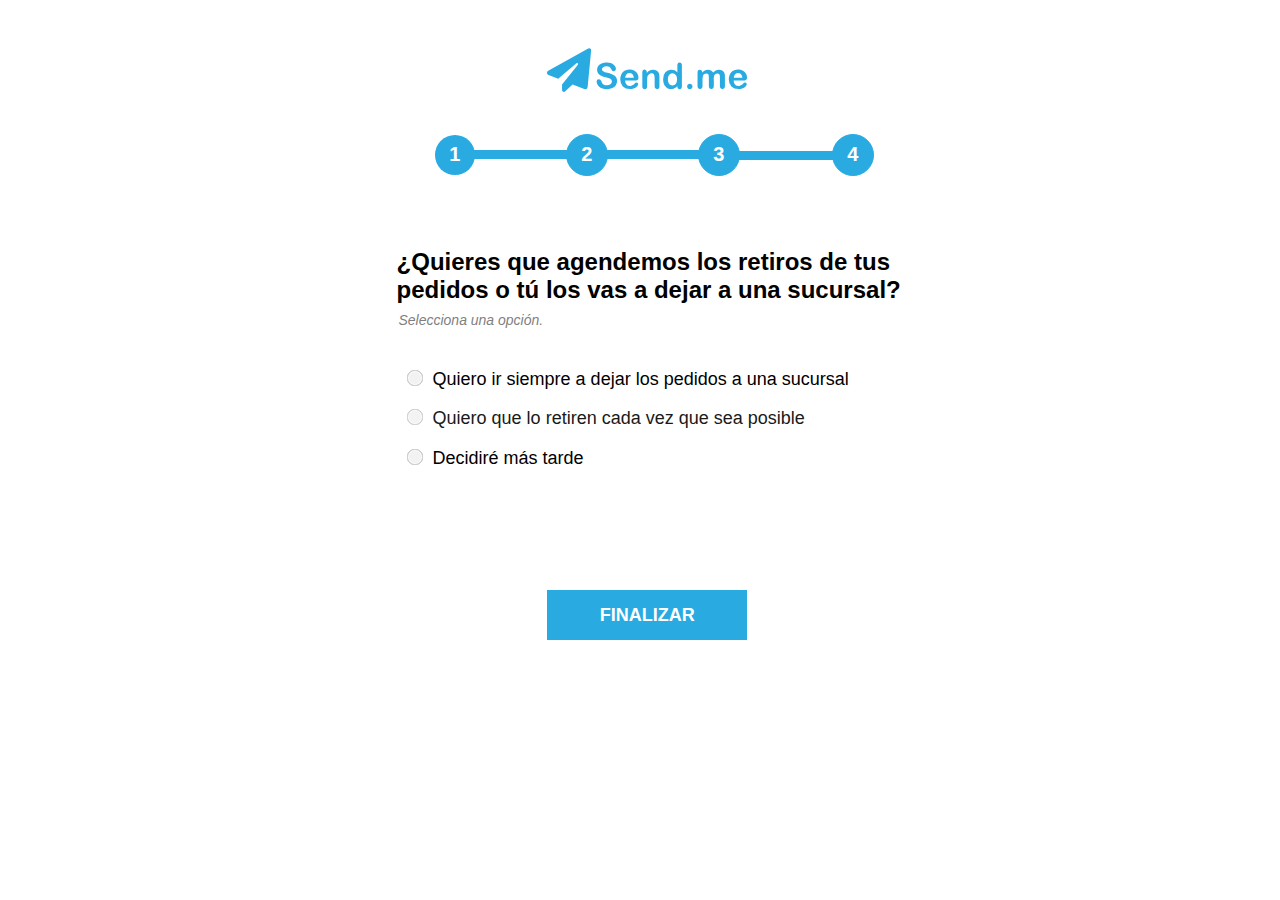
<file: setup/04.html>
<!DOCTYPE html>
<html class="nojs html css_verticalspacer" lang="es-ES">
 <head>

  <meta http-equiv="Content-type" content="text/html;charset=UTF-8"/>
  <meta name="generator" content="2018.0.0.379"/>
  <meta name="viewport" content="width=device-width, initial-scale=1.0"/>
  
  <script type="text/javascript">
   // Update the 'nojs'/'js' class on the html node
document.documentElement.className = document.documentElement.className.replace(/\bnojs\b/g, 'js');

// Check that all required assets are uploaded and up-to-date
if(typeof Muse == "undefined") window.Muse = {}; window.Muse.assets = {"required":["museutils.js", "museconfig.js", "jquery.musepolyfill.bgsize.js", "webpro.js", "jquery.watch.js", "jquery.museresponsive.js", "require.js", "musewpslideshow.js", "jquery.museoverlay.js", "touchswipe.js", "04.css"], "outOfDate":[]};
</script>
  
  <link rel="shortcut icon" href="images/favicon.ico?crc=4040323558"/>
  <title>04</title>
  <!-- CSS -->
  <link rel="stylesheet" type="text/css" href="css/site_global.css?crc=444006867"/>
  <link rel="stylesheet" type="text/css" href="css/04.css?crc=4090647930" id="pagesheet"/>
  <!-- IE-only CSS -->
  <!--[if lt IE 9]>
  <link rel="stylesheet" type="text/css" href="css/iefonts_04.css?crc=3824530138"/>
  <link rel="stylesheet" type="text/css" href="css/nomq_04.css?crc=401546515" id="nomq_pagesheet"/>
  <![endif]-->
  <!-- Other scripts -->
  <script type="text/javascript">
   var __adobewebfontsappname__ = "muse";
</script>
  <!-- JS includes -->
  <script src="https://webfonts.creativecloud.com/open-sans:n7,i4,n4,n6:default.js" type="text/javascript"></script>
   </head>
 <body>

  <div class="breakpoint active" id="bp_infinity" data-min-width="1367"><!-- responsive breakpoint node -->
   <div class="clearfix borderbox" id="page"><!-- column -->
    <div class="clearfix colelem" id="pu3303"><!-- group -->
     <div class="clip_frame grpelem" id="u3303"><!-- svg -->
      <img class="svg svg_mar temp_no_img_src" id="u3304" data-orig-src="images/logo-azul.svg?crc=391306405" onload="this.style.height=(this.offsetWidth*45.86576250288972/210.8345534407028)+'px'" alt="" data-mu-svgfallback="images/logo%20azul_poster_.png?crc=4213543209" data-heightwidthratio="0.21800947867298578" data-image-width="211" data-image-height="46" src="images/blank.gif?crc=4208392903"/>
     </div>
     <div class="clearfix grpelem" id="u5509"><!-- group -->
      <div class="grpelem" id="u5513"><!-- simple frame --></div>
      <div class="clearfix grpelem" id="u5521"><!-- group -->
       <div class="grpelem" id="u5520"><!-- simple frame --></div>
      </div>
      <div class="clearfix grpelem" id="u5517"><!-- group -->
       <div class="rounded-corners clearfix grpelem" id="u5518"><!-- group -->
        <div class="clearfix grpelem" id="u5519-4" data-muse-temp-textContainer-sizePolicy="true" data-muse-temp-textContainer-pinning="true"><!-- content -->
         <p class="shared_content" data-content-guid="u5519-4_0_content">1</p>
        </div>
       </div>
      </div>
      <div class="clearfix grpelem" id="u5522"><!-- group -->
       <div class="rounded-corners grpelem" id="u5524"><!-- simple frame --></div>
       <div class="clearfix grpelem" id="u5523-4" data-muse-temp-textContainer-sizePolicy="true" data-muse-temp-textContainer-pinning="true"><!-- content -->
        <p class="shared_content" data-content-guid="u5523-4_0_content">2</p>
       </div>
      </div>
      <div class="clearfix grpelem" id="u5510"><!-- group -->
       <div class="rounded-corners grpelem" id="u5512"><!-- simple frame --></div>
       <div class="clearfix grpelem" id="u5511-4" data-muse-temp-textContainer-sizePolicy="true" data-muse-temp-textContainer-pinning="true"><!-- content -->
        <p class="shared_content" data-content-guid="u5511-4_0_content">3</p>
       </div>
      </div>
      <div class="clearfix grpelem" id="u5514"><!-- group -->
       <div class="rounded-corners grpelem" id="u5515"><!-- simple frame --></div>
       <div class="clearfix grpelem" id="u5516-4" data-muse-temp-textContainer-sizePolicy="true" data-muse-temp-textContainer-pinning="true"><!-- content -->
        <p class="shared_content" data-content-guid="u5516-4_0_content">4</p>
       </div>
      </div>
     </div>
    </div>
    <div class="clearfix colelem" id="u2864-4" data-muse-temp-textContainer-sizePolicy="true" data-muse-temp-textContainer-pinning="true"><!-- content -->
     <p class="shared_content" data-content-guid="u2864-4_0_content">Selecciona una opción.</p>
    </div>
    <div class="clearfix colelem" id="pwidgetu2627"><!-- group -->
     <form class="form-grp clearfix grpelem" id="widgetu2627" method="post" enctype="multipart/form-data" action="scripts/form-u2627.php"><!-- none box -->
      <div class="fld-grp clearfix colelem" id="widgetu2696" data-required="true" data-type="radiogroup"><!-- none box -->
       <label class="fld-label actAsDiv clearfix colelem" id="u2697-4" data-muse-temp-textContainer-sizePolicy="true" data-muse-temp-textContainer-pinning="true"><!-- content --><span class="actAsPara shared_content" data-content-guid="u2697-4_0_content">¿Quieres que agendemos los retiros de tus pedidos o tú los vas a dejar a una sucursal?</span></label>
       <div class="fld-grp clearfix colelem" id="widgetu2715" data-required="false" data-type="radio"><!-- none box -->
        <div class="fld-radiobutton museBGSize grpelem" id="u2724"><!-- simple frame -->
         <input class="wrapped-input shared_content" type="radio" value="Quiero ir siempre a dejar los pedidos a una sucursal" spellcheck="false" id="widgetu2715_input" name="custom_U2696" tabindex="1" data-content-guid="widgetu2715_input_content"/>
         <label for="widgetu2715_input"></label>
        </div>
        <label class="fld-label actAsDiv clearfix grpelem" id="u2716-4" for="widgetu2715_input" data-sizePolicy="fluidWidth" data-pintopage="page_fixedLeft"><!-- content --><span class="actAsPara shared_content" data-content-guid="u2716-4_0_content">Quiero ir siempre a dejar los pedidos a una sucursal</span></label>
       </div>
       <div class="fld-grp clearfix colelem" id="widgetu2787" data-required="false" data-type="radio"><!-- none box -->
        <div class="fld-radiobutton museBGSize grpelem" id="u2789"><!-- simple frame -->
         <input class="wrapped-input shared_content" type="radio" value="Quiero que lo retiren cada vez que sea posible" spellcheck="false" id="widgetu2787_input" name="custom_U2696" tabindex="1" data-content-guid="widgetu2787_input_content"/>
         <label for="widgetu2787_input"></label>
        </div>
        <label class="fld-label actAsDiv clearfix grpelem" id="u2788-4" for="widgetu2787_input" data-sizePolicy="fluidWidth" data-pintopage="page_fixedLeft"><!-- content --><span class="actAsPara shared_content" data-content-guid="u2788-4_0_content">Quiero que lo retiren cada vez que sea posible</span></label>
       </div>
       <div class="fld-grp clearfix colelem" id="widgetu5656" data-required="false" data-type="radio"><!-- none box -->
        <div class="fld-radiobutton museBGSize grpelem" id="u5657"><!-- simple frame -->
         <input class="wrapped-input shared_content" type="radio" value="Decidiré más tarde" spellcheck="false" id="widgetu5656_input" name="custom_U2696" tabindex="1" data-content-guid="widgetu5656_input_content"/>
         <label for="widgetu5656_input"></label>
        </div>
        <label class="fld-label actAsDiv clearfix grpelem" id="u5658-4" for="widgetu5656_input" data-sizePolicy="fluidWidth" data-pintopage="page_fixedLeft"><!-- content --><span class="actAsPara shared_content" data-content-guid="u5658-4_0_content">Decidiré más tarde</span></label>
       </div>
      </div>
      <div class="clearfix colelem" id="pu2634-4"><!-- group -->
       <div class="clearfix grpelem" id="u2634-4" data-muse-temp-textContainer-sizePolicy="true" data-muse-temp-textContainer-pinning="true"><!-- content -->
        <p class="shared_content" data-content-guid="u2634-4_0_content">Enviando formulario...</p>
       </div>
       <div class="clearfix grpelem" id="u2633-4" data-muse-temp-textContainer-sizePolicy="true" data-muse-temp-textContainer-pinning="true"><!-- content -->
        <p class="shared_content" data-content-guid="u2633-4_0_content">El servidor ha detectado un error.</p>
       </div>
       <div class="clearfix grpelem" id="u2628-4" data-muse-temp-textContainer-sizePolicy="true" data-muse-temp-textContainer-pinning="true"><!-- content -->
        <p class="shared_content" data-content-guid="u2628-4_0_content">Formulario recibido.</p>
       </div>
      </div>
      <button class="submit-btn NoWrap clearfix colelem" id="u2639-4" data-muse-temp-textContainer-sizePolicy="true" data-muse-temp-textContainer-pinning="true" type="submit" value="CONTINUAR" tabindex="2"><!-- content -->
       <div style="margin-top:-22px;height:22px;" class="shared_content" data-content-guid="u2639-4_0_content">
        <p>CONTINUAR</p>
       </div>
      </button>
     </form>
     <div class="clearfix grpelem" id="u732"><!-- group -->
      <div class="pointer_cursor clearfix grpelem" id="u733"><!-- group -->
       <a class="block shared_content" href="exito.html" data-content-guid="u733_0_content"><!-- Block link tag --></a>
       <a class="nonblock nontext clearfix grpelem" id="u734-4" href="exito.html" data-muse-temp-textContainer-sizePolicy="true" data-muse-temp-textContainer-pinning="true"><!-- content --><p class="shared_content" data-content-guid="u734-4_0_content">FINALIZAR</p></a>
      </div>
     </div>
     <div class="PamphletWidget clearfix allow_click_through grpelem" id="pamphletu5671" data-visibility="changed" style="visibility:hidden"><!-- none box -->
      <div class="ThumbGroup clearfix grpelem" data-col-pos="1" id="u5672"><!-- none box -->
       <div class="popup_anchor allow_click_through grpelem" data-col-pos="0" id="u5674popup">
        <div class="Thumb popup_element rounded-corners clearfix" data-col-pos="0" id="u5674"><!-- group -->
         <div class="rounded-corners grpelem shared_content" id="u6293" data-content-guid="u6293_content"><!-- simple frame --></div>
        </div>
       </div>
      </div>
      <div class="popup_anchor allow_click_through grpelem" data-col-pos="0" id="u5682popup">
       <div class="ContainerGroup clearfix" data-col-pos="0" id="u5682"><!-- none box -->
        <div class="Container invi clearfix grpelem" data-col-pos="0" id="u5688"><!-- group -->
         <form class="form-grp clearfix grpelem" id="widgetu5791" method="post" enctype="multipart/form-data" action="scripts/form-u5791.php"><!-- none box -->
          <div class="position_content" id="widgetu5791_position_content">
           <div class="fld-grp clearfix colelem" id="widgetu5859" data-required="false" data-type="checkboxgroup"><!-- none box -->
            <label class="fld-label actAsDiv clearfix colelem" id="u5862-4" data-muse-temp-textContainer-sizePolicy="true" data-muse-temp-textContainer-pinning="true"><!-- content --><span class="actAsPara shared_content" data-content-guid="u5862-4_0_content">Selecciona el horario que te acomode</span></label>
            <div class="fld-grp clearfix colelem" id="widgetu5878" data-required="false" data-type="checkbox"><!-- none box -->
             <div class="fld-checkbox museBGSize grpelem" id="u5887"><!-- simple frame -->
              <input class="wrapped-input shared_content" type="checkbox" value="9:00 - 12:00" id="widgetu5878_input" name="custom_U5859[]" tabindex="3" data-content-guid="widgetu5878_input_content"/>
              <label for="widgetu5878_input"></label>
             </div>
             <label class="fld-label actAsDiv clearfix grpelem" id="u5879-4" for="widgetu5878_input" data-sizePolicy="fluidWidth" data-pintopage="page_fixedLeft"><!-- content --><span class="actAsPara shared_content" data-content-guid="u5879-4_0_content">9:00 - 12:00</span></label>
            </div>
            <div class="fld-grp clearfix colelem" id="widgetu5938" data-required="false" data-type="checkbox"><!-- none box -->
             <div class="fld-checkbox museBGSize grpelem" id="u5940"><!-- simple frame -->
              <input class="wrapped-input shared_content" type="checkbox" value="12:00 - 15:00" id="widgetu5938_input" name="custom_U5859[]" tabindex="3" data-content-guid="widgetu5938_input_content"/>
              <label for="widgetu5938_input"></label>
             </div>
             <label class="fld-label actAsDiv clearfix grpelem" id="u5939-4" for="widgetu5938_input" data-sizePolicy="fluidWidth" data-pintopage="page_fixedLeft"><!-- content --><span class="actAsPara shared_content" data-content-guid="u5939-4_0_content">12:00 - 15:00</span></label>
            </div>
            <div class="fld-grp clearfix colelem" id="widgetu5953" data-required="false" data-type="checkbox"><!-- none box -->
             <div class="fld-checkbox museBGSize grpelem" id="u5955"><!-- simple frame -->
              <input class="wrapped-input shared_content" type="checkbox" value="15:00 - 18:00" id="widgetu5953_input" name="custom_U5859[]" tabindex="3" data-content-guid="widgetu5953_input_content"/>
              <label for="widgetu5953_input"></label>
             </div>
             <label class="fld-label actAsDiv clearfix grpelem" id="u5954-4" for="widgetu5953_input" data-sizePolicy="fluidWidth" data-pintopage="page_fixedLeft"><!-- content --><span class="actAsPara shared_content" data-content-guid="u5954-4_0_content">15:00 - 18:00</span></label>
            </div>
           </div>
           <div class="clearfix colelem" id="pu5796-3"><!-- group -->
            <div class="clearfix grpelem" id="u5796-3" data-muse-temp-textContainer-sizePolicy="true" data-muse-temp-textContainer-pinning="true"><!-- content -->
             <p class="shared_content" data-content-guid="u5796-3_0_content">&nbsp;</p>
            </div>
            <div class="clearfix grpelem" id="u5802-3" data-muse-temp-textContainer-sizePolicy="true" data-muse-temp-textContainer-pinning="true"><!-- content -->
             <p class="shared_content" data-content-guid="u5802-3_0_content">&nbsp;</p>
            </div>
            <div class="clearfix grpelem" id="u5797-4" data-muse-temp-textContainer-sizePolicy="true" data-muse-temp-textContainer-pinning="true"><!-- content -->
             <p id="u5797-2" class="shared_content" data-content-guid="u5797-2_content">v</p>
            </div>
            <button class="submit-btn NoWrap rounded-corners clearfix grpelem" id="u5803-4" data-muse-temp-textContainer-sizePolicy="true" data-muse-temp-textContainer-pinning="true" type="submit" value="v" tabindex="4"><!-- content -->
             <div style="margin-top:-12px;height:12px;" class="shared_content" data-content-guid="u5803-4_0_content">
              <p id="u5803-2">v</p>
             </div>
            </button>
           </div>
          </div>
         </form>
        </div>
       </div>
      </div>
     </div>
    </div>
    <div class="verticalspacer" data-offset-top="962" data-content-above-spacer="961" data-content-below-spacer="61" data-sizePolicy="fixed" data-pintopage="page_fixedLeft"></div>
   </div>
   <div class="preload_images">
    <img class="preload temp_no_img_src" data-orig-src="images/radiobuttonunchecked.png?crc=3976871150" alt="" src="images/blank.gif?crc=4208392903"/>
    <img class="preload temp_no_img_src" data-orig-src="images/radiobuttonuncheckedrollover.png?crc=4276313674" alt="" src="images/blank.gif?crc=4208392903"/>
    <img class="preload temp_no_img_src" data-orig-src="images/radiobuttonuncheckedmousedown.png?crc=54863585" alt="" src="images/blank.gif?crc=4208392903"/>
    <img class="preload temp_no_img_src" data-orig-src="images/radiobuttonchecked.png?crc=4193302265" alt="" src="images/blank.gif?crc=4208392903"/>
    <img class="preload temp_no_img_src" data-orig-src="images/radiobuttoncheckedrollover.png?crc=88928956" alt="" src="images/blank.gif?crc=4208392903"/>
    <img class="preload temp_no_img_src" data-orig-src="images/radiobuttoncheckedmousedown.png?crc=4280357799" alt="" src="images/blank.gif?crc=4208392903"/>
    <img class="preload temp_no_img_src" data-orig-src="images/checkboxunchecked.jpg?crc=495023700" alt="" src="images/blank.gif?crc=4208392903"/>
    <img class="preload temp_no_img_src" data-orig-src="images/checkboxuncheckedrollover.jpg?crc=4076496830" alt="" src="images/blank.gif?crc=4208392903"/>
    <img class="preload temp_no_img_src" data-orig-src="images/checkboxuncheckedmousedown.jpg?crc=361678653" alt="" src="images/blank.gif?crc=4208392903"/>
    <img class="preload temp_no_img_src" data-orig-src="images/checkboxchecked.jpg?crc=477278992" alt="" src="images/blank.gif?crc=4208392903"/>
    <img class="preload temp_no_img_src" data-orig-src="images/checkboxcheckedrollover.jpg?crc=435737969" alt="" src="images/blank.gif?crc=4208392903"/>
    <img class="preload temp_no_img_src" data-orig-src="images/checkboxcheckedmousedown.jpg?crc=4004261994" alt="" src="images/blank.gif?crc=4208392903"/>
   </div>
  </div>
  <div class="breakpoint" id="bp_1366" data-max-width="1366"><!-- responsive breakpoint node -->
   <div class="clearfix borderbox temp_no_id" data-orig-id="page"><!-- column -->
    <div class="clip_frame colelem temp_no_id" data-sizePolicy="fixed" data-pintopage="page_fluidx" data-orig-id="u3303"><!-- svg -->
     <img class="svg temp_no_id temp_no_img_src" data-orig-src="images/logo-azul.svg?crc=391306405" width="200" height="44" alt="" data-mu-svgfallback="images/logo%20azul_poster_.png?crc=4213543209" data-orig-id="u3304" src="images/blank.gif?crc=4208392903"/>
    </div>
    <div class="clearfix colelem temp_no_id" data-orig-id="u5509"><!-- group -->
     <div class="grpelem temp_no_id" data-sizePolicy="fixed" data-pintopage="page_fluidx" data-orig-id="u5513"><!-- simple frame --></div>
     <div class="grpelem temp_no_id" data-sizePolicy="fixed" data-pintopage="page_fluidx" data-orig-id="u5521"><!-- simple frame --></div>
     <div class="grpelem temp_no_id" data-sizePolicy="fixed" data-pintopage="page_fluidx" data-orig-id="u5520"><!-- simple frame --></div>
     <div class="clearfix grpelem temp_no_id" data-orig-id="u5517"><!-- group -->
      <div class="rounded-corners clearfix grpelem temp_no_id" data-orig-id="u5518"><!-- group -->
       <div class="clearfix grpelem temp_no_id" data-sizePolicy="fixed" data-pintopage="page_fluidx" data-orig-id="u5519-4"><!-- content -->
        <span class="placeholder" data-placeholder-for="u5519-4_0_content"><!-- placeholder node --></span>
       </div>
      </div>
     </div>
     <div class="clearfix grpelem temp_no_id" data-orig-id="u5522"><!-- group -->
      <div class="rounded-corners clearfix grpelem temp_no_id" data-orig-id="u5524"><!-- group -->
       <div class="clearfix grpelem temp_no_id" data-sizePolicy="fixed" data-pintopage="page_fluidx" data-orig-id="u5523-4"><!-- content -->
        <span class="placeholder" data-placeholder-for="u5523-4_0_content"><!-- placeholder node --></span>
       </div>
      </div>
     </div>
     <div class="clearfix grpelem temp_no_id" data-orig-id="u5510"><!-- group -->
      <div class="rounded-corners clearfix grpelem temp_no_id" data-orig-id="u5512"><!-- group -->
       <div class="clearfix grpelem temp_no_id" data-sizePolicy="fixed" data-pintopage="page_fluidx" data-orig-id="u5511-4"><!-- content -->
        <span class="placeholder" data-placeholder-for="u5511-4_0_content"><!-- placeholder node --></span>
       </div>
      </div>
     </div>
     <div class="clearfix grpelem temp_no_id" data-orig-id="u5514"><!-- group -->
      <div class="rounded-corners clearfix grpelem temp_no_id" data-orig-id="u5515"><!-- group -->
       <div class="clearfix grpelem temp_no_id" data-sizePolicy="fixed" data-pintopage="page_fluidx" data-orig-id="u5516-4"><!-- content -->
        <span class="placeholder" data-placeholder-for="u5516-4_0_content"><!-- placeholder node --></span>
       </div>
      </div>
     </div>
    </div>
    <div class="clearfix colelem temp_no_id" data-orig-id="pwidgetu2627"><!-- group -->
     <form class="form-grp clearfix grpelem temp_no_id" method="post" enctype="multipart/form-data" action="scripts/form-u2627.php" data-orig-id="widgetu2627"><!-- none box -->
      <div class="clearfix grpelem temp_no_id" data-orig-id="pu2634-4"><!-- group -->
       <div class="clearfix grpelem temp_no_id" data-muse-temp-textContainer-sizePolicy="true" data-muse-temp-textContainer-pinning="true" data-orig-id="u2634-4"><!-- content -->
        <span class="placeholder" data-placeholder-for="u2634-4_0_content"><!-- placeholder node --></span>
       </div>
       <div class="clearfix grpelem temp_no_id" data-muse-temp-textContainer-sizePolicy="true" data-muse-temp-textContainer-pinning="true" data-orig-id="u2633-4"><!-- content -->
        <span class="placeholder" data-placeholder-for="u2633-4_0_content"><!-- placeholder node --></span>
       </div>
       <div class="clearfix grpelem temp_no_id" data-muse-temp-textContainer-sizePolicy="true" data-muse-temp-textContainer-pinning="true" data-orig-id="u2628-4"><!-- content -->
        <span class="placeholder" data-placeholder-for="u2628-4_0_content"><!-- placeholder node --></span>
       </div>
      </div>
      <div class="fld-grp clearfix grpelem temp_no_id" data-required="true" data-type="radiogroup" data-sizePolicy="fixed" data-pintopage="page_fluidx" data-orig-id="widgetu2696"><!-- none box -->
       <label class="fld-label actAsDiv clearfix grpelem temp_no_id" data-sizePolicy="fixed" data-pintopage="page_fixedLeft" data-orig-id="u2697-4"><!-- content --><span class="actAsPara placeholder" data-placeholder-for="u2697-4_0_content"><!-- placeholder node --></span></label>
       <div class="fld-grp clearfix grpelem temp_no_id" data-required="false" data-type="radio" data-sizePolicy="fixed" data-pintopage="page_fixedLeft" data-orig-id="widgetu2715"><!-- none box -->
        <label class="fld-label actAsDiv clearfix grpelem temp_no_id" for="widgetu2715_input" data-sizePolicy="fixed" data-pintopage="page_fixedLeft" data-orig-id="u2716-4"><!-- content --><span class="actAsPara placeholder" data-placeholder-for="u2716-4_0_content"><!-- placeholder node --></span></label>
        <div class="fld-radiobutton museBGSize grpelem temp_no_id" data-orig-id="u2724"><!-- simple frame -->
         <span class="wrapped-input placeholder" data-placeholder-for="widgetu2715_input_content"><!-- placeholder node --></span>
         <label for="widgetu2715_input"></label>
        </div>
       </div>
       <div class="fld-grp clearfix grpelem temp_no_id" data-required="false" data-type="radio" data-sizePolicy="fixed" data-pintopage="page_fixedLeft" data-orig-id="widgetu2787"><!-- none box -->
        <label class="fld-label actAsDiv clearfix grpelem temp_no_id" for="widgetu2787_input" data-sizePolicy="fixed" data-pintopage="page_fixedLeft" data-orig-id="u2788-4"><!-- content --><span class="actAsPara placeholder" data-placeholder-for="u2788-4_0_content"><!-- placeholder node --></span></label>
        <div class="fld-radiobutton museBGSize grpelem temp_no_id" data-orig-id="u2789"><!-- simple frame -->
         <span class="wrapped-input placeholder" data-placeholder-for="widgetu2787_input_content"><!-- placeholder node --></span>
         <label for="widgetu2787_input"></label>
        </div>
       </div>
       <div class="fld-grp clearfix grpelem temp_no_id" data-required="false" data-type="radio" data-sizePolicy="fixed" data-pintopage="page_fixedLeft" data-orig-id="widgetu5656"><!-- none box -->
        <label class="fld-label actAsDiv clearfix grpelem temp_no_id" for="widgetu5656_input" data-sizePolicy="fixed" data-pintopage="page_fixedLeft" data-orig-id="u5658-4"><!-- content --><span class="actAsPara placeholder" data-placeholder-for="u5658-4_0_content"><!-- placeholder node --></span></label>
        <div class="fld-radiobutton museBGSize grpelem temp_no_id" data-orig-id="u5657"><!-- simple frame -->
         <span class="wrapped-input placeholder" data-placeholder-for="widgetu5656_input_content"><!-- placeholder node --></span>
         <label for="widgetu5656_input"></label>
        </div>
       </div>
      </div>
      <button class="submit-btn NoWrap clearfix grpelem temp_no_id" data-muse-temp-textContainer-sizePolicy="true" data-muse-temp-textContainer-pinning="true" type="submit" value="CONTINUAR" tabindex="6" data-orig-id="u2639-4"><!-- content -->
       <span class="placeholder" data-placeholder-for="u2639-4_0_content"><!-- placeholder node --></span>
      </button>
     </form>
     <div class="clearfix grpelem temp_no_id" data-sizePolicy="fixed" data-pintopage="page_fluidx" data-orig-id="u2864-4"><!-- content -->
      <span class="placeholder" data-placeholder-for="u2864-4_0_content"><!-- placeholder node --></span>
     </div>
     <div class="PamphletWidget clearfix allow_click_through grpelem temp_no_id" data-visibility="changed" style="visibility:hidden" data-orig-id="pamphletu5671"><!-- none box -->
      <div class="ThumbGroup clearfix colelem temp_no_id" data-col-pos="1" data-orig-id="u5672"><!-- none box -->
       <div class="popup_anchor allow_click_through grpelem temp_no_id" data-col-pos="0" data-orig-id="u5674popup">
        <div class="Thumb popup_element rounded-corners clearfix temp_no_id" data-col-pos="0" data-sizePolicy="fixed" data-pintopage="page_fluidx" data-orig-id="u5674"><!-- group -->
         <span class="rounded-corners grpelem placeholder" data-placeholder-for="u6293_content"><!-- placeholder node --></span>
        </div>
       </div>
      </div>
      <div class="popup_anchor allow_click_through colelem temp_no_id" data-col-pos="0" data-orig-id="u5682popup">
       <div class="ContainerGroup clearfix temp_no_id" data-col-pos="0" data-sizePolicy="fixed" data-pintopage="page_fluidx" data-orig-id="u5682"><!-- none box -->
        <div class="Container invi clearfix grpelem temp_no_id" data-col-pos="0" data-sizePolicy="fixed" data-pintopage="page_fluidx" data-orig-id="u5688"><!-- group -->
         <form class="form-grp clearfix grpelem temp_no_id" method="post" enctype="multipart/form-data" action="scripts/form-u5791.php" data-orig-id="widgetu5791"><!-- none box -->
          <div class="clearfix grpelem temp_no_id" data-muse-temp-textContainer-sizePolicy="true" data-muse-temp-textContainer-pinning="true" data-orig-id="u5796-3"><!-- content -->
           <span class="placeholder" data-placeholder-for="u5796-3_0_content"><!-- placeholder node --></span>
          </div>
          <div class="clearfix grpelem temp_no_id" data-muse-temp-textContainer-sizePolicy="true" data-muse-temp-textContainer-pinning="true" data-orig-id="u5802-3"><!-- content -->
           <span class="placeholder" data-placeholder-for="u5802-3_0_content"><!-- placeholder node --></span>
          </div>
          <div class="clearfix grpelem temp_no_id" data-muse-temp-textContainer-sizePolicy="true" data-muse-temp-textContainer-pinning="true" data-orig-id="u5797-4"><!-- content -->
           <span class="placeholder" data-placeholder-for="u5797-2_content"><!-- placeholder node --></span>
          </div>
          <button class="submit-btn NoWrap rounded-corners clearfix grpelem temp_no_id" data-muse-temp-textContainer-sizePolicy="true" data-muse-temp-textContainer-pinning="true" type="submit" value="v" tabindex="8" data-orig-id="u5803-4"><!-- content -->
           <span class="placeholder" data-placeholder-for="u5803-4_0_content"><!-- placeholder node --></span>
          </button>
          <div class="fld-grp clearfix grpelem temp_no_id" data-required="false" data-type="checkboxgroup" data-orig-id="widgetu5859"><!-- none box -->
           <label class="fld-label actAsDiv clearfix colelem temp_no_id" data-muse-temp-textContainer-sizePolicy="true" data-muse-temp-textContainer-pinning="true" data-orig-id="u5862-4"><!-- content --><span class="actAsPara placeholder" data-placeholder-for="u5862-4_0_content"><!-- placeholder node --></span></label>
           <div class="fld-grp clearfix colelem temp_no_id" data-required="false" data-type="checkbox" data-orig-id="widgetu5878"><!-- none box -->
            <div class="fld-checkbox museBGSize grpelem temp_no_id" data-orig-id="u5887"><!-- simple frame -->
             <span class="wrapped-input placeholder" data-placeholder-for="widgetu5878_input_content"><!-- placeholder node --></span>
             <label for="widgetu5878_input"></label>
            </div>
            <label class="fld-label actAsDiv clearfix grpelem temp_no_id" for="widgetu5878_input" data-sizePolicy="fluidWidth" data-pintopage="page_fixedLeft" data-orig-id="u5879-4"><!-- content --><span class="actAsPara placeholder" data-placeholder-for="u5879-4_0_content"><!-- placeholder node --></span></label>
           </div>
           <div class="fld-grp clearfix colelem temp_no_id" data-required="false" data-type="checkbox" data-orig-id="widgetu5938"><!-- none box -->
            <div class="fld-checkbox museBGSize grpelem temp_no_id" data-orig-id="u5940"><!-- simple frame -->
             <span class="wrapped-input placeholder" data-placeholder-for="widgetu5938_input_content"><!-- placeholder node --></span>
             <label for="widgetu5938_input"></label>
            </div>
            <label class="fld-label actAsDiv clearfix grpelem temp_no_id" for="widgetu5938_input" data-sizePolicy="fluidWidth" data-pintopage="page_fixedLeft" data-orig-id="u5939-4"><!-- content --><span class="actAsPara placeholder" data-placeholder-for="u5939-4_0_content"><!-- placeholder node --></span></label>
           </div>
           <div class="fld-grp clearfix colelem temp_no_id" data-required="false" data-type="checkbox" data-orig-id="widgetu5953"><!-- none box -->
            <div class="fld-checkbox museBGSize grpelem temp_no_id" data-orig-id="u5955"><!-- simple frame -->
             <span class="wrapped-input placeholder" data-placeholder-for="widgetu5953_input_content"><!-- placeholder node --></span>
             <label for="widgetu5953_input"></label>
            </div>
            <label class="fld-label actAsDiv clearfix grpelem temp_no_id" for="widgetu5953_input" data-sizePolicy="fluidWidth" data-pintopage="page_fixedLeft" data-orig-id="u5954-4"><!-- content --><span class="actAsPara placeholder" data-placeholder-for="u5954-4_0_content"><!-- placeholder node --></span></label>
           </div>
          </div>
         </form>
        </div>
       </div>
      </div>
     </div>
    </div>
    <div class="clearfix colelem temp_no_id" data-orig-id="u732"><!-- group -->
     <div class="pointer_cursor clearfix grpelem temp_no_id" data-orig-id="u733"><!-- group -->
      <span class="block placeholder" data-placeholder-for="u733_0_content"><!-- placeholder node --></span>
      <a class="nonblock nontext clearfix grpelem temp_no_id" href="exito.html" data-sizePolicy="fixed" data-pintopage="page_fluidx" data-orig-id="u734-4"><!-- content --><span class="placeholder" data-placeholder-for="u734-4_0_content"><!-- placeholder node --></span></a>
     </div>
    </div>
    <div class="verticalspacer" data-offset-top="640" data-content-above-spacer="639" data-content-below-spacer="62" data-sizePolicy="fixed" data-pintopage="page_fixedLeft"></div>
   </div>
   <div class="preload_images">
    <img class="preload temp_no_img_src" data-orig-src="images/radiobuttonunchecked.png?crc=3976871150" alt="" src="images/blank.gif?crc=4208392903"/>
    <img class="preload temp_no_img_src" data-orig-src="images/radiobuttonuncheckedrollover.png?crc=4276313674" alt="" src="images/blank.gif?crc=4208392903"/>
    <img class="preload temp_no_img_src" data-orig-src="images/radiobuttonuncheckedmousedown.png?crc=54863585" alt="" src="images/blank.gif?crc=4208392903"/>
    <img class="preload temp_no_img_src" data-orig-src="images/radiobuttonchecked.png?crc=4193302265" alt="" src="images/blank.gif?crc=4208392903"/>
    <img class="preload temp_no_img_src" data-orig-src="images/radiobuttoncheckedrollover.png?crc=88928956" alt="" src="images/blank.gif?crc=4208392903"/>
    <img class="preload temp_no_img_src" data-orig-src="images/radiobuttoncheckedmousedown.png?crc=4280357799" alt="" src="images/blank.gif?crc=4208392903"/>
    <img class="preload temp_no_img_src" data-orig-src="images/checkboxunchecked.jpg?crc=495023700" alt="" src="images/blank.gif?crc=4208392903"/>
    <img class="preload temp_no_img_src" data-orig-src="images/checkboxuncheckedrollover.jpg?crc=4076496830" alt="" src="images/blank.gif?crc=4208392903"/>
    <img class="preload temp_no_img_src" data-orig-src="images/checkboxuncheckedmousedown.jpg?crc=361678653" alt="" src="images/blank.gif?crc=4208392903"/>
    <img class="preload temp_no_img_src" data-orig-src="images/checkboxchecked.jpg?crc=477278992" alt="" src="images/blank.gif?crc=4208392903"/>
    <img class="preload temp_no_img_src" data-orig-src="images/checkboxcheckedrollover.jpg?crc=435737969" alt="" src="images/blank.gif?crc=4208392903"/>
    <img class="preload temp_no_img_src" data-orig-src="images/checkboxcheckedmousedown.jpg?crc=4004261994" alt="" src="images/blank.gif?crc=4208392903"/>
   </div>
  </div>
  <!-- Other scripts -->
  <script type="text/javascript">
   // Decide weather to suppress missing file error or not based on preference setting
var suppressMissingFileError = false
</script>
  <script type="text/javascript">
   window.Muse.assets.check=function(d){if(!window.Muse.assets.checked){window.Muse.assets.checked=!0;var b={},c=function(a,b){if(window.getComputedStyle){var c=window.getComputedStyle(a,null);return c&&c.getPropertyValue(b)||c&&c[b]||""}if(document.documentElement.currentStyle)return(c=a.currentStyle)&&c[b]||a.style&&a.style[b]||"";return""},a=function(a){if(a.match(/^rgb/))return a=a.replace(/\s+/g,"").match(/([\d\,]+)/gi)[0].split(","),(parseInt(a[0])<<16)+(parseInt(a[1])<<8)+parseInt(a[2]);if(a.match(/^\#/))return parseInt(a.substr(1),
16);return 0},g=function(g){for(var f=document.getElementsByTagName("link"),h=0;h<f.length;h++)if("text/css"==f[h].type){var i=(f[h].href||"").match(/\/?css\/([\w\-]+\.css)\?crc=(\d+)/);if(!i||!i[1]||!i[2])break;b[i[1]]=i[2]}f=document.createElement("div");f.className="version";f.style.cssText="display:none; width:1px; height:1px;";document.getElementsByTagName("body")[0].appendChild(f);for(h=0;h<Muse.assets.required.length;){var i=Muse.assets.required[h],l=i.match(/([\w\-\.]+)\.(\w+)$/),k=l&&l[1]?
l[1]:null,l=l&&l[2]?l[2]:null;switch(l.toLowerCase()){case "css":k=k.replace(/\W/gi,"_").replace(/^([^a-z])/gi,"_$1");f.className+=" "+k;k=a(c(f,"color"));l=a(c(f,"backgroundColor"));k!=0||l!=0?(Muse.assets.required.splice(h,1),"undefined"!=typeof b[i]&&(k!=b[i]>>>24||l!=(b[i]&16777215))&&Muse.assets.outOfDate.push(i)):h++;f.className="version";break;case "js":h++;break;default:throw Error("Unsupported file type: "+l);}}d?d().jquery!="1.8.3"&&Muse.assets.outOfDate.push("jquery-1.8.3.min.js"):Muse.assets.required.push("jquery-1.8.3.min.js");
f.parentNode.removeChild(f);if(Muse.assets.outOfDate.length||Muse.assets.required.length)f="Some files on the server may be missing or incorrect. Clear browser cache and try again. If the problem persists please contact website author.",g&&Muse.assets.outOfDate.length&&(f+="\nOut of date: "+Muse.assets.outOfDate.join(",")),g&&Muse.assets.required.length&&(f+="\nMissing: "+Muse.assets.required.join(",")),suppressMissingFileError?(f+="\nUse SuppressMissingFileError key in AppPrefs.xml to show missing file error pop up.",console.log(f)):alert(f)};location&&location.search&&location.search.match&&location.search.match(/muse_debug/gi)?
setTimeout(function(){g(!0)},5E3):g()}};
var muse_init=function(){require.config({baseUrl:""});require(["jquery","museutils","whatinput","jquery.musepolyfill.bgsize","webpro","jquery.watch","musewpslideshow","jquery.museoverlay","touchswipe","jquery.museresponsive"],function(d){var $ = d;$(document).ready(function(){try{
window.Muse.assets.check($);/* body */
Muse.Utils.transformMarkupToFixBrowserProblemsPreInit();/* body */
Muse.Utils.prepHyperlinks(true);/* body */
Muse.Utils.resizeHeight('.popup_anchor.allow_click_through');/* resize height */
Muse.Utils.makeButtonsVisibleAfterSettingMinWidth();/* body */
Muse.Utils.initWidget('#widgetu2627', ['#bp_infinity', '#bp_1366'], function(elem) { return new WebPro.Widget.Form(elem, {validationEvent:'submit',errorStateSensitivity:'high',fieldWrapperClass:'fld-grp',formSubmittedClass:'frm-sub-st',formErrorClass:'frm-subm-err-st',formDeliveredClass:'frm-subm-ok-st',notEmptyClass:'non-empty-st',focusClass:'focus-st',invalidClass:'fld-err-st',requiredClass:'fld-err-st',ajaxSubmit:true}); });/* #widgetu2627 */
Muse.Utils.initWidget('#widgetu5791', ['#bp_infinity', '#bp_1366'], function(elem) { return new WebPro.Widget.Form(elem, {validationEvent:'submit',errorStateSensitivity:'high',fieldWrapperClass:'fld-grp',formSubmittedClass:'frm-sub-st',formErrorClass:'frm-subm-err-st',formDeliveredClass:'frm-subm-ok-st',notEmptyClass:'non-empty-st',focusClass:'focus-st',invalidClass:'fld-err-st',requiredClass:'fld-err-st',ajaxSubmit:true}); });/* #widgetu5791 */
Muse.Utils.initWidget('#pamphletu5671', ['#bp_infinity', '#bp_1366'], function(elem) { return new WebPro.Widget.ContentSlideShow(elem, {contentLayout_runtime:'loose',event:'click',deactivationEvent:'mouseout_click',autoPlay:false,displayInterval:3000,transitionStyle:'fading',transitionDuration:500,hideAllContentsFirst:true,shuffle:false,enableSwipe:true,resumeAutoplay:true,resumeAutoplayInterval:3000,playOnce:false,autoActivate_runtime:false,isResponsive:true}); });/* #pamphletu5671 */
Muse.Utils.fullPage('#page');/* 100% height page */
$( '.breakpoint' ).registerBreakpoint();/* Register breakpoints */
Muse.Utils.transformMarkupToFixBrowserProblems();/* body */
}catch(b){if(b&&"function"==typeof b.notify?b.notify():Muse.Assert.fail("Error calling selector function: "+b),false)throw b;}})})};

</script>
  <!-- RequireJS script -->
  <script src="scripts/require.js?crc=4157109226" type="text/javascript" async data-main="scripts/museconfig.js?crc=4153641093" onload="if (requirejs) requirejs.onError = function(requireType, requireModule) { if (requireType && requireType.toString && requireType.toString().indexOf && 0 <= requireType.toString().indexOf('#scripterror')) window.Muse.assets.check(); }" onerror="window.Muse.assets.check();"></script>

  <!-- Hotjar Tracking Code for http://sendu.garagelabs.cl -->
<script>
    (function(h,o,t,j,a,r){
        h.hj=h.hj||function(){(h.hj.q=h.hj.q||[]).push(arguments)};
        h._hjSettings={hjid:991519,hjsv:6};
        a=o.getElementsByTagName('head')[0];
        r=o.createElement('script');r.async=1;
        r.src=t+h._hjSettings.hjid+j+h._hjSettings.hjsv;
        a.appendChild(r);
    })(window,document,'https://static.hotjar.com/c/hotjar-','.js?sv=');
</script>
   
   </body>
</html>
</file>
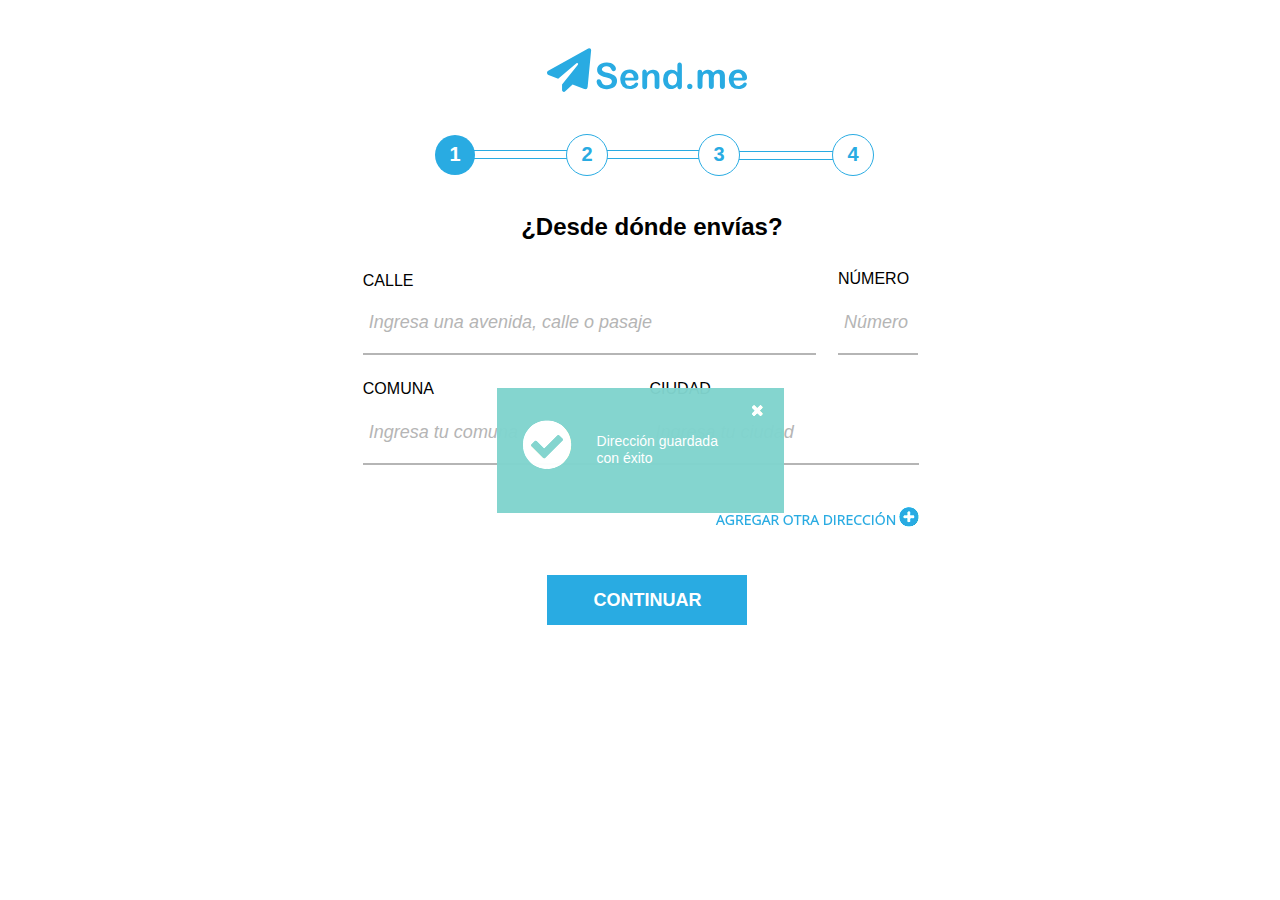
<file: setup/05.html>
<!DOCTYPE html>
<html class="nojs html css_verticalspacer" lang="es-ES">
 <head>

  <meta http-equiv="Content-type" content="text/html;charset=UTF-8"/>
  <meta name="generator" content="2018.0.0.379"/>
  <meta name="viewport" content="width=device-width, initial-scale=1.0"/>
  
  <script type="text/javascript">
   // Update the 'nojs'/'js' class on the html node
document.documentElement.className = document.documentElement.className.replace(/\bnojs\b/g, 'js');

// Check that all required assets are uploaded and up-to-date
if(typeof Muse == "undefined") window.Muse = {}; window.Muse.assets = {"required":["museutils.js", "museconfig.js", "webpro.js", "jquery.watch.js", "jquery.museresponsive.js", "require.js", "musewpslideshow.js", "jquery.museoverlay.js", "touchswipe.js", "05.css"], "outOfDate":[]};
</script>
  
  <link rel="shortcut icon" href="images/favicon.ico?crc=4040323558"/>
  <title>05</title>
  <!-- CSS -->
  <link rel="stylesheet" type="text/css" href="css/site_global.css?crc=444006867"/>
  <link rel="stylesheet" type="text/css" href="css/05.css?crc=225072577" id="pagesheet"/>
  <!-- IE-only CSS -->
  <!--[if lt IE 9]>
  <link rel="stylesheet" type="text/css" href="css/iefonts_05.css?crc=3824530138"/>
  <link rel="stylesheet" type="text/css" href="css/nomq_05.css?crc=62809502" id="nomq_pagesheet"/>
  <![endif]-->
  <!-- Other scripts -->
  <script type="text/javascript">
   var __adobewebfontsappname__ = "muse";
</script>
  <!-- JS includes -->
  <script src="https://webfonts.creativecloud.com/open-sans:n7,n4,i3,n3,n6:default.js" type="text/javascript"></script>
   </head>
 <body>

  <div class="breakpoint active" id="bp_infinity" data-min-width="1367"><!-- responsive breakpoint node -->
   <div class="clearfix borderbox" id="page"><!-- group -->
    <div class="clearfix grpelem" id="u3723-4" data-sizePolicy="fixed" data-pintopage="page_fixedLeft"><!-- content -->
     <p class="shared_content" data-content-guid="u3723-4_0_content">¿Desde dónde envías?</p>
    </div>
    <div class="clearfix grpelem" id="ppu3247"><!-- column -->
     <div class="clearfix colelem" id="pu3247"><!-- group -->
      <div class="clip_frame grpelem" id="u3247"><!-- svg -->
       <img class="svg svg_mar temp_no_img_src" id="u3248" data-orig-src="images/logo-azul.svg?crc=391306405" onload="this.style.height=(this.offsetWidth*45.86576250288972/210.8345534407028)+'px'" alt="" data-mu-svgfallback="images/logo%20azul_poster_.png?crc=4213543209" data-heightwidthratio="0.21800947867298578" data-image-width="211" data-image-height="46" src="images/blank.gif?crc=4208392903"/>
      </div>
      <div class="clearfix grpelem" id="u5242"><!-- group -->
       <div class="grpelem" id="u5246"><!-- simple frame --></div>
       <div class="clearfix grpelem" id="u5254"><!-- group -->
        <div class="grpelem" id="u5253"><!-- simple frame --></div>
       </div>
       <div class="clearfix grpelem" id="u5250"><!-- group -->
        <div class="rounded-corners clearfix grpelem" id="u5251"><!-- group -->
         <div class="clearfix grpelem" id="u5252-4" data-muse-temp-textContainer-sizePolicy="true" data-muse-temp-textContainer-pinning="true"><!-- content -->
          <p class="shared_content" data-content-guid="u5252-4_0_content">1</p>
         </div>
        </div>
       </div>
       <div class="clearfix grpelem" id="u5255"><!-- group -->
        <div class="rounded-corners grpelem" id="u5257"><!-- simple frame --></div>
        <div class="clearfix grpelem" id="u5256-4" data-muse-temp-textContainer-sizePolicy="true" data-muse-temp-textContainer-pinning="true"><!-- content -->
         <p class="shared_content" data-content-guid="u5256-4_0_content">2</p>
        </div>
       </div>
       <div class="clearfix grpelem" id="u5243"><!-- group -->
        <div class="rounded-corners grpelem" id="u5245"><!-- simple frame --></div>
        <div class="clearfix grpelem" id="u5244-4" data-muse-temp-textContainer-sizePolicy="true" data-muse-temp-textContainer-pinning="true"><!-- content -->
         <p class="shared_content" data-content-guid="u5244-4_0_content">3</p>
        </div>
       </div>
       <div class="clearfix grpelem" id="u5247"><!-- group -->
        <div class="rounded-corners grpelem" id="u5248"><!-- simple frame --></div>
        <div class="clearfix grpelem" id="u5249-4" data-muse-temp-textContainer-sizePolicy="true" data-muse-temp-textContainer-pinning="true"><!-- content -->
         <p class="shared_content" data-content-guid="u5249-4_0_content">4</p>
        </div>
       </div>
      </div>
     </div>
     <div class="clearfix colelem" id="pwidgetu3698"><!-- group -->
      <form class="form-grp clearfix grpelem" id="widgetu3698" method="post" enctype="multipart/form-data" action="scripts/form-u3698.php"><!-- none box -->
       <div class="position_content" id="widgetu3698_position_content">
        <div class="clearfix colelem" id="pwidgetu3705"><!-- group -->
         <div class="fld-grp clearfix grpelem" id="widgetu3705" data-required="false"><!-- none box -->
          <label class="fld-label actAsDiv clearfix colelem" id="u3707-4" data-muse-temp-textContainer-sizePolicy="true" data-muse-temp-textContainer-pinning="true" for="widgetu3705_input"><!-- content --><span class="actAsPara shared_content" data-content-guid="u3707-4_0_content">CALLE</span></label>
          <span class="fld-textarea actAsDiv clearfix colelem" id="u3706-4" data-muse-temp-textContainer-sizePolicy="true" data-muse-temp-textContainer-pinning="true"><!-- content --><div id="u3706-3"><textarea class="wrapped-input shared_content" id="widgetu3705_input" name="custom_U3705" tabindex="1" data-content-guid="widgetu3705_input_content"></textarea><label class="wrapped-input fld-prompt" id="widgetu3705_prompt" for="widgetu3705_input"><span class="actAsPara shared_content" data-content-guid="widgetu3705_prompt_0_content">Ingresa una avenida, calle o pasaje</span></label></div></span>
         </div>
         <div class="fld-grp clearfix grpelem" id="widgetu3699" data-required="true"><!-- none box -->
          <label class="fld-label actAsDiv clearfix colelem" id="u3702-4" data-muse-temp-textContainer-sizePolicy="true" data-muse-temp-textContainer-pinning="true" for="widgetu3699_input"><!-- content --><span class="actAsPara shared_content" data-content-guid="u3702-4_0_content">NÚMERO</span></label>
          <span class="fld-input NoWrap actAsDiv clearfix colelem" id="u3700-4" data-muse-temp-textContainer-sizePolicy="true" data-muse-temp-textContainer-pinning="true"><!-- content --><div id="u3700-3"><input class="wrapped-input shared_content" type="text" id="widgetu3699_input" name="custom_U3699" tabindex="2" data-content-guid="widgetu3699_input_content"/><label class="wrapped-input fld-prompt" id="widgetu3699_prompt" for="widgetu3699_input"><span class="actAsPara shared_content" data-content-guid="widgetu3699_prompt_0_content">Número</span></label></div></span>
         </div>
        </div>
        <div class="clearfix colelem" id="pwidgetu3719"><!-- group -->
         <div class="fld-grp clearfix grpelem" id="widgetu3719" data-required="true"><!-- none box -->
          <label class="fld-label actAsDiv clearfix colelem" id="u3721-4" data-muse-temp-textContainer-sizePolicy="true" data-muse-temp-textContainer-pinning="true" for="widgetu3719_input"><!-- content --><span class="actAsPara shared_content" data-content-guid="u3721-4_0_content">COMUNA</span></label>
          <span class="fld-input NoWrap actAsDiv clearfix colelem" id="u3720-4" data-muse-temp-textContainer-sizePolicy="true" data-muse-temp-textContainer-pinning="true"><!-- content --><div id="u3720-3"><input class="wrapped-input shared_content" type="text" id="widgetu3719_input" name="custom_U3719" tabindex="3" data-content-guid="widgetu3719_input_content"/><label class="wrapped-input fld-prompt" id="widgetu3719_prompt" for="widgetu3719_input"><span class="actAsPara shared_content" data-content-guid="widgetu3719_prompt_0_content">Ingresa tu comuna</span></label></div></span>
         </div>
         <div class="fld-grp clearfix grpelem" id="widgetu3709" data-required="true"><!-- none box -->
          <label class="fld-label actAsDiv clearfix colelem" id="u3712-4" data-muse-temp-textContainer-sizePolicy="true" data-muse-temp-textContainer-pinning="true" for="widgetu3709_input"><!-- content --><span class="actAsPara shared_content" data-content-guid="u3712-4_0_content">CIUDAD</span></label>
          <span class="fld-input NoWrap actAsDiv clearfix colelem" id="u3711-4" data-muse-temp-textContainer-sizePolicy="true" data-muse-temp-textContainer-pinning="true"><!-- content --><div id="u3711-3"><input class="wrapped-input shared_content" type="text" id="widgetu3709_input" name="custom_U3709" tabindex="4" data-content-guid="widgetu3709_input_content"/><label class="wrapped-input fld-prompt" id="widgetu3709_prompt" for="widgetu3709_input"><span class="actAsPara shared_content" data-content-guid="widgetu3709_prompt_0_content">Ingresa tu ciudad</span></label></div></span>
         </div>
        </div>
        <div class="clearfix colelem" id="pu3704-4"><!-- group -->
         <div class="clearfix grpelem" id="u3704-4" data-muse-temp-textContainer-sizePolicy="true" data-muse-temp-textContainer-pinning="true"><!-- content -->
          <p class="shared_content" data-content-guid="u3704-4_0_content">Enviando formulario...</p>
         </div>
         <div class="clearfix grpelem" id="u3703-4" data-muse-temp-textContainer-sizePolicy="true" data-muse-temp-textContainer-pinning="true"><!-- content -->
          <p class="shared_content" data-content-guid="u3703-4_0_content">El servidor ha detectado un error.</p>
         </div>
         <div class="clearfix grpelem" id="u3713-4" data-muse-temp-textContainer-sizePolicy="true" data-muse-temp-textContainer-pinning="true"><!-- content -->
          <p class="shared_content" data-content-guid="u3713-4_0_content">Formulario recibido.</p>
         </div>
         <button class="submit-btn NoWrap clearfix grpelem" id="u3718-4" data-muse-temp-textContainer-sizePolicy="true" data-muse-temp-textContainer-pinning="true" type="submit" value="CONTINUAR" tabindex="5"><!-- content -->
          <div style="margin-top:-22px;height:22px;" class="shared_content" data-content-guid="u3718-4_0_content">
           <p>CONTINUAR</p>
          </div>
         </button>
        </div>
       </div>
      </form>
      <a class="nonblock nontext MuseLinkActive grpelem" id="u3842-5" href="05.html"><!-- rasterized frame --><img class="temp_no_img_src" id="u3842-5_img" alt="AGREGAR OTRA DIRECCIÓN " data-orig-src="images/u3842-5-a.png?crc=4241495111" data-image-width="229" src="images/blank.gif?crc=4208392903"/></a>
      <div class="clearfix grpelem" id="u6233"><!-- group -->
       <div class="pointer_cursor clearfix grpelem" id="u6235"><!-- group -->
        <a class="block shared_content" href="02.html" data-content-guid="u6235_0_content"><!-- Block link tag --></a>
        <a class="nonblock nontext clearfix grpelem" id="u6234-4" href="02.html" data-muse-temp-textContainer-sizePolicy="true" data-muse-temp-textContainer-pinning="true"><!-- content --><p class="shared_content" data-content-guid="u6234-4_0_content">CONTINUAR</p></a>
       </div>
      </div>
     </div>
    </div>
    <div class="PamphletWidget clearfix allow_click_through widget_invisible grpelem" id="pamphletu3860" data-visibility="changed" style="visibility:hidden" data-islightbox="true"><!-- none box -->
     <div class="popup_anchor allow_click_through grpelem" data-col-pos="0" id="u3861popup" data-lightbox="true">
      <div class="ContainerGroup clearfix" data-col-pos="0" id="u3861"><!-- stack box -->
       <div class="Container clearfix grpelem" data-col-pos="0" id="u3866"><!-- group -->
        <img class="grpelem temp_no_img_src" id="u3933-4" alt="" data-orig-src="images/u3933-4.png?crc=335196975" data-image-width="76" src="images/blank.gif?crc=4208392903"/><!-- rasterized frame -->
        <div class="clearfix grpelem" id="u3932-6" data-muse-temp-textContainer-sizePolicy="true" data-muse-temp-textContainer-pinning="true"><!-- content -->
         <p class="shared_content" data-content-guid="u3932-6_0_content">Dirección guardada</p>
         <p class="shared_content" data-content-guid="u3932-6_1_content">con éxito</p>
        </div>
       </div>
      </div>
     </div>
     <div class="ThumbGroup clearfix grpelem" data-col-pos="1" id="u3868"><!-- none box -->
      <div class="popup_anchor allow_click_through grpelem" data-col-pos="0" id="u3870popup">
       <div class="Thumb popup_element" data-col-pos="0" id="u3870"><!-- simple frame --></div>
      </div>
     </div>
     <div class="popup_anchor allow_click_through grpelem" data-col-pos="4" id="u3872popup">
      <div class="PamphletCloseButton PamphletLightboxPart popup_element clearfix" data-col-pos="4" id="u3872"><!-- group -->
       <img class="grpelem temp_no_img_src" id="u3873-4" alt="" data-orig-src="images/u3873-4.png?crc=4028961526" data-image-width="30" src="images/blank.gif?crc=4208392903"/><!-- rasterized frame -->
      </div>
     </div>
    </div>
    <div class="verticalspacer" data-offset-top="711" data-content-above-spacer="710" data-content-below-spacer="61" data-sizePolicy="fixed" data-pintopage="page_fixedLeft"></div>
   </div>
  </div>
  <div class="breakpoint" id="bp_1366" data-max-width="1366"><!-- responsive breakpoint node -->
   <div class="clearfix borderbox temp_no_id" data-orig-id="page"><!-- group -->
    <div class="clearfix grpelem temp_no_id" data-orig-id="pu3247"><!-- column -->
     <div class="clip_frame colelem temp_no_id" data-sizePolicy="fixed" data-pintopage="page_fluidx" data-orig-id="u3247"><!-- svg -->
      <img class="svg temp_no_id temp_no_img_src" data-orig-src="images/logo-azul.svg?crc=391306405" width="200" height="44" alt="" data-mu-svgfallback="images/logo%20azul_poster_.png?crc=4213543209" data-orig-id="u3248" src="images/blank.gif?crc=4208392903"/>
     </div>
     <div class="clearfix colelem temp_no_id" data-orig-id="u5242"><!-- group -->
      <div class="grpelem temp_no_id" data-sizePolicy="fixed" data-pintopage="page_fluidx" data-orig-id="u5246"><!-- simple frame --></div>
      <div class="grpelem temp_no_id" data-sizePolicy="fixed" data-pintopage="page_fluidx" data-orig-id="u5254"><!-- simple frame --></div>
      <div class="grpelem temp_no_id" data-sizePolicy="fixed" data-pintopage="page_fluidx" data-orig-id="u5253"><!-- simple frame --></div>
      <div class="clearfix grpelem temp_no_id" data-orig-id="u5250"><!-- group -->
       <div class="rounded-corners clearfix grpelem temp_no_id" data-orig-id="u5251"><!-- group -->
        <div class="clearfix grpelem temp_no_id" data-sizePolicy="fixed" data-pintopage="page_fluidx" data-orig-id="u5252-4"><!-- content -->
         <span class="placeholder" data-placeholder-for="u5252-4_0_content"><!-- placeholder node --></span>
        </div>
       </div>
      </div>
      <div class="clearfix grpelem temp_no_id" data-orig-id="u5255"><!-- group -->
       <div class="rounded-corners clearfix grpelem temp_no_id" data-orig-id="u5257"><!-- group -->
        <div class="clearfix grpelem temp_no_id" data-sizePolicy="fixed" data-pintopage="page_fluidx" data-orig-id="u5256-4"><!-- content -->
         <span class="placeholder" data-placeholder-for="u5256-4_0_content"><!-- placeholder node --></span>
        </div>
       </div>
      </div>
      <div class="clearfix grpelem temp_no_id" data-orig-id="u5243"><!-- group -->
       <div class="rounded-corners clearfix grpelem temp_no_id" data-orig-id="u5245"><!-- group -->
        <div class="clearfix grpelem temp_no_id" data-sizePolicy="fixed" data-pintopage="page_fluidx" data-orig-id="u5244-4"><!-- content -->
         <span class="placeholder" data-placeholder-for="u5244-4_0_content"><!-- placeholder node --></span>
        </div>
       </div>
      </div>
      <div class="clearfix grpelem temp_no_id" data-orig-id="u5247"><!-- group -->
       <div class="rounded-corners clearfix grpelem temp_no_id" data-orig-id="u5248"><!-- group -->
        <div class="clearfix grpelem temp_no_id" data-sizePolicy="fixed" data-pintopage="page_fluidx" data-orig-id="u5249-4"><!-- content -->
         <span class="placeholder" data-placeholder-for="u5249-4_0_content"><!-- placeholder node --></span>
        </div>
       </div>
      </div>
     </div>
     <div class="clearfix colelem temp_no_id" data-sizePolicy="fixed" data-pintopage="page_fluidx" data-orig-id="u3723-4"><!-- content -->
      <span class="placeholder" data-placeholder-for="u3723-4_0_content"><!-- placeholder node --></span>
     </div>
     <div class="clearfix colelem temp_no_id" data-orig-id="pwidgetu3698"><!-- group -->
      <form class="form-grp clearfix grpelem temp_no_id" method="post" enctype="multipart/form-data" action="scripts/form-u3698.php" data-orig-id="widgetu3698"><!-- none box -->
       <button class="submit-btn NoWrap clearfix grpelem temp_no_id" data-muse-temp-textContainer-sizePolicy="true" data-muse-temp-textContainer-pinning="true" type="submit" value="CONTINUAR" tabindex="10" data-orig-id="u3718-4"><!-- content -->
        <span class="placeholder" data-placeholder-for="u3718-4_0_content"><!-- placeholder node --></span>
       </button>
       <div class="clearfix grpelem" id="ppwidgetu3705"><!-- column -->
        <div class="clearfix colelem temp_no_id" data-orig-id="pwidgetu3705"><!-- group -->
         <div class="fld-grp clearfix grpelem temp_no_id" data-required="false" data-orig-id="widgetu3705"><!-- none box -->
          <label class="fld-label actAsDiv clearfix colelem temp_no_id" data-muse-temp-textContainer-sizePolicy="true" data-muse-temp-textContainer-pinning="true" for="widgetu3705_input" data-orig-id="u3707-4"><!-- content --><span class="actAsPara placeholder" data-placeholder-for="u3707-4_0_content"><!-- placeholder node --></span></label>
          <span class="fld-textarea actAsDiv clearfix colelem temp_no_id" data-muse-temp-textContainer-sizePolicy="true" data-muse-temp-textContainer-pinning="true" data-orig-id="u3706-4"><!-- content --><div class="temp_no_id" data-orig-id="u3706-3"><span class="wrapped-input placeholder" data-placeholder-for="widgetu3705_input_content"><!-- placeholder node --></span><label class="wrapped-input fld-prompt temp_no_id" for="widgetu3705_input" data-orig-id="widgetu3705_prompt"><span class="actAsPara placeholder" data-placeholder-for="widgetu3705_prompt_0_content"><!-- placeholder node --></span></label></div></span>
         </div>
         <div class="fld-grp clearfix grpelem temp_no_id" data-required="true" data-orig-id="widgetu3699"><!-- none box -->
          <label class="fld-label actAsDiv clearfix colelem temp_no_id" data-muse-temp-textContainer-sizePolicy="true" data-muse-temp-textContainer-pinning="true" for="widgetu3699_input" data-orig-id="u3702-4"><!-- content --><span class="actAsPara placeholder" data-placeholder-for="u3702-4_0_content"><!-- placeholder node --></span></label>
          <span class="fld-input NoWrap actAsDiv clearfix colelem temp_no_id" data-muse-temp-textContainer-sizePolicy="true" data-muse-temp-textContainer-pinning="true" data-orig-id="u3700-4"><!-- content --><div class="temp_no_id" data-orig-id="u3700-3"><span class="wrapped-input placeholder" data-placeholder-for="widgetu3699_input_content"><!-- placeholder node --></span><label class="wrapped-input fld-prompt temp_no_id" for="widgetu3699_input" data-orig-id="widgetu3699_prompt"><span class="actAsPara placeholder" data-placeholder-for="widgetu3699_prompt_0_content"><!-- placeholder node --></span></label></div></span>
         </div>
        </div>
        <div class="clearfix colelem temp_no_id" data-orig-id="pwidgetu3719"><!-- group -->
         <div class="fld-grp clearfix grpelem temp_no_id" data-required="true" data-orig-id="widgetu3719"><!-- none box -->
          <label class="fld-label actAsDiv clearfix colelem temp_no_id" data-muse-temp-textContainer-sizePolicy="true" data-muse-temp-textContainer-pinning="true" for="widgetu3719_input" data-orig-id="u3721-4"><!-- content --><span class="actAsPara placeholder" data-placeholder-for="u3721-4_0_content"><!-- placeholder node --></span></label>
          <span class="fld-input NoWrap actAsDiv clearfix colelem temp_no_id" data-muse-temp-textContainer-sizePolicy="true" data-muse-temp-textContainer-pinning="true" data-orig-id="u3720-4"><!-- content --><div class="temp_no_id" data-orig-id="u3720-3"><span class="wrapped-input placeholder" data-placeholder-for="widgetu3719_input_content"><!-- placeholder node --></span><label class="wrapped-input fld-prompt temp_no_id" for="widgetu3719_input" data-orig-id="widgetu3719_prompt"><span class="actAsPara placeholder" data-placeholder-for="widgetu3719_prompt_0_content"><!-- placeholder node --></span></label></div></span>
         </div>
         <div class="fld-grp clearfix grpelem temp_no_id" data-required="true" data-orig-id="widgetu3709"><!-- none box -->
          <label class="fld-label actAsDiv clearfix colelem temp_no_id" data-muse-temp-textContainer-sizePolicy="true" data-muse-temp-textContainer-pinning="true" for="widgetu3709_input" data-orig-id="u3712-4"><!-- content --><span class="actAsPara placeholder" data-placeholder-for="u3712-4_0_content"><!-- placeholder node --></span></label>
          <span class="fld-input NoWrap actAsDiv clearfix colelem temp_no_id" data-muse-temp-textContainer-sizePolicy="true" data-muse-temp-textContainer-pinning="true" data-orig-id="u3711-4"><!-- content --><div class="temp_no_id" data-orig-id="u3711-3"><span class="wrapped-input placeholder" data-placeholder-for="widgetu3709_input_content"><!-- placeholder node --></span><label class="wrapped-input fld-prompt temp_no_id" for="widgetu3709_input" data-orig-id="widgetu3709_prompt"><span class="actAsPara placeholder" data-placeholder-for="widgetu3709_prompt_0_content"><!-- placeholder node --></span></label></div></span>
         </div>
        </div>
       </div>
       <div class="clearfix grpelem" id="pu3703-4"><!-- column -->
        <div class="clearfix colelem temp_no_id" data-muse-temp-textContainer-sizePolicy="true" data-muse-temp-textContainer-pinning="true" data-orig-id="u3703-4"><!-- content -->
         <span class="placeholder" data-placeholder-for="u3703-4_0_content"><!-- placeholder node --></span>
        </div>
        <div class="clearfix colelem temp_no_id" data-orig-id="pu3704-4"><!-- group -->
         <div class="clearfix grpelem temp_no_id" data-muse-temp-textContainer-sizePolicy="true" data-muse-temp-textContainer-pinning="true" data-orig-id="u3704-4"><!-- content -->
          <span class="placeholder" data-placeholder-for="u3704-4_0_content"><!-- placeholder node --></span>
         </div>
         <div class="clearfix grpelem temp_no_id" data-muse-temp-textContainer-sizePolicy="true" data-muse-temp-textContainer-pinning="true" data-orig-id="u3713-4"><!-- content -->
          <span class="placeholder" data-placeholder-for="u3713-4_0_content"><!-- placeholder node --></span>
         </div>
        </div>
       </div>
      </form>
      <a class="nonblock nontext MuseLinkActive grpelem temp_no_id" href="05.html" data-sizePolicy="fixed" data-pintopage="page_fluidx" data-orig-id="u3842-5"><!-- rasterized frame --><img class="temp_no_id temp_no_img_src" alt="AGREGAR OTRA DIRECCIÓN " width="218" height="32" data-orig-src="images/u3842-5-a2.png?crc=265070134" data-orig-id="u3842-5_img" src="images/blank.gif?crc=4208392903"/></a>
     </div>
     <div class="clearfix colelem temp_no_id" data-orig-id="u6233"><!-- group -->
      <div class="pointer_cursor clearfix grpelem temp_no_id" data-orig-id="u6235"><!-- group -->
       <span class="block placeholder" data-placeholder-for="u6235_0_content"><!-- placeholder node --></span>
       <a class="nonblock nontext clearfix grpelem temp_no_id" href="02.html" data-sizePolicy="fixed" data-pintopage="page_fluidx" data-orig-id="u6234-4"><!-- content --><span class="placeholder" data-placeholder-for="u6234-4_0_content"><!-- placeholder node --></span></a>
      </div>
     </div>
    </div>
    <div class="PamphletWidget clearfix allow_click_through widget_invisible temp_no_id" data-visibility="changed" style="visibility:hidden" data-islightbox="true" data-orig-id="pamphletu3860"><!-- none box -->
     <div class="popup_anchor allow_click_through grpelem temp_no_id" data-col-pos="0" data-lightbox="true" data-orig-id="u3861popup">
      <div class="ContainerGroup clearfix temp_no_id" data-col-pos="0" data-sizePolicy="fixed" data-pintopage="page_fixedLeft" data-orig-id="u3861"><!-- stack box -->
       <div class="Container clearfix grpelem temp_no_id" data-col-pos="0" data-sizePolicy="fixed" data-pintopage="page_fixedLeft" data-orig-id="u3866"><!-- group -->
        <img class="grpelem temp_no_id temp_no_img_src" alt="" width="73" height="77" data-orig-src="images/u3933-42.png?crc=3922683208" data-orig-id="u3933-4" src="images/blank.gif?crc=4208392903"/><!-- rasterized frame -->
        <div class="clearfix grpelem temp_no_id" data-sizePolicy="fixed" data-pintopage="page_fluidx" data-orig-id="u3932-6"><!-- content -->
         <span class="placeholder" data-placeholder-for="u3932-6_0_content"><!-- placeholder node --></span>
         <span class="placeholder" data-placeholder-for="u3932-6_1_content"><!-- placeholder node --></span>
        </div>
       </div>
      </div>
     </div>
     <div class="ThumbGroup clearfix grpelem temp_no_id" data-col-pos="1" data-orig-id="u3868"><!-- none box -->
      <div class="popup_anchor allow_click_through grpelem temp_no_id" data-col-pos="0" data-orig-id="u3870popup">
       <div class="Thumb popup_element temp_no_id" data-col-pos="0" data-orig-id="u3870"><!-- simple frame --></div>
      </div>
     </div>
     <div class="popup_anchor allow_click_through grpelem temp_no_id" data-col-pos="4" data-orig-id="u3872popup">
      <div class="PamphletCloseButton PamphletLightboxPart popup_element clearfix temp_no_id" data-col-pos="4" data-sizePolicy="fixed" data-pintopage="page_fixedLeft" data-orig-id="u3872"><!-- group -->
       <img class="grpelem temp_no_id temp_no_img_src" alt="" width="28" height="22" data-orig-src="images/u3873-42.png?crc=447817132" data-orig-id="u3873-4" src="images/blank.gif?crc=4208392903"/><!-- rasterized frame -->
      </div>
     </div>
    </div>
    <div class="verticalspacer" data-offset-top="625" data-content-above-spacer="625" data-content-below-spacer="100" data-sizePolicy="fixed" data-pintopage="page_fixedLeft"></div>
   </div>
  </div>
  <!-- Other scripts -->
  <script type="text/javascript">
   // Decide weather to suppress missing file error or not based on preference setting
var suppressMissingFileError = false
</script>
  <script type="text/javascript">
   window.Muse.assets.check=function(d){if(!window.Muse.assets.checked){window.Muse.assets.checked=!0;var b={},c=function(a,b){if(window.getComputedStyle){var c=window.getComputedStyle(a,null);return c&&c.getPropertyValue(b)||c&&c[b]||""}if(document.documentElement.currentStyle)return(c=a.currentStyle)&&c[b]||a.style&&a.style[b]||"";return""},a=function(a){if(a.match(/^rgb/))return a=a.replace(/\s+/g,"").match(/([\d\,]+)/gi)[0].split(","),(parseInt(a[0])<<16)+(parseInt(a[1])<<8)+parseInt(a[2]);if(a.match(/^\#/))return parseInt(a.substr(1),
16);return 0},g=function(g){for(var f=document.getElementsByTagName("link"),h=0;h<f.length;h++)if("text/css"==f[h].type){var i=(f[h].href||"").match(/\/?css\/([\w\-]+\.css)\?crc=(\d+)/);if(!i||!i[1]||!i[2])break;b[i[1]]=i[2]}f=document.createElement("div");f.className="version";f.style.cssText="display:none; width:1px; height:1px;";document.getElementsByTagName("body")[0].appendChild(f);for(h=0;h<Muse.assets.required.length;){var i=Muse.assets.required[h],l=i.match(/([\w\-\.]+)\.(\w+)$/),k=l&&l[1]?
l[1]:null,l=l&&l[2]?l[2]:null;switch(l.toLowerCase()){case "css":k=k.replace(/\W/gi,"_").replace(/^([^a-z])/gi,"_$1");f.className+=" "+k;k=a(c(f,"color"));l=a(c(f,"backgroundColor"));k!=0||l!=0?(Muse.assets.required.splice(h,1),"undefined"!=typeof b[i]&&(k!=b[i]>>>24||l!=(b[i]&16777215))&&Muse.assets.outOfDate.push(i)):h++;f.className="version";break;case "js":h++;break;default:throw Error("Unsupported file type: "+l);}}d?d().jquery!="1.8.3"&&Muse.assets.outOfDate.push("jquery-1.8.3.min.js"):Muse.assets.required.push("jquery-1.8.3.min.js");
f.parentNode.removeChild(f);if(Muse.assets.outOfDate.length||Muse.assets.required.length)f="Some files on the server may be missing or incorrect. Clear browser cache and try again. If the problem persists please contact website author.",g&&Muse.assets.outOfDate.length&&(f+="\nOut of date: "+Muse.assets.outOfDate.join(",")),g&&Muse.assets.required.length&&(f+="\nMissing: "+Muse.assets.required.join(",")),suppressMissingFileError?(f+="\nUse SuppressMissingFileError key in AppPrefs.xml to show missing file error pop up.",console.log(f)):alert(f)};location&&location.search&&location.search.match&&location.search.match(/muse_debug/gi)?
setTimeout(function(){g(!0)},5E3):g()}};
var muse_init=function(){require.config({baseUrl:""});require(["jquery","museutils","whatinput","webpro","jquery.watch","musewpslideshow","jquery.museoverlay","touchswipe","jquery.museresponsive"],function(d){var $ = d;$(document).ready(function(){try{
window.Muse.assets.check($);/* body */
Muse.Utils.transformMarkupToFixBrowserProblemsPreInit();/* body */
Muse.Utils.prepHyperlinks(true);/* body */
Muse.Utils.resizeHeight('.popup_anchor.allow_click_through');/* resize height */
Muse.Utils.makeButtonsVisibleAfterSettingMinWidth();/* body */
Muse.Utils.initWidget('#widgetu3698', ['#bp_infinity', '#bp_1366'], function(elem) { return new WebPro.Widget.Form(elem, {validationEvent:'submit',errorStateSensitivity:'high',fieldWrapperClass:'fld-grp',formSubmittedClass:'frm-sub-st',formErrorClass:'frm-subm-err-st',formDeliveredClass:'frm-subm-ok-st',notEmptyClass:'non-empty-st',focusClass:'focus-st',invalidClass:'fld-err-st',requiredClass:'fld-err-st',ajaxSubmit:true}); });/* #widgetu3698 */
Muse.Utils.initWidget('#pamphletu3860', ['#bp_infinity', '#bp_1366'], function(elem) { return new WebPro.Widget.ContentSlideShow(elem, {contentLayout_runtime:'lightbox',event:'click',deactivationEvent:'none',autoPlay:true,displayInterval:1500,transitionStyle:'fading',transitionDuration:500,hideAllContentsFirst:false,shuffle:false,enableSwipe:false,resumeAutoplay:false,resumeAutoplayInterval:3000,playOnce:true,autoActivate_runtime:true,isResponsive:true}); });/* #pamphletu3860 */
Muse.Utils.fullPage('#page');/* 100% height page */
$( '.breakpoint' ).registerBreakpoint();/* Register breakpoints */
Muse.Utils.transformMarkupToFixBrowserProblems();/* body */
}catch(b){if(b&&"function"==typeof b.notify?b.notify():Muse.Assert.fail("Error calling selector function: "+b),false)throw b;}})})};

</script>
  <!-- RequireJS script -->
  <script src="scripts/require.js?crc=4157109226" type="text/javascript" async data-main="scripts/museconfig.js?crc=4153641093" onload="if (requirejs) requirejs.onError = function(requireType, requireModule) { if (requireType && requireType.toString && requireType.toString().indexOf && 0 <= requireType.toString().indexOf('#scripterror')) window.Muse.assets.check(); }" onerror="window.Muse.assets.check();"></script>

  <!-- Hotjar Tracking Code for http://sendu.garagelabs.cl -->
<script>
    (function(h,o,t,j,a,r){
        h.hj=h.hj||function(){(h.hj.q=h.hj.q||[]).push(arguments)};
        h._hjSettings={hjid:991519,hjsv:6};
        a=o.getElementsByTagName('head')[0];
        r=o.createElement('script');r.async=1;
        r.src=t+h._hjSettings.hjid+j+h._hjSettings.hjsv;
        a.appendChild(r);
    })(window,document,'https://static.hotjar.com/c/hotjar-','.js?sv=');
</script>
   
   </body>
</html>
</file>
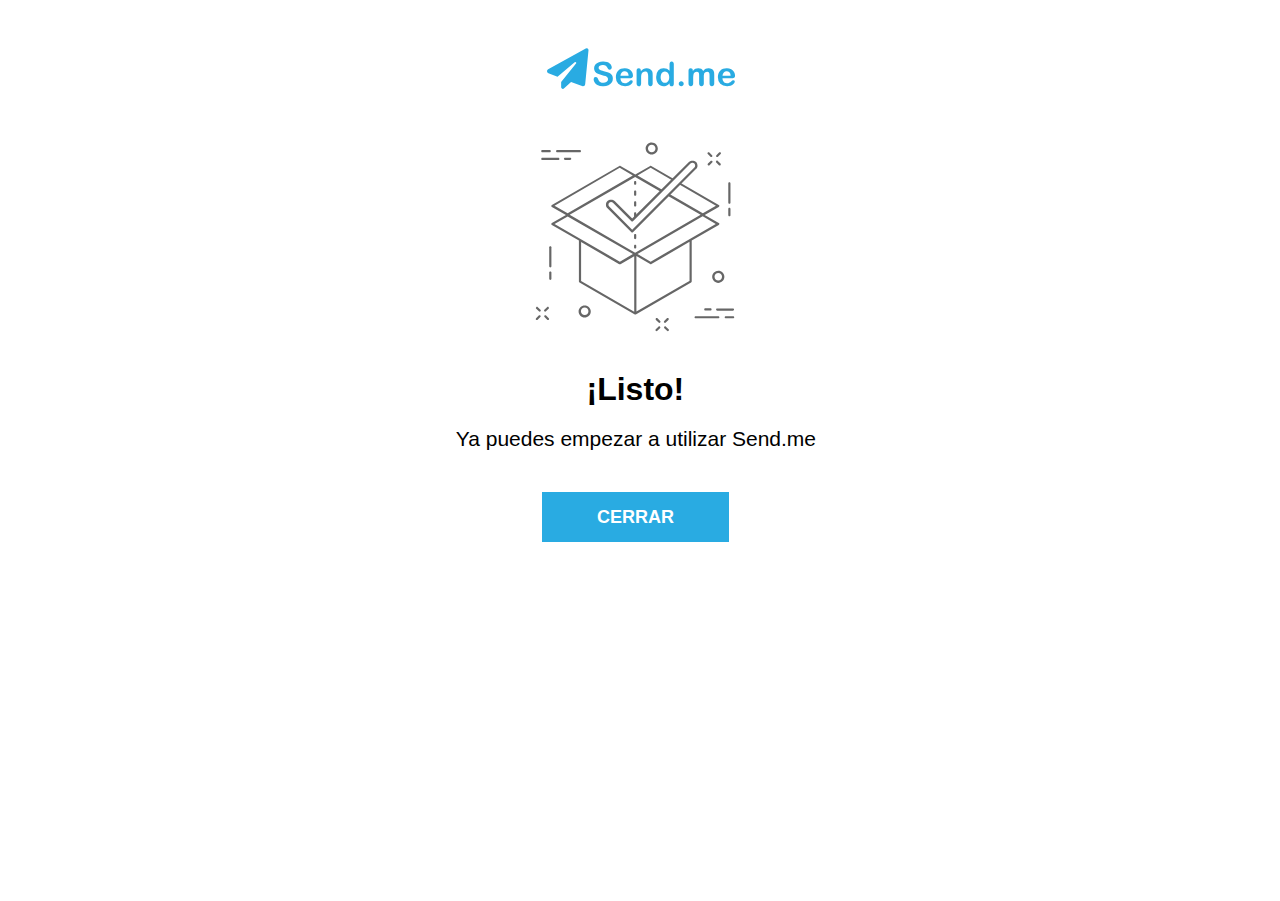
<file: setup/exito.html>
<!DOCTYPE html>
<html class="nojs html css_verticalspacer" lang="es-ES">
 <head>

  <meta http-equiv="Content-type" content="text/html;charset=UTF-8"/>
  <meta name="generator" content="2018.0.0.379"/>
  <meta name="viewport" content="width=device-width, initial-scale=1.0"/>
  
  <script type="text/javascript">
   // Update the 'nojs'/'js' class on the html node
document.documentElement.className = document.documentElement.className.replace(/\bnojs\b/g, 'js');

// Check that all required assets are uploaded and up-to-date
if(typeof Muse == "undefined") window.Muse = {}; window.Muse.assets = {"required":["museutils.js", "museconfig.js", "jquery.watch.js", "jquery.museresponsive.js", "require.js", "exito.css"], "outOfDate":[]};
</script>
  
  <link rel="shortcut icon" href="images/favicon.ico?crc=4040323558"/>
  <title>exito</title>
  <!-- CSS -->
  <link rel="stylesheet" type="text/css" href="css/site_global.css?crc=444006867"/>
  <link rel="stylesheet" type="text/css" href="css/exito.css?crc=372970765" id="pagesheet"/>
  <!-- IE-only CSS -->
  <!--[if lt IE 9]>
  <link rel="stylesheet" type="text/css" href="css/iefonts_exito.css?crc=3824530138"/>
  <link rel="stylesheet" type="text/css" href="css/nomq_exito.css?crc=4206361092" id="nomq_pagesheet"/>
  <![endif]-->
  <!-- Other scripts -->
  <script type="text/javascript">
   var __adobewebfontsappname__ = "muse";
</script>
  <!-- JS includes -->
  <script src="https://webfonts.creativecloud.com/open-sans:n7,n4,n6:default.js" type="text/javascript"></script>
   </head>
 <body>

  <div class="breakpoint active" id="bp_infinity" data-min-width="1367"><!-- responsive breakpoint node -->
   <div class="clearfix borderbox" id="page"><!-- column -->
    <div class="clip_frame colelem" id="u3339"><!-- svg -->
     <img class="svg svg_mar temp_no_img_src" id="u3340" data-orig-src="images/logo-azul.svg?crc=391306405" onload="this.style.height=(this.offsetWidth*45.86576250288972/210.8345534407028)+'px'" alt="" data-mu-svgfallback="images/logo%20azul_poster_.png?crc=4213543209" data-heightwidthratio="0.21800947867298578" data-image-width="211" data-image-height="46" src="images/blank.gif?crc=4208392903"/>
    </div>
    <div class="clearfix colelem" id="pu2878-4"><!-- group -->
     <div class="clearfix grpelem shared_content" id="u2878-4" data-muse-temp-textContainer-sizePolicy="true" data-muse-temp-textContainer-pinning="true" data-content-guid="u2878-4_content"><!-- content -->
      <h1>¡Listo!</h1>
     </div>
     <div class="clearfix grpelem shared_content" id="u2914-4" data-muse-temp-textContainer-sizePolicy="true" data-muse-temp-textContainer-pinning="true" data-content-guid="u2914-4_content"><!-- content -->
      <p>Ya puedes empezar a utilizar Send.me</p>
     </div>
     <div class="clearfix grpelem shared_content" id="u2915" data-content-guid="u2915_content"><!-- group -->
      <div class="pointer_cursor clearfix grpelem" id="u2917"><!-- group -->
       <a class="block" href="JavaScript:window.close()"><!-- Block link tag --></a>
       <a class="nonblock nontext clearfix grpelem" id="u2916-4" href="JavaScript:window.close()" data-muse-temp-textContainer-sizePolicy="true" data-muse-temp-textContainer-pinning="true"><!-- content --><p>CERRAR</p></a>
      </div>
     </div>
     <div class="clip_frame grpelem" id="u3041"><!-- svg -->
      <img class="svg svg_mar temp_no_img_src" id="u3037" data-orig-src="images/noun_open-box.svg?crc=4186694610" onload="this.style.height=(this.offsetWidth*395/316)+'px'" alt="" data-mu-svgfallback="images/noun_open%20box_poster_.png?crc=3920912203" data-heightwidthratio="1.25" data-image-width="316" data-image-height="395" src="images/blank.gif?crc=4208392903"/>
     </div>
    </div>
    <div class="verticalspacer" data-offset-top="516" data-content-above-spacer="516" data-content-below-spacer="251" data-sizePolicy="fixed" data-pintopage="page_fixedLeft"></div>
   </div>
  </div>
  <div class="breakpoint" id="bp_1366" data-max-width="1366"><!-- responsive breakpoint node -->
   <div class="clearfix borderbox temp_no_id" data-orig-id="page"><!-- column -->
    <div class="clip_frame colelem temp_no_id" data-orig-id="u3339"><!-- svg -->
     <img class="svg svg_mar temp_no_id temp_no_img_src" data-orig-src="images/logo-azul.svg?crc=391306405" onload="this.style.height=(this.offsetWidth*43.508771929824555/200)+'px'" alt="" data-mu-svgfallback="images/logo%20azul_poster_.png?crc=4213543209" data-heightwidthratio="0.22" data-image-width="200" data-image-height="44" data-orig-id="u3340" src="images/blank.gif?crc=4208392903"/>
    </div>
    <div class="clip_frame colelem temp_no_id" data-orig-id="u3041"><!-- svg -->
     <img class="svg svg_mar temp_no_id temp_no_img_src" data-orig-src="images/noun_open-box.svg?crc=4186694610" onload="this.style.height=(this.offsetWidth*266.25000000000006/213)+'px'" alt="" data-mu-svgfallback="images/noun_open%20box_poster_.png?crc=3920912203" data-heightwidthratio="1.2488262910798122" data-image-width="213" data-image-height="266" data-orig-id="u3037" src="images/blank.gif?crc=4208392903"/>
    </div>
    <span class="clearfix colelem placeholder" data-placeholder-for="u2878-4_content"><!-- placeholder node --></span>
    <span class="clearfix colelem placeholder" data-placeholder-for="u2914-4_content"><!-- placeholder node --></span>
    <span class="clearfix colelem placeholder" data-placeholder-for="u2915_content"><!-- placeholder node --></span>
    <div class="verticalspacer" data-offset-top="561" data-content-above-spacer="560" data-content-below-spacer="61" data-sizePolicy="fixed" data-pintopage="page_fixedLeft"></div>
   </div>
  </div>
  <!-- Other scripts -->
  <script type="text/javascript">
   // Decide weather to suppress missing file error or not based on preference setting
var suppressMissingFileError = false
</script>
  <script type="text/javascript">
   window.Muse.assets.check=function(d){if(!window.Muse.assets.checked){window.Muse.assets.checked=!0;var b={},c=function(a,b){if(window.getComputedStyle){var c=window.getComputedStyle(a,null);return c&&c.getPropertyValue(b)||c&&c[b]||""}if(document.documentElement.currentStyle)return(c=a.currentStyle)&&c[b]||a.style&&a.style[b]||"";return""},a=function(a){if(a.match(/^rgb/))return a=a.replace(/\s+/g,"").match(/([\d\,]+)/gi)[0].split(","),(parseInt(a[0])<<16)+(parseInt(a[1])<<8)+parseInt(a[2]);if(a.match(/^\#/))return parseInt(a.substr(1),
16);return 0},g=function(g){for(var f=document.getElementsByTagName("link"),h=0;h<f.length;h++)if("text/css"==f[h].type){var i=(f[h].href||"").match(/\/?css\/([\w\-]+\.css)\?crc=(\d+)/);if(!i||!i[1]||!i[2])break;b[i[1]]=i[2]}f=document.createElement("div");f.className="version";f.style.cssText="display:none; width:1px; height:1px;";document.getElementsByTagName("body")[0].appendChild(f);for(h=0;h<Muse.assets.required.length;){var i=Muse.assets.required[h],l=i.match(/([\w\-\.]+)\.(\w+)$/),k=l&&l[1]?
l[1]:null,l=l&&l[2]?l[2]:null;switch(l.toLowerCase()){case "css":k=k.replace(/\W/gi,"_").replace(/^([^a-z])/gi,"_$1");f.className+=" "+k;k=a(c(f,"color"));l=a(c(f,"backgroundColor"));k!=0||l!=0?(Muse.assets.required.splice(h,1),"undefined"!=typeof b[i]&&(k!=b[i]>>>24||l!=(b[i]&16777215))&&Muse.assets.outOfDate.push(i)):h++;f.className="version";break;case "js":h++;break;default:throw Error("Unsupported file type: "+l);}}d?d().jquery!="1.8.3"&&Muse.assets.outOfDate.push("jquery-1.8.3.min.js"):Muse.assets.required.push("jquery-1.8.3.min.js");
f.parentNode.removeChild(f);if(Muse.assets.outOfDate.length||Muse.assets.required.length)f="Some files on the server may be missing or incorrect. Clear browser cache and try again. If the problem persists please contact website author.",g&&Muse.assets.outOfDate.length&&(f+="\nOut of date: "+Muse.assets.outOfDate.join(",")),g&&Muse.assets.required.length&&(f+="\nMissing: "+Muse.assets.required.join(",")),suppressMissingFileError?(f+="\nUse SuppressMissingFileError key in AppPrefs.xml to show missing file error pop up.",console.log(f)):alert(f)};location&&location.search&&location.search.match&&location.search.match(/muse_debug/gi)?
setTimeout(function(){g(!0)},5E3):g()}};
var muse_init=function(){require.config({baseUrl:""});require(["jquery","museutils","whatinput","jquery.watch","jquery.museresponsive"],function(d){var $ = d;$(document).ready(function(){try{
window.Muse.assets.check($);/* body */
Muse.Utils.transformMarkupToFixBrowserProblemsPreInit();/* body */
Muse.Utils.prepHyperlinks(true);/* body */
Muse.Utils.makeButtonsVisibleAfterSettingMinWidth();/* body */
Muse.Utils.fullPage('#page');/* 100% height page */
$( '.breakpoint' ).registerBreakpoint();/* Register breakpoints */
Muse.Utils.transformMarkupToFixBrowserProblems();/* body */
}catch(b){if(b&&"function"==typeof b.notify?b.notify():Muse.Assert.fail("Error calling selector function: "+b),false)throw b;}})})};

</script>
  <!-- RequireJS script -->
  <script src="scripts/require.js?crc=4157109226" type="text/javascript" async data-main="scripts/museconfig.js?crc=4153641093" onload="if (requirejs) requirejs.onError = function(requireType, requireModule) { if (requireType && requireType.toString && requireType.toString().indexOf && 0 <= requireType.toString().indexOf('#scripterror')) window.Muse.assets.check(); }" onerror="window.Muse.assets.check();"></script>

  <!-- Hotjar Tracking Code for http://sendu.garagelabs.cl -->
<script>
    (function(h,o,t,j,a,r){
        h.hj=h.hj||function(){(h.hj.q=h.hj.q||[]).push(arguments)};
        h._hjSettings={hjid:991519,hjsv:6};
        a=o.getElementsByTagName('head')[0];
        r=o.createElement('script');r.async=1;
        r.src=t+h._hjSettings.hjid+j+h._hjSettings.hjsv;
        a.appendChild(r);
    })(window,document,'https://static.hotjar.com/c/hotjar-','.js?sv=');
</script>
   
   </body>
</html>
</file>
<file: acciones/css/site_global.css>
html{min-height:100%;min-width:100%;-ms-text-size-adjust:none;}body,div,dl,dt,dd,ul,ol,li,nav,h1,h2,h3,h4,h5,h6,pre,code,form,fieldset,legend,input,button,textarea,p,blockquote,th,td,a{margin:0px;padding:0px;border-width:0px;border-style:solid;border-color:transparent;-webkit-transform-origin:left top;-ms-transform-origin:left top;-o-transform-origin:left top;transform-origin:left top;background-repeat:no-repeat;}button.submit-btn{-moz-box-sizing:content-box;-webkit-box-sizing:content-box;box-sizing:content-box;}.transition{-webkit-transition-property:background-image,background-position,background-color,border-color,border-radius,color,font-size,font-style,font-weight,letter-spacing,line-height,text-align,box-shadow,text-shadow,opacity;transition-property:background-image,background-position,background-color,border-color,border-radius,color,font-size,font-style,font-weight,letter-spacing,line-height,text-align,box-shadow,text-shadow,opacity;}.transition *{-webkit-transition:inherit;transition:inherit;}table{border-collapse:collapse;border-spacing:0px;}fieldset,img{border:0px;border-style:solid;-webkit-transform-origin:left top;-ms-transform-origin:left top;-o-transform-origin:left top;transform-origin:left top;}address,caption,cite,code,dfn,em,strong,th,var,optgroup{font-style:inherit;font-weight:inherit;}del,ins{text-decoration:none;}li{list-style:none;}caption,th{text-align:left;}h1,h2,h3,h4,h5,h6{font-size:100%;font-weight:inherit;}input,button,textarea,select,optgroup,option{font-family:inherit;font-size:inherit;font-style:inherit;font-weight:inherit;}.form-grp input,.form-grp textarea{-webkit-appearance:none;-webkit-border-radius:0;}body{font-family:Arial, Helvetica Neue, Helvetica, sans-serif;text-align:left;font-size:14px;line-height:17px;word-wrap:break-word;text-rendering:optimizeLegibility;-moz-font-feature-settings:'liga';-ms-font-feature-settings:'liga';-webkit-font-feature-settings:'liga';font-feature-settings:'liga';}a:link{color:#0000FF;text-decoration:underline;}a:visited{color:#800080;text-decoration:underline;}a:hover{color:#0000FF;text-decoration:underline;}a:active{color:#EE0000;text-decoration:underline;}a.nontext{color:black;text-decoration:none;font-style:normal;font-weight:normal;}.normal_text{color:#000000;direction:ltr;font-family:Arial, Helvetica Neue, Helvetica, sans-serif;font-size:14px;font-style:normal;font-weight:normal;letter-spacing:0px;line-height:17px;text-align:left;text-decoration:none;text-indent:0px;text-transform:none;vertical-align:0px;padding:0px;}.list0 li:before{position:absolute;right:100%;letter-spacing:0px;text-decoration:none;font-weight:normal;font-style:normal;}.rtl-list li:before{right:auto;left:100%;}.nls-None > li:before,.nls-None .list3 > li:before,.nls-None .list6 > li:before{margin-right:6px;content:'•';}.nls-None .list1 > li:before,.nls-None .list4 > li:before,.nls-None .list7 > li:before{margin-right:6px;content:'○';}.nls-None,.nls-None .list1,.nls-None .list2,.nls-None .list3,.nls-None .list4,.nls-None .list5,.nls-None .list6,.nls-None .list7,.nls-None .list8{padding-left:34px;}.nls-None.rtl-list,.nls-None .list1.rtl-list,.nls-None .list2.rtl-list,.nls-None .list3.rtl-list,.nls-None .list4.rtl-list,.nls-None .list5.rtl-list,.nls-None .list6.rtl-list,.nls-None .list7.rtl-list,.nls-None .list8.rtl-list{padding-left:0px;padding-right:34px;}.nls-None .list2 > li:before,.nls-None .list5 > li:before,.nls-None .list8 > li:before{margin-right:6px;content:'-';}.nls-None.rtl-list > li:before,.nls-None .list1.rtl-list > li:before,.nls-None .list2.rtl-list > li:before,.nls-None .list3.rtl-list > li:before,.nls-None .list4.rtl-list > li:before,.nls-None .list5.rtl-list > li:before,.nls-None .list6.rtl-list > li:before,.nls-None .list7.rtl-list > li:before,.nls-None .list8.rtl-list > li:before{margin-right:0px;margin-left:6px;}.TabbedPanelsTab{white-space:nowrap;}.MenuBar .MenuBarView,.MenuBar .SubMenuView{display:block;list-style:none;}.MenuBar .SubMenu{display:none;position:absolute;}.NoWrap{white-space:nowrap;word-wrap:normal;}.rootelem{margin-left:auto;margin-right:auto;}.colelem{display:inline;float:left;clear:both;}.clearfix:after{content:"\0020";visibility:hidden;display:block;height:0px;clear:both;}*:first-child+html .clearfix{zoom:1;}.clip_frame{overflow:hidden;}.popup_anchor{position:relative;width:0px;height:0px;}.allow_click_through *{pointer-events:auto;}.popup_element{z-index:100000;}.svg{display:block;vertical-align:top;}span.wrap{content:'';clear:left;display:block;}span.actAsInlineDiv{display:inline-block;}.position_content,.excludeFromNormalFlow{float:left;}.preload_images{position:absolute;overflow:hidden;left:-9999px;top:-9999px;height:1px;width:1px;}.preload{height:1px;width:1px;}.animateStates{-webkit-transition:0.3s ease-in-out;-moz-transition:0.3s ease-in-out;-o-transition:0.3s ease-in-out;transition:0.3s ease-in-out;}[data-whatinput="mouse"] *:focus,[data-whatinput="touch"] *:focus,input:focus,textarea:focus{outline:none;}textarea{resize:none;overflow:auto;}.allow_click_through,.fld-prompt{pointer-events:none;}.wrapped-input{position:absolute;top:0px;left:0px;background:transparent;border:none;}.submit-btn{z-index:50000;cursor:pointer;}.anchor_item{width:22px;height:18px;}.MenuBar .SubMenuVisible,.MenuBarVertical .SubMenuVisible,.MenuBar .SubMenu .SubMenuVisible,.popup_element.Active,span.actAsPara,.actAsDiv,a.nonblock.nontext,img.block{display:block;}.widget_invisible,.js .invi,.js .mse_pre_init{visibility:hidden;}.ose_ei{visibility:hidden;z-index:0;}.no_vert_scroll{overflow-y:hidden;}.always_vert_scroll{overflow-y:scroll;}.always_horz_scroll{overflow-x:scroll;}.fullscreen{overflow:hidden;left:0px;top:0px;position:fixed;height:100%;width:100%;-moz-box-sizing:border-box;-webkit-box-sizing:border-box;-ms-box-sizing:border-box;box-sizing:border-box;}.fullwidth{position:absolute;}.borderbox{-moz-box-sizing:border-box;-webkit-box-sizing:border-box;-ms-box-sizing:border-box;box-sizing:border-box;}.scroll_wrapper{position:absolute;overflow:auto;left:0px;right:0px;top:0px;bottom:0px;padding-top:0px;padding-bottom:0px;margin-top:0px;margin-bottom:0px;}.browser_width > *{position:absolute;left:0px;right:0px;}.grpelem,.accordion_wrapper{display:inline;float:left;}.fld-checkbox input[type=checkbox],.fld-radiobutton input[type=radio]{position:absolute;overflow:hidden;clip:rect(0px, 0px, 0px, 0px);height:1px;width:1px;margin:-1px;padding:0px;border:0px;}.fld-checkbox input[type=checkbox] + label,.fld-radiobutton input[type=radio] + label{display:inline-block;background-repeat:no-repeat;cursor:pointer;float:left;width:100%;height:100%;}.pointer_cursor,.fld-recaptcha-mode,.fld-recaptcha-refresh,.fld-recaptcha-help{cursor:pointer;}p,h1,h2,h3,h4,h5,h6,ol,ul,span.actAsPara{max-height:1000000px;}.superscript{vertical-align:super;font-size:66%;line-height:0px;}.subscript{vertical-align:sub;font-size:66%;line-height:0px;}.horizontalSlideShow{-ms-touch-action:pan-y;touch-action:pan-y;}.verticalSlideShow{-ms-touch-action:pan-x;touch-action:pan-x;}.colelem100,.verticalspacer{clear:both;}.list0 li,.MenuBar .MenuItemContainer,.SlideShowContentPanel .fullscreen img,.css_verticalspacer .verticalspacer{position:relative;}.popup_element.Inactive,.js .disn,.js .an_invi,.hidden,.breakpoint{display:none;}#muse_css_mq{position:absolute;display:none;background-color:#FFFFFE;}.fluid_height_spacer{width:0.01px;}.muse_check_css{display:none;position:fixed;}@media screen and (-webkit-min-device-pixel-ratio:0){body{text-rendering:auto;}}
</file>
<file: acciones/css/index.css>
.version.index{color:#0000F4;background-color:#20BB34;}.js body.initialized{visibility:visible;}#page{border-color:#000000;margin-left:auto;z-index:1;border-width:0px;margin-right:auto;width:100%;background-color:transparent;background-image:none;}#u1699{background-color:#29ABE2;box-shadow:0px 5px 10px rgba(0,0,0,0.07);z-index:2;}#u1699-bw{z-index:2;}#u2339{z-index:115;position:relative;background-color:transparent;}#u2335{width:100%;display:block;z-index:116;}#u2879{border-color:transparent;border-width:0px;position:relative;background-color:transparent;z-index:95;}#u106-4{font-size:24px;font-family:open-sans, sans-serif;background-color:transparent;font-weight:400;position:relative;line-height:29px;z-index:96;min-height:39px;}#u1741-4{font-size:32px;font-family:open-sans, sans-serif;background-color:transparent;font-weight:700;position:relative;width:100%;line-height:38px;z-index:100;min-height:75px;}#u2883{border-color:transparent;z-index:61;border-width:0px;margin-right:-10000px;position:relative;background-color:transparent;padding-bottom:1px;}#widgetu2257{position:relative;z-index:62;margin-right:-10000px;}#pu2258-3{margin-top:18px;margin-right:-10000px;margin-bottom:-1px;z-index:80;}#u2258-3{border-radius:2px;position:relative;border-color:transparent;line-height:14px;font-family:Helvetica, Helvetica Neue, Arial, sans-serif;border-width:0px;color:#FFFFFF;background-color:transparent;text-align:center;height:23px;padding:7px 0px 0px;}#u2258-3:hover,#u2258-3:active{margin-top:-1px;padding-bottom:0px;min-height:0px;margin-bottom:-1px;margin-right:-1px;border-style:solid;border-color:#141414;border-width:1px;padding-top:7px;background-color:#141414;height:23px;}#widgetu2263{margin-top:72px;border-color:transparent;z-index:63;border-width:0px;width:100%;position:relative;background-color:transparent;}#widgetu2263.fld-err-st{border-radius:0px;background-color:transparent;width:100%;min-height:0px;margin:72px 0px 0px 0%;}#u2265-4{min-height:18px;z-index:64;border-color:#B5B5B5;margin-right:-10000px;border-width:1px;position:relative;background-color:#FFFFFF;border-style:solid;padding:6px 0px;}#widgetu2263.non-empty-st #u2265-4{background-color:#FFFFFF;border-color:#666666;}#widgetu2263:hover #u2265-4,#widgetu2263.focus-st #u2265-4{border-color:#666666;padding-bottom:6px;padding-top:6px;min-height:18px;margin:0px -10000px 0px 0%;}#widgetu2263.non-empty-st #u2265-4 *,#widgetu2263:hover #u2265-4 *,#widgetu2263.focus-st #u2265-4 *{font-style:normal;color:#666666;}#widgetu2263.fld-err-st #u2265-4{border-color:#D7244C;padding-bottom:6px;padding-top:6px;min-height:18px;margin:0px -10000px 0px 0%;}#widgetu2263.fld-err-st #u2265-4 *{font-style:italic;color:#D7244C;}#u2265-3{position:relative;margin-left:6px;font-family:open-sans, sans-serif;font-weight:400;font-style:italic;color:#B5B5B5;line-height:14px;margin-right:6px;}#widgetu2263_input{font-family:open-sans, sans-serif;font-weight:400;font-style:italic;width:100%;color:#B5B5B5;position:absolute;min-height:18px;}#widgetu2263_prompt{font-family:open-sans, sans-serif;font-weight:400;font-style:italic;overflow:hidden;width:100%;color:#B5B5B5;position:absolute;height:18px;}#pu2269-4{z-index:68;margin-right:-10000px;}#u2269-4{-ms-filter:"progid:DXImageTransform.Microsoft.Alpha(Opacity=0)";font-family:Palatino, Palatino Linotype, Georgia, Times, Times New Roman, serif;filter:alpha(opacity=0);opacity:0;line-height:14px;margin-right:-10000px;font-size:12px;z-index:68;padding-top:4px;width:100%;position:relative;background-color:transparent;min-height:21px;}#widgetu2257.frm-sub-st #u2269-4 p{font-size:14px;color:#999999;line-height:1;font-family:Helvetica, Helvetica Neue, Arial, sans-serif;font-style:italic;}#u2268-4{-ms-filter:"progid:DXImageTransform.Microsoft.Alpha(Opacity=0)";font-family:Palatino, Palatino Linotype, Georgia, Times, Times New Roman, serif;filter:alpha(opacity=0);opacity:0;line-height:14px;padding-top:4px;font-size:12px;z-index:72;width:100%;color:#FF0000;position:relative;background-color:transparent;margin-right:-10000px;min-height:21px;}#widgetu2257.frm-subm-err-st #u2268-4 p{font-size:14px;color:#D7244C;line-height:1;font-family:Helvetica, Helvetica Neue, Arial, sans-serif;font-style:italic;}#u2267-4{-ms-filter:"progid:DXImageTransform.Microsoft.Alpha(Opacity=0)";font-family:Palatino, Palatino Linotype, Georgia, Times, Times New Roman, serif;filter:alpha(opacity=0);opacity:0;line-height:12px;margin-right:-10000px;font-size:12px;z-index:76;padding-top:4px;width:100%;position:relative;background-color:transparent;min-height:21px;}#widgetu2257.frm-sub-st #u2269-4,#widgetu2257.frm-subm-err-st #u2268-4,#widgetu2257.frm-subm-ok-st #u2267-4{-ms-filter:"progid:DXImageTransform.Microsoft.Alpha(Opacity=100)";filter:alpha(opacity=100);opacity:1;min-height:25px;}#widgetu2257.frm-subm-ok-st #u2267-4 p{font-size:14px;font-family:Helvetica, Helvetica Neue, Arial, sans-serif;visibility:hidden;font-style:italic;}.js body,#widgetu2263.non-empty-st #widgetu2263_prompt,#u2267-2{visibility:hidden;}#u1707-4{vertical-align:top;margin-top:123px;display:block;margin-right:-10000px;position:relative;z-index:83;}#u1725-4{vertical-align:top;display:block;margin-right:-10000px;position:relative;z-index:87;}#u1735-4{vertical-align:top;display:block;margin-right:-10000px;position:relative;z-index:91;}#u1745{z-index:104;position:relative;margin-right:-10000px;background-color:transparent;}#pamphletu1757{z-index:106;position:relative;margin-right:-10000px;}#u1774{position:relative;z-index:113;}#u1776{border-radius:10px;border-color:transparent;border-width:0px;width:100%;position:absolute;background-color:transparent;}#u1776:hover{border-color:transparent;border-width:0px;min-height:0px;width:100%;margin:0px 0px 0px 0%;}#u1776.PamphletThumbSelected{border-radius:10px;background-color:transparent;min-height:0px;width:100%;margin:0px 0px 0px 0%;}.ie #u1776:hover,.ie #u1776.PamphletThumbSelected,.ie #u1776{filter:alpha(opacity=1);-ms-filter:"progid:DXImageTransform.Microsoft.Alpha(Opacity=1)";background-color:#FFFFFF;opacity:0.01;}#u1776popup{margin-right:-10000px;width:100%;}#u1758{position:absolute;width:100%;}#u1758popup{width:100%;z-index:107;}#u1759{border-color:transparent;z-index:108;box-shadow:0px 0px 8px rgba(0,0,0,0.05),0px 0px 8px rgba(0,0,0,0.05);margin-right:-10000px;width:100%;position:relative;background-color:#FFFFFF;border-width:0px;}#u1887-4{margin-right:-10000px;font-family:open-sans, sans-serif;font-weight:400;background-color:transparent;position:relative;z-index:109;text-align:center;min-height:41px;}.PamphletWidget .ThumbGroup .Thumb,.PamphletNextButton,.PamphletPrevButton,.PamphletCloseButton{cursor:pointer;}#u513-4{font-family:open-sans, sans-serif;font-weight:400;z-index:49;text-transform:uppercase;margin-right:-10000px;color:#7F7F7F;position:relative;background-color:transparent;min-height:14px;}#u517-4{font-family:open-sans, sans-serif;background-color:transparent;font-weight:400;text-transform:uppercase;color:#7F7F7F;position:relative;z-index:53;min-height:14px;}#u523-4{font-family:open-sans, sans-serif;background-color:transparent;font-weight:400;text-transform:uppercase;color:#7F7F7F;position:relative;z-index:57;margin-right:-10000px;min-height:14px;}#u147{z-index:3;padding-bottom:13px;position:relative;background-color:#F9F9F9;}#u135{z-index:4;position:relative;margin-right:-10000px;background-color:transparent;}#u1745_img,#u135_img{width:100%;}#u151-4{font-family:open-sans, sans-serif;font-weight:600;margin-right:-10000px;position:relative;z-index:6;background-color:transparent;min-height:24px;}#u155-5{vertical-align:top;display:block;position:relative;z-index:10;}#u162-10{font-family:open-sans, sans-serif;font-weight:400;position:relative;margin-right:-10000px;line-height:42px;z-index:15;background-color:transparent;}#u529{border-color:transparent;border-width:0px;position:relative;background-color:transparent;z-index:43;}#u407{z-index:44;width:100%;position:relative;margin-right:-10000px;background-color:#CCCCCC;}#u491-4{margin-top:7px;font-family:open-sans, sans-serif;font-weight:400;margin-right:-10000px;z-index:45;color:#7F7F7F;position:relative;background-color:transparent;text-align:center;}#u509{border-color:transparent;border-width:0px;position:relative;background-color:transparent;z-index:37;}#u417{margin-right:-10000px;width:100%;position:relative;z-index:38;background-color:#29ABE2;}#u417:hover{width:100%;background-color:#2990E2;min-height:0px;margin:0px -10000px 0px 0%;}#u503-4{margin-top:6px;font-family:open-sans, sans-serif;font-weight:400;margin-right:-10000px;z-index:39;color:#FFFFFF;position:relative;background-color:transparent;text-align:center;}#u533{border-color:transparent;border-width:0px;position:relative;background-color:transparent;z-index:31;}#u429{margin-right:-10000px;width:100%;position:relative;z-index:32;background-color:#CCCCCC;}#u457-4{margin-top:7px;font-family:open-sans, sans-serif;font-weight:400;margin-right:-10000px;z-index:33;color:#7F7F7F;position:relative;background-color:transparent;text-align:center;}#u537{border-color:transparent;border-width:0px;position:relative;background-color:transparent;z-index:25;}#u441{margin-right:-10000px;width:100%;position:relative;z-index:26;background-color:#CCCCCC;}#u447-4{margin-top:7px;font-family:open-sans, sans-serif;font-weight:400;margin-right:-10000px;z-index:27;color:#7F7F7F;position:relative;background-color:transparent;text-align:center;}.html{background-color:#FFFFFF;}body{position:relative;}@media (min-width: 1367px), print{#muse_css_mq{background-color:#FFFFFF;}#bp_infinity.active{display:block;}#page{min-height:438px;padding-bottom:62px;max-width:1440px;}#u1699_align_to_page{margin-left:auto;margin-right:auto;position:relative;max-width:1440px;}#u1735-4{margin-bottom:-1px;margin-top:20px;width:4.17%;left:83.06%;}#u1725-4{margin-bottom:-1px;margin-top:20px;width:4.17%;left:90%;}#u1699,#u1699-bw{min-height:55px;}#u147{margin-right:-10000px;margin-top:117px;width:85.35%;left:7.3%;}#pu135{z-index:4;margin-right:-10000px;margin-top:-55px;width:40.69%;}#u135{margin-top:82px;width:21%;left:8%;}#u151-4{margin-top:82px;width:58.4%;left:41.6%;}#u513-4{margin-top:72px;width:41.8%;left:41.6%;}#u2879{margin-right:-10000px;width:80.4%;}#u106-4{width:72.64%;}#u1741-4{margin-top:34px;}#pu517-4{z-index:53;margin-right:-10000px;margin-top:17px;width:17.01%;margin-left:42.4%;}#u517-4{width:100%;}#u155-5{top:-7px;margin-bottom:-7px;width:89.48%;}#pu162-10{z-index:15;margin-right:-10000px;margin-top:17px;width:24.9%;margin-left:66.07%;}#u162-10{min-height:111px;margin-top:5px;width:48.37%;}#u537{margin-right:-10000px;margin-top:139px;width:51.64%;left:48.37%;}#u533{margin-right:-10000px;margin-top:94px;width:51.64%;left:48.37%;}#u509{margin-right:-10000px;margin-top:50px;width:51.64%;left:48.37%;}#u503-4{min-height:34px;margin-bottom:-10px;width:99.37%;left:0.64%;}#u529{margin-right:-10000px;margin-top:5px;width:51.64%;left:48.37%;}#u447-4,#u457-4,#u491-4{min-height:34px;margin-bottom:-11px;width:99.37%;left:0.64%;}#u523-4{width:68.31%;left:6.87%;}#u1745{margin-top:6px;width:8.47%;left:91.54%;}#u2883{margin-top:-101px;width:38.75%;left:42.57%;}#widgetu2257{width:99.83%;left:0.18%;}#pu2258-3{width:38.25%;margin-left:-0.18%;}#u2258-3{width:91.55%;margin-left:1.88%;}#u2258-3:hover{width:91.55%;margin-left:1.41%;}#u2258-3:active{width:91.55%;margin-left:1.41%;}#u2265-4{width:99.07%;}#widgetu2263:hover #u2265-4{width:99.07%;}#widgetu2263.focus-st #u2265-4{width:99.07%;}#widgetu2263.fld-err-st #u2265-4{width:99.07%;}#pu2269-4{width:53.86%;margin-left:46.15%;}#u1707-4{width:5.2%;left:32.98%;}#pamphletu1757{padding-bottom:0px;margin-top:24px;width:89.38%;left:2.5%;}#u1774{width:2.57%;margin-left:91.46%;}#u1776{height:20px;}#u1776:hover{height:20px;}#u1776.PamphletThumbSelected,#u1776popup{height:20px;}#u1758popup{height:175px;margin-top:3px;}#u1759{padding-bottom:58px;}#u1887-4{margin-top:76px;width:10.57%;}#u2339{margin-right:-10000px;margin-top:-5px;width:12.78%;left:3.89%;}.css_verticalspacer .verticalspacer{height:calc(100vh - 500px);}}@media (max-width: 1366px){#muse_css_mq{background-color:#000556;}#bp_1366.active{display:block;}#page{min-height:640px;max-width:1366px;}#u1699{height:70px;position:fixed;top:0px;}#pppu2339{z-index:0;padding-bottom:0px;margin-right:-10000px;margin-top:-101px;width:86.9%;margin-left:7.33%;}#ppu2339{z-index:0;width:100%;}#pu2339{z-index:115;margin-right:-10000px;margin-top:111px;width:32.1%;}#u2339{width:40.69%;}#u2879{margin-top:76px;width:100%;}#u106-4{margin-right:-10000px;margin-top:50px;width:72.71%;}#u1741-4{margin-right:-10000px;}#u2883{width:44.66%;left:40.61%;}#widgetu2257{width:99.82%;left:0.19%;}#pu2258-3{width:38.19%;margin-left:-0.19%;}#u2258-3{width:91.59%;margin-left:1.49%;}#u2258-3:hover{width:91.59%;margin-left:1%;}#u2258-3:active{width:91.59%;margin-left:1%;}#u2265-4{width:99.01%;}#widgetu2263:hover #u2265-4{width:99.01%;}#widgetu2263.focus-st #u2265-4{width:99.01%;}#widgetu2263.fld-err-st #u2265-4{width:99.01%;}#pu2269-4{width:53.88%;margin-left:46.13%;}#u1707-4{width:5.29%;left:33.02%;}#u1725-4{margin-top:121px;width:4.81%;left:95.2%;}#u1735-4{margin-top:121px;width:4.81%;left:87.2%;}#u1745{margin-top:224px;width:8.35%;left:89.9%;}#pamphletu1757{margin-top:121px;width:15%;left:82.31%;}#u1774{width:24.72%;margin-left:37.08%;}#u1776{height:36px;}#u1776:hover{height:36px;}#u1776.PamphletThumbSelected,#u1776popup{height:36px;}#u1758popup{height:142px;margin-top:6px;}#u1759{padding-bottom:50px;}#u1887-4{margin-top:51px;width:72.48%;left:14.05%;}#pu513-4{z-index:49;margin-top:45px;width:66.64%;margin-left:16.6%;}#u513-4{width:25.04%;}#u517-4{margin-right:-10000px;width:25.04%;left:37.43%;}#u523-4{width:25.04%;left:74.97%;}#u147{margin-top:6px;width:98.24%;}#u135{margin-top:27px;width:8.58%;left:3.26%;}#u151-4{margin-top:27px;width:23.76%;left:16.99%;}#u155-5{margin-right:-10000px;margin-top:27px;width:15.27%;left:42.37%;}#u162-10{min-height:163px;margin-top:22px;width:12.01%;left:67.84%;}#pu529{z-index:43;padding-bottom:0px;margin-right:-10000px;margin-top:24px;width:12.87%;margin-left:79.85%;}#u529{width:100%;}#u407{padding-bottom:2px;}#u491-4{min-height:21px;width:99.34%;left:0.67%;}#u503-4{min-height:24px;width:99.34%;left:0.67%;}#u533{margin-top:15px;width:100%;}#u509,#u537{margin-top:14px;width:100%;}#u457-4,#u447-4{min-height:23px;width:99.34%;left:0.67%;}.css_verticalspacer .verticalspacer{height:calc(100vh - 639px);}body{overflow-x:hidden;min-width:1280px;}}
</file>
<file: acciones/css/iefonts_index.css>
/* empty css file */
</file>
<file: acciones/css/nomq_index.css>
#muse_css_mq{background-color:#FFFFFF;}#bp_infinity.active{display:block;}#page{min-height:438px;padding-bottom:62px;max-width:1440px;}#u1699_align_to_page{margin-left:auto;margin-right:auto;position:relative;max-width:1440px;}#u1735-4{margin-bottom:-1px;margin-top:20px;width:4.17%;left:83.06%;}#u1725-4{margin-bottom:-1px;margin-top:20px;width:4.17%;left:90%;}#u1699,#u1699-bw{min-height:55px;}#u147{margin-right:-10000px;margin-top:117px;width:85.35%;left:7.3%;}#pu135{z-index:4;margin-right:-10000px;margin-top:-55px;width:40.69%;}#u135{margin-top:82px;width:21%;left:8%;}#u151-4{margin-top:82px;width:58.4%;left:41.6%;}#u513-4{margin-top:72px;width:41.8%;left:41.6%;}#u2879{margin-right:-10000px;width:80.4%;}#u106-4{width:72.64%;}#u1741-4{margin-top:34px;}#pu517-4{z-index:53;margin-right:-10000px;margin-top:17px;width:17.01%;margin-left:42.4%;}#u517-4{width:100%;}#u155-5{top:-7px;margin-bottom:-7px;width:89.48%;}#pu162-10{z-index:15;margin-right:-10000px;margin-top:17px;width:24.9%;margin-left:66.07%;}#u162-10{min-height:111px;margin-top:5px;width:48.37%;}#u537{margin-right:-10000px;margin-top:139px;width:51.64%;left:48.37%;}#u533{margin-right:-10000px;margin-top:94px;width:51.64%;left:48.37%;}#u509{margin-right:-10000px;margin-top:50px;width:51.64%;left:48.37%;}#u503-4{min-height:34px;margin-bottom:-10px;width:99.37%;left:0.64%;}#u529{margin-right:-10000px;margin-top:5px;width:51.64%;left:48.37%;}#u447-4,#u457-4,#u491-4{min-height:34px;margin-bottom:-11px;width:99.37%;left:0.64%;}#u523-4{width:68.31%;left:6.87%;}#u1745{margin-top:6px;width:8.47%;left:91.54%;}#u2883{margin-top:-101px;width:38.75%;left:42.57%;}#widgetu2257{width:99.83%;left:0.18%;}#pu2258-3{width:38.25%;margin-left:-0.18%;}#u2258-3{width:91.55%;margin-left:1.88%;}#u2258-3:hover{width:91.55%;margin-left:1.41%;}#u2258-3:active{width:91.55%;margin-left:1.41%;}#u2265-4{width:99.07%;}#widgetu2263:hover #u2265-4{width:99.07%;}#widgetu2263.focus-st #u2265-4{width:99.07%;}#widgetu2263.fld-err-st #u2265-4{width:99.07%;}#pu2269-4{width:53.86%;margin-left:46.15%;}#u1707-4{width:5.2%;left:32.98%;}#pamphletu1757{padding-bottom:0px;margin-top:24px;width:89.38%;left:2.5%;}#u1774{width:2.57%;margin-left:91.46%;}#u1776{height:20px;}#u1776:hover{height:20px;}#u1776.PamphletThumbSelected,#u1776popup{height:20px;}#u1758popup{height:175px;margin-top:3px;}#u1759{padding-bottom:58px;}#u1887-4{margin-top:76px;width:10.57%;}#u2339{margin-right:-10000px;margin-top:-5px;width:12.78%;left:3.89%;}.css_verticalspacer .verticalspacer{height:calc(100vh - 500px);}
</file>
<file: setup/css/site_global.css>
html{min-height:100%;min-width:100%;-ms-text-size-adjust:none;}body,div,dl,dt,dd,ul,ol,li,nav,h1,h2,h3,h4,h5,h6,pre,code,form,fieldset,legend,input,button,textarea,p,blockquote,th,td,a{margin:0px;padding:0px;border-width:0px;border-style:solid;border-color:transparent;-webkit-transform-origin:left top;-ms-transform-origin:left top;-o-transform-origin:left top;transform-origin:left top;background-repeat:no-repeat;}button.submit-btn{-moz-box-sizing:content-box;-webkit-box-sizing:content-box;box-sizing:content-box;}.transition{-webkit-transition-property:background-image,background-position,background-color,border-color,border-radius,color,font-size,font-style,font-weight,letter-spacing,line-height,text-align,box-shadow,text-shadow,opacity;transition-property:background-image,background-position,background-color,border-color,border-radius,color,font-size,font-style,font-weight,letter-spacing,line-height,text-align,box-shadow,text-shadow,opacity;}.transition *{-webkit-transition:inherit;transition:inherit;}table{border-collapse:collapse;border-spacing:0px;}fieldset,img{border:0px;border-style:solid;-webkit-transform-origin:left top;-ms-transform-origin:left top;-o-transform-origin:left top;transform-origin:left top;}address,caption,cite,code,dfn,em,strong,th,var,optgroup{font-style:inherit;font-weight:inherit;}del,ins{text-decoration:none;}li{list-style:none;}caption,th{text-align:left;}h1,h2,h3,h4,h5,h6{font-size:100%;font-weight:inherit;}input,button,textarea,select,optgroup,option{font-family:inherit;font-size:inherit;font-style:inherit;font-weight:inherit;}.form-grp input,.form-grp textarea{-webkit-appearance:none;-webkit-border-radius:0;}body{font-family:Arial, Helvetica Neue, Helvetica, sans-serif;text-align:left;font-size:14px;line-height:17px;word-wrap:break-word;text-rendering:optimizeLegibility;-moz-font-feature-settings:'liga';-ms-font-feature-settings:'liga';-webkit-font-feature-settings:'liga';font-feature-settings:'liga';}a:link{color:#0000FF;text-decoration:underline;}a:visited{color:#800080;text-decoration:underline;}a:hover{color:#0000FF;text-decoration:underline;}a:active{color:#EE0000;text-decoration:underline;}a.nontext{color:black;text-decoration:none;font-style:normal;font-weight:normal;}.normal_text{color:#000000;direction:ltr;font-family:Arial, Helvetica Neue, Helvetica, sans-serif;font-size:14px;font-style:normal;font-weight:normal;letter-spacing:0px;line-height:17px;text-align:left;text-decoration:none;text-indent:0px;text-transform:none;vertical-align:0px;padding:0px;}.list0 li:before{position:absolute;right:100%;letter-spacing:0px;text-decoration:none;font-weight:normal;font-style:normal;}.rtl-list li:before{right:auto;left:100%;}.nls-None > li:before,.nls-None .list3 > li:before,.nls-None .list6 > li:before{margin-right:6px;content:'•';}.nls-None .list1 > li:before,.nls-None .list4 > li:before,.nls-None .list7 > li:before{margin-right:6px;content:'○';}.nls-None,.nls-None .list1,.nls-None .list2,.nls-None .list3,.nls-None .list4,.nls-None .list5,.nls-None .list6,.nls-None .list7,.nls-None .list8{padding-left:34px;}.nls-None.rtl-list,.nls-None .list1.rtl-list,.nls-None .list2.rtl-list,.nls-None .list3.rtl-list,.nls-None .list4.rtl-list,.nls-None .list5.rtl-list,.nls-None .list6.rtl-list,.nls-None .list7.rtl-list,.nls-None .list8.rtl-list{padding-left:0px;padding-right:34px;}.nls-None .list2 > li:before,.nls-None .list5 > li:before,.nls-None .list8 > li:before{margin-right:6px;content:'-';}.nls-None.rtl-list > li:before,.nls-None .list1.rtl-list > li:before,.nls-None .list2.rtl-list > li:before,.nls-None .list3.rtl-list > li:before,.nls-None .list4.rtl-list > li:before,.nls-None .list5.rtl-list > li:before,.nls-None .list6.rtl-list > li:before,.nls-None .list7.rtl-list > li:before,.nls-None .list8.rtl-list > li:before{margin-right:0px;margin-left:6px;}.TabbedPanelsTab{white-space:nowrap;}.MenuBar .MenuBarView,.MenuBar .SubMenuView{display:block;list-style:none;}.MenuBar .SubMenu{display:none;position:absolute;}.NoWrap{white-space:nowrap;word-wrap:normal;}.rootelem{margin-left:auto;margin-right:auto;}.colelem{display:inline;float:left;clear:both;}.clearfix:after{content:"\0020";visibility:hidden;display:block;height:0px;clear:both;}*:first-child+html .clearfix{zoom:1;}.clip_frame{overflow:hidden;}.popup_anchor{position:relative;width:0px;height:0px;}.allow_click_through *{pointer-events:auto;}.popup_element{z-index:100000;}.svg{display:block;vertical-align:top;}span.wrap{content:'';clear:left;display:block;}span.actAsInlineDiv{display:inline-block;}.position_content,.excludeFromNormalFlow{float:left;}.preload_images{position:absolute;overflow:hidden;left:-9999px;top:-9999px;height:1px;width:1px;}.preload{height:1px;width:1px;}.animateStates{-webkit-transition:0.3s ease-in-out;-moz-transition:0.3s ease-in-out;-o-transition:0.3s ease-in-out;transition:0.3s ease-in-out;}[data-whatinput="mouse"] *:focus,[data-whatinput="touch"] *:focus,input:focus,textarea:focus{outline:none;}textarea{resize:none;overflow:auto;}.allow_click_through,.fld-prompt{pointer-events:none;}.wrapped-input{position:absolute;top:0px;left:0px;background:transparent;border:none;}.submit-btn{z-index:50000;cursor:pointer;}.anchor_item{width:22px;height:18px;}.MenuBar .SubMenuVisible,.MenuBarVertical .SubMenuVisible,.MenuBar .SubMenu .SubMenuVisible,.popup_element.Active,span.actAsPara,.actAsDiv,a.nonblock.nontext,img.block{display:block;}.widget_invisible,.js .invi,.js .mse_pre_init{visibility:hidden;}.ose_ei{visibility:hidden;z-index:0;}.no_vert_scroll{overflow-y:hidden;}.always_vert_scroll{overflow-y:scroll;}.always_horz_scroll{overflow-x:scroll;}.fullscreen{overflow:hidden;left:0px;top:0px;position:fixed;height:100%;width:100%;-moz-box-sizing:border-box;-webkit-box-sizing:border-box;-ms-box-sizing:border-box;box-sizing:border-box;}.fullwidth{position:absolute;}.borderbox{-moz-box-sizing:border-box;-webkit-box-sizing:border-box;-ms-box-sizing:border-box;box-sizing:border-box;}.scroll_wrapper{position:absolute;overflow:auto;left:0px;right:0px;top:0px;bottom:0px;padding-top:0px;padding-bottom:0px;margin-top:0px;margin-bottom:0px;}.browser_width > *{position:absolute;left:0px;right:0px;}.grpelem,.accordion_wrapper{display:inline;float:left;}.fld-checkbox input[type=checkbox],.fld-radiobutton input[type=radio]{position:absolute;overflow:hidden;clip:rect(0px, 0px, 0px, 0px);height:1px;width:1px;margin:-1px;padding:0px;border:0px;}.fld-checkbox input[type=checkbox] + label,.fld-radiobutton input[type=radio] + label{display:inline-block;background-repeat:no-repeat;cursor:pointer;float:left;width:100%;height:100%;}.pointer_cursor,.fld-recaptcha-mode,.fld-recaptcha-refresh,.fld-recaptcha-help{cursor:pointer;}p,h1,h2,h3,h4,h5,h6,ol,ul,span.actAsPara{max-height:1000000px;}.superscript{vertical-align:super;font-size:66%;line-height:0px;}.subscript{vertical-align:sub;font-size:66%;line-height:0px;}.horizontalSlideShow{-ms-touch-action:pan-y;touch-action:pan-y;}.verticalSlideShow{-ms-touch-action:pan-x;touch-action:pan-x;}.colelem100,.verticalspacer{clear:both;}.list0 li,.MenuBar .MenuItemContainer,.SlideShowContentPanel .fullscreen img,.css_verticalspacer .verticalspacer{position:relative;}.popup_element.Inactive,.js .disn,.js .an_invi,.hidden,.breakpoint{display:none;}#muse_css_mq{position:absolute;display:none;background-color:#FFFFFE;}.fluid_height_spacer{width:0.01px;}.muse_check_css{display:none;position:fixed;}@media screen and (-webkit-min-device-pixel-ratio:0){body{text-rendering:auto;}}
</file>
<file: setup/css/index.css>
.version.index{color:#000006;background-color:#347414;}#page{margin-left:auto;z-index:1;border-color:#000000;margin-right:auto;border-width:0px;width:100%;padding-top:48px;background-color:transparent;background-image:none;}#u3181{z-index:21;position:relative;background-color:transparent;}#u3177{width:100%;display:block;z-index:22;}#pu106-4{z-index:2;}#u106-4{font-family:open-sans, sans-serif;font-weight:700;line-height:38px;margin-right:-10000px;font-size:32px;z-index:2;width:100%;position:relative;background-color:transparent;text-align:center;min-height:58px;}#u2951{z-index:19;position:relative;margin-right:-10000px;background-color:transparent;}#u2947{width:100%;display:block;z-index:20;}#u171-7{font-size:21px;font-family:open-sans, sans-serif;background-color:transparent;font-weight:400;position:relative;z-index:6;text-align:center;min-height:66px;}#u171-2,#u171-4{line-height:32px;}#u171-5{line-height:25px;}#u185{border-color:transparent;z-index:13;border-width:0px;position:relative;background-color:transparent;}#u176{z-index:14;padding-bottom:4px;width:100%;position:relative;margin-right:-10000px;background-color:#29ABE2;}#u176:hover{width:100%;background-color:#2987E2;min-height:0px;margin:0px -10000px 0px 0%;}#u180-4{margin-top:14px;font-family:open-sans, sans-serif;font-weight:600;line-height:22px;margin-right:-10000px;font-size:18px;z-index:15;width:100%;color:#FFFFFF;position:relative;background-color:transparent;text-align:center;min-height:32px;}.css_verticalspacer .verticalspacer{height:calc(100vh - 767px);}.html{background-color:#FFFFFF;}body{position:relative;}@media (min-width: 1367px), print{#muse_css_mq{background-color:#FFFFFF;}#bp_infinity.active{display:block;}#page{min-height:396.5px;padding-bottom:323.5px;max-width:1440px;}#pu106-4{width:57.57%;margin-left:21.25%;}#u106-4{margin-top:174px;}#u2951{margin-top:14px;width:19.43%;left:40.9%;}#u3181{margin-right:-10000px;width:25.46%;left:37.4%;}#u171-7{margin-top:26px;width:42.09%;margin-left:28.96%;}#u185{top:-1px;margin-bottom:-1px;width:14.66%;margin-left:42.71%;}}@media (max-width: 1366px){#muse_css_mq{background-color:#000556;}#bp_1366.active{display:block;}#page{min-height:544.5500000000001px;padding-bottom:175.44999999999993px;max-width:1366px;}#u3181{width:14.65%;margin-left:42.76%;}#pu106-4{margin-top:40px;width:57.55%;margin-left:21.23%;}#u106-4{margin-top:218px;}#u2951{width:38.17%;left:30.92%;}#u171-7{margin-top:18px;width:42.1%;margin-left:28.99%;}#u185{margin-top:28px;width:14.65%;margin-left:42.76%;}body{overflow-x:hidden;min-width:1280px;}}
</file>
<file: setup/css/iefonts_index.css>
/* empty css file */
</file>
<file: setup/css/nomq_index.css>
#muse_css_mq{background-color:#FFFFFF;}#bp_infinity.active{display:block;}#page{min-height:396.5px;padding-bottom:323.5px;max-width:1440px;}#pu106-4{width:57.57%;margin-left:21.25%;}#u106-4{margin-top:174px;}#u2951{margin-top:14px;width:19.43%;left:40.9%;}#u3181{margin-right:-10000px;width:25.46%;left:37.4%;}#u171-7{margin-top:26px;width:42.09%;margin-left:28.96%;}#u185{top:-1px;margin-bottom:-1px;width:14.66%;margin-left:42.71%;}
</file>
<file: acciones/css/etiqueta.css>
.version.etiqueta{color:#000007;background-color:#694E60;}.js body.initialized{visibility:visible;}#page{border-color:#000000;margin-left:auto;z-index:1;border-width:0px;margin-right:auto;width:100%;background-color:transparent;background-image:none;}#u2381{background-color:#29ABE2;box-shadow:0px 5px 10px rgba(0,0,0,0.07);z-index:24;}#u2381-bw{z-index:24;}#u2410{z-index:67;position:relative;background-color:transparent;}#u2411{width:100%;display:block;z-index:68;}#u1031-4{font-family:open-sans, sans-serif;font-weight:700;line-height:38px;z-index:2;font-size:32px;position:relative;background-color:transparent;min-height:39px;}#u2382-4{vertical-align:top;display:block;margin-right:-10000px;position:relative;z-index:25;}#u2383-4{vertical-align:top;display:block;margin-right:-10000px;position:relative;z-index:29;}#pamphletu2384{z-index:33;position:relative;margin-right:-10000px;}#u2388{position:relative;z-index:40;}#u2389{border-radius:10px;border-color:transparent;border-width:0px;width:100%;position:absolute;background-color:transparent;}#u2389:hover{border-color:transparent;border-width:0px;min-height:0px;width:100%;margin:0px 0px 0px 0%;}#u2389.PamphletThumbSelected{border-radius:10px;background-color:transparent;min-height:0px;width:100%;margin:0px 0px 0px 0%;}#u2389popup{margin-right:-10000px;width:100%;}#u2385popup{width:100%;z-index:34;}#u2386{border-color:transparent;z-index:35;box-shadow:0px 0px 8px rgba(0,0,0,0.05),0px 0px 8px rgba(0,0,0,0.05);margin-right:-10000px;width:100%;position:relative;background-color:#FFFFFF;border-width:0px;}#u2387-4{margin-right:-10000px;font-family:open-sans, sans-serif;font-weight:400;background-color:transparent;position:relative;z-index:36;text-align:center;min-height:41px;}.PamphletWidget .ThumbGroup .Thumb,.PamphletNextButton,.PamphletPrevButton,.PamphletCloseButton{cursor:pointer;}#widgetu2396{position:relative;z-index:42;margin-right:-10000px;}#pu2397-3{margin-top:18px;margin-right:-10000px;margin-bottom:-1px;z-index:60;}#u2397-3{border-radius:2px;position:relative;border-color:transparent;line-height:14px;font-family:Helvetica, Helvetica Neue, Arial, sans-serif;border-width:0px;color:#FFFFFF;background-color:transparent;text-align:center;height:23px;padding:7px 0px 0px;}#u2397-3:hover,#u2397-3:active{margin-top:-1px;padding-bottom:0px;min-height:0px;margin-bottom:-1px;margin-right:-1px;border-style:solid;border-color:#141414;border-width:1px;padding-top:7px;background-color:#141414;height:23px;}#widgetu2398{margin-top:72px;border-color:transparent;z-index:43;border-width:0px;width:100%;position:relative;background-color:transparent;}#widgetu2398.fld-err-st{border-radius:0px;background-color:transparent;width:100%;min-height:0px;margin:72px 0px 0px 0%;}#u2400-4{min-height:18px;z-index:44;border-color:#B5B5B5;margin-right:-10000px;border-width:1px;position:relative;background-color:#FFFFFF;border-style:solid;padding:6px 0px;}#widgetu2398.non-empty-st #u2400-4{background-color:#FFFFFF;border-color:#666666;}#widgetu2398:hover #u2400-4,#widgetu2398.focus-st #u2400-4{border-color:#666666;padding-bottom:6px;padding-top:6px;min-height:18px;margin:0px -10000px 0px 0%;}#widgetu2398.non-empty-st #u2400-4 *,#widgetu2398:hover #u2400-4 *,#widgetu2398.focus-st #u2400-4 *{font-style:normal;color:#666666;}#widgetu2398.fld-err-st #u2400-4{border-color:#D7244C;padding-bottom:6px;padding-top:6px;min-height:18px;margin:0px -10000px 0px 0%;}#widgetu2398.fld-err-st #u2400-4 *{font-style:italic;color:#D7244C;}#u2400-3{position:relative;margin-left:6px;font-family:open-sans, sans-serif;font-weight:400;font-style:italic;color:#B5B5B5;line-height:14px;margin-right:6px;}#widgetu2398_input{font-family:open-sans, sans-serif;font-weight:400;font-style:italic;width:100%;color:#B5B5B5;position:absolute;min-height:18px;}#widgetu2398_prompt{font-family:open-sans, sans-serif;font-weight:400;font-style:italic;overflow:hidden;width:100%;color:#B5B5B5;position:absolute;height:18px;}#pu2407-4{z-index:48;margin-right:-10000px;}#u2407-4{-ms-filter:"progid:DXImageTransform.Microsoft.Alpha(Opacity=0)";font-family:Palatino, Palatino Linotype, Georgia, Times, Times New Roman, serif;filter:alpha(opacity=0);opacity:0;line-height:14px;margin-right:-10000px;font-size:12px;z-index:48;padding-top:4px;width:100%;position:relative;background-color:transparent;min-height:21px;}#widgetu2396.frm-sub-st #u2407-4 p{font-size:14px;color:#999999;line-height:1;font-family:Helvetica, Helvetica Neue, Arial, sans-serif;font-style:italic;}#u2408-4{-ms-filter:"progid:DXImageTransform.Microsoft.Alpha(Opacity=0)";font-family:Palatino, Palatino Linotype, Georgia, Times, Times New Roman, serif;filter:alpha(opacity=0);opacity:0;line-height:14px;padding-top:4px;font-size:12px;z-index:52;width:100%;color:#FF0000;position:relative;background-color:transparent;margin-right:-10000px;min-height:21px;}#widgetu2396.frm-subm-err-st #u2408-4 p{font-size:14px;color:#D7244C;line-height:1;font-family:Helvetica, Helvetica Neue, Arial, sans-serif;font-style:italic;}#u2406-4{-ms-filter:"progid:DXImageTransform.Microsoft.Alpha(Opacity=0)";font-family:Palatino, Palatino Linotype, Georgia, Times, Times New Roman, serif;filter:alpha(opacity=0);opacity:0;line-height:12px;margin-right:-10000px;font-size:12px;z-index:56;padding-top:4px;width:100%;position:relative;background-color:transparent;min-height:21px;}#widgetu2396.frm-sub-st #u2407-4,#widgetu2396.frm-subm-err-st #u2408-4,#widgetu2396.frm-subm-ok-st #u2406-4{-ms-filter:"progid:DXImageTransform.Microsoft.Alpha(Opacity=100)";filter:alpha(opacity=100);opacity:1;min-height:25px;}#widgetu2396.frm-subm-ok-st #u2406-4 p{font-size:14px;font-family:Helvetica, Helvetica Neue, Arial, sans-serif;visibility:hidden;font-style:italic;}.js body,#widgetu2398.non-empty-st #widgetu2398_prompt,#u2406-2{visibility:hidden;}#u2409-4{vertical-align:top;margin-top:123px;display:block;margin-right:-10000px;position:relative;z-index:63;}#u1041-4{font-family:open-sans, sans-serif;font-weight:400;line-height:24px;z-index:6;font-size:16px;position:relative;background-color:transparent;min-height:45px;}#u1533{border-color:transparent;border-width:0px;position:relative;background-color:transparent;z-index:12;}#u1500{background-color:#29ABE2;position:relative;margin-right:-10000px;z-index:13;}#u1501-4{font-family:open-sans, sans-serif;font-weight:400;margin-right:-10000px;z-index:14;color:#FFFFFF;position:relative;background-color:transparent;text-align:center;}#u1587{border-color:transparent;border-width:0px;position:relative;background-color:transparent;z-index:18;}#u1589{background-color:#29ABE2;position:relative;margin-right:-10000px;z-index:19;}#u1500:hover,#u1500.MuseLinkActive,#u1589:hover{background-color:#2990E2;min-height:0px;margin:0px -10000px 0px 0%;}#u1588-4{font-family:open-sans, sans-serif;font-weight:400;margin-right:-10000px;z-index:20;color:#FFFFFF;position:relative;background-color:transparent;text-align:center;}#u1488{z-index:10;position:relative;margin-right:-10000px;background-color:transparent;}#u1488_img{width:100%;}#pamphletu2662{margin-right:-10000px;position:relative;z-index:69;}#u2385,#u2671{position:absolute;width:100%;}#u2671popup{z-index:70;margin-right:-10000px;height:57px;}#u2672{border-radius:15px 15px 0px 15px ;border-color:transparent;z-index:71;border-width:0px;margin-right:-10000px;width:100%;position:relative;background-color:transparent;padding-bottom:13px;}#u2673-4{margin-top:20px;font-family:open-sans, sans-serif;font-weight:400;line-height:20px;z-index:72;margin-right:-10000px;font-style:italic;color:#999999;position:relative;background-color:transparent;min-height:24px;}#u2665{position:relative;z-index:76;margin-right:-10000px;}#u2667{border-radius:10px;border-color:transparent;border-width:0px;width:100%;position:absolute;background-color:transparent;height:57px;}#u2667:hover{border-color:transparent;border-width:0px;min-height:0px;width:100%;height:57px;margin:0px 0px 0px 0%;}#u2667:active{height:57px;width:100%;background-color:transparent;min-height:0px;margin:0px 0px 0px 0%;}#u2667.PamphletThumbSelected{border-radius:10px;background-color:transparent;min-height:0px;width:100%;height:57px;margin:0px 0px 0px 0%;}.ie #u2389:hover,.ie #u2389.PamphletThumbSelected,.ie #u2389,.ie #u2667:hover,.ie #u2667:active,.ie #u2667.PamphletThumbSelected,.ie #u2667{filter:alpha(opacity=1);-ms-filter:"progid:DXImageTransform.Microsoft.Alpha(Opacity=1)";background-color:#FFFFFF;opacity:0.01;}#u2667popup{width:100%;margin-right:-10000px;height:57px;}.html{background-color:#FFFFFF;}body{position:relative;}@media (min-width: 1367px), print{#muse_css_mq{background-color:#FFFFFF;}#bp_infinity.active{display:block;}#page{min-height:449px;padding-bottom:51px;max-width:1440px;}#pu1031-4{z-index:2;margin-right:-10000px;margin-top:-101px;width:100%;}#u1031-4{margin-right:-10000px;margin-top:163px;width:20.28%;left:7.3%;}#u1041-4{margin-right:-10000px;margin-top:284px;width:34.73%;left:10.21%;}#u1500{width:100%;}#u1500:hover{width:100%;}#u1533,#u1587{margin-right:-10000px;margin-top:295px;width:10.98%;left:74.66%;}#u1500.MuseLinkActive,#u1589{width:100%;}#u1589:hover{width:100%;}#u1501-4,#u1588-4{min-height:34px;margin-bottom:-10px;margin-top:6px;width:99.37%;left:0.64%;}#u2381{min-height:55px;}#u2381_align_to_page{margin-left:auto;margin-right:auto;position:relative;max-width:1440px;}#u2383-4{margin-bottom:-1px;margin-top:20px;width:4.17%;left:83.06%;}#u2382-4{margin-bottom:-1px;margin-top:20px;width:4.17%;left:90%;}#u2381-bw{min-height:55px;margin-top:101px;}#pamphletu2384{padding-bottom:0px;margin-top:125px;width:89.38%;left:2.5%;}#u2388{width:2.57%;margin-left:91.46%;}#u2389{height:20px;}#u2389:hover{height:20px;}#u2389.PamphletThumbSelected,#u2389popup{height:20px;}#u2385popup{height:175px;margin-top:3px;}#u2386{padding-bottom:58px;}#u2387-4{margin-top:76px;width:10.57%;}#widgetu2396{width:38.69%;left:42.64%;}#pu2397-3{width:38.25%;margin-left:-0.18%;}#u2397-3{width:91.55%;margin-left:1.88%;}#u2397-3:hover{width:91.55%;margin-left:1.41%;}#u2397-3:active{width:91.55%;margin-left:1.41%;}#u2400-4{width:99.07%;}#widgetu2398:hover #u2400-4{width:99.07%;}#widgetu2398.focus-st #u2400-4{width:99.07%;}#widgetu2398.fld-err-st #u2400-4{width:99.07%;}#pu2407-4{width:53.86%;margin-left:46.15%;}#u2409-4{width:2.02%;left:55.35%;}#u2410{margin-right:-10000px;margin-top:96px;width:12.78%;left:3.89%;}.css_verticalspacer .verticalspacer{height:calc(100vh - 316px);}#u1488{margin-top:-434px;width:39.1%;left:9.52%;}#pamphletu2662{margin-top:-187px;width:27.51%;left:57.99%;}#u2671popup{width:47.98%;margin-left:52.03%;}#u2673-4{width:73.69%;left:15.79%;}#u2665{width:53.29%;}.verticalspacer{min-height:183px;}}@media (max-width: 1366px){#muse_css_mq{background-color:#000556;}#bp_1366.active{display:block;}#page{min-height:641px;max-width:1366px;}#u2381{height:70px;position:fixed;top:0px;}#pu2410{z-index:67;margin-right:-10000px;margin-top:10px;width:20.28%;margin-left:7.33%;}#u2410{width:55.96%;}#u1031-4{margin-top:55px;width:100%;}#ppu2382-4{z-index:0;padding-bottom:0px;margin-right:-10000px;margin-top:-101px;width:51.54%;margin-left:42.68%;}#pu2382-4{z-index:25;width:100%;}#u2382-4{margin-top:121px;width:8.1%;left:91.91%;}#u2383-4{margin-top:121px;width:8.1%;left:78.41%;}#pamphletu2384{margin-top:121px;width:25.29%;left:70.18%;}#u2388{width:24.72%;margin-left:37.08%;}#u2389{height:36px;}#u2389:hover{height:36px;}#u2389.PamphletThumbSelected,#u2389popup{height:36px;}#u2385popup{height:142px;margin-top:6px;}#u2386{padding-bottom:50px;}#u2387-4{margin-top:51px;width:72.48%;left:14.05%;}#widgetu2396{width:75.15%;}#pu2397-3{width:38.19%;margin-left:-0.19%;}#u2397-3{width:91.59%;margin-left:1.49%;}#u2397-3:hover{width:91.59%;margin-left:1%;}#u2397-3:active{width:91.59%;margin-left:1%;}#u2400-4{width:99.01%;}#widgetu2398:hover #u2400-4{width:99.01%;}#widgetu2398.focus-st #u2400-4{width:99.01%;}#widgetu2398.fld-err-st #u2400-4{width:99.01%;}#pu2407-4{width:53.88%;margin-left:46.13%;}#u2409-4{width:3.98%;left:24.72%;}#u1041-4{width:359px;margin-top:25px;margin-left:29.69%;}#u1533{width:200px;margin-top:26px;margin-left:29.69%;}#u1500{width:200px;padding-bottom:12px;}#u1500:hover{width:200px;}#u1587{width:200px;margin-top:19px;margin-left:29.69%;}#u1589{width:200px;padding-bottom:12px;}#u1500.MuseLinkActive,#u1589:hover{width:200px;}#u1501-4,#u1588-4{width:164px;min-height:24px;margin-top:14px;left:9%;}.css_verticalspacer .verticalspacer{height:calc(100vh - 514px);}#u1488{margin-top:-455px;width:39.1%;left:9.52%;}#pamphletu2662{margin-top:-249px;width:27.46%;left:57.98%;}#u2671popup{width:48%;margin-left:52%;}#u2673-4{width:73.89%;left:15.56%;}#u2665{width:53.34%;margin-left:46.67%;left:-175px;}#u2671,#u2672,#u2667{margin-left:0%;left:0px;}.ie #u2667{margin-left:0%;left:0px;}#u2667:hover{left:0px;}.ie #u2667:hover{margin-left:0%;left:0px;}#u2667:active{left:0px;}.ie #u2667:active{margin-left:0%;left:0px;}#u2667.PamphletThumbSelected{left:0px;}.ie #u2667.PamphletThumbSelected{margin-left:0%;left:0px;}#u2667popup{margin-left:0%;}body{overflow-x:hidden;min-width:1280px;padding-bottom:69px;}.verticalspacer{min-height:195px;}}
</file>
<file: acciones/css/iefonts_etiqueta.css>
/* empty css file */
</file>
<file: acciones/css/nomq_etiqueta.css>
#muse_css_mq{background-color:#FFFFFF;}#bp_infinity.active{display:block;}#page{min-height:449px;padding-bottom:51px;max-width:1440px;}#pu1031-4{z-index:2;margin-right:-10000px;margin-top:-101px;width:100%;}#u1031-4{margin-right:-10000px;margin-top:163px;width:20.28%;left:7.3%;}#u1041-4{margin-right:-10000px;margin-top:284px;width:34.73%;left:10.21%;}#u1500{width:100%;}#u1500:hover{width:100%;}#u1533,#u1587{margin-right:-10000px;margin-top:295px;width:10.98%;left:74.66%;}#u1500.MuseLinkActive,#u1589{width:100%;}#u1589:hover{width:100%;}#u1501-4,#u1588-4{min-height:34px;margin-bottom:-10px;margin-top:6px;width:99.37%;left:0.64%;}#u2381{min-height:55px;}#u2381_align_to_page{margin-left:auto;margin-right:auto;position:relative;max-width:1440px;}#u2383-4{margin-bottom:-1px;margin-top:20px;width:4.17%;left:83.06%;}#u2382-4{margin-bottom:-1px;margin-top:20px;width:4.17%;left:90%;}#u2381-bw{min-height:55px;margin-top:101px;}#pamphletu2384{padding-bottom:0px;margin-top:125px;width:89.38%;left:2.5%;}#u2388{width:2.57%;margin-left:91.46%;}#u2389{height:20px;}#u2389:hover{height:20px;}#u2389.PamphletThumbSelected,#u2389popup{height:20px;}#u2385popup{height:175px;margin-top:3px;}#u2386{padding-bottom:58px;}#u2387-4{margin-top:76px;width:10.57%;}#widgetu2396{width:38.69%;left:42.64%;}#pu2397-3{width:38.25%;margin-left:-0.18%;}#u2397-3{width:91.55%;margin-left:1.88%;}#u2397-3:hover{width:91.55%;margin-left:1.41%;}#u2397-3:active{width:91.55%;margin-left:1.41%;}#u2400-4{width:99.07%;}#widgetu2398:hover #u2400-4{width:99.07%;}#widgetu2398.focus-st #u2400-4{width:99.07%;}#widgetu2398.fld-err-st #u2400-4{width:99.07%;}#pu2407-4{width:53.86%;margin-left:46.15%;}#u2409-4{width:2.02%;left:55.35%;}#u2410{margin-right:-10000px;margin-top:96px;width:12.78%;left:3.89%;}.css_verticalspacer .verticalspacer{height:calc(100vh - 316px);}#u1488{margin-top:-434px;width:39.1%;left:9.52%;}#pamphletu2662{margin-top:-187px;width:27.51%;left:57.99%;}#u2671popup{width:47.98%;margin-left:52.03%;}#u2673-4{width:73.69%;left:15.79%;}#u2665{width:53.29%;}.verticalspacer{min-height:183px;}
</file>
<file: acciones/css/selecciona.css>
.version.selecciona{color:#000015;background-color:#B9329C;}.js body.initialized{visibility:visible;}#page{border-color:#000000;margin-left:auto;z-index:1;border-width:0px;margin-right:auto;width:100%;background-color:transparent;background-image:none;}#u1915{background-color:#29ABE2;box-shadow:0px 5px 10px rgba(0,0,0,0.07);z-index:70;}#u1915-bw{z-index:70;}#u1926{position:relative;z-index:86;}.ie #u1927:hover,.ie #u1927.PamphletThumbSelected,.ie #u1927{filter:alpha(opacity=1);-ms-filter:"progid:DXImageTransform.Microsoft.Alpha(Opacity=1)";background-color:#FFFFFF;opacity:0.01;}#u1927popup{margin-right:-10000px;width:100%;}#u1932popup{width:100%;z-index:80;}#u1933{border-color:transparent;z-index:81;box-shadow:0px 0px 8px rgba(0,0,0,0.05),0px 0px 8px rgba(0,0,0,0.05);margin-right:-10000px;width:100%;position:relative;background-color:#FFFFFF;border-width:0px;}#u1934-4{margin-right:-10000px;font-family:open-sans, sans-serif;font-weight:400;background-color:transparent;position:relative;z-index:82;text-align:center;min-height:41px;}.PamphletWidget .ThumbGroup .Thumb,.PamphletNextButton,.PamphletPrevButton,.PamphletCloseButton{cursor:pointer;}#pu2127-3{margin-top:18px;margin-right:-10000px;margin-bottom:-1px;z-index:106;}#u2127-3{border-radius:2px;position:relative;border-color:transparent;line-height:14px;font-family:Helvetica, Helvetica Neue, Arial, sans-serif;border-width:0px;color:#FFFFFF;background-color:transparent;text-align:center;height:23px;padding:7px 0px 0px;}#u2127-3:hover,#u2127-3:active{margin-top:-1px;padding-bottom:0px;min-height:0px;margin-bottom:-1px;margin-right:-1px;border-style:solid;border-color:#141414;border-width:1px;padding-top:7px;background-color:#141414;height:23px;}#widgetu2128{margin-top:72px;border-color:transparent;z-index:89;border-width:0px;width:100%;position:relative;background-color:transparent;}#widgetu2128.fld-err-st{border-radius:0px;background-color:transparent;width:100%;min-height:0px;margin:72px 0px 0px 0%;}#u2131-4{min-height:18px;z-index:90;border-color:#B5B5B5;margin-right:-10000px;border-width:1px;position:relative;background-color:#FFFFFF;border-style:solid;padding:6px 0px;}#widgetu2128:hover #u2131-4,#widgetu2128.focus-st #u2131-4{border-color:#666666;padding-bottom:6px;padding-top:6px;min-height:18px;margin:0px -10000px 0px 0%;}#widgetu2128.fld-err-st #u2131-4{border-color:#D7244C;padding-bottom:6px;padding-top:6px;min-height:18px;margin:0px -10000px 0px 0%;}#u2131-3{position:relative;margin-left:6px;font-family:open-sans, sans-serif;font-weight:400;font-style:italic;color:#B5B5B5;line-height:14px;margin-right:6px;}#widgetu2128_input{font-family:open-sans, sans-serif;font-weight:400;font-style:italic;width:100%;color:#B5B5B5;position:absolute;min-height:18px;}#widgetu2128_prompt{font-family:open-sans, sans-serif;font-weight:400;font-style:italic;overflow:hidden;width:100%;color:#B5B5B5;position:absolute;height:18px;}#pu2136-4{z-index:94;margin-right:-10000px;}#u2136-4{-ms-filter:"progid:DXImageTransform.Microsoft.Alpha(Opacity=0)";font-family:Palatino, Palatino Linotype, Georgia, Times, Times New Roman, serif;filter:alpha(opacity=0);opacity:0;line-height:14px;margin-right:-10000px;font-size:12px;z-index:94;padding-top:4px;width:100%;position:relative;background-color:transparent;min-height:21px;}#widgetu2121.frm-sub-st #u2136-4 p{font-size:14px;color:#999999;line-height:1;font-family:Helvetica, Helvetica Neue, Arial, sans-serif;font-style:italic;}#u2126-4{-ms-filter:"progid:DXImageTransform.Microsoft.Alpha(Opacity=0)";font-family:Palatino, Palatino Linotype, Georgia, Times, Times New Roman, serif;filter:alpha(opacity=0);opacity:0;line-height:14px;padding-top:4px;font-size:12px;z-index:98;width:100%;color:#FF0000;position:relative;background-color:transparent;margin-right:-10000px;min-height:21px;}#widgetu2121.frm-subm-err-st #u2126-4 p{font-size:14px;color:#D7244C;line-height:1;font-family:Helvetica, Helvetica Neue, Arial, sans-serif;font-style:italic;}#u2137-4{-ms-filter:"progid:DXImageTransform.Microsoft.Alpha(Opacity=0)";font-family:Palatino, Palatino Linotype, Georgia, Times, Times New Roman, serif;filter:alpha(opacity=0);opacity:0;line-height:12px;margin-right:-10000px;font-size:12px;z-index:102;padding-top:4px;width:100%;position:relative;background-color:transparent;min-height:21px;}#widgetu2121.frm-subm-ok-st #u2137-4 p{font-size:14px;font-family:Helvetica, Helvetica Neue, Arial, sans-serif;visibility:hidden;font-style:italic;}#u1920-4,#u1921-4,#u1917-4{vertical-align:top;display:block;position:relative;}#u2365{position:relative;background-color:transparent;}#u2366{width:100%;display:block;z-index:114;}#u1923{margin-top:123px;z-index:2;position:relative;margin-right:-10000px;background-color:transparent;}#u1922-4{margin-top:135px;font-family:open-sans, sans-serif;font-weight:700;line-height:38px;z-index:4;font-size:32px;margin-right:-10000px;position:relative;background-color:transparent;min-height:75px;}#u1893{z-index:8;padding-bottom:13px;position:relative;margin-right:-10000px;background-color:#F9F9F9;}#u1895{margin-top:27px;z-index:13;position:relative;margin-right:-10000px;background-color:transparent;}#u1897-4{font-family:open-sans, sans-serif;font-weight:600;position:relative;z-index:15;background-color:transparent;min-height:24px;}#u1898-5{vertical-align:top;display:block;position:relative;z-index:19;}#u1899-10{font-family:open-sans, sans-serif;font-weight:400;position:relative;margin-right:-10000px;line-height:42px;z-index:24;background-color:transparent;}#u1909{border-color:transparent;border-width:0px;position:relative;background-color:transparent;z-index:52;}#u1911{z-index:53;width:100%;position:relative;margin-right:-10000px;background-color:#CCCCCC;}#u1910-4{margin-top:7px;font-family:open-sans, sans-serif;font-weight:400;margin-right:-10000px;z-index:54;color:#7F7F7F;position:relative;background-color:transparent;text-align:center;}#u1906{border-color:transparent;border-width:0px;position:relative;background-color:transparent;z-index:46;}#u1907{margin-right:-10000px;width:100%;position:relative;z-index:47;background-color:#29ABE2;}#u1907.MuseLinkActive{width:100%;background-color:#2990E2;min-height:0px;margin:0px -10000px 0px 0%;}#u1908-4{margin-top:6px;font-family:open-sans, sans-serif;font-weight:400;margin-right:-10000px;z-index:48;color:#FFFFFF;position:relative;background-color:transparent;text-align:center;}#u1903{border-color:transparent;border-width:0px;position:relative;background-color:transparent;z-index:40;}#u1904{margin-right:-10000px;width:100%;position:relative;z-index:41;background-color:#CCCCCC;}#u1905-4{margin-top:7px;font-family:open-sans, sans-serif;font-weight:400;margin-right:-10000px;z-index:42;color:#7F7F7F;position:relative;background-color:transparent;text-align:center;}#u1900{border-color:transparent;border-width:0px;position:relative;background-color:transparent;z-index:34;}#u1901{margin-right:-10000px;width:100%;position:relative;z-index:35;background-color:#CCCCCC;}#u1902-4{margin-top:7px;font-family:open-sans, sans-serif;font-weight:400;margin-right:-10000px;z-index:36;color:#7F7F7F;position:relative;background-color:transparent;text-align:center;}#u1894-4{font-family:open-sans, sans-serif;font-weight:400;line-height:29px;z-index:9;font-size:24px;margin-right:-10000px;position:relative;background-color:transparent;min-height:39px;}#u1912-4{font-family:open-sans, sans-serif;background-color:transparent;font-weight:400;text-transform:uppercase;color:#7F7F7F;position:relative;z-index:58;min-height:14px;}#u1913-4{font-family:open-sans, sans-serif;background-color:transparent;font-weight:400;text-transform:uppercase;color:#7F7F7F;position:relative;z-index:62;min-height:14px;}#u1914-4{font-family:open-sans, sans-serif;background-color:transparent;font-weight:400;text-transform:uppercase;color:#7F7F7F;position:relative;z-index:66;margin-right:-10000px;min-height:14px;}#u975{filter:alpha(opacity=25);-ms-filter:"progid:DXImageTransform.Microsoft.Alpha(Opacity=25)";background-color:#000000;opacity:0.25;width:1366px;position:relative;z-index:115;margin-right:-10000px;}#u979{margin-top:62px;z-index:116;position:relative;margin-right:-10000px;background-color:#FFFFFF;}#pu1002-4{z-index:121;}#u1002-4{font-size:18px;font-family:open-sans, sans-serif;background-color:transparent;font-weight:700;position:relative;line-height:22px;z-index:121;min-height:36px;}#u994-4{margin-right:-10000px;position:relative;z-index:117;}#u994-4_img{vertical-align:top;width:100%;display:block;}#pu1067{z-index:125;}#u1067{margin-right:-10000px;position:relative;z-index:125;background-color:transparent;}#u1923_img,#u1895_img,#u1067_img{width:100%;}#pamphletu1078{margin-right:-10000px;position:relative;z-index:127;}#u1932,#u1079{position:absolute;width:100%;}#u1079popup{width:100%;z-index:128;margin-right:-10000px;}#u1080{border-color:transparent;z-index:129;border-width:0px;margin-right:-10000px;position:relative;background-color:#FFFFFF;}#u1081-13{margin-top:19px;font-family:open-sans, sans-serif;background-color:transparent;margin-right:-10000px;color:#000000;position:relative;z-index:130;text-align:center;min-height:96px;}#u1261{border-color:transparent;z-index:143;border-width:0px;margin-right:-10000px;position:relative;background-color:#FFFFFF;}#u1482-13{font-family:open-sans, sans-serif;background-color:transparent;margin-right:-10000px;color:#000000;position:relative;z-index:144;text-align:center;min-height:96px;}#u1234{border-color:transparent;z-index:157;border-width:0px;margin-right:-10000px;position:relative;background-color:#FFFFFF;}#u1255-13{font-family:open-sans, sans-serif;background-color:transparent;margin-right:-10000px;color:#000000;position:relative;z-index:158;text-align:center;min-height:96px;}#u1081-2,#u1482-2,#u1255-2{line-height:20px;font-weight:700;}#u1081-7,#u1081-8,#u1482-7,#u1255-7,#u1255-8{font-size:12px;line-height:17px;font-weight:400;}#u1081-4,#u1081-5,#u1081-11,#u1482-4,#u1482-5,#u1482-8,#u1482-11,#u1255-4,#u1255-5,#u1255-11{line-height:20px;font-weight:400;}#u1081-9,#u1482-9,#u1255-9{color:#29ABE2;}#u1095{margin-right:-10000px;position:relative;z-index:171;}#u1278{background-position:center;background-repeat:no-repeat;margin-right:-10000px;vertical-align:top;z-index:178;position:relative;background-color:transparent;background-size:100%;}#u1229{vertical-align:top;margin-right:-10000px;position:relative;z-index:174;background-position:center;background-repeat:no-repeat;background-color:transparent;background-size:100%;}#u1927,#u1270,#u1097,#u1242{border-radius:10px;border-color:transparent;border-width:0px;width:100%;position:absolute;background-color:transparent;}#u1927:hover,#u1270:hover,#u1097:hover,#u1242:hover{border-color:transparent;border-width:0px;min-height:0px;width:100%;margin:0px 0px 0px 0%;}#u1270:active,#u1097:active,#u1242:active{width:100%;background-color:transparent;min-height:0px;margin:0px 0px 0px 0%;}#u1927.PamphletThumbSelected,#u1270.PamphletThumbSelected,#u1097.PamphletThumbSelected,#u1242.PamphletThumbSelected{border-radius:10px;background-color:transparent;min-height:0px;width:100%;margin:0px 0px 0px 0%;}#u1250{vertical-align:top;margin-right:-10000px;position:relative;z-index:182;background-position:center;background-repeat:no-repeat;background-color:transparent;background-size:100%;}#u1270.PamphletThumbSelected #u1278,#u1097.PamphletThumbSelected #u1229,#u1242.PamphletThumbSelected #u1250{background-repeat:no-repeat;background-color:transparent;background-position:center;background-size:100%;}#u1270popup,#u1097popup,#u1242popup{margin-right:-10000px;}#widgetu2812{margin-right:-10000px;position:relative;z-index:184;}#u2814-4{background-color:transparent;font-family:open-sans, sans-serif;font-weight:600;border-color:transparent;border-width:0px;position:relative;font-size:18px;line-height:26px;text-align:center;height:43px;padding:7px 0px 0px;}#u2814-4:hover,#u2814-4:active{padding-bottom:0px;min-height:0px;margin-bottom:-1px;border-style:solid;border-color:#FFFFFF;border-width:1px;padding-top:7px;height:43px;}#widgetu2815{border-color:transparent;z-index:201;border-width:0px;position:relative;background-color:transparent;}#widgetu2815.fld-err-st{border-radius:0px;margin-left:0%;background-color:transparent;margin-top:0px;margin-bottom:0px;min-height:0px;}#u2818-4{font-family:open-sans, sans-serif;font-weight:700;line-height:18px;z-index:202;border-color:transparent;border-width:0px;font-size:18px;color:#000000;position:relative;background-color:transparent;text-align:left;}#widgetu2815.fld-err-st #u2818-4{border-color:transparent;border-width:0px;padding-top:0px;padding-bottom:0px;margin:0px 0px 0px 0%;}#widgetu2815.fld-err-st #u2818-4 p,#widgetu2815.fld-err-st #u2818-4 span{color:#D7244C;}#u2817-4{width:100%;border-style:solid;z-index:206;border-color:#B5B5B5;position:relative;background-color:#FFFFFF;padding:6px 0px;border-width:0px 0px 2px;}#widgetu2128.non-empty-st #u2131-4,#widgetu2815.non-empty-st #u2817-4{background-color:#FFFFFF;border-color:#666666;}#widgetu2815:hover #u2817-4,#widgetu2815.focus-st #u2817-4{border-color:#666666;margin-left:0%;padding-bottom:6px;width:100%;padding-top:6px;margin-right:0px;}#widgetu2128.non-empty-st #u2131-4 *,#widgetu2128:hover #u2131-4 *,#widgetu2128.focus-st #u2131-4 *,#widgetu2815.non-empty-st #u2817-4 *,#widgetu2815:hover #u2817-4 *,#widgetu2815.focus-st #u2817-4 *{font-style:normal;color:#666666;}#widgetu2815.fld-err-st #u2817-4{border-color:#D7244C;margin-left:0%;padding-bottom:6px;width:100%;padding-top:6px;margin-right:0px;}#widgetu2128.fld-err-st #u2131-4 *,#widgetu2815.fld-err-st #u2817-4 *{font-style:italic;color:#D7244C;}#u2817-3{font-size:14px;margin-left:6px;font-family:open-sans, sans-serif;font-weight:300;font-style:italic;color:#B5B5B5;line-height:14px;margin-right:6px;position:relative;}#widgetu2815_input{font-size:14px;font-family:open-sans, sans-serif;font-weight:300;font-style:italic;width:100%;color:#B5B5B5;position:absolute;}#widgetu2815_prompt{font-size:14px;font-family:open-sans, sans-serif;font-weight:300;font-style:italic;overflow:hidden;width:100%;color:#B5B5B5;position:absolute;}.js body,#widgetu2128.non-empty-st #widgetu2128_prompt,#u2137-2,#u2814-2,#widgetu2815.non-empty-st #widgetu2815_prompt,#widgetu2815.focus-st #widgetu2815_prompt{visibility:hidden;}#pu2813-4{z-index:185;}#u2813-4{-ms-filter:"progid:DXImageTransform.Microsoft.Alpha(Opacity=0)";font-family:Palatino, Palatino Linotype, Georgia, Times, Times New Roman, serif;filter:alpha(opacity=0);opacity:0;line-height:14px;padding-top:4px;font-size:12px;z-index:185;width:100%;color:#FFFFFF;position:relative;background-color:transparent;margin-right:-10000px;min-height:21px;}#u2824-4{-ms-filter:"progid:DXImageTransform.Microsoft.Alpha(Opacity=0)";font-family:Palatino, Palatino Linotype, Georgia, Times, Times New Roman, serif;filter:alpha(opacity=0);opacity:0;line-height:14px;padding-top:4px;font-size:12px;z-index:189;width:100%;color:#FFFFFF;position:relative;background-color:transparent;margin-right:-10000px;min-height:21px;}#widgetu2812.frm-sub-st #u2813-4 p,#widgetu2812.frm-subm-err-st #u2824-4 p{font-size:14px;color:#FFFFFF;line-height:1;font-family:Helvetica, Helvetica Neue, Arial, sans-serif;font-style:italic;}#u2823-4{-ms-filter:"progid:DXImageTransform.Microsoft.Alpha(Opacity=0)";font-family:Palatino, Palatino Linotype, Georgia, Times, Times New Roman, serif;filter:alpha(opacity=0);opacity:0;line-height:12px;padding-top:4px;font-size:12px;z-index:193;width:100%;color:#FFFFFF;position:relative;background-color:transparent;margin-right:-10000px;min-height:21px;}#widgetu2121.frm-sub-st #u2136-4,#widgetu2121.frm-subm-err-st #u2126-4,#widgetu2121.frm-subm-ok-st #u2137-4,#widgetu2812.frm-sub-st #u2813-4,#widgetu2812.frm-subm-err-st #u2824-4,#widgetu2812.frm-subm-ok-st #u2823-4{-ms-filter:"progid:DXImageTransform.Microsoft.Alpha(Opacity=100)";filter:alpha(opacity=100);opacity:1;min-height:25px;}#widgetu2812.frm-subm-ok-st #u2823-4 p{font-size:14px;color:#FFFFFF;font-family:Helvetica, Helvetica Neue, Arial, sans-serif;font-style:italic;}#u2887{border-color:transparent;margin-right:-10000px;border-width:0px;position:relative;background-color:transparent;z-index:210;}#u2888{z-index:211;width:100%;position:relative;margin-right:-10000px;background-color:#29ABE2;}#u2888:hover{width:100%;background-color:#297CE2;min-height:0px;margin:0px -10000px 0px 0%;}#u2889-4{font-family:open-sans, sans-serif;font-weight:600;margin-right:-10000px;font-size:14px;z-index:212;width:100%;color:#FFFFFF;position:relative;background-color:transparent;text-align:center;min-height:32px;}.html{background-color:#FFFFFF;}#pamphletu1925,#widgetu2121,body{position:relative;}@media (min-width: 1367px), print{#muse_css_mq{background-color:#FFFFFF;}#bp_infinity.active{display:block;}#page{min-height:438px;padding-bottom:62px;max-width:1440px;}#u1923{width:7.23%;left:85.42%;}#u1922-4{width:27.92%;left:7.3%;}#u1893{margin-top:117px;width:85.35%;left:7.3%;}#u1895{width:8.55%;left:3.26%;}#pu1912-4{z-index:58;margin-right:-10000px;margin-top:17px;width:23.76%;margin-left:16.93%;}#u1912-4{width:71.58%;}#u1897-4{top:-7px;margin-bottom:-7px;width:100%;}#pu1913-4{z-index:62;margin-right:-10000px;margin-top:17px;width:17.01%;margin-left:42.4%;}#u1898-5{top:-7px;margin-bottom:-7px;width:89.48%;}#pu1899-10{z-index:24;margin-right:-10000px;margin-top:17px;width:24.9%;margin-left:66.07%;}#u1899-10{min-height:111px;margin-top:5px;width:48.37%;}#u1900{margin-right:-10000px;margin-top:139px;width:51.64%;left:48.37%;}#u1903{margin-right:-10000px;margin-top:94px;width:51.64%;left:48.37%;}#u1906{margin-right:-10000px;margin-top:50px;width:51.64%;left:48.37%;}#u1908-4{min-height:34px;margin-bottom:-10px;width:99.37%;left:0.64%;}#u1909{margin-right:-10000px;margin-top:5px;width:51.64%;left:48.37%;}#u1902-4,#u1905-4,#u1910-4{min-height:34px;margin-bottom:-11px;width:99.37%;left:0.64%;}#u1914-4{width:68.31%;left:6.87%;}#u1894-4{margin-top:62px;width:20.28%;left:7.3%;}#u1915_align_to_page{margin-left:auto;margin-right:auto;position:relative;max-width:1440px;}#u1921-4{z-index:75;margin-bottom:-1px;margin-right:-10000px;margin-top:20px;width:4.17%;left:83.06%;}#u1920-4{z-index:71;margin-bottom:-1px;margin-right:-10000px;margin-top:20px;width:4.17%;left:90%;}#u1915,#u1915-bw{min-height:55px;}#pamphletu1925{z-index:79;padding-bottom:0px;margin-right:-10000px;margin-top:24px;width:89.38%;left:2.5%;}#u1926{width:2.57%;margin-left:91.46%;}#u1927{height:20px;}#u1927:hover{height:20px;}#u1927.PamphletThumbSelected,#u1927popup{height:20px;}#u1932popup{height:175px;margin-top:3px;}#u1933{padding-bottom:58px;}#u1934-4{margin-top:76px;width:10.57%;}#widgetu2121{z-index:88;margin-right:-10000px;margin-top:-101px;width:38.69%;left:42.64%;}#pu2127-3{width:38.25%;margin-left:-0.18%;}#u2127-3{width:91.55%;margin-left:1.88%;}#u2127-3:hover{width:91.55%;margin-left:1.41%;}#u2127-3:active{width:91.55%;margin-left:1.41%;}#u2131-4{width:99.07%;}#widgetu2128:hover #u2131-4{width:99.07%;}#widgetu2128.focus-st #u2131-4{width:99.07%;}#widgetu2128.fld-err-st #u2131-4{width:99.07%;}#pu2136-4{width:53.86%;margin-left:46.15%;}#u1917-4{z-index:109;margin-right:-10000px;margin-top:22px;width:2.02%;left:55.35%;}#u2365{z-index:113;margin-right:-10000px;margin-top:-5px;width:12.78%;left:3.89%;}#u975{height:637px;}#u979{width:56.46%;left:21.81%;}#pu1002-4{width:70.12%;margin:36px -10000px -167px 16.974169741697416%;}#u1002-4{width:91.93%;margin-left:0.88%;}#pu1067{margin-top:12px;width:100%;}#u1067{width:94.04%;}#pamphletu1078{margin-top:50px;width:77.2%;left:22.81%;}#u1079popup{height:233px;}#u1080{padding-bottom:6px;margin-top:85px;width:48.87%;}#u1081-13{width:77.68%;left:11.17%;}#u1261{padding-bottom:1px;margin-top:85px;width:92.28%;left:7.73%;}#u1482-13{margin-top:29px;width:41.14%;}#u1234{padding-bottom:87px;width:48.87%;left:51.14%;}#u1255-13{width:77.68%;}#u1095{margin-top:198px;width:21.37%;left:18.41%;}#u1097{padding-bottom:8px;}#u1229{background-image:url("../images/u1229.png?crc=11837341");width:89.19%;}#u1097.PamphletThumbSelected #u1229{background-image:url("../images/u1229-a.png?crc=11837341");}#u1097popup{margin-top:2px;height:46px;width:39.37%;margin-left:10.64%;}#u1278{background-image:url("../images/u1278.png?crc=11837341");margin-top:12px;width:62.27%;left:37.74%;}#u1270.PamphletThumbSelected #u1278{background-image:url("../images/u1278-a.png?crc=11837341");}#u1270popup{height:50px;width:56.39%;}#u1250{background-image:url("../images/u1250.png?crc=11837341");margin-top:10px;width:44.6%;}#u1229 .fluid_height_spacer,#u1278 .fluid_height_spacer,#u1250 .fluid_height_spacer{padding-bottom:115.15151515151516%;}#u1242.PamphletThumbSelected #u1250{background-image:url("../images/u1250-a.png?crc=11837341");}#u1242popup{margin-top:2px;height:48px;width:78.73%;margin-left:21.28%;}#widgetu2812{margin-top:74px;width:89.48%;left:4.04%;}#u1913-4,#widgetu2815{width:100%;}#widgetu2815.fld-err-st{margin-right:0px;width:100%;}#u2818-4{min-height:50px;width:58.24%;}#widgetu2815.fld-err-st #u2818-4{min-height:50px;width:58.24%;}#u2817-4{min-height:34px;top:-4px;margin-bottom:-4px;}#widgetu2815:hover #u2817-4{margin-bottom:-4px;margin-top:0px;min-height:34px;}#widgetu2815.focus-st #u2817-4{margin-bottom:-4px;margin-top:0px;min-height:34px;}#widgetu2815.fld-err-st #u2817-4{margin-bottom:-4px;margin-top:0px;min-height:34px;}#widgetu2815_input{min-height:34px;}#widgetu2815_prompt{height:34px;}#u2814-4{margin-top:293px;width:41.38%;margin-left:29.42%;}#u2814-4:hover{margin-right:-1px;margin-top:292px;width:41.38%;margin-left:29.22%;}#u2814-4:active{margin-right:-1px;margin-top:292px;width:41.38%;margin-left:29.22%;}#pu2813-4{width:58.83%;margin-left:20.59%;}#u2887{margin-top:271px;width:37.02%;left:33.69%;}#u2888{padding-bottom:4px;}#u2889-4{margin-top:14px;}#u994-4{margin-top:19px;width:2.83%;left:92.75%;}.css_verticalspacer .verticalspacer{height:calc(100vh - 698px);}}@media (max-width: 1366px){#muse_css_mq{background-color:#000556;}#bp_1366.active{display:block;}#page{min-height:637px;max-width:1366px;}#pu1915{z-index:70;height:0px;padding-bottom:305px;margin-right:-10000px;margin-top:-101px;width:100%;}#u1915{height:70px;position:fixed;top:0px;}#u1920-4-wrapper{position:fixed;top:20px;z-index:71;left:50%;margin-left:547px;width:4.18%;max-width:57px;}#u1920-4,#u1921-4{left:-50%;margin-left:28.5px;width:100%;max-width:57px;}#u1921-4-wrapper{position:fixed;top:20px;z-index:75;left:50%;margin-left:452px;width:4.18%;max-width:57px;}#pamphletu1925{left:-50%;margin-left:89px;width:100%;max-width:178px;}#u1926{width:24.72%;margin-left:37.08%;}#u1927{height:36px;}#u1927:hover{height:36px;}#u1927.PamphletThumbSelected,#u1927popup{height:36px;}#u1932popup{height:142px;margin-top:6px;}#u1933{padding-bottom:50px;}#u1934-4{margin-top:51px;width:72.48%;left:14.05%;}#pamphletu1925-wrapper{position:fixed;top:20px;z-index:79;left:50%;margin-left:394px;width:13.04%;max-width:178px;}#widgetu2121{left:-50%;margin-left:264.38140625px;width:100%;max-width:529px;}#pu2127-3{width:38.19%;margin-left:-0.19%;}#u2127-3{width:91.59%;margin-left:1.49%;}#u2127-3:hover{width:91.59%;margin-left:1%;}#u2127-3:active{width:91.59%;margin-left:1%;}#u2131-4{width:99.01%;}#widgetu2128:hover #u2131-4{width:99.01%;}#widgetu2128.focus-st #u2131-4{width:99.01%;}#widgetu2128.fld-err-st #u2131-4{width:99.01%;}#pu2136-4{width:53.88%;margin-left:46.13%;}#widgetu2121-wrapper{position:fixed;top:-101px;z-index:88;left:50%;margin-left:-100px;width:38.73%;max-width:529px;}#u1917-4{left:-50%;margin-left:14px;width:100%;max-width:28px;}#u1917-4-wrapper{position:fixed;top:22px;z-index:109;left:50%;margin-left:73px;width:2.05%;max-width:28px;}#u2365{left:-50%;margin-left:77.66037735849058px;width:100%;max-width:155px;}#u2365-wrapper{position:fixed;top:10px;z-index:113;left:50%;margin-left:-583px;width:11.35%;max-width:155px;}#pu1923{z-index:2;margin-right:-10000px;width:100%;}#u1923{width:7.25%;left:85.44%;}#u1922-4{width:27.9%;left:7.33%;}#u1893{margin-top:292px;width:85.36%;left:7.33%;}#u1895{width:8.58%;left:3.26%;}#u1897-4{margin-right:-10000px;margin-top:27px;width:23.76%;left:16.99%;}#u1898-5{margin-right:-10000px;margin-top:27px;width:15.27%;left:42.37%;}#u1899-10{min-height:163px;margin-top:22px;width:12.01%;left:67.84%;}#pu1909{z-index:52;padding-bottom:0px;margin-right:-10000px;margin-top:24px;width:12.87%;margin-left:79.85%;}#u1911{padding-bottom:2px;}#u1910-4{min-height:21px;width:99.34%;left:0.67%;}#u1908-4{min-height:24px;width:99.34%;left:0.67%;}#u1903{margin-top:15px;width:100%;}#u1906,#u1900{margin-top:14px;width:100%;}#u1905-4,#u1902-4{min-height:23px;width:99.34%;left:0.67%;}#u1894-4{margin-top:185px;width:20.28%;left:7.33%;}#u1912-4{margin-right:-10000px;margin-top:268px;width:14.5%;left:21.75%;}#u1913-4{margin-right:-10000px;margin-top:268px;width:14.5%;left:43.49%;}#u1914-4{margin-top:268px;width:14.5%;left:65.23%;}#u975{height:842px;}#u979{padding-bottom:1px;width:56.45%;left:21.82%;}#u979_position_content{margin-bottom:-65px;padding-top:19px;width:100%;}#pu1002-4{width:78.6%;margin-left:17.13%;}#u1002-4{margin-right:-10000px;margin-top:17px;width:82.02%;}#u994-4{width:3.64%;left:96.37%;}#pu1067{margin-top:20px;width:65.89%;margin-left:17%;}#pamphletu1078{margin-top:21px;width:85.63%;left:6.5%;}#u1079popup{height:267px;}#u1080{padding-bottom:10px;margin-top:49px;width:46.9%;left:20.46%;}#u1081-13{width:77.95%;left:11.28%;}#u1261{padding-bottom:19px;margin-top:121px;width:46.9%;}#u1482-13{margin-top:10px;width:77.95%;left:11.28%;}#u1234{padding-bottom:10px;width:46.9%;left:53.11%;}#u1255-13{margin-top:20px;width:77.95%;left:10.79%;}#u1095{margin-top:139px;width:60.23%;left:20%;}#u1270{padding-bottom:4px;}#u1278{background-image:url("../images/u12782.png?crc=444122452");margin-top:4px;width:88.58%;left:5.72%;}#u1270.PamphletThumbSelected #u1278{background-image:url("../images/u1278-a2.png?crc=444122452");}#u1270popup{margin-top:125px;height:46px;width:13.36%;}#u1097{padding-bottom:23px;}#u1229{background-image:url("../images/u12292.png?crc=444122452");width:67.4%;left:32.61%;}#u1097.PamphletThumbSelected #u1229{background-image:url("../images/u1229-a2.png?crc=444122452");}#u1097popup{margin-top:53px;height:61px;width:17.56%;margin-left:28.25%;}#u1250{background-image:url("../images/u12502.png?crc=444122452");margin-top:4px;width:100%;}#u1278 .fluid_height_spacer,#u1229 .fluid_height_spacer,#u1250 .fluid_height_spacer{padding-bottom:122.58064516129032%;}#u1242.PamphletThumbSelected #u1250{background-image:url("../images/u1250-a2.png?crc=444122452");}#u1242popup{height:42px;width:11.84%;margin-left:88.17%;}#pwidgetu2812{z-index:184;margin-top:32px;width:159.15%;margin-left:-38.66%;}#u1909,#u1067,#widgetu2812{width:100%;}#u2814-4{margin-right:-10000px;margin-top:143px;width:16.3%;}#u2814-4:hover{margin-right:-10001px;margin-top:142px;width:16.3%;margin-left:-0.09%;}#u2814-4:active{margin-right:-10001px;margin-top:142px;width:16.3%;margin-left:-0.09%;}#widgetu2815{margin-right:-10000px;width:39.45%;left:34.97%;}#widgetu2815.fld-err-st{margin-right:-10000px;width:39.45%;}#u2818-4{min-height:38px;width:100%;}#widgetu2815.fld-err-st #u2818-4{min-height:38px;width:100%;}#u2817-4{min-height:17px;margin-top:1px;}#widgetu2815:hover #u2817-4{margin-bottom:0px;margin-top:1px;min-height:17px;}#widgetu2815.focus-st #u2817-4{margin-bottom:0px;margin-top:1px;min-height:17px;}#widgetu2815.fld-err-st #u2817-4{margin-bottom:0px;margin-top:1px;min-height:17px;}#widgetu2815_input{min-height:17px;}#widgetu2815_prompt{height:17px;}#pu2813-4{margin-right:-10000px;margin-top:181px;width:23.23%;margin-left:76.78%;}#u2813-4{margin-top:24px;}#u2824-4{margin-top:12px;}#u2887{margin-top:90px;width:16.3%;left:47.11%;}#u2889-4{margin-bottom:-1px;margin-top:19px;left:0.5%;}.css_verticalspacer .verticalspacer{height:calc(100vh - 842px);}body{overflow-x:hidden;min-width:1280px;}}
</file>
<file: acciones/css/iefonts_selecciona.css>
/* empty css file */
</file>
<file: acciones/css/nomq_selecciona.css>
#muse_css_mq{background-color:#FFFFFF;}#bp_infinity.active{display:block;}#page{min-height:438px;padding-bottom:62px;max-width:1440px;}#u1923{width:7.23%;left:85.42%;}#u1922-4{width:27.92%;left:7.3%;}#u1893{margin-top:117px;width:85.35%;left:7.3%;}#u1895{width:8.55%;left:3.26%;}#pu1912-4{z-index:58;margin-right:-10000px;margin-top:17px;width:23.76%;margin-left:16.93%;}#u1912-4{width:71.58%;}#u1897-4{top:-7px;margin-bottom:-7px;width:100%;}#pu1913-4{z-index:62;margin-right:-10000px;margin-top:17px;width:17.01%;margin-left:42.4%;}#u1898-5{top:-7px;margin-bottom:-7px;width:89.48%;}#pu1899-10{z-index:24;margin-right:-10000px;margin-top:17px;width:24.9%;margin-left:66.07%;}#u1899-10{min-height:111px;margin-top:5px;width:48.37%;}#u1900{margin-right:-10000px;margin-top:139px;width:51.64%;left:48.37%;}#u1903{margin-right:-10000px;margin-top:94px;width:51.64%;left:48.37%;}#u1906{margin-right:-10000px;margin-top:50px;width:51.64%;left:48.37%;}#u1908-4{min-height:34px;margin-bottom:-10px;width:99.37%;left:0.64%;}#u1909{margin-right:-10000px;margin-top:5px;width:51.64%;left:48.37%;}#u1902-4,#u1905-4,#u1910-4{min-height:34px;margin-bottom:-11px;width:99.37%;left:0.64%;}#u1914-4{width:68.31%;left:6.87%;}#u1894-4{margin-top:62px;width:20.28%;left:7.3%;}#u1915_align_to_page{margin-left:auto;margin-right:auto;position:relative;max-width:1440px;}#u1921-4{z-index:75;margin-bottom:-1px;margin-right:-10000px;margin-top:20px;width:4.17%;left:83.06%;}#u1920-4{z-index:71;margin-bottom:-1px;margin-right:-10000px;margin-top:20px;width:4.17%;left:90%;}#u1915,#u1915-bw{min-height:55px;}#pamphletu1925{z-index:79;padding-bottom:0px;margin-right:-10000px;margin-top:24px;width:89.38%;left:2.5%;}#u1926{width:2.57%;margin-left:91.46%;}#u1927{height:20px;}#u1927:hover{height:20px;}#u1927.PamphletThumbSelected,#u1927popup{height:20px;}#u1932popup{height:175px;margin-top:3px;}#u1933{padding-bottom:58px;}#u1934-4{margin-top:76px;width:10.57%;}#widgetu2121{z-index:88;margin-right:-10000px;margin-top:-101px;width:38.69%;left:42.64%;}#pu2127-3{width:38.25%;margin-left:-0.18%;}#u2127-3{width:91.55%;margin-left:1.88%;}#u2127-3:hover{width:91.55%;margin-left:1.41%;}#u2127-3:active{width:91.55%;margin-left:1.41%;}#u2131-4{width:99.07%;}#widgetu2128:hover #u2131-4{width:99.07%;}#widgetu2128.focus-st #u2131-4{width:99.07%;}#widgetu2128.fld-err-st #u2131-4{width:99.07%;}#pu2136-4{width:53.86%;margin-left:46.15%;}#u1917-4{z-index:109;margin-right:-10000px;margin-top:22px;width:2.02%;left:55.35%;}#u2365{z-index:113;margin-right:-10000px;margin-top:-5px;width:12.78%;left:3.89%;}#u975{height:637px;}#u979{width:56.46%;left:21.81%;}#pu1002-4{width:70.12%;margin:36px -10000px -167px 16.974169741697416%;}#u1002-4{width:91.93%;margin-left:0.88%;}#pu1067{margin-top:12px;width:100%;}#u1067{width:94.04%;}#pamphletu1078{margin-top:50px;width:77.2%;left:22.81%;}#u1079popup{height:233px;}#u1080{padding-bottom:6px;margin-top:85px;width:48.87%;}#u1081-13{width:77.68%;left:11.17%;}#u1261{padding-bottom:1px;margin-top:85px;width:92.28%;left:7.73%;}#u1482-13{margin-top:29px;width:41.14%;}#u1234{padding-bottom:87px;width:48.87%;left:51.14%;}#u1255-13{width:77.68%;}#u1095{margin-top:198px;width:21.37%;left:18.41%;}#u1097{padding-bottom:8px;}#u1229{background-image:url("../images/u1229.png?crc=11837341");width:89.19%;}#u1097.PamphletThumbSelected #u1229{background-image:url("../images/u1229-a.png?crc=11837341");}#u1097popup{margin-top:2px;height:46px;width:39.37%;margin-left:10.64%;}#u1278{background-image:url("../images/u1278.png?crc=11837341");margin-top:12px;width:62.27%;left:37.74%;}#u1270.PamphletThumbSelected #u1278{background-image:url("../images/u1278-a.png?crc=11837341");}#u1270popup{height:50px;width:56.39%;}#u1250{background-image:url("../images/u1250.png?crc=11837341");margin-top:10px;width:44.6%;}#u1229 .fluid_height_spacer,#u1278 .fluid_height_spacer,#u1250 .fluid_height_spacer{padding-bottom:115.15151515151516%;}#u1242.PamphletThumbSelected #u1250{background-image:url("../images/u1250-a.png?crc=11837341");}#u1242popup{margin-top:2px;height:48px;width:78.73%;margin-left:21.28%;}#widgetu2812{margin-top:74px;width:89.48%;left:4.04%;}#u1913-4,#widgetu2815{width:100%;}#widgetu2815.fld-err-st{margin-right:0px;width:100%;}#u2818-4{min-height:50px;width:58.24%;}#widgetu2815.fld-err-st #u2818-4{min-height:50px;width:58.24%;}#u2817-4{min-height:34px;top:-4px;margin-bottom:-4px;}#widgetu2815:hover #u2817-4{margin-bottom:-4px;margin-top:0px;min-height:34px;}#widgetu2815.focus-st #u2817-4{margin-bottom:-4px;margin-top:0px;min-height:34px;}#widgetu2815.fld-err-st #u2817-4{margin-bottom:-4px;margin-top:0px;min-height:34px;}#widgetu2815_input{min-height:34px;}#widgetu2815_prompt{height:34px;}#u2814-4{margin-top:293px;width:41.38%;margin-left:29.42%;}#u2814-4:hover{margin-right:-1px;margin-top:292px;width:41.38%;margin-left:29.22%;}#u2814-4:active{margin-right:-1px;margin-top:292px;width:41.38%;margin-left:29.22%;}#pu2813-4{width:58.83%;margin-left:20.59%;}#u2887{margin-top:271px;width:37.02%;left:33.69%;}#u2888{padding-bottom:4px;}#u2889-4{margin-top:14px;}#u994-4{margin-top:19px;width:2.83%;left:92.75%;}.css_verticalspacer .verticalspacer{height:calc(100vh - 698px);}
</file>
<file: setup/css/01.css>
.version._01{color:#0000EA;background-color:#642D12;}#page{background-color:transparent;z-index:1;margin-right:auto;margin-left:auto;border-width:0px;width:100%;border-color:#000000;background-image:none;}#u3227{background-color:transparent;z-index:66;position:relative;}#u3228{display:block;z-index:67;}#u5323{background-color:transparent;z-index:72;position:relative;border-width:0px;border-color:transparent;}#u5326{background-color:transparent;border-style:solid;position:relative;margin-right:-10000px;margin-top:16px;border-width:1px;z-index:73;border-color:#29ABE2;height:7px;}#u5325{background-color:transparent;border-style:solid;position:relative;margin-right:-10000px;margin-top:16px;border-width:1px;z-index:74;border-color:#29ABE2;}#u5324{border-style:solid;border-color:#29ABE2;border-width:1px;background-color:transparent;z-index:75;margin-right:-10000px;position:relative;height:7px;}#u5327{background-color:transparent;z-index:76;position:relative;margin-right:-10000px;border-width:0px;margin-top:1px;border-color:transparent;}#u5329{background-color:#29ABE2;padding-bottom:3px;z-index:77;margin-right:-10000px;border-radius:50%;position:relative;}#u5328-4{min-height:30px;font-weight:700;margin-top:7px;text-align:center;font-family:open-sans, sans-serif;background-color:transparent;z-index:78;margin-right:-10000px;font-size:20px;line-height:24px;color:#FFFFFF;position:relative;}#u5336{background-color:transparent;z-index:82;position:relative;margin-right:-10000px;border-width:0px;border-color:transparent;}#u5337{background-color:#FFFFFF;border-style:solid;position:relative;margin-right:-10000px;border-radius:50%;border-width:1px;z-index:83;border-color:#29ABE2;}#u5338-4{min-height:30px;font-weight:700;text-align:center;font-family:open-sans, sans-serif;background-color:transparent;z-index:84;margin-right:-10000px;font-size:20px;line-height:24px;color:#29ABE2;position:relative;}#u5333{background-color:transparent;z-index:88;position:relative;margin-right:-10000px;border-width:0px;border-color:transparent;}#u5335{background-color:#FFFFFF;border-style:solid;position:relative;margin-right:-10000px;border-radius:50%;border-width:1px;z-index:89;border-color:#29ABE2;}#u5334-4{min-height:30px;font-weight:700;text-align:center;font-family:open-sans, sans-serif;background-color:transparent;z-index:90;margin-right:-10000px;font-size:20px;line-height:24px;color:#29ABE2;position:relative;}#u5330{background-color:transparent;z-index:94;position:relative;margin-right:-10000px;border-width:0px;border-color:transparent;}#u5331{background-color:#FFFFFF;border-style:solid;position:relative;margin-right:-10000px;border-radius:50%;border-width:1px;z-index:95;border-color:#29ABE2;}#u5332-4{min-height:30px;font-weight:700;text-align:center;font-family:open-sans, sans-serif;background-color:transparent;z-index:96;margin-right:-10000px;font-size:20px;line-height:24px;color:#29ABE2;position:relative;}#u3526-4{font-weight:700;text-align:center;font-family:open-sans, sans-serif;background-color:transparent;z-index:68;font-size:24px;line-height:24px;color:#000000;position:relative;}#pwidgetu903{z-index:2;}#widgetu903{width:100%;z-index:2;position:relative;margin-right:-10000px;}#u911-4{font-weight:600;border-width:0px;text-align:center;position:relative;font-family:open-sans, sans-serif;background-color:#FFFFFF;margin-right:-10000px;font-size:18px;line-height:26px;color:#FFFFFF;border-color:transparent;height:43px;padding:7px 0px 0px;}#u911-4:hover,#u911-4:active{min-height:0px;border-style:solid;padding-top:7px;border-width:1px;margin-bottom:-1px;padding-bottom:0px;margin-right:-10001px;border-color:#FFFFFF;height:43px;}#pwidgetu906{z-index:19;}#widgetu906{background-color:transparent;z-index:19;position:relative;margin-right:-10000px;border-width:0px;border-color:transparent;}#widgetu906.fld-err-st{background-color:transparent;min-height:0px;margin-right:-10000px;margin-left:0%;border-radius:0px;}#u907-4{min-height:36px;position:relative;border-width:0px;font-weight:400;text-align:left;font-family:open-sans, sans-serif;background-color:transparent;z-index:20;font-size:16px;line-height:16px;color:#000000;border-color:transparent;}#widgetu906.fld-err-st #u907-4{padding-bottom:0px;padding-top:0px;border-width:0px;min-height:36px;border-color:transparent;margin:0px 0px 0px 0%;}#u908-4{border-style:solid;min-height:34px;position:relative;background-color:#FFFFFF;z-index:24;width:100%;border-color:#B5B5B5;padding:6px 0px;border-width:0px 0px 2px;}#widgetu906:hover #u908-4,#widgetu906.focus-st #u908-4{width:100%;padding-bottom:6px;padding-top:6px;margin-right:0px;margin-left:0%;min-height:34px;border-color:#666666;}#widgetu906.fld-err-st #u908-4{width:100%;padding-bottom:6px;padding-top:6px;margin-right:0px;margin-left:0%;min-height:34px;border-color:#D7244C;}#widgetu3395{background-color:transparent;z-index:28;position:relative;margin-right:-10000px;border-width:0px;border-color:transparent;margin-bottom:-2px;}#widgetu3395.fld-err-st{background-color:transparent;min-height:0px;margin-right:-10000px;margin-left:0%;border-radius:0px;margin-bottom:-2px;}#u3398-4{min-height:36px;position:relative;border-width:0px;font-weight:400;text-align:left;font-family:open-sans, sans-serif;background-color:transparent;z-index:29;font-size:16px;line-height:16px;width:100%;color:#000000;border-color:transparent;}#widgetu3395.fld-err-st #u3398-4{min-height:36px;padding-top:0px;width:100%;padding-bottom:0px;margin:0px 0px 0px 0%;}#u3397-4{border-style:solid;min-height:34px;position:relative;background-color:#FFFFFF;z-index:33;width:100%;border-color:#B5B5B5;padding:6px 0px;border-width:0px 0px 2px;}#pwidgetu3506{margin-top:28px;z-index:37;}#widgetu3506{background-color:transparent;padding-bottom:0px;z-index:37;position:relative;margin-right:-10000px;border-width:0px;border-color:transparent;margin-bottom:-2px;}#u3508-4{min-height:36px;position:relative;border-width:0px;font-weight:400;text-align:left;font-family:open-sans, sans-serif;background-color:transparent;z-index:38;font-size:16px;line-height:16px;color:#000000;border-color:transparent;}#u3507-4{border-style:solid;min-height:34px;position:relative;background-color:#FFFFFF;z-index:42;width:100%;border-color:#B5B5B5;padding:6px 0px;border-width:0px 0px 2px;}#widgetu3531{background-color:transparent;padding-bottom:0px;z-index:46;position:relative;margin-right:-10000px;border-width:0px;border-color:transparent;margin-bottom:-2px;}#widgetu3506.fld-err-st,#widgetu3531.fld-err-st{background-color:transparent;min-height:0px;border-radius:0px;margin:0px -10000px -2px 0%;}#u3533-4{min-height:36px;position:relative;border-width:0px;font-weight:400;text-align:left;font-family:open-sans, sans-serif;background-color:transparent;z-index:47;font-size:16px;line-height:16px;color:#000000;border-color:transparent;}#widgetu3506.fld-err-st #u3508-4,#widgetu3531.fld-err-st #u3533-4{min-height:36px;padding-top:0px;padding-bottom:0px;margin:0px 0px 0px 0%;}#widgetu906.fld-err-st #u907-4 p,#widgetu906.fld-err-st #u907-4 span,#widgetu3395.fld-err-st #u3398-4 p,#widgetu3395.fld-err-st #u3398-4 span,#widgetu3506.fld-err-st #u3508-4 p,#widgetu3506.fld-err-st #u3508-4 span,#widgetu3531.fld-err-st #u3533-4 p,#widgetu3531.fld-err-st #u3533-4 span{color:#D7244C;}#u3534-4{border-style:solid;min-height:34px;position:relative;background-color:#FFFFFF;z-index:51;width:100%;border-color:#B5B5B5;padding:6px 0px;border-width:0px 0px 2px;}#widgetu906.non-empty-st #u908-4,#widgetu3395.non-empty-st #u3397-4,#widgetu3506.non-empty-st #u3507-4,#widgetu3531.non-empty-st #u3534-4{border-color:#666666;background-color:#FFFFFF;}#widgetu3395:hover #u3397-4,#widgetu3395.focus-st #u3397-4,#widgetu3506:hover #u3507-4,#widgetu3506.focus-st #u3507-4,#widgetu3531:hover #u3534-4,#widgetu3531.focus-st #u3534-4{width:100%;padding-bottom:6px;padding-top:6px;min-height:34px;border-color:#666666;margin:0px 0px 0px 0%;}#widgetu906.non-empty-st #u908-4 *,#widgetu906:hover #u908-4 *,#widgetu906.focus-st #u908-4 *,#widgetu3395.non-empty-st #u3397-4 *,#widgetu3395:hover #u3397-4 *,#widgetu3395.focus-st #u3397-4 *,#widgetu3506.non-empty-st #u3507-4 *,#widgetu3506:hover #u3507-4 *,#widgetu3506.focus-st #u3507-4 *,#widgetu3531.non-empty-st #u3534-4 *,#widgetu3531:hover #u3534-4 *,#widgetu3531.focus-st #u3534-4 *{font-style:normal;color:#666666;}#widgetu3395.fld-err-st #u3397-4,#widgetu3506.fld-err-st #u3507-4,#widgetu3531.fld-err-st #u3534-4{width:100%;padding-bottom:6px;padding-top:6px;min-height:34px;border-color:#D7244C;margin:0px 0px 0px 0%;}#widgetu906.fld-err-st #u908-4 *,#widgetu3395.fld-err-st #u3397-4 *,#widgetu3506.fld-err-st #u3507-4 *,#widgetu3531.fld-err-st #u3534-4 *{font-style:italic;color:#D7244C;}#u908-3,#u3397-3,#u3507-3,#u3534-3{font-weight:300;font-style:italic;margin-right:6px;font-size:18px;line-height:18px;margin-left:6px;color:#B5B5B5;position:relative;font-family:open-sans, sans-serif;}#widgetu906_input,#widgetu3395_input,#widgetu3506_input,#widgetu3531_input{font-weight:300;color:#B5B5B5;width:100%;font-size:18px;min-height:34px;font-style:italic;position:absolute;font-family:open-sans, sans-serif;}#widgetu906_prompt,#widgetu3395_prompt,#widgetu3506_prompt,#widgetu3531_prompt{font-weight:300;font-style:italic;font-size:18px;font-family:open-sans, sans-serif;width:100%;color:#B5B5B5;position:absolute;overflow:hidden;height:34px;}#widgetu906.non-empty-st #widgetu906_prompt,#widgetu906.focus-st #widgetu906_prompt,#widgetu3395.non-empty-st #widgetu3395_prompt,#widgetu3395.focus-st #widgetu3395_prompt,#widgetu3506.non-empty-st #widgetu3506_prompt,#widgetu3506.focus-st #widgetu3506_prompt,#widgetu3531.non-empty-st #widgetu3531_prompt,#widgetu3531.focus-st #widgetu3531_prompt{visibility:hidden;}#u910-4{min-height:21px;padding-top:4px;filter:alpha(opacity=0);opacity:0;font-family:Palatino, Palatino Linotype, Georgia, Times, Times New Roman, serif;background-color:transparent;z-index:7;-ms-filter:"progid:DXImageTransform.Microsoft.Alpha(Opacity=0)";font-size:12px;line-height:14px;color:#FFFFFF;position:relative;}#pu904-4{z-index:3;}#u904-4{min-height:21px;padding-top:4px;filter:alpha(opacity=0);opacity:0;font-family:Palatino, Palatino Linotype, Georgia, Times, Times New Roman, serif;background-color:transparent;z-index:3;margin-right:-10000px;-ms-filter:"progid:DXImageTransform.Microsoft.Alpha(Opacity=0)";font-size:12px;line-height:14px;color:#FFFFFF;position:relative;}#widgetu903.frm-subm-err-st #u910-4 p,#widgetu903.frm-sub-st #u904-4 p{line-height:1;color:#FFFFFF;font-style:italic;font-size:14px;font-family:Helvetica, Helvetica Neue, Arial, sans-serif;}#u905-4{min-height:21px;padding-top:4px;filter:alpha(opacity=0);opacity:0;font-family:Palatino, Palatino Linotype, Georgia, Times, Times New Roman, serif;background-color:transparent;z-index:11;margin-right:-10000px;-ms-filter:"progid:DXImageTransform.Microsoft.Alpha(Opacity=0)";font-size:12px;line-height:12px;color:#FFFFFF;position:relative;}#widgetu903.frm-subm-err-st #u910-4,#widgetu903.frm-sub-st #u904-4,#widgetu903.frm-subm-ok-st #u905-4{min-height:25px;filter:alpha(opacity=100);-ms-filter:"progid:DXImageTransform.Microsoft.Alpha(Opacity=100)";opacity:1;}#widgetu903.frm-subm-ok-st #u905-4 p{color:#FFFFFF;font-style:italic;font-size:14px;font-family:Helvetica, Helvetica Neue, Arial, sans-serif;}#u984-5{z-index:55;margin-right:-10000px;position:relative;}#u984-5_img{vertical-align:top;display:block;}#u1179{background-color:transparent;z-index:60;position:relative;border-width:0px;border-color:transparent;}#u1180{background-color:#29ABE2;padding-bottom:4px;z-index:61;margin-right:-10000px;position:relative;}#u1180:hover{background-color:#297CE2;min-height:0px;margin:0px -10000px 0px 0%;}#u1181-4{min-height:32px;font-weight:600;margin-top:14px;text-align:center;font-family:open-sans, sans-serif;background-color:transparent;z-index:62;margin-right:-10000px;font-size:18px;line-height:22px;color:#FFFFFF;position:relative;}.html{background-color:#FFFFFF;}body{position:relative;}@media (min-width: 1367px), print{#muse_css_mq{background-color:#FFFFFF;}#bp_infinity.active{display:block;}#page{min-height:706px;padding-bottom:62px;max-width:1440px;}#u3526-4{width:200px;margin-right:-10000px;margin-top:10px;left:10px;}#ppu3227{z-index:0;margin-right:-10000px;margin-top:48px;width:47.57%;margin-left:25.91%;}#pu3227{z-index:66;width:78.69%;}#u3227{margin-right:-10000px;width:39.15%;left:44.9%;}#u5323{margin-bottom:-1px;margin-right:-10000px;margin-top:13px;width:100.19%;left:-0.19%;}#u5326{width:27.6%;left:34.63%;}#u5325{width:27.6%;left:67.41%;}#u5324{margin-bottom:-1px;margin-top:-1px;width:100%;left:-0.68%;}#u5327{width:7.78%;left:27.6%;}#u5328-4{width:64.29%;left:16.67%;}#u5336{width:67.04%;}#u5337{height:40px;width:11.05%;}#u5338-4{margin-top:8px;width:7.46%;left:92.27%;}#u5335,#u5331{height:40px;width:7.41%;}#u5334-4,#u5332-4{margin-top:8px;width:5%;left:95%;}#pwidgetu903{margin-top:116px;width:86.57%;margin-left:13.44%;}#widgetu903{padding-bottom:0px;}#pwidgetu906{width:86.01%;}#u3228,#u5329,#u5333,#u5330,#widgetu903_position_content,#widgetu906{width:100%;}#widgetu906.fld-err-st{margin-bottom:0px;margin-top:0px;width:100%;}#u907-4{width:58.24%;}#widgetu906.fld-err-st #u907-4{width:58.24%;}#u908-4{margin-top:10px;}#widgetu906:hover #u908-4{margin-bottom:0px;margin-top:10px;}#widgetu906.focus-st #u908-4{margin-bottom:0px;margin-top:10px;}#widgetu906.fld-err-st #u908-4{margin-bottom:0px;margin-top:10px;}#widgetu3395{margin-top:72px;width:17.65%;left:72.55%;}#widgetu3395.fld-err-st{margin-top:72px;width:17.65%;}#pwidgetu3506{width:83.65%;margin-left:16.36%;}#widgetu3506{width:61.09%;}#widgetu3506.fld-err-st{width:61.09%;}#u3508-4{width:29.71%;}#widgetu3506.fld-err-st #u3508-4{width:29.71%;}#widgetu3531{width:61.3%;left:38.92%;}#widgetu3531.fld-err-st{width:61.3%;}#u3533-4{width:29.61%;}#widgetu3531.fld-err-st #u3533-4{width:29.61%;}#pu904-4{margin-top:179px;width:50.6%;margin-left:17.71%;}#u910-4{margin-right:-10000px;width:100%;}#u911-4{width:70.34%;left:15%;}#u911-4:hover{margin-top:-1px;width:70.34%;margin-left:-0.34%;}#u911-4:active{margin-top:-1px;width:70.34%;margin-left:-0.34%;}#u984-5{margin-top:112px;width:38.79%;left:47.22%;}#u984-5_img{width:99.57%;}#u1179{margin-right:-10000px;margin-top:197px;width:35.59%;left:28.67%;}#u904-4,#u905-4,#u1180{width:100%;}#u1180:hover,#u1181-4{width:100%;}.css_verticalspacer .verticalspacer{height:calc(100vh - 771px);}}@media (max-width: 1366px){#muse_css_mq{background-color:#000556;}#bp_1366.active{display:block;}#page{min-height:707.85px;padding-bottom:0px;max-width:1366px;}#page_position_content{padding-top:48px;padding-bottom:83px;width:100%;}#u5323{width:439px;margin-top:42px;margin-left:33.97%;}#u5326{width:100px;left:8.21%;}#u5325{width:100px;height:7px;left:37.36%;}#u5324{width:100px;margin-top:17px;left:67.89%;}#u5327,#u5329{width:40px;}#u5328-4{width:26px;left:17.5%;}#u5336{width:42px;left:29.85%;}#u5333{width:42px;left:59.91%;}#u5330{width:42px;left:90.44%;}#u5337,#u5335,#u5331{width:40px;padding-bottom:3px;}#u5338-4,#u5334-4,#u5332-4{width:26px;margin-top:7px;left:17.5%;}#u3526-4{width:327px;margin-top:39px;margin-left:37.93%;}#pwidgetu903{margin-top:32px;width:93.78%;margin-left:7.33%;}#u911-4{margin-top:254px;width:15.62%;}#u911-4:hover{margin-top:253px;width:15.62%;margin-left:-0.08%;}#u911-4:active{margin-top:253px;width:15.62%;margin-left:-0.08%;}#ppwidgetu906{z-index:0;padding-bottom:0px;margin-right:-10000px;width:46.45%;margin-left:22.41%;}#pwidgetu906{width:99.5%;}#widgetu906{margin-bottom:-2px;margin-top:2px;width:81.76%;}#widgetu906.fld-err-st{margin-bottom:-2px;margin-top:2px;width:81.76%;}#u907-4{width:58.27%;}#widgetu906.fld-err-st #u907-4{width:58.27%;}#u908-4{top:-2px;margin-bottom:-2px;}#widgetu906:hover #u908-4{margin-bottom:-2px;margin-top:0px;}#widgetu906.focus-st #u908-4{margin-bottom:-2px;margin-top:0px;}#widgetu906.fld-err-st #u908-4{margin-bottom:-2px;margin-top:0px;}#widgetu3395{width:14.36%;left:85.65%;}#widgetu3395.fld-err-st{margin-top:0px;width:14.36%;}#pwidgetu3506{width:100%;}#widgetu3506{width:48.24%;}#widgetu3506.fld-err-st{width:48.24%;}#u3508-4{width:29.62%;}#widgetu3506.fld-err-st #u3508-4{width:29.62%;}#widgetu3531{width:48.41%;left:51.43%;}#widgetu3531.fld-err-st{width:48.41%;}#u3533-4{width:29.52%;}#widgetu3531.fld-err-st #u3533-4{width:29.52%;}#pu910-4{z-index:7;padding-bottom:0px;margin-right:-10000px;margin-top:208px;width:26.86%;margin-left:73.15%;}#u910-4{width:82.85%;}#pu904-4{width:97.68%;margin-left:2.33%;}#u904-4{width:84.83%;}#u905-4{width:84.83%;left:15.18%;}#u984-5{width:218px;margin-top:233px;left:51.76%;}#u3227,#u1179{width:200px;margin-left:42.76%;}#u1180{width:200px;}#u1180:hover,#u1181-4{width:200px;}.css_verticalspacer .verticalspacer{height:calc(100vh - 707px);}body{overflow-x:hidden;min-width:1280px;}}
</file>
<file: setup/css/iefonts_01.css>
/* empty css file */
</file>
<file: setup/css/nomq_01.css>
#muse_css_mq{background-color:#FFFFFF;}#bp_infinity.active{display:block;}#page{min-height:706px;padding-bottom:62px;max-width:1440px;}#u3526-4{width:200px;margin-right:-10000px;margin-top:10px;left:10px;}#ppu3227{z-index:0;margin-right:-10000px;margin-top:48px;width:47.57%;margin-left:25.91%;}#pu3227{z-index:66;width:78.69%;}#u3227{margin-right:-10000px;width:39.15%;left:44.9%;}#u5323{margin-bottom:-1px;margin-right:-10000px;margin-top:13px;width:100.19%;left:-0.19%;}#u5326{width:27.6%;left:34.63%;}#u5325{width:27.6%;left:67.41%;}#u5324{margin-bottom:-1px;margin-top:-1px;width:100%;left:-0.68%;}#u5327{width:7.78%;left:27.6%;}#u5328-4{width:64.29%;left:16.67%;}#u5336{width:67.04%;}#u5337{height:40px;width:11.05%;}#u5338-4{margin-top:8px;width:7.46%;left:92.27%;}#u5335,#u5331{height:40px;width:7.41%;}#u5334-4,#u5332-4{margin-top:8px;width:5%;left:95%;}#pwidgetu903{margin-top:116px;width:86.57%;margin-left:13.44%;}#widgetu903{padding-bottom:0px;}#pwidgetu906{width:86.01%;}#u3228,#u5329,#u5333,#u5330,#widgetu903_position_content,#widgetu906{width:100%;}#widgetu906.fld-err-st{margin-bottom:0px;margin-top:0px;width:100%;}#u907-4{width:58.24%;}#widgetu906.fld-err-st #u907-4{width:58.24%;}#u908-4{margin-top:10px;}#widgetu906:hover #u908-4{margin-bottom:0px;margin-top:10px;}#widgetu906.focus-st #u908-4{margin-bottom:0px;margin-top:10px;}#widgetu906.fld-err-st #u908-4{margin-bottom:0px;margin-top:10px;}#widgetu3395{margin-top:72px;width:17.65%;left:72.55%;}#widgetu3395.fld-err-st{margin-top:72px;width:17.65%;}#pwidgetu3506{width:83.65%;margin-left:16.36%;}#widgetu3506{width:61.09%;}#widgetu3506.fld-err-st{width:61.09%;}#u3508-4{width:29.71%;}#widgetu3506.fld-err-st #u3508-4{width:29.71%;}#widgetu3531{width:61.3%;left:38.92%;}#widgetu3531.fld-err-st{width:61.3%;}#u3533-4{width:29.61%;}#widgetu3531.fld-err-st #u3533-4{width:29.61%;}#pu904-4{margin-top:179px;width:50.6%;margin-left:17.71%;}#u910-4{margin-right:-10000px;width:100%;}#u911-4{width:70.34%;left:15%;}#u911-4:hover{margin-top:-1px;width:70.34%;margin-left:-0.34%;}#u911-4:active{margin-top:-1px;width:70.34%;margin-left:-0.34%;}#u984-5{margin-top:112px;width:38.79%;left:47.22%;}#u984-5_img{width:99.57%;}#u1179{margin-right:-10000px;margin-top:197px;width:35.59%;left:28.67%;}#u904-4,#u905-4,#u1180{width:100%;}#u1180:hover,#u1181-4{width:100%;}.css_verticalspacer .verticalspacer{height:calc(100vh - 771px);}
</file>
<file: setup/css/02.css>
.version._02{color:#000007;background-color:#9974DA;}#page{margin-left:auto;z-index:1;border-color:#000000;margin-right:auto;border-width:0px;width:100%;padding-top:48px;background-color:transparent;background-image:none;}#u3267{z-index:50;position:relative;background-color:transparent;}#u3268{display:block;z-index:51;}#u5157{border-color:transparent;z-index:52;border-width:0px;position:relative;background-color:transparent;}#u5161{margin-top:16px;border-color:#29ABE2;z-index:53;border-width:1px;border-style:solid;position:relative;background-color:#29ABE2;margin-right:-10000px;height:7px;}#u5169{margin-top:16px;border-color:#29ABE2;z-index:54;border-width:1px;position:relative;background-color:transparent;margin-right:-10000px;border-style:solid;}#u5168{height:7px;z-index:55;border-color:#29ABE2;margin-right:-10000px;border-width:1px;position:relative;background-color:transparent;border-style:solid;}#u5165{margin-top:1px;border-color:transparent;margin-right:-10000px;border-width:0px;position:relative;background-color:transparent;z-index:56;}#u5166{border-radius:50%;z-index:57;padding-bottom:3px;position:relative;margin-right:-10000px;background-color:#29ABE2;}#u5167-4{margin-top:7px;font-family:open-sans, sans-serif;font-weight:700;line-height:24px;margin-right:-10000px;font-size:20px;z-index:58;color:#FFFFFF;position:relative;background-color:transparent;text-align:center;min-height:30px;}#u5170{border-color:transparent;margin-right:-10000px;border-width:0px;position:relative;background-color:transparent;z-index:62;}#u5172{border-radius:50%;border-color:#29ABE2;z-index:63;border-width:1px;border-style:solid;position:relative;background-color:#29ABE2;margin-right:-10000px;}#u5171-4{font-family:open-sans, sans-serif;font-weight:700;line-height:24px;margin-right:-10000px;font-size:20px;z-index:64;color:#FFFFFF;position:relative;background-color:transparent;text-align:center;min-height:30px;}#u5158{border-color:transparent;margin-right:-10000px;border-width:0px;position:relative;background-color:transparent;z-index:68;}#u5160{border-radius:50%;border-color:#29ABE2;z-index:69;border-width:1px;border-style:solid;position:relative;background-color:#FFFFFF;margin-right:-10000px;}#u5159-4{font-family:open-sans, sans-serif;font-weight:700;line-height:24px;margin-right:-10000px;font-size:20px;z-index:70;color:#29ABE2;position:relative;background-color:transparent;text-align:center;min-height:30px;}#u5162{border-color:transparent;margin-right:-10000px;border-width:0px;position:relative;background-color:transparent;z-index:74;}#u5163{border-radius:50%;border-color:#29ABE2;z-index:75;border-width:1px;border-style:solid;position:relative;background-color:#FFFFFF;margin-right:-10000px;}#u5164-4{font-family:open-sans, sans-serif;font-weight:700;line-height:24px;margin-right:-10000px;font-size:20px;z-index:76;color:#29ABE2;position:relative;background-color:transparent;text-align:center;min-height:30px;}#widgetu1938{position:relative;z-index:8;margin-right:-10000px;}#pu1941-4{z-index:9;}#u1941-4{-ms-filter:"progid:DXImageTransform.Microsoft.Alpha(Opacity=0)";font-family:Palatino, Palatino Linotype, Georgia, Times, Times New Roman, serif;filter:alpha(opacity=0);opacity:0;line-height:14px;padding-top:4px;font-size:12px;z-index:9;color:#FFFFFF;position:relative;background-color:transparent;margin-right:-10000px;min-height:21px;}#u1940-4{-ms-filter:"progid:DXImageTransform.Microsoft.Alpha(Opacity=0)";font-family:Palatino, Palatino Linotype, Georgia, Times, Times New Roman, serif;filter:alpha(opacity=0);opacity:0;line-height:14px;padding-top:4px;font-size:12px;z-index:13;color:#FFFFFF;position:relative;background-color:transparent;margin-right:-10000px;min-height:21px;}#widgetu1938.frm-sub-st #u1941-4 p,#widgetu1938.frm-subm-err-st #u1940-4 p{font-size:14px;color:#FFFFFF;line-height:1;font-family:Helvetica, Helvetica Neue, Arial, sans-serif;font-style:italic;}#u1939-4{-ms-filter:"progid:DXImageTransform.Microsoft.Alpha(Opacity=0)";font-family:Palatino, Palatino Linotype, Georgia, Times, Times New Roman, serif;filter:alpha(opacity=0);opacity:0;line-height:12px;padding-top:4px;font-size:12px;z-index:17;color:#FFFFFF;position:relative;background-color:transparent;margin-right:-10000px;min-height:21px;}#widgetu1938.frm-sub-st #u1941-4,#widgetu1938.frm-subm-err-st #u1940-4,#widgetu1938.frm-subm-ok-st #u1939-4{-ms-filter:"progid:DXImageTransform.Microsoft.Alpha(Opacity=100)";filter:alpha(opacity=100);opacity:1;min-height:25px;}#widgetu1938.frm-subm-ok-st #u1939-4 p{font-size:14px;color:#FFFFFF;font-family:Helvetica, Helvetica Neue, Arial, sans-serif;font-style:italic;}#widgetu2003{border-color:transparent;z-index:25;border-width:0px;position:relative;background-color:transparent;}#widgetu2003.fld-err-st{border-radius:0px;margin-left:0%;background-color:transparent;margin-top:0px;margin-bottom:0px;min-height:0px;}#widgetu2022{border-color:transparent;border-width:0px;position:relative;background-color:transparent;z-index:30;}#widgetu2022.fld-err-st{border-radius:0px;margin-left:0%;background-color:transparent;margin-bottom:0px;min-height:0px;}#u2031{z-index:31;width:16px;position:relative;margin-right:-10000px;background-color:transparent;height:16px;}#widgetu2122{border-color:transparent;z-index:34;border-width:0px;position:relative;background-color:transparent;}#u2124{z-index:35;width:16px;position:relative;margin-right:-10000px;background-color:transparent;height:16px;}#pu2005-4{z-index:26;margin-right:-10000px;}#u2005-4{width:100%;font-family:open-sans, sans-serif;font-weight:700;line-height:24px;z-index:26;border-color:transparent;border-width:0px;font-size:24px;color:#000000;position:relative;background-color:transparent;text-align:left;min-height:50px;}#widgetu2003.fld-err-st #u2005-4{padding-bottom:0px;width:100%;padding-top:0px;min-height:50px;margin:0px 0px 0px 0%;}#widgetu2003.fld-err-st #u2005-4 p,#widgetu2003.fld-err-st #u2005-4 span{color:#D7244C;}#widgetu2094{border-color:transparent;z-index:32;border-width:0px;position:relative;background-color:transparent;}#u2095{z-index:33;width:16px;position:relative;margin-right:-10000px;background-color:transparent;height:16px;}#widgetu2512{border-color:transparent;z-index:36;border-width:0px;position:relative;background-color:transparent;}#widgetu2122.fld-err-st,#widgetu2094.fld-err-st,#widgetu2512.fld-err-st{border-radius:0px;background-color:transparent;margin-bottom:0px;margin-right:0px;min-height:0px;}#u2514{z-index:37;width:16px;position:relative;margin-right:-10000px;background-color:transparent;height:16px;}#u2031 input.not_checked + label,#u2124 input.not_checked + label,#u2095 input.not_checked + label,#u2514 input.not_checked + label{filter:alpha(opacity=100);-ms-filter:"progid:DXImageTransform.Microsoft.Alpha(Opacity=100)";opacity:1;background:transparent url("../images/checkboxunchecked.jpg?crc=495023700") no-repeat center center;background-size:contain;}#u2031 input:not(:checked) + label,#u2124 input:not(:checked) + label,#u2095 input:not(:checked) + label,#u2514 input:not(:checked) + label{filter:alpha(opacity=100);-ms-filter:"progid:DXImageTransform.Microsoft.Alpha(Opacity=100)";opacity:1;background:transparent url("../images/checkboxunchecked.jpg?crc=495023700") no-repeat center center;background-size:contain;}#u2031 input.not_checked:hover + label,#widgetu2022.focus-st #u2031 input.not_checked + label,#u2124 input.not_checked:hover + label,#widgetu2122.focus-st #u2124 input.not_checked + label,#u2095 input.not_checked:hover + label,#widgetu2094.focus-st #u2095 input.not_checked + label,#u2514 input.not_checked:hover + label,#widgetu2512.focus-st #u2514 input.not_checked + label{filter:alpha(opacity=100);min-height:0px;-ms-filter:"progid:DXImageTransform.Microsoft.Alpha(Opacity=100)";opacity:1;width:16px;height:16px;background:transparent url("../images/checkboxuncheckedrollover.jpg?crc=4076496830") no-repeat center center;background-size:contain;}#u2031 input:not(:checked):hover + label,#widgetu2022.focus-st #u2031 input:not(:checked) + label,#u2124 input:not(:checked):hover + label,#widgetu2122.focus-st #u2124 input:not(:checked) + label,#u2095 input:not(:checked):hover + label,#widgetu2094.focus-st #u2095 input:not(:checked) + label,#u2514 input:not(:checked):hover + label,#widgetu2512.focus-st #u2514 input:not(:checked) + label{filter:alpha(opacity=100);min-height:0px;-ms-filter:"progid:DXImageTransform.Microsoft.Alpha(Opacity=100)";opacity:1;width:16px;height:16px;background:transparent url("../images/checkboxuncheckedrollover.jpg?crc=4076496830") no-repeat center center;background-size:contain;}#u2031 input.not_checked:active + label,#u2124 input.not_checked:active + label,#u2095 input.not_checked:active + label,#u2514 input.not_checked:active + label{filter:alpha(opacity=100);min-height:0px;-ms-filter:"progid:DXImageTransform.Microsoft.Alpha(Opacity=100)";opacity:1;width:16px;height:16px;background:transparent url("../images/checkboxuncheckedmousedown.jpg?crc=361678653") no-repeat center center;background-size:contain;}#u2031 input:not(:checked):active + label,#u2124 input:not(:checked):active + label,#u2095 input:not(:checked):active + label,#u2514 input:not(:checked):active + label{filter:alpha(opacity=100);min-height:0px;-ms-filter:"progid:DXImageTransform.Microsoft.Alpha(Opacity=100)";opacity:1;width:16px;height:16px;background:transparent url("../images/checkboxuncheckedmousedown.jpg?crc=361678653") no-repeat center center;background-size:contain;}#u2031 input.checked + label,#u2124 input.checked + label,#u2095 input.checked + label,#u2514 input.checked + label{filter:alpha(opacity=100);-ms-filter:"progid:DXImageTransform.Microsoft.Alpha(Opacity=100)";opacity:1;background:transparent url("../images/checkboxchecked.jpg?crc=477278992") no-repeat center center;background-size:contain;}#u2031 input:checked + label,#u2124 input:checked + label,#u2095 input:checked + label,#u2514 input:checked + label{filter:alpha(opacity=100);-ms-filter:"progid:DXImageTransform.Microsoft.Alpha(Opacity=100)";opacity:1;background:transparent url("../images/checkboxchecked.jpg?crc=477278992") no-repeat center center;background-size:contain;}#u2031 input.checked:hover + label,#widgetu2022.focus-st #u2031 input.checked + label,#u2124 input.checked:hover + label,#widgetu2122.focus-st #u2124 input.checked + label,#u2095 input.checked:hover + label,#widgetu2094.focus-st #u2095 input.checked + label,#u2514 input.checked:hover + label,#widgetu2512.focus-st #u2514 input.checked + label{filter:alpha(opacity=100);min-height:0px;-ms-filter:"progid:DXImageTransform.Microsoft.Alpha(Opacity=100)";opacity:1;width:16px;height:16px;background:transparent url("../images/checkboxcheckedrollover.jpg?crc=435737969") no-repeat center center;background-size:contain;}#u2031 input:checked:hover + label,#widgetu2022.focus-st #u2031 input:checked + label,#u2124 input:checked:hover + label,#widgetu2122.focus-st #u2124 input:checked + label,#u2095 input:checked:hover + label,#widgetu2094.focus-st #u2095 input:checked + label,#u2514 input:checked:hover + label,#widgetu2512.focus-st #u2514 input:checked + label{filter:alpha(opacity=100);min-height:0px;-ms-filter:"progid:DXImageTransform.Microsoft.Alpha(Opacity=100)";opacity:1;width:16px;height:16px;background:transparent url("../images/checkboxcheckedrollover.jpg?crc=435737969") no-repeat center center;background-size:contain;}#u2031 input.checked:active + label,#u2124 input.checked:active + label,#u2095 input.checked:active + label,#u2514 input.checked:active + label{filter:alpha(opacity=100);min-height:0px;-ms-filter:"progid:DXImageTransform.Microsoft.Alpha(Opacity=100)";opacity:1;width:16px;height:16px;background:transparent url("../images/checkboxcheckedmousedown.jpg?crc=4004261994") no-repeat center center;background-size:contain;}#u2031 input:checked:active + label,#u2124 input:checked:active + label,#u2095 input:checked:active + label,#u2514 input:checked:active + label{filter:alpha(opacity=100);min-height:0px;-ms-filter:"progid:DXImageTransform.Microsoft.Alpha(Opacity=100)";opacity:1;width:16px;height:16px;background:transparent url("../images/checkboxcheckedmousedown.jpg?crc=4004261994") no-repeat center center;background-size:contain;}#widgetu2022_input,#widgetu2122_input,#widgetu2094_input,#widgetu2512_input{height:16px;width:100%;position:absolute;min-height:0px;}#u1950-4{background-color:#FFFFFF;font-family:open-sans, sans-serif;font-weight:600;border-color:transparent;margin-right:-10000px;border-width:0px;position:relative;font-size:18px;line-height:26px;text-align:center;height:43px;padding:7px 0px 0px;}#u1950-4:hover,#u1950-4:active{padding-bottom:0px;min-height:0px;margin-bottom:-1px;margin-right:-10001px;border-style:solid;border-color:#FFFFFF;border-width:1px;padding-top:7px;height:43px;}#u1950-2{visibility:hidden;}#u2476{z-index:38;position:relative;margin-right:-10000px;background-color:transparent;}#u2500{z-index:40;position:relative;margin-right:-10000px;background-color:transparent;}#u2545{z-index:42;position:relative;margin-right:-10000px;background-color:transparent;}#u2557{z-index:44;position:relative;margin-right:-10000px;background-color:transparent;}#u2476_img,#u2500_img,#u2545_img,#u2557_img{width:100%;}#u2849-4{font-family:open-sans, sans-serif;font-weight:400;font-style:italic;background-color:transparent;color:#7F7F7F;position:relative;z-index:46;min-height:24px;}#u712{border-color:transparent;border-width:0px;position:relative;background-color:transparent;z-index:2;}#u713{z-index:3;padding-bottom:4px;width:100%;position:relative;margin-right:-10000px;background-color:#29ABE2;}#u713:hover{width:100%;background-color:#297CE2;min-height:0px;margin:0px -10000px 0px 0%;}#u714-4{margin-top:14px;font-family:open-sans, sans-serif;font-weight:600;line-height:22px;margin-right:-10000px;font-size:18px;z-index:4;width:100%;color:#FFFFFF;position:relative;background-color:transparent;text-align:center;min-height:32px;}.html{background-color:#FFFFFF;}body{position:relative;}@media (min-width: 1367px), print{#muse_css_mq{background-color:#FFFFFF;}#bp_infinity.active{display:block;}#page{min-height:655.8500000000001px;padding-bottom:64.14999999999986px;max-width:1440px;}#pu3267{z-index:50;width:37.44%;margin-left:25.91%;}#u3267{margin-right:-10000px;width:39.15%;left:44.9%;}#u5157{margin-bottom:-1px;margin-right:-10000px;margin-top:13px;width:100.19%;left:-0.19%;}#u5161{width:27.6%;left:34.63%;}#u5169{width:27.6%;left:67.41%;}#u5168{margin-bottom:-1px;margin-top:-1px;width:100%;left:-0.68%;}#u5165{width:7.78%;left:27.6%;}#u5167-4{width:64.29%;left:16.67%;}#u5170{width:67.04%;}#u5172{height:40px;width:11.05%;}#u5171-4{margin-top:8px;width:7.46%;left:92.27%;}#u5160,#u5163{height:40px;width:7.41%;}#u5159-4,#u5164-4{margin-top:8px;width:5%;left:95%;}#u2849-4{margin-top:111px;width:24.03%;margin-left:32.3%;}#pu712{z-index:2;margin-top:67px;width:48.48%;margin-left:22.57%;}#u712{margin-right:-10000px;margin-top:101px;width:30.23%;left:42.98%;}#widgetu1938{margin-top:35px;width:93.13%;}#u3268,#u5166,#u5158,#u5162,#widgetu2003{width:100%;}#widgetu2003.fld-err-st{margin-right:0px;width:100%;}#widgetu2022{margin-right:-10000px;margin-top:65px;width:2.47%;}#widgetu2022.fld-err-st{margin-right:-10000px;margin-top:65px;width:2.47%;}#pu2005-4{width:78.47%;margin-left:21.54%;}#widgetu2094{margin-top:66px;width:3.14%;margin-left:27.26%;}#widgetu2094.fld-err-st{margin-top:66px;width:3.14%;margin-left:27.26%;}#widgetu2122{margin-top:35px;width:3.14%;margin-left:20.4%;}#widgetu2122.fld-err-st{margin-top:35px;width:3.14%;margin-left:20.4%;}#widgetu2512{margin-top:7px;width:3.14%;margin-left:59.61%;}#widgetu2512.fld-err-st{margin-top:7px;width:3.14%;margin-left:59.61%;}#pu1941-4{margin-top:110px;width:46.16%;margin-left:37.7%;}#u1941-4,#u1940-4,#u1939-4{margin-top:1px;width:100%;}#u1950-4{width:70.34%;left:15%;}#u1950-4:hover{margin-top:-1px;width:70.34%;margin-left:-0.34%;}#u1950-4:active{margin-top:-1px;width:70.34%;margin-left:-0.34%;}#u2476{margin-top:6px;width:18.2%;left:74.93%;}#u2500{margin-top:106px;width:30.23%;left:23.93%;}#u2545{margin-top:106px;width:30.23%;left:69.78%;}#u2557{width:30.23%;left:18.77%;}.css_verticalspacer .verticalspacer{height:calc(100vh - 767px);}}@media (max-width: 1366px){#muse_css_mq{background-color:#000556;}#bp_1366.active{display:block;}#page{min-height:564px;padding-bottom:84px;max-width:1366px;}#u3267{width:200px;margin-left:42.76%;}#u5157{width:439px;margin-top:42px;margin-left:33.97%;}#u5161{width:100px;left:8.21%;}#u5169{width:100px;height:7px;left:37.36%;}#u5168{width:100px;margin-top:17px;left:67.89%;}#u5165,#u5166{width:40px;}#u5167-4{width:26px;left:17.5%;}#u5170{width:42px;left:29.85%;}#u5158{width:42px;left:59.91%;}#u5162{width:42px;left:90.44%;}#u5172,#u5160,#u5163{width:40px;padding-bottom:3px;}#u5171-4,#u5159-4,#u5164-4{width:26px;margin-top:7px;left:17.5%;}#pwidgetu1938{z-index:8;margin-top:72px;width:89.24%;margin-left:1.91%;}#pu1941-4{margin-right:-10000px;margin-top:137px;width:24.37%;}#u1940-4{width:95.96%;}#u1941-4,#u1939-4{width:95.96%;left:4.05%;}#widgetu2003{margin-right:-10000px;width:43.4%;left:30.36%;}#widgetu2003.fld-err-st{margin-right:-10000px;width:43.4%;}#pwidgetu2022{z-index:30;margin-right:-10000px;margin-top:90px;width:3.03%;}#widgetu1938,#widgetu2022{width:100%;}#widgetu2022.fld-err-st{margin-right:0px;margin-top:0px;width:100%;}#widgetu2122{margin-top:84px;width:100%;}#widgetu2122.fld-err-st{margin-top:84px;width:100%;margin-left:0%;}#pu2005-4{width:91.5%;margin-left:8.51%;}#widgetu2094{margin-top:40px;width:3.31%;margin-left:60.54%;}#widgetu2094.fld-err-st{margin-top:40px;width:3.31%;margin-left:60.54%;}#widgetu2512{margin-top:84px;width:3.31%;margin-left:60.54%;}#widgetu2512.fld-err-st{margin-top:84px;width:3.31%;margin-left:60.54%;}#u1950-4{margin-top:150px;width:16.41%;left:83.6%;}#u1950-4:hover{margin-top:149px;width:16.41%;margin-left:-0.09%;}#u1950-4:active{margin-top:149px;width:16.41%;margin-left:-0.09%;}#u2476{margin-top:90px;width:9.93%;left:61.04%;}#u2500{margin-top:190px;width:16.41%;left:33.31%;}#u2545{margin-top:190px;width:16.41%;left:61.04%;}#u2557{margin-top:84px;width:16.41%;left:33.31%;}#u2849-4{margin-right:-10000px;margin-top:39px;width:26.91%;left:34.05%;}#u712{margin-top:80px;width:14.65%;margin-left:42.76%;}.css_verticalspacer .verticalspacer{height:calc(100vh - 695px);}body{overflow-x:hidden;min-width:1280px;}}
</file>
<file: setup/css/iefonts_02.css>
/* empty css file */
</file>
<file: setup/css/nomq_02.css>
#muse_css_mq{background-color:#FFFFFF;}#bp_infinity.active{display:block;}#page{min-height:655.8500000000001px;padding-bottom:64.14999999999986px;max-width:1440px;}#pu3267{z-index:50;width:37.44%;margin-left:25.91%;}#u3267{margin-right:-10000px;width:39.15%;left:44.9%;}#u5157{margin-bottom:-1px;margin-right:-10000px;margin-top:13px;width:100.19%;left:-0.19%;}#u5161{width:27.6%;left:34.63%;}#u5169{width:27.6%;left:67.41%;}#u5168{margin-bottom:-1px;margin-top:-1px;width:100%;left:-0.68%;}#u5165{width:7.78%;left:27.6%;}#u5167-4{width:64.29%;left:16.67%;}#u5170{width:67.04%;}#u5172{height:40px;width:11.05%;}#u5171-4{margin-top:8px;width:7.46%;left:92.27%;}#u5160,#u5163{height:40px;width:7.41%;}#u5159-4,#u5164-4{margin-top:8px;width:5%;left:95%;}#u2849-4{margin-top:111px;width:24.03%;margin-left:32.3%;}#pu712{z-index:2;margin-top:67px;width:48.48%;margin-left:22.57%;}#u712{margin-right:-10000px;margin-top:101px;width:30.23%;left:42.98%;}#widgetu1938{margin-top:35px;width:93.13%;}#u3268,#u5166,#u5158,#u5162,#widgetu2003{width:100%;}#widgetu2003.fld-err-st{margin-right:0px;width:100%;}#widgetu2022{margin-right:-10000px;margin-top:65px;width:2.47%;}#widgetu2022.fld-err-st{margin-right:-10000px;margin-top:65px;width:2.47%;}#pu2005-4{width:78.47%;margin-left:21.54%;}#widgetu2094{margin-top:66px;width:3.14%;margin-left:27.26%;}#widgetu2094.fld-err-st{margin-top:66px;width:3.14%;margin-left:27.26%;}#widgetu2122{margin-top:35px;width:3.14%;margin-left:20.4%;}#widgetu2122.fld-err-st{margin-top:35px;width:3.14%;margin-left:20.4%;}#widgetu2512{margin-top:7px;width:3.14%;margin-left:59.61%;}#widgetu2512.fld-err-st{margin-top:7px;width:3.14%;margin-left:59.61%;}#pu1941-4{margin-top:110px;width:46.16%;margin-left:37.7%;}#u1941-4,#u1940-4,#u1939-4{margin-top:1px;width:100%;}#u1950-4{width:70.34%;left:15%;}#u1950-4:hover{margin-top:-1px;width:70.34%;margin-left:-0.34%;}#u1950-4:active{margin-top:-1px;width:70.34%;margin-left:-0.34%;}#u2476{margin-top:6px;width:18.2%;left:74.93%;}#u2500{margin-top:106px;width:30.23%;left:23.93%;}#u2545{margin-top:106px;width:30.23%;left:69.78%;}#u2557{width:30.23%;left:18.77%;}.css_verticalspacer .verticalspacer{height:calc(100vh - 767px);}
</file>
<file: setup/css/03.css>
.version._03{color:#000003;background-color:#263E4B;}#page{padding-top:48px;border-width:0px;margin-left:auto;background-color:transparent;z-index:1;margin-right:auto;width:100%;border-color:#000000;background-image:none;}#u4979{background-color:transparent;z-index:84;position:relative;}#u4980{display:block;z-index:85;}#u4967{background-color:transparent;z-index:56;position:relative;border-width:0px;border-color:transparent;}#u4969{background-color:#29ABE2;border-style:solid;position:relative;margin-right:-10000px;margin-top:16px;border-width:1px;z-index:57;border-color:#29ABE2;height:7px;}#u4968{background-color:#29ABE2;border-style:solid;position:relative;margin-right:-10000px;margin-top:16px;border-width:1px;z-index:58;border-color:#29ABE2;}#u5096{border-style:solid;border-color:#29ABE2;border-width:1px;background-color:transparent;z-index:59;margin-right:-10000px;position:relative;height:7px;}#u4976{background-color:transparent;z-index:60;position:relative;margin-right:-10000px;border-width:0px;margin-top:1px;border-color:transparent;}#u4978{background-color:#29ABE2;padding-bottom:3px;z-index:61;margin-right:-10000px;border-radius:50%;position:relative;}#u4977-4{min-height:30px;font-weight:700;margin-top:7px;text-align:center;font-family:open-sans, sans-serif;background-color:transparent;z-index:62;margin-right:-10000px;font-size:20px;line-height:24px;color:#FFFFFF;position:relative;}#u4970{background-color:transparent;z-index:66;position:relative;margin-right:-10000px;border-width:0px;border-color:transparent;}#u4971{background-color:#29ABE2;border-style:solid;position:relative;margin-right:-10000px;border-radius:50%;border-width:1px;z-index:67;border-color:#29ABE2;}#u4972-4{min-height:30px;font-weight:700;text-align:center;font-family:open-sans, sans-serif;background-color:transparent;z-index:68;margin-right:-10000px;font-size:20px;line-height:24px;color:#FFFFFF;position:relative;}#u4973{background-color:transparent;z-index:72;position:relative;margin-right:-10000px;border-width:0px;border-color:transparent;}#u4974{background-color:#29ABE2;border-style:solid;position:relative;margin-right:-10000px;border-radius:50%;border-width:1px;z-index:73;border-color:#29ABE2;}#u4975-4{min-height:30px;font-weight:700;text-align:center;font-family:open-sans, sans-serif;background-color:transparent;z-index:74;margin-right:-10000px;font-size:20px;line-height:24px;color:#FFFFFF;position:relative;}#u5102{background-color:transparent;z-index:78;position:relative;margin-right:-10000px;border-width:0px;border-color:transparent;}#u5103{background-color:#FFFFFF;border-style:solid;position:relative;margin-right:-10000px;border-radius:50%;border-width:1px;z-index:79;border-color:#29ABE2;}#u5104-4{min-height:30px;font-weight:700;text-align:center;font-family:open-sans, sans-serif;background-color:transparent;z-index:80;margin-right:-10000px;font-size:20px;line-height:24px;color:#29ABE2;position:relative;}#u6438-4{min-height:52px;font-weight:700;text-align:left;font-family:open-sans, sans-serif;background-color:transparent;z-index:92;font-size:24px;line-height:24px;color:#000000;position:relative;}#u5047{background-color:transparent;z-index:2;position:relative;border-width:0px;border-color:transparent;}#u4877-4{background-color:transparent;min-height:24px;z-index:52;position:relative;font-weight:400;color:#7F7F7F;font-style:italic;font-family:open-sans, sans-serif;}#widgetu4746{z-index:3;position:relative;}#pu4747-4{z-index:4;}#u4747-4{min-height:21px;padding-top:4px;filter:alpha(opacity=0);opacity:0;font-family:Palatino, Palatino Linotype, Georgia, Times, Times New Roman, serif;background-color:transparent;z-index:4;margin-right:-10000px;-ms-filter:"progid:DXImageTransform.Microsoft.Alpha(Opacity=0)";font-size:12px;line-height:14px;width:100%;color:#FFFFFF;position:relative;}#u4748-4{min-height:21px;padding-top:4px;filter:alpha(opacity=0);opacity:0;font-family:Palatino, Palatino Linotype, Georgia, Times, Times New Roman, serif;background-color:transparent;z-index:8;margin-right:-10000px;-ms-filter:"progid:DXImageTransform.Microsoft.Alpha(Opacity=0)";font-size:12px;line-height:14px;width:100%;color:#FFFFFF;position:relative;}#widgetu4746.frm-sub-st #u4747-4 p,#widgetu4746.frm-subm-err-st #u4748-4 p{line-height:1;color:#FFFFFF;font-style:italic;font-size:14px;font-family:Helvetica, Helvetica Neue, Arial, sans-serif;}#u4749-4{min-height:21px;padding-top:4px;filter:alpha(opacity=0);opacity:0;font-family:Palatino, Palatino Linotype, Georgia, Times, Times New Roman, serif;background-color:transparent;z-index:12;margin-right:-10000px;-ms-filter:"progid:DXImageTransform.Microsoft.Alpha(Opacity=0)";font-size:12px;line-height:12px;width:100%;color:#FFFFFF;position:relative;}#widgetu4746.frm-sub-st #u4747-4,#widgetu4746.frm-subm-err-st #u4748-4,#widgetu4746.frm-subm-ok-st #u4749-4{min-height:25px;filter:alpha(opacity=100);-ms-filter:"progid:DXImageTransform.Microsoft.Alpha(Opacity=100)";opacity:1;}#widgetu4746.frm-subm-ok-st #u4749-4 p{color:#FFFFFF;font-style:italic;font-size:14px;font-family:Helvetica, Helvetica Neue, Arial, sans-serif;}#widgetu6317{background-color:transparent;z-index:20;position:relative;border-width:0px;width:330px;border-color:transparent;height:32px;}#widgetu6317.fld-err-st{background-color:transparent;min-height:0px;margin-top:0px;margin-right:0px;width:330px;border-radius:0px;margin-bottom:0px;height:32px;}#u6320-4{left:48px;font-weight:400;position:relative;border-width:0px;margin-top:6px;text-align:left;font-family:open-sans, sans-serif;background-color:transparent;z-index:21;margin-right:-10000px;font-size:18px;line-height:18px;width:282px;color:#000000;border-color:transparent;height:20px;}#widgetu6317.fld-err-st #u6320-4{padding-bottom:0px;min-height:0px;padding-top:0px;width:282px;height:20px;margin:6px -10000px 0px 0px;}#u6318-3{font-weight:300;border-style:solid;position:relative;border-width:1px;font-style:normal;font-family:open-sans, sans-serif;background-color:#FFFFFF;z-index:25;margin-right:-10000px;font-size:16px;line-height:16px;width:18px;color:#7F7F7F;border-color:#B5B5B5;padding:6px;height:18px;}#widgetu6317:hover #u6318-3,#widgetu6317.focus-st #u6318-3{width:18px;padding-bottom:6px;min-height:0px;padding-top:6px;border-color:#666666;height:18px;margin:0px -10000px 0px 0px;}#widgetu6317.fld-err-st #u6318-3{width:18px;padding-bottom:6px;min-height:0px;padding-top:6px;border-color:#D7244C;height:18px;margin:0px -10000px 0px 0px;}#widgetu6317_input{font-weight:300;font-style:normal;font-size:16px;height:18px;min-height:0px;width:18px;color:#7F7F7F;position:absolute;padding:6px;font-family:open-sans, sans-serif;}#widgetu6338{background-color:transparent;z-index:28;position:relative;border-width:0px;width:330px;margin-top:28px;border-color:transparent;height:34px;}#u6341-4{left:48px;font-weight:400;position:relative;border-width:0px;margin-top:7px;text-align:left;font-family:open-sans, sans-serif;background-color:transparent;z-index:29;margin-right:-10000px;font-size:18px;line-height:18px;width:282px;color:#000000;border-color:transparent;height:20px;}#u6340-3{font-weight:300;border-style:solid;position:relative;border-width:1px;font-style:normal;font-family:open-sans, sans-serif;background-color:#FFFFFF;z-index:33;margin-right:-10000px;font-size:18px;line-height:18px;width:20px;color:#7F7F7F;border-color:#B5B5B5;padding:6px;height:20px;}#widgetu6338:hover #u6340-3,#widgetu6338.focus-st #u6340-3{width:20px;padding-bottom:6px;min-height:0px;padding-top:6px;border-color:#666666;height:20px;margin:0px -10000px 0px 0px;}#widgetu6338.fld-err-st #u6340-3{width:20px;padding-bottom:6px;min-height:0px;padding-top:6px;border-color:#D7244C;height:20px;margin:0px -10000px 0px 0px;}#widgetu6338_input{font-weight:300;font-style:normal;font-size:18px;height:20px;min-height:0px;width:20px;color:#7F7F7F;position:absolute;padding:6px;font-family:open-sans, sans-serif;}#widgetu6358{background-color:transparent;z-index:36;position:relative;border-width:0px;width:330px;margin-top:27px;border-color:transparent;height:34px;}#widgetu6358.fld-err-st{background-color:transparent;min-height:0px;margin-top:27px;margin-right:0px;width:330px;border-radius:0px;margin-bottom:0px;height:34px;}#u6360-4{left:48px;font-weight:400;position:relative;border-width:0px;margin-top:7px;text-align:left;font-family:open-sans, sans-serif;background-color:transparent;z-index:37;margin-right:-10000px;font-size:18px;line-height:18px;width:282px;color:#000000;border-color:transparent;height:20px;}#u6361-3{font-weight:300;border-style:solid;position:relative;border-width:1px;font-style:normal;font-family:open-sans, sans-serif;background-color:#FFFFFF;z-index:41;margin-right:-10000px;font-size:18px;line-height:18px;width:18px;color:#7F7F7F;border-color:#B5B5B5;padding:6px;height:20px;}#widgetu6378{background-color:transparent;z-index:44;position:relative;border-width:0px;width:330px;margin-top:28px;border-color:transparent;height:34px;}#widgetu6338.fld-err-st,#widgetu6378.fld-err-st{background-color:transparent;min-height:0px;margin-top:28px;margin-right:0px;width:330px;border-radius:0px;margin-bottom:0px;height:34px;}#u6380-4{left:48px;font-weight:400;position:relative;border-width:0px;margin-top:7px;text-align:left;font-family:open-sans, sans-serif;background-color:transparent;z-index:45;margin-right:-10000px;font-size:18px;line-height:18px;width:282px;color:#000000;border-color:transparent;height:20px;}#widgetu6338.fld-err-st #u6341-4,#widgetu6358.fld-err-st #u6360-4,#widgetu6378.fld-err-st #u6380-4{padding-bottom:0px;min-height:0px;padding-top:0px;width:282px;height:20px;margin:7px -10000px 0px 0px;}#widgetu6317.fld-err-st #u6320-4 p,#widgetu6317.fld-err-st #u6320-4 span,#widgetu6338.fld-err-st #u6341-4 p,#widgetu6338.fld-err-st #u6341-4 span,#widgetu6358.fld-err-st #u6360-4 p,#widgetu6358.fld-err-st #u6360-4 span,#widgetu6378.fld-err-st #u6380-4 p,#widgetu6378.fld-err-st #u6380-4 span{color:#D7244C;}#u6381-3{font-weight:300;border-style:solid;position:relative;border-width:1px;font-style:normal;font-family:open-sans, sans-serif;background-color:#FFFFFF;z-index:49;margin-right:-10000px;font-size:18px;line-height:18px;width:18px;color:#7F7F7F;border-color:#B5B5B5;padding:6px;height:20px;}#widgetu6317.non-empty-st #u6318-3,#widgetu6338.non-empty-st #u6340-3,#widgetu6358.non-empty-st #u6361-3,#widgetu6378.non-empty-st #u6381-3{border-color:#666666;background-color:#FFFFFF;}#widgetu6358:hover #u6361-3,#widgetu6358.focus-st #u6361-3,#widgetu6378:hover #u6381-3,#widgetu6378.focus-st #u6381-3{width:18px;padding-bottom:6px;min-height:0px;padding-top:6px;border-color:#666666;height:20px;margin:0px -10000px 0px 0px;}#widgetu6317.non-empty-st #u6318-3 *,#widgetu6317:hover #u6318-3 *,#widgetu6317.focus-st #u6318-3 *,#widgetu6338.non-empty-st #u6340-3 *,#widgetu6338:hover #u6340-3 *,#widgetu6338.focus-st #u6340-3 *,#widgetu6358.non-empty-st #u6361-3 *,#widgetu6358:hover #u6361-3 *,#widgetu6358.focus-st #u6361-3 *,#widgetu6378.non-empty-st #u6381-3 *,#widgetu6378:hover #u6381-3 *,#widgetu6378.focus-st #u6381-3 *{font-style:normal;color:#666666;}#widgetu6358.fld-err-st #u6361-3,#widgetu6378.fld-err-st #u6381-3{width:18px;padding-bottom:6px;min-height:0px;padding-top:6px;border-color:#D7244C;height:20px;margin:0px -10000px 0px 0px;}#widgetu6317.fld-err-st #u6318-3 *,#widgetu6338.fld-err-st #u6340-3 *,#widgetu6358.fld-err-st #u6361-3 *,#widgetu6378.fld-err-st #u6381-3 *{font-style:italic;color:#D7244C;}#widgetu6358_input,#widgetu6378_input{font-weight:300;font-style:normal;font-size:18px;height:20px;min-height:0px;width:18px;color:#7F7F7F;position:absolute;padding:6px;font-family:open-sans, sans-serif;}#widgetu6317:hover #widgetu6317_input,#widgetu6317.focus-st #widgetu6317_input,#widgetu6317.fld-err-st #widgetu6317_input,#widgetu6338:hover #widgetu6338_input,#widgetu6338.focus-st #widgetu6338_input,#widgetu6338.fld-err-st #widgetu6338_input,#widgetu6358:hover #widgetu6358_input,#widgetu6358.focus-st #widgetu6358_input,#widgetu6358.fld-err-st #widgetu6358_input,#widgetu6378:hover #widgetu6378_input,#widgetu6378.focus-st #widgetu6378_input,#widgetu6378.fld-err-st #widgetu6378_input{padding-top:6px;padding-bottom:6px;}#u4750-4{font-weight:600;border-width:0px;text-align:center;position:relative;font-family:open-sans, sans-serif;background-color:#FFFFFF;margin-right:-10000px;font-size:18px;line-height:26px;color:#FFFFFF;border-color:transparent;height:43px;padding:7px 0px 0px;}#u4750-4:hover,#u4750-4:active{min-height:0px;border-style:solid;padding-top:7px;border-width:1px;margin-bottom:-1px;padding-bottom:0px;margin-right:-10001px;border-color:#FFFFFF;height:43px;}#u5059{background-color:transparent;z-index:86;position:relative;border-width:0px;border-color:transparent;}#u5061{background-color:#29ABE2;padding-bottom:4px;z-index:87;margin-right:-10000px;width:100%;position:relative;}#u5061:hover{background-color:#297CE2;min-height:0px;width:100%;margin:0px -10000px 0px 0%;}#u5060-4{min-height:32px;font-weight:600;margin-top:14px;text-align:center;font-family:open-sans, sans-serif;background-color:transparent;z-index:88;margin-right:-10000px;font-size:18px;line-height:22px;width:100%;color:#FFFFFF;position:relative;}.html{background-color:#FFFFFF;}body{position:relative;}@media (min-width: 1367px), print{#muse_css_mq{background-color:#FFFFFF;}#bp_infinity.active{display:block;}#page{min-height:657.9000000000005px;padding-bottom:62.099999999999454px;max-width:1440px;}#pu4967{z-index:56;width:37.44%;margin-left:25.91%;}#u4967{margin-bottom:-1px;margin-right:-10000px;margin-top:13px;width:100.19%;left:-0.19%;}#u4969{width:27.6%;left:34.63%;}#u4968{width:27.6%;left:67.41%;}#u5096{margin-bottom:-1px;margin-top:-1px;width:100%;left:-0.68%;}#u4976{width:7.78%;left:27.6%;}#u4977-4{width:64.29%;left:16.67%;}#u4970{width:67.04%;}#u4971{height:40px;width:11.05%;}#u4972-4{margin-top:8px;width:7.46%;left:92.27%;}#u4974,#u5103{height:40px;width:7.41%;}#u4975-4,#u5104-4{margin-top:8px;width:5%;left:95%;}#u4979{margin-right:-10000px;width:39.15%;left:44.9%;}#u4978,#u4973,#u5102,#u4980{width:100%;}#u6438-4{margin-top:117px;width:31.05%;margin-left:34.87%;}#pu5047{z-index:2;margin-top:105px;width:34.8%;margin-left:32.3%;}#u5047{padding-bottom:0px;margin-right:-10000px;width:100%;}#u4877-4{width:69.07%;}#widgetu4746{padding-bottom:0px;margin-top:225px;width:79.05%;margin-left:20.96%;}#widgetu4746_position_content{margin-top:-1px;width:100%;}#widgetu6317{margin-left:9.85%;}#widgetu6317.fld-err-st{margin-left:9.85%;}#widgetu6338{margin-left:14.9%;}#widgetu6338.fld-err-st{margin-left:14.9%;}#widgetu6358{margin-left:16.42%;}#widgetu6358.fld-err-st{margin-left:16.42%;}#widgetu6378{margin-left:16.67%;}#widgetu6378.fld-err-st{margin-left:16.67%;}#pu4747-4{margin-top:234px;width:75.76%;}#u4750-4{width:70.34%;left:15%;}#u4750-4:hover{margin-top:-1px;width:70.34%;margin-left:-0.34%;}#u4750-4:active{margin-top:-1px;width:70.34%;margin-left:-0.34%;}#u5059{margin-right:-10000px;margin-top:29px;width:42.12%;left:31.94%;}.css_verticalspacer .verticalspacer{height:calc(100vh - 1196px);}}@media (max-width: 1366px){#widgetu6317.fld-err-st,#widgetu6338.fld-err-st,#widgetu6358.fld-err-st,#widgetu6378.fld-err-st{margin-left:0%;}#muse_css_mq{background-color:#000556;}#bp_1366.active{display:block;}#page{min-height:527px;padding-bottom:62px;max-width:1366px;}#u4979{width:200px;margin-left:42.76%;}#u4967{width:439px;margin-top:42px;margin-left:33.97%;}#u4969{width:100px;left:8.21%;}#u4968{width:100px;height:7px;left:37.36%;}#u5096{width:100px;margin-top:17px;left:67.89%;}#u4976,#u4978{width:40px;}#u4977-4{width:26px;left:17.5%;}#u4970{width:42px;left:29.85%;}#u4973{width:42px;left:59.91%;}#u5102{width:42px;left:90.44%;}#u4971,#u4974,#u5103{width:40px;padding-bottom:3px;}#u4972-4,#u4975-4,#u5104-4{width:26px;margin-top:7px;left:17.5%;}#u6438-4{width:424px;margin-top:43px;margin-left:33.31%;}#u5047{padding-bottom:1px;top:-7px;margin-bottom:-7px;width:93.34%;margin-left:6.08%;}#u4877-4{width:56.87%;margin-left:29.18%;}#widgetu4746{top:-7px;margin-bottom:-7px;width:100%;}#pu4747-4{margin-right:-10000px;width:22.36%;}#pwidgetu6317{z-index:20;width:25.97%;margin:34px -10000px -1px 29.09803921568627%;}#u4750-4{margin-top:190px;width:15.69%;left:84.32%;}#u4750-4:hover{margin-top:189px;width:15.69%;margin-left:-0.08%;}#u4750-4:active{margin-top:189px;width:15.69%;margin-left:-0.08%;}#u5059{margin-top:52px;width:14.65%;margin-left:42.68%;}.css_verticalspacer .verticalspacer{height:calc(100vh - 694px);}body{overflow-x:hidden;min-width:1280px;}}
</file>
<file: setup/css/iefonts_03.css>
/* empty css file */
</file>
<file: setup/css/nomq_03.css>
#muse_css_mq{background-color:#FFFFFF;}#bp_infinity.active{display:block;}#page{min-height:657.9000000000005px;padding-bottom:62.099999999999454px;max-width:1440px;}#pu4967{z-index:56;width:37.44%;margin-left:25.91%;}#u4967{margin-bottom:-1px;margin-right:-10000px;margin-top:13px;width:100.19%;left:-0.19%;}#u4969{width:27.6%;left:34.63%;}#u4968{width:27.6%;left:67.41%;}#u5096{margin-bottom:-1px;margin-top:-1px;width:100%;left:-0.68%;}#u4976{width:7.78%;left:27.6%;}#u4977-4{width:64.29%;left:16.67%;}#u4970{width:67.04%;}#u4971{height:40px;width:11.05%;}#u4972-4{margin-top:8px;width:7.46%;left:92.27%;}#u4974,#u5103{height:40px;width:7.41%;}#u4975-4,#u5104-4{margin-top:8px;width:5%;left:95%;}#u4979{margin-right:-10000px;width:39.15%;left:44.9%;}#u4978,#u4973,#u5102,#u4980{width:100%;}#u6438-4{margin-top:117px;width:31.05%;margin-left:34.87%;}#pu5047{z-index:2;margin-top:105px;width:34.8%;margin-left:32.3%;}#u5047{padding-bottom:0px;margin-right:-10000px;width:100%;}#u4877-4{width:69.07%;}#widgetu4746{padding-bottom:0px;margin-top:225px;width:79.05%;margin-left:20.96%;}#widgetu4746_position_content{margin-top:-1px;width:100%;}#widgetu6317{margin-left:9.85%;}#widgetu6317.fld-err-st{margin-left:9.85%;}#widgetu6338{margin-left:14.9%;}#widgetu6338.fld-err-st{margin-left:14.9%;}#widgetu6358{margin-left:16.42%;}#widgetu6358.fld-err-st{margin-left:16.42%;}#widgetu6378{margin-left:16.67%;}#widgetu6378.fld-err-st{margin-left:16.67%;}#pu4747-4{margin-top:234px;width:75.76%;}#u4750-4{width:70.34%;left:15%;}#u4750-4:hover{margin-top:-1px;width:70.34%;margin-left:-0.34%;}#u4750-4:active{margin-top:-1px;width:70.34%;margin-left:-0.34%;}#u5059{margin-right:-10000px;margin-top:29px;width:42.12%;left:31.94%;}.css_verticalspacer .verticalspacer{height:calc(100vh - 1196px);}
</file>
<file: setup/css/04.css>
.version._04{color:#0000F3;background-color:#D2557A;}#page{margin-left:auto;z-index:1;border-color:#000000;margin-right:auto;border-width:0px;width:100%;padding-top:48px;background-color:transparent;background-image:none;}#u3303{z-index:52;position:relative;background-color:transparent;}#u3304{display:block;z-index:53;}#u5509{border-color:transparent;z-index:54;border-width:0px;position:relative;background-color:transparent;}#u5513{margin-top:16px;border-color:#29ABE2;z-index:55;border-width:1px;border-style:solid;position:relative;background-color:#29ABE2;margin-right:-10000px;height:7px;}#u5521{margin-top:16px;border-color:#29ABE2;z-index:56;border-width:1px;position:relative;background-color:#29ABE2;margin-right:-10000px;border-style:solid;}#u5520{height:7px;z-index:57;border-color:#29ABE2;margin-right:-10000px;border-width:1px;position:relative;background-color:#29ABE2;border-style:solid;}#u5517{margin-top:1px;border-color:transparent;margin-right:-10000px;border-width:0px;position:relative;background-color:transparent;z-index:58;}#u5518{border-radius:50%;z-index:59;padding-bottom:3px;position:relative;margin-right:-10000px;background-color:#29ABE2;}#u5519-4{margin-top:7px;font-family:open-sans, sans-serif;font-weight:700;line-height:24px;margin-right:-10000px;font-size:20px;z-index:60;color:#FFFFFF;position:relative;background-color:transparent;text-align:center;min-height:30px;}#u5522{border-color:transparent;margin-right:-10000px;border-width:0px;position:relative;background-color:transparent;z-index:64;}#u5524{border-radius:50%;border-color:#29ABE2;z-index:65;border-width:1px;border-style:solid;position:relative;background-color:#29ABE2;margin-right:-10000px;}#u5523-4{font-family:open-sans, sans-serif;font-weight:700;line-height:24px;margin-right:-10000px;font-size:20px;z-index:66;color:#FFFFFF;position:relative;background-color:transparent;text-align:center;min-height:30px;}#u5510{border-color:transparent;margin-right:-10000px;border-width:0px;position:relative;background-color:transparent;z-index:70;}#u5512{border-radius:50%;border-color:#29ABE2;z-index:71;border-width:1px;border-style:solid;position:relative;background-color:#29ABE2;margin-right:-10000px;}#u5511-4{font-family:open-sans, sans-serif;font-weight:700;line-height:24px;margin-right:-10000px;font-size:20px;z-index:72;color:#FFFFFF;position:relative;background-color:transparent;text-align:center;min-height:30px;}#u5514{border-color:transparent;margin-right:-10000px;border-width:0px;position:relative;background-color:transparent;z-index:76;}#u5515{border-radius:50%;border-color:#29ABE2;z-index:77;border-width:1px;border-style:solid;position:relative;background-color:#29ABE2;margin-right:-10000px;}#u5516-4{font-family:open-sans, sans-serif;font-weight:700;line-height:24px;margin-right:-10000px;font-size:20px;z-index:78;color:#FFFFFF;position:relative;background-color:transparent;text-align:center;min-height:30px;}#pwidgetu2627{z-index:2;}#widgetu2627{margin-right:-10000px;position:relative;z-index:2;}#pu2634-4{z-index:3;}#u2634-4{-ms-filter:"progid:DXImageTransform.Microsoft.Alpha(Opacity=0)";font-family:Palatino, Palatino Linotype, Georgia, Times, Times New Roman, serif;filter:alpha(opacity=0);opacity:0;line-height:14px;padding-top:4px;font-size:12px;z-index:3;width:100%;color:#FFFFFF;position:relative;background-color:transparent;margin-right:-10000px;min-height:21px;}#u2633-4{-ms-filter:"progid:DXImageTransform.Microsoft.Alpha(Opacity=0)";font-family:Palatino, Palatino Linotype, Georgia, Times, Times New Roman, serif;filter:alpha(opacity=0);opacity:0;line-height:14px;padding-top:4px;font-size:12px;z-index:7;width:100%;color:#FFFFFF;position:relative;background-color:transparent;margin-right:-10000px;min-height:21px;}#widgetu2627.frm-sub-st #u2634-4 p,#widgetu2627.frm-subm-err-st #u2633-4 p{font-size:14px;color:#FFFFFF;line-height:1;font-family:Helvetica, Helvetica Neue, Arial, sans-serif;font-style:italic;}#u2628-4{-ms-filter:"progid:DXImageTransform.Microsoft.Alpha(Opacity=0)";font-family:Palatino, Palatino Linotype, Georgia, Times, Times New Roman, serif;filter:alpha(opacity=0);opacity:0;line-height:12px;padding-top:4px;font-size:12px;z-index:11;width:100%;color:#FFFFFF;position:relative;background-color:transparent;margin-right:-10000px;min-height:21px;}#widgetu2627.frm-subm-ok-st #u2628-4 p{font-size:14px;color:#FFFFFF;font-family:Helvetica, Helvetica Neue, Arial, sans-serif;font-style:italic;}#widgetu2696{border-color:transparent;z-index:19;border-width:0px;position:relative;background-color:transparent;}#widgetu2696.fld-err-st{border-radius:0px;margin-left:0%;background-color:transparent;margin-top:0px;margin-bottom:0px;min-height:0px;}#u2697-4{font-family:open-sans, sans-serif;font-weight:700;line-height:28px;z-index:20;border-color:transparent;border-width:0px;font-size:24px;color:#000000;position:relative;background-color:transparent;text-align:left;}#widgetu2696.fld-err-st #u2697-4{margin-top:0px;padding-bottom:0px;margin-bottom:0px;padding-top:0px;}#widgetu2715{border-color:transparent;z-index:24;border-width:0px;position:relative;background-color:transparent;}#u2716-4{left:26px;font-family:open-sans, sans-serif;font-weight:400;line-height:18px;z-index:25;border-color:transparent;margin-right:-10000px;border-width:0px;font-size:18px;color:#000000;position:relative;background-color:transparent;text-align:left;}#u2724{z-index:29;width:16px;position:relative;margin-right:-10000px;background-color:transparent;height:16px;}#widgetu2787{border-color:transparent;z-index:30;border-width:0px;position:relative;background-color:transparent;}#widgetu2715.fld-err-st,#widgetu2787.fld-err-st{border-radius:0px;background-color:transparent;margin-bottom:0px;min-height:0px;}#u2788-4{left:26px;font-family:open-sans, sans-serif;font-weight:400;line-height:18px;z-index:31;border-color:transparent;margin-right:-10000px;border-width:0px;font-size:18px;color:#000000;position:relative;background-color:transparent;text-align:left;}#u2789{z-index:35;width:16px;position:relative;margin-right:-10000px;background-color:transparent;height:16px;}#widgetu5656{border-color:transparent;z-index:36;border-width:0px;position:relative;background-color:transparent;}#widgetu5656.fld-err-st{border-radius:0px;background-color:transparent;min-height:0px;}#u5658-4{left:26px;font-family:open-sans, sans-serif;font-weight:400;line-height:18px;z-index:37;border-color:transparent;margin-right:-10000px;border-width:0px;font-size:18px;color:#000000;position:relative;background-color:transparent;text-align:left;}#widgetu2715.fld-err-st #u2716-4,#widgetu2787.fld-err-st #u2788-4,#widgetu5656.fld-err-st #u5658-4{padding-bottom:0px;padding-top:0px;margin:0px -10000px 0px 0px;}#u5657{z-index:41;width:16px;position:relative;margin-right:-10000px;background-color:transparent;height:16px;}#u2724 input.not_checked + label,#u2789 input.not_checked + label,#u5657 input.not_checked + label{filter:alpha(opacity=100);-ms-filter:"progid:DXImageTransform.Microsoft.Alpha(Opacity=100)";opacity:1;background:transparent url("../images/radiobuttonunchecked.png?crc=3976871150") no-repeat center center;background-size:contain;}#u2724 input:not(:checked) + label,#u2789 input:not(:checked) + label,#u5657 input:not(:checked) + label{filter:alpha(opacity=100);-ms-filter:"progid:DXImageTransform.Microsoft.Alpha(Opacity=100)";opacity:1;background:transparent url("../images/radiobuttonunchecked.png?crc=3976871150") no-repeat center center;background-size:contain;}#u2724 input.not_checked:hover + label,#widgetu2715.focus-st #u2724 input.not_checked + label,#u2789 input.not_checked:hover + label,#widgetu2787.focus-st #u2789 input.not_checked + label,#u5657 input.not_checked:hover + label,#widgetu5656.focus-st #u5657 input.not_checked + label{filter:alpha(opacity=100);min-height:0px;-ms-filter:"progid:DXImageTransform.Microsoft.Alpha(Opacity=100)";opacity:1;width:16px;height:16px;background:transparent url("../images/radiobuttonuncheckedrollover.png?crc=4276313674") no-repeat center center;background-size:contain;}#u2724 input:not(:checked):hover + label,#widgetu2715.focus-st #u2724 input:not(:checked) + label,#u2789 input:not(:checked):hover + label,#widgetu2787.focus-st #u2789 input:not(:checked) + label,#u5657 input:not(:checked):hover + label,#widgetu5656.focus-st #u5657 input:not(:checked) + label{filter:alpha(opacity=100);min-height:0px;-ms-filter:"progid:DXImageTransform.Microsoft.Alpha(Opacity=100)";opacity:1;width:16px;height:16px;background:transparent url("../images/radiobuttonuncheckedrollover.png?crc=4276313674") no-repeat center center;background-size:contain;}#u2724 input.not_checked:active + label,#u2789 input.not_checked:active + label,#u5657 input.not_checked:active + label{filter:alpha(opacity=100);min-height:0px;-ms-filter:"progid:DXImageTransform.Microsoft.Alpha(Opacity=100)";opacity:1;width:16px;height:16px;background:transparent url("../images/radiobuttonuncheckedmousedown.png?crc=54863585") no-repeat center center;background-size:contain;}#u2724 input:not(:checked):active + label,#u2789 input:not(:checked):active + label,#u5657 input:not(:checked):active + label{filter:alpha(opacity=100);min-height:0px;-ms-filter:"progid:DXImageTransform.Microsoft.Alpha(Opacity=100)";opacity:1;width:16px;height:16px;background:transparent url("../images/radiobuttonuncheckedmousedown.png?crc=54863585") no-repeat center center;background-size:contain;}#u2724 input.checked + label,#u2789 input.checked + label,#u5657 input.checked + label{filter:alpha(opacity=100);-ms-filter:"progid:DXImageTransform.Microsoft.Alpha(Opacity=100)";opacity:1;background:transparent url("../images/radiobuttonchecked.png?crc=4193302265") no-repeat center center;background-size:contain;}#u2724 input:checked + label,#u2789 input:checked + label,#u5657 input:checked + label{filter:alpha(opacity=100);-ms-filter:"progid:DXImageTransform.Microsoft.Alpha(Opacity=100)";opacity:1;background:transparent url("../images/radiobuttonchecked.png?crc=4193302265") no-repeat center center;background-size:contain;}#u2724 input.checked:hover + label,#widgetu2715.focus-st #u2724 input.checked + label,#u2789 input.checked:hover + label,#widgetu2787.focus-st #u2789 input.checked + label,#u5657 input.checked:hover + label,#widgetu5656.focus-st #u5657 input.checked + label{filter:alpha(opacity=100);min-height:0px;-ms-filter:"progid:DXImageTransform.Microsoft.Alpha(Opacity=100)";opacity:1;width:16px;height:16px;background:transparent url("../images/radiobuttoncheckedrollover.png?crc=88928956") no-repeat center center;background-size:contain;}#u2724 input:checked:hover + label,#widgetu2715.focus-st #u2724 input:checked + label,#u2789 input:checked:hover + label,#widgetu2787.focus-st #u2789 input:checked + label,#u5657 input:checked:hover + label,#widgetu5656.focus-st #u5657 input:checked + label{filter:alpha(opacity=100);min-height:0px;-ms-filter:"progid:DXImageTransform.Microsoft.Alpha(Opacity=100)";opacity:1;width:16px;height:16px;background:transparent url("../images/radiobuttoncheckedrollover.png?crc=88928956") no-repeat center center;background-size:contain;}#u2724 input.checked:active + label,#u2789 input.checked:active + label,#u5657 input.checked:active + label{filter:alpha(opacity=100);min-height:0px;-ms-filter:"progid:DXImageTransform.Microsoft.Alpha(Opacity=100)";opacity:1;width:16px;height:16px;background:transparent url("../images/radiobuttoncheckedmousedown.png?crc=4280357799") no-repeat center center;background-size:contain;}#u2724 input:checked:active + label,#u2789 input:checked:active + label,#u5657 input:checked:active + label{filter:alpha(opacity=100);min-height:0px;-ms-filter:"progid:DXImageTransform.Microsoft.Alpha(Opacity=100)";opacity:1;width:16px;height:16px;background:transparent url("../images/radiobuttoncheckedmousedown.png?crc=4280357799") no-repeat center center;background-size:contain;}#widgetu2715_input,#widgetu2787_input,#widgetu5656_input{height:16px;position:absolute;min-height:0px;}#u2639-4{font-weight:600;position:relative;border-color:transparent;line-height:26px;font-family:open-sans, sans-serif;border-width:0px;font-size:18px;color:#FFFFFF;background-color:#FFFFFF;text-align:center;height:43px;padding:7px 0px 0px;}#u2639-4:hover,#u2639-4:active{padding-bottom:0px;min-height:0px;margin-bottom:-1px;border-style:solid;border-color:#FFFFFF;border-width:1px;padding-top:7px;height:43px;}#u2864-4{font-family:open-sans, sans-serif;font-weight:400;font-style:italic;background-color:transparent;color:#7F7F7F;position:relative;z-index:48;min-height:24px;}#pamphletu5671{position:relative;z-index:82;margin-right:-10000px;}#u5672{position:relative;z-index:123;}#u5674{border-radius:10px;border-color:transparent;-ms-filter:"progid:DXImageTransform.Microsoft.Alpha(Opacity=10)";filter:alpha(opacity=10);border-width:0px;position:absolute;background-color:#FFFFFF;opacity:0.1;}#u5674:hover{-ms-filter:"progid:DXImageTransform.Microsoft.Alpha(Opacity=10)";filter:alpha(opacity=10);opacity:0.1;border-color:transparent;border-width:0px;background-color:transparent;min-height:0px;margin:0px 0px 0px 0%;}#u5674:active{-ms-filter:"progid:DXImageTransform.Microsoft.Alpha(Opacity=10)";filter:alpha(opacity=10);opacity:0.1;background-color:transparent;min-height:0px;margin:0px 0px 0px 0%;}#u5674.PamphletThumbSelected{border-radius:10px;-ms-filter:"progid:DXImageTransform.Microsoft.Alpha(Opacity=100)";filter:alpha(opacity=100);opacity:1;min-height:0px;background-color:transparent;margin:0px 0px 0px 0%;}#u6293{border-radius:50%;z-index:125;position:relative;margin-right:-10000px;background-color:transparent;height:8px;}#u5674:hover #u6293,#u5674:active #u6293{margin-left:0%;margin-right:-10000px;height:8px;margin-bottom:0px;background-color:transparent;min-height:0px;}#u5674.PamphletThumbSelected #u6293{margin-left:0%;margin-right:-10000px;height:8px;margin-bottom:0px;background-color:#000000;min-height:0px;}.ie #u5674.PamphletThumbSelected #u6293{-ms-filter:"progid:DXImageTransform.Microsoft.Alpha(Opacity=100)";filter:alpha(opacity=100);opacity:1;}.ie #u5674:hover #u6293,.ie #u5674:active #u6293,.ie #u6293{filter:alpha(opacity=1);-ms-filter:"progid:DXImageTransform.Microsoft.Alpha(Opacity=1)";background-color:#FFFFFF;opacity:0.01;}#u5674popup{margin-right:-10000px;}#u5682{position:absolute;}#u5682popup{z-index:83;}#u5688{border-color:transparent;z-index:84;border-width:0px;margin-right:-10000px;position:relative;background-color:#FFFFFF;}#widgetu5791{z-index:85;position:relative;margin-right:-10000px;}#u5796-3{-ms-filter:"progid:DXImageTransform.Microsoft.Alpha(Opacity=0)";font-family:Palatino, Palatino Linotype, Georgia, Times, Times New Roman, serif;filter:alpha(opacity=0);opacity:0;line-height:14px;margin-right:-10000px;font-size:12px;z-index:86;padding-top:4px;position:relative;background-color:transparent;min-height:21px;}#widgetu5791.frm-sub-st #u5796-3 p{font-size:14px;color:#999999;line-height:1;font-family:Helvetica, Helvetica Neue, Arial, sans-serif;font-style:italic;}#u5802-3{-ms-filter:"progid:DXImageTransform.Microsoft.Alpha(Opacity=0)";font-family:Palatino, Palatino Linotype, Georgia, Times, Times New Roman, serif;filter:alpha(opacity=0);opacity:0;line-height:14px;padding-top:4px;font-size:12px;z-index:89;color:#FF0000;position:relative;background-color:transparent;margin-right:-10000px;min-height:21px;}#widgetu5791.frm-subm-err-st #u5802-3 p{font-size:14px;color:#D7244C;line-height:1;font-family:Helvetica, Helvetica Neue, Arial, sans-serif;font-style:italic;}#u5797-4{-ms-filter:"progid:DXImageTransform.Microsoft.Alpha(Opacity=0)";font-family:Palatino, Palatino Linotype, Georgia, Times, Times New Roman, serif;filter:alpha(opacity=0);opacity:0;line-height:12px;margin-right:-10000px;font-size:12px;z-index:92;padding-top:4px;position:relative;background-color:transparent;min-height:21px;}#widgetu2627.frm-sub-st #u2634-4,#widgetu2627.frm-subm-err-st #u2633-4,#widgetu2627.frm-subm-ok-st #u2628-4,#widgetu5791.frm-sub-st #u5796-3,#widgetu5791.frm-subm-err-st #u5802-3,#widgetu5791.frm-subm-ok-st #u5797-4{-ms-filter:"progid:DXImageTransform.Microsoft.Alpha(Opacity=100)";filter:alpha(opacity=100);opacity:1;min-height:25px;}#widgetu5791.frm-subm-ok-st #u5797-4 p{font-size:14px;font-family:Helvetica, Helvetica Neue, Arial, sans-serif;visibility:hidden;font-style:italic;}#u5803-4{border-radius:2px;background-color:transparent;font-family:Helvetica, Helvetica Neue, Arial, sans-serif;position:relative;border-color:transparent;margin-right:-10000px;border-width:0px;line-height:14px;text-align:center;height:23px;padding:7px 0px 0px;}#u5797-2,#u5803-2{visibility:hidden;}#widgetu5859{border-color:transparent;z-index:100;border-width:0px;width:100%;position:relative;background-color:transparent;}#widgetu5859.fld-err-st{border-radius:0px;margin-left:0%;background-color:transparent;margin-top:0px;width:100%;margin-bottom:0px;min-height:0px;}#u5862-4{width:100%;font-family:open-sans, sans-serif;font-weight:700;line-height:16px;z-index:101;border-color:transparent;border-width:0px;font-size:16px;color:#000000;position:relative;background-color:transparent;text-align:left;}#widgetu5859.fld-err-st #u5862-4{border-color:transparent;border-width:0px;width:100%;padding-top:0px;padding-bottom:0px;margin:0px 0px 0px 0%;}#widgetu5878{border-color:transparent;z-index:105;border-width:0px;position:relative;background-color:transparent;}#widgetu5878.fld-err-st{border-radius:0px;background-color:transparent;margin-bottom:0px;margin-right:0px;min-height:0px;}#u5887{z-index:110;width:16px;position:relative;margin-right:-10000px;background-color:transparent;height:16px;}#u5879-4{left:26px;font-family:open-sans, sans-serif;font-weight:400;line-height:16px;z-index:106;border-color:transparent;margin-right:-10000px;border-width:0px;font-size:16px;color:#000000;position:relative;background-color:transparent;text-align:left;min-height:20px;}#widgetu5938{margin-top:15px;border-color:transparent;z-index:111;border-width:0px;position:relative;background-color:transparent;}#u5940{z-index:116;width:16px;position:relative;margin-right:-10000px;background-color:transparent;height:16px;}#u5939-4{left:26px;font-family:open-sans, sans-serif;font-weight:400;line-height:16px;z-index:112;border-color:transparent;margin-right:-10000px;border-width:0px;font-size:16px;color:#000000;position:relative;background-color:transparent;text-align:left;min-height:20px;}#widgetu5953{margin-top:15px;border-color:transparent;z-index:117;border-width:0px;position:relative;background-color:transparent;}#widgetu5938.fld-err-st,#widgetu5953.fld-err-st{border-radius:0px;background-color:transparent;margin-top:15px;margin-bottom:0px;margin-right:0px;min-height:0px;}#u5955{z-index:122;width:16px;position:relative;margin-right:-10000px;background-color:transparent;height:16px;}#u5887 input.not_checked + label,#u5940 input.not_checked + label,#u5955 input.not_checked + label{filter:alpha(opacity=100);-ms-filter:"progid:DXImageTransform.Microsoft.Alpha(Opacity=100)";opacity:1;background:transparent url("../images/checkboxunchecked.jpg?crc=495023700") no-repeat center center;background-size:contain;}#u5887 input:not(:checked) + label,#u5940 input:not(:checked) + label,#u5955 input:not(:checked) + label{filter:alpha(opacity=100);-ms-filter:"progid:DXImageTransform.Microsoft.Alpha(Opacity=100)";opacity:1;background:transparent url("../images/checkboxunchecked.jpg?crc=495023700") no-repeat center center;background-size:contain;}#u5887 input.not_checked:hover + label,#widgetu5878.focus-st #u5887 input.not_checked + label,#u5940 input.not_checked:hover + label,#widgetu5938.focus-st #u5940 input.not_checked + label,#u5955 input.not_checked:hover + label,#widgetu5953.focus-st #u5955 input.not_checked + label{filter:alpha(opacity=100);min-height:0px;-ms-filter:"progid:DXImageTransform.Microsoft.Alpha(Opacity=100)";opacity:1;width:16px;height:16px;background:transparent url("../images/checkboxuncheckedrollover.jpg?crc=4076496830") no-repeat center center;background-size:contain;}#u5887 input:not(:checked):hover + label,#widgetu5878.focus-st #u5887 input:not(:checked) + label,#u5940 input:not(:checked):hover + label,#widgetu5938.focus-st #u5940 input:not(:checked) + label,#u5955 input:not(:checked):hover + label,#widgetu5953.focus-st #u5955 input:not(:checked) + label{filter:alpha(opacity=100);min-height:0px;-ms-filter:"progid:DXImageTransform.Microsoft.Alpha(Opacity=100)";opacity:1;width:16px;height:16px;background:transparent url("../images/checkboxuncheckedrollover.jpg?crc=4076496830") no-repeat center center;background-size:contain;}#u5887 input.not_checked:active + label,#u5940 input.not_checked:active + label,#u5955 input.not_checked:active + label{filter:alpha(opacity=100);min-height:0px;-ms-filter:"progid:DXImageTransform.Microsoft.Alpha(Opacity=100)";opacity:1;width:16px;height:16px;background:transparent url("../images/checkboxuncheckedmousedown.jpg?crc=361678653") no-repeat center center;background-size:contain;}#u5887 input:not(:checked):active + label,#u5940 input:not(:checked):active + label,#u5955 input:not(:checked):active + label{filter:alpha(opacity=100);min-height:0px;-ms-filter:"progid:DXImageTransform.Microsoft.Alpha(Opacity=100)";opacity:1;width:16px;height:16px;background:transparent url("../images/checkboxuncheckedmousedown.jpg?crc=361678653") no-repeat center center;background-size:contain;}#u5887 input.checked + label,#u5940 input.checked + label,#u5955 input.checked + label{filter:alpha(opacity=100);-ms-filter:"progid:DXImageTransform.Microsoft.Alpha(Opacity=100)";opacity:1;background:transparent url("../images/checkboxchecked.jpg?crc=477278992") no-repeat center center;background-size:contain;}#u5887 input:checked + label,#u5940 input:checked + label,#u5955 input:checked + label{filter:alpha(opacity=100);-ms-filter:"progid:DXImageTransform.Microsoft.Alpha(Opacity=100)";opacity:1;background:transparent url("../images/checkboxchecked.jpg?crc=477278992") no-repeat center center;background-size:contain;}#u5887 input.checked:hover + label,#widgetu5878.focus-st #u5887 input.checked + label,#u5940 input.checked:hover + label,#widgetu5938.focus-st #u5940 input.checked + label,#u5955 input.checked:hover + label,#widgetu5953.focus-st #u5955 input.checked + label{filter:alpha(opacity=100);min-height:0px;-ms-filter:"progid:DXImageTransform.Microsoft.Alpha(Opacity=100)";opacity:1;width:16px;height:16px;background:transparent url("../images/checkboxcheckedrollover.jpg?crc=435737969") no-repeat center center;background-size:contain;}#u5887 input:checked:hover + label,#widgetu5878.focus-st #u5887 input:checked + label,#u5940 input:checked:hover + label,#widgetu5938.focus-st #u5940 input:checked + label,#u5955 input:checked:hover + label,#widgetu5953.focus-st #u5955 input:checked + label{filter:alpha(opacity=100);min-height:0px;-ms-filter:"progid:DXImageTransform.Microsoft.Alpha(Opacity=100)";opacity:1;width:16px;height:16px;background:transparent url("../images/checkboxcheckedrollover.jpg?crc=435737969") no-repeat center center;background-size:contain;}#u5887 input.checked:active + label,#u5940 input.checked:active + label,#u5955 input.checked:active + label{filter:alpha(opacity=100);min-height:0px;-ms-filter:"progid:DXImageTransform.Microsoft.Alpha(Opacity=100)";opacity:1;width:16px;height:16px;background:transparent url("../images/checkboxcheckedmousedown.jpg?crc=4004261994") no-repeat center center;background-size:contain;}#u5887 input:checked:active + label,#u5940 input:checked:active + label,#u5955 input:checked:active + label{filter:alpha(opacity=100);min-height:0px;-ms-filter:"progid:DXImageTransform.Microsoft.Alpha(Opacity=100)";opacity:1;width:16px;height:16px;background:transparent url("../images/checkboxcheckedmousedown.jpg?crc=4004261994") no-repeat center center;background-size:contain;}#u5954-4{left:26px;font-family:open-sans, sans-serif;font-weight:400;line-height:16px;z-index:118;border-color:transparent;margin-right:-10000px;border-width:0px;font-size:16px;color:#000000;position:relative;background-color:transparent;text-align:left;min-height:20px;}#widgetu5878.fld-err-st #u5879-4,#widgetu5938.fld-err-st #u5939-4,#widgetu5953.fld-err-st #u5954-4{border-color:transparent;border-width:0px;padding-top:0px;padding-bottom:0px;min-height:20px;margin:0px -10000px 0px 0px;}#widgetu2696.fld-err-st #u2697-4 p,#widgetu2696.fld-err-st #u2697-4 span,#widgetu2715.fld-err-st #u2716-4 p,#widgetu2715.fld-err-st #u2716-4 span,#widgetu2787.fld-err-st #u2788-4 p,#widgetu2787.fld-err-st #u2788-4 span,#widgetu5656.fld-err-st #u5658-4 p,#widgetu5656.fld-err-st #u5658-4 span,#widgetu5859.fld-err-st #u5862-4 p,#widgetu5859.fld-err-st #u5862-4 span,#widgetu5878.fld-err-st #u5879-4 p,#widgetu5878.fld-err-st #u5879-4 span,#widgetu5938.fld-err-st #u5939-4 p,#widgetu5938.fld-err-st #u5939-4 span,#widgetu5953.fld-err-st #u5954-4 p,#widgetu5953.fld-err-st #u5954-4 span{color:#D7244C;}#widgetu5878_input,#widgetu5938_input,#widgetu5953_input{height:16px;width:100%;position:absolute;min-height:0px;}.PamphletWidget .ThumbGroup .Thumb,.PamphletNextButton,.PamphletPrevButton,.PamphletCloseButton{cursor:pointer;}#u732{border-color:transparent;border-width:0px;position:relative;background-color:transparent;z-index:42;}#u733{z-index:43;padding-bottom:4px;position:relative;margin-right:-10000px;background-color:#29ABE2;}#u733:hover{background-color:#297CE2;min-height:0px;margin:0px -10000px 0px 0%;}#u734-4{margin-top:14px;font-family:open-sans, sans-serif;font-weight:600;line-height:22px;margin-right:-10000px;font-size:18px;z-index:44;color:#FFFFFF;position:relative;background-color:transparent;text-align:center;min-height:32px;}.html{background-color:#FFFFFF;}body{position:relative;}@media (min-width: 1367px), print{#widgetu5859.fld-err-st{margin-right:0px;}#muse_css_mq{background-color:#FFFFFF;}#bp_infinity.active{display:block;}#page{min-height:657.1500000000001px;padding-bottom:62.84999999999991px;max-width:1440px;}#pu3303{z-index:52;width:37.44%;margin-left:25.91%;}#u3303{margin-right:-10000px;width:39.15%;left:44.9%;}#u5509{margin-bottom:-1px;margin-right:-10000px;margin-top:13px;width:100.19%;left:-0.19%;}#u5513{width:27.6%;left:34.63%;}#u5521{width:27.6%;left:67.41%;}#u5520{margin-bottom:-1px;margin-top:-1px;width:100%;left:-0.68%;}#u5517{width:7.78%;left:27.6%;}#u5519-4{width:64.29%;left:16.67%;}#u5522{width:67.04%;}#u5524{height:40px;width:11.05%;}#u5523-4{margin-top:8px;width:7.46%;left:92.27%;}#u5512,#u5515{height:40px;width:7.41%;}#u5511-4,#u5516-4{margin-top:8px;width:5%;left:95%;}#u2864-4{margin-top:140px;width:24.03%;margin-left:31.05%;}#pwidgetu2627{margin-top:138px;width:54.87%;margin-left:31.39%;}#widgetu2627{margin-top:154px;width:85.45%;left:2.16%;}#widgetu2696{padding-bottom:0px;width:100%;}#widgetu2696.fld-err-st{margin-right:0px;width:100%;}#u2697-4{min-height:58px;width:81.19%;margin-left:18.82%;}#widgetu2696.fld-err-st #u2697-4{margin-right:0px;min-height:58px;width:81.19%;margin-left:18.82%;}#widgetu2715{margin-top:34px;width:77.93%;margin-left:20.45%;}#widgetu2715.fld-err-st{margin-right:0px;margin-top:34px;width:77.93%;margin-left:20.45%;}#u2716-4{min-height:42px;width:95.06%;}#widgetu2715.fld-err-st #u2716-4{min-height:42px;width:95.06%;}#widgetu2787{margin-top:23px;width:77.93%;margin-left:20.45%;}#widgetu2787.fld-err-st{margin-right:0px;margin-top:23px;width:77.93%;margin-left:20.45%;}#u2788-4{min-height:50px;width:95.06%;}#widgetu2787.fld-err-st #u2788-4{min-height:50px;width:95.06%;}#widgetu5656{top:-6px;margin-bottom:-6px;width:77.93%;}#widgetu5656.fld-err-st{width:77.93%;margin:0px 0px -6px 0%;}#u5658-4{min-height:25px;width:95.06%;}#widgetu5656.fld-err-st #u5658-4{min-height:25px;width:95.06%;}#pu2634-4{margin-top:61px;width:44.45%;margin-left:14.82%;}#u2639-4{margin-top:42px;width:31.26%;margin-left:21.49%;}#u2639-4:hover{margin-right:-1px;margin-top:41px;width:31.26%;margin-left:21.34%;}#u2639-4:active{margin-right:-1px;margin-top:41px;width:31.26%;margin-left:21.34%;}#u732{margin-right:-10000px;margin-top:1px;width:26.71%;left:21.78%;}#u3304,#u5518,#u5510,#u5514,#widgetu2715_input,#widgetu2787_input,#widgetu5656_input,#u733{width:100%;}#u5672{margin-right:-10000px;width:4.69%;}#u5674{padding-bottom:13px;width:100%;}#u733:hover,#u734-4,#pamphletu5671,#u5674:hover{width:100%;}#u5674:active{width:100%;}#u6293{margin-top:7px;width:21.63%;left:2.71%;}#u5674:hover #u6293{margin-top:7px;width:21.63%;}#u5674:active #u6293{margin-top:7px;width:21.63%;}#u5674.PamphletThumbSelected #u6293{margin-top:7px;width:21.63%;}#u5674popup{height:28px;width:100%;}#u5682popup{margin-top:8px;height:182px;margin-right:-10000px;width:30%;margin-left:69.88%;}#u5688{padding-bottom:12px;width:100%;}#widgetu5791{padding-bottom:0px;width:80.6%;left:14.35%;}#u5674.PamphletThumbSelected,#u5682,#widgetu5791_position_content{width:100%;}#u5862-4{min-height:34px;}#widgetu5859.fld-err-st #u5862-4{min-height:34px;}#widgetu5878{margin-top:1px;width:68.59%;margin-left:0.53%;}#widgetu5878.fld-err-st{margin-top:1px;width:68.59%;margin-left:0.53%;}#u5879-4{width:80.16%;}#widgetu5938{width:68.59%;margin-left:0.53%;}#widgetu5938.fld-err-st{width:68.59%;margin-left:0.53%;}#widgetu5878.fld-err-st #u5879-4,#u5939-4{width:80.16%;}#widgetu5938.fld-err-st #u5939-4{width:80.16%;}#widgetu5953{width:68.07%;margin-left:0.53%;}#widgetu5953.fld-err-st{width:68.07%;margin-left:0.53%;}#u5954-4{width:80%;}#widgetu5953.fld-err-st #u5954-4{width:80%;}#pu5796-3{z-index:86;margin-top:15px;width:69.11%;}#u5796-3{margin-top:2px;width:13.64%;left:51.52%;}#u5802-3{margin-top:5px;width:28.04%;left:43.94%;}#u5797-4{margin-top:5px;width:56.07%;left:43.94%;}#u5803-4{width:35.61%;}.css_verticalspacer .verticalspacer{height:calc(100vh - 1022px);}}@media (max-width: 1366px){#muse_css_mq{background-color:#000556;}#bp_1366.active{display:block;}#page{min-height:592px;padding-bottom:62px;max-width:1366px;}#u3303{width:200px;margin-left:42.76%;}#u5509{width:439px;margin-top:42px;margin-left:33.97%;}#u5513{width:100px;left:8.21%;}#u5521{width:100px;height:7px;left:37.36%;}#u5520{width:100px;margin-top:17px;left:67.89%;}#u5517,#u5518{width:40px;}#u5519-4{width:26px;left:17.5%;}#u5522{width:42px;left:29.85%;}#u5510{width:42px;left:59.91%;}#u5514{width:42px;left:90.44%;}#u5524,#u5512,#u5515{width:40px;padding-bottom:3px;}#u5523-4,#u5511-4,#u5516-4{width:26px;margin-top:7px;left:17.5%;}#pwidgetu2627{margin-top:72px;width:85.36%;margin-left:7.33%;}#widgetu2627{width:100%;}#pu2634-4{margin-right:-10000px;margin-top:241px;width:24.45%;}#widgetu2696{width:520px;height:226px;margin-right:-10000px;left:27.71%;}#widgetu2696.fld-err-st{margin-right:-10000px;width:520px;height:226px;}#u2697-4{width:520px;height:58px;margin-right:-10000px;}#widgetu2696.fld-err-st #u2697-4{margin-left:0px;margin-right:-10000px;min-height:0px;width:520px;height:58px;}#widgetu2715{width:500px;height:27px;margin-right:-10000px;margin-top:122px;left:10px;}#widgetu2715.fld-err-st{margin-left:0px;margin-right:-10000px;margin-top:122px;width:500px;height:27px;}#u2716-4{width:474px;height:27px;}#widgetu2715.fld-err-st #u2716-4{min-height:0px;width:474px;height:27px;}#widgetu2787{width:500px;height:25px;margin-right:-10000px;margin-top:161px;left:10px;}#widgetu2787.fld-err-st{margin-left:0px;margin-right:-10000px;margin-top:161px;width:500px;height:25px;}#u2788-4{width:474px;height:25px;}#widgetu5656{width:500px;height:25px;margin-right:-10000px;margin-top:201px;left:10px;}#widgetu5656.fld-err-st{width:500px;height:25px;margin:201px -10000px 0px 0px;}#u5658-4{width:474px;height:25px;}#widgetu2787.fld-err-st #u2788-4,#widgetu5656.fld-err-st #u5658-4{min-height:0px;width:474px;height:25px;}#widgetu2715_input,#widgetu2787_input,#widgetu5656_input{width:16px;}#u2639-4{margin-right:-10000px;margin-top:241px;width:17.16%;left:82.85%;}#u2639-4:hover{margin-right:-10001px;margin-top:240px;width:17.16%;margin-left:-0.09%;}#u2639-4:active{margin-right:-10001px;margin-top:240px;width:17.16%;margin-left:-0.09%;}#u2864-4{width:328px;margin-right:-10000px;margin-top:64px;left:27.88%;}#pamphletu5671{margin-top:157px;width:37.91%;left:27.88%;}#u5672{width:98.65%;margin-left:1.36%;}#u5674{width:436px;height:16px;padding-bottom:14px;}#u5674:hover{width:436px;height:16px;}#u5674:active{width:436px;height:16px;}#u5674.PamphletThumbSelected{width:436px;height:16px;}#u6293{margin-top:8px;width:1.84%;left:1.61%;}#u5674:hover #u6293{margin-top:8px;width:1.84%;}#u5674:active #u6293{margin-top:8px;width:1.84%;}#u5674.PamphletThumbSelected #u6293{margin-top:8px;width:1.84%;}#u5674popup{width:436px;height:30px;}#u5682{width:359px;height:136px;}#u5682popup{width:359px;height:136px;margin-top:13px;}#u5688{width:359px;height:125px;padding-bottom:11px;}#widgetu5791{width:91.09%;left:8.64%;}#u5796-3{margin-top:55px;width:5.2%;left:51.08%;}#u5802-3{margin-top:48px;width:10.71%;left:44.96%;}#u5797-4{margin-top:48px;width:21.41%;left:43.12%;}#u5803-4{margin-top:53px;width:13.77%;left:48.63%;}#widgetu5859{padding-bottom:0px;margin-right:-10000px;}#widgetu5859.fld-err-st{margin-right:-10000px;}#u5862-4{min-height:20px;}#widgetu5859.fld-err-st #u5862-4{min-height:20px;}#widgetu5878{margin-top:15px;width:38.54%;margin-left:0.62%;}#widgetu5878.fld-err-st{margin-top:15px;width:38.54%;margin-left:0.62%;}#u5879-4{width:79.37%;}#widgetu5938{width:38.54%;margin-left:0.62%;}#widgetu5938.fld-err-st{width:38.54%;margin-left:0.62%;}#widgetu5878.fld-err-st #u5879-4,#u5939-4{width:79.37%;}#widgetu5938.fld-err-st #u5939-4{width:79.37%;}#widgetu5953{width:38.23%;margin-left:0.62%;}#widgetu5953.fld-err-st{width:38.23%;margin-left:0.62%;}#u5954-4{width:79.2%;}#widgetu5953.fld-err-st #u5954-4{width:79.2%;}#u732{width:200px;margin-top:6px;margin-left:42.76%;}#u733{width:200px;}#u733:hover,#u734-4{width:200px;}.css_verticalspacer .verticalspacer{height:calc(100vh - 701px);}body{overflow-x:hidden;min-width:1280px;}}
</file>
<file: setup/css/iefonts_04.css>
/* empty css file */
</file>
<file: setup/css/nomq_04.css>
#widgetu5859.fld-err-st{margin-right:0px;}#muse_css_mq{background-color:#FFFFFF;}#bp_infinity.active{display:block;}#page{min-height:657.1500000000001px;padding-bottom:62.84999999999991px;max-width:1440px;}#pu3303{z-index:52;width:37.44%;margin-left:25.91%;}#u3303{margin-right:-10000px;width:39.15%;left:44.9%;}#u5509{margin-bottom:-1px;margin-right:-10000px;margin-top:13px;width:100.19%;left:-0.19%;}#u5513{width:27.6%;left:34.63%;}#u5521{width:27.6%;left:67.41%;}#u5520{margin-bottom:-1px;margin-top:-1px;width:100%;left:-0.68%;}#u5517{width:7.78%;left:27.6%;}#u5519-4{width:64.29%;left:16.67%;}#u5522{width:67.04%;}#u5524{height:40px;width:11.05%;}#u5523-4{margin-top:8px;width:7.46%;left:92.27%;}#u5512,#u5515{height:40px;width:7.41%;}#u5511-4,#u5516-4{margin-top:8px;width:5%;left:95%;}#u2864-4{margin-top:140px;width:24.03%;margin-left:31.05%;}#pwidgetu2627{margin-top:138px;width:54.87%;margin-left:31.39%;}#widgetu2627{margin-top:154px;width:85.45%;left:2.16%;}#widgetu2696{padding-bottom:0px;width:100%;}#widgetu2696.fld-err-st{margin-right:0px;width:100%;}#u2697-4{min-height:58px;width:81.19%;margin-left:18.82%;}#widgetu2696.fld-err-st #u2697-4{margin-right:0px;min-height:58px;width:81.19%;margin-left:18.82%;}#widgetu2715{margin-top:34px;width:77.93%;margin-left:20.45%;}#widgetu2715.fld-err-st{margin-right:0px;margin-top:34px;width:77.93%;margin-left:20.45%;}#u2716-4{min-height:42px;width:95.06%;}#widgetu2715.fld-err-st #u2716-4{min-height:42px;width:95.06%;}#widgetu2787{margin-top:23px;width:77.93%;margin-left:20.45%;}#widgetu2787.fld-err-st{margin-right:0px;margin-top:23px;width:77.93%;margin-left:20.45%;}#u2788-4{min-height:50px;width:95.06%;}#widgetu2787.fld-err-st #u2788-4{min-height:50px;width:95.06%;}#widgetu5656{top:-6px;margin-bottom:-6px;width:77.93%;}#widgetu5656.fld-err-st{width:77.93%;margin:0px 0px -6px 0%;}#u5658-4{min-height:25px;width:95.06%;}#widgetu5656.fld-err-st #u5658-4{min-height:25px;width:95.06%;}#pu2634-4{margin-top:61px;width:44.45%;margin-left:14.82%;}#u2639-4{margin-top:42px;width:31.26%;margin-left:21.49%;}#u2639-4:hover{margin-right:-1px;margin-top:41px;width:31.26%;margin-left:21.34%;}#u2639-4:active{margin-right:-1px;margin-top:41px;width:31.26%;margin-left:21.34%;}#u732{margin-right:-10000px;margin-top:1px;width:26.71%;left:21.78%;}#u3304,#u5518,#u5510,#u5514,#widgetu2715_input,#widgetu2787_input,#widgetu5656_input,#u733{width:100%;}#u5672{margin-right:-10000px;width:4.69%;}#u5674{padding-bottom:13px;width:100%;}#u733:hover,#u734-4,#pamphletu5671,#u5674:hover{width:100%;}#u5674:active{width:100%;}#u6293{margin-top:7px;width:21.63%;left:2.71%;}#u5674:hover #u6293{margin-top:7px;width:21.63%;}#u5674:active #u6293{margin-top:7px;width:21.63%;}#u5674.PamphletThumbSelected #u6293{margin-top:7px;width:21.63%;}#u5674popup{height:28px;width:100%;}#u5682popup{margin-top:8px;height:182px;margin-right:-10000px;width:30%;margin-left:69.88%;}#u5688{padding-bottom:12px;width:100%;}#widgetu5791{padding-bottom:0px;width:80.6%;left:14.35%;}#u5674.PamphletThumbSelected,#u5682,#widgetu5791_position_content{width:100%;}#u5862-4{min-height:34px;}#widgetu5859.fld-err-st #u5862-4{min-height:34px;}#widgetu5878{margin-top:1px;width:68.59%;margin-left:0.53%;}#widgetu5878.fld-err-st{margin-top:1px;width:68.59%;margin-left:0.53%;}#u5879-4{width:80.16%;}#widgetu5938{width:68.59%;margin-left:0.53%;}#widgetu5938.fld-err-st{width:68.59%;margin-left:0.53%;}#widgetu5878.fld-err-st #u5879-4,#u5939-4{width:80.16%;}#widgetu5938.fld-err-st #u5939-4{width:80.16%;}#widgetu5953{width:68.07%;margin-left:0.53%;}#widgetu5953.fld-err-st{width:68.07%;margin-left:0.53%;}#u5954-4{width:80%;}#widgetu5953.fld-err-st #u5954-4{width:80%;}#pu5796-3{z-index:86;margin-top:15px;width:69.11%;}#u5796-3{margin-top:2px;width:13.64%;left:51.52%;}#u5802-3{margin-top:5px;width:28.04%;left:43.94%;}#u5797-4{margin-top:5px;width:56.07%;left:43.94%;}#u5803-4{width:35.61%;}.css_verticalspacer .verticalspacer{height:calc(100vh - 1022px);}
</file>
<file: setup/css/05.css>
.version._05{color:#00000D;background-color:#6A55C1;}#page{border-color:#000000;margin-left:auto;z-index:1;border-width:0px;padding-bottom:62px;margin-right:auto;width:100%;background-color:transparent;background-image:none;}#pu3247{z-index:2;}#u3247{z-index:2;position:relative;background-color:transparent;}#u3248{display:block;z-index:3;}#u5242{border-color:transparent;z-index:86;border-width:0px;position:relative;background-color:transparent;}#u5246{margin-top:16px;border-color:#29ABE2;z-index:87;border-width:1px;border-style:solid;position:relative;background-color:transparent;margin-right:-10000px;height:7px;}#u5254{margin-top:16px;border-color:#29ABE2;z-index:88;border-width:1px;position:relative;background-color:transparent;margin-right:-10000px;border-style:solid;}#u5253{height:7px;z-index:89;border-color:#29ABE2;margin-right:-10000px;border-width:1px;position:relative;background-color:transparent;border-style:solid;}#u5250{margin-top:1px;border-color:transparent;margin-right:-10000px;border-width:0px;position:relative;background-color:transparent;z-index:90;}#u5251{border-radius:50%;z-index:91;padding-bottom:3px;position:relative;margin-right:-10000px;background-color:#29ABE2;}#u5252-4{margin-top:7px;font-family:open-sans, sans-serif;font-weight:700;line-height:24px;margin-right:-10000px;font-size:20px;z-index:92;color:#FFFFFF;position:relative;background-color:transparent;text-align:center;min-height:30px;}#u5255{border-color:transparent;margin-right:-10000px;border-width:0px;position:relative;background-color:transparent;z-index:96;}#u5257{border-radius:50%;border-color:#29ABE2;z-index:97;border-width:1px;border-style:solid;position:relative;background-color:#FFFFFF;margin-right:-10000px;}#u5256-4{font-family:open-sans, sans-serif;font-weight:700;line-height:24px;margin-right:-10000px;font-size:20px;z-index:98;color:#29ABE2;position:relative;background-color:transparent;text-align:center;min-height:30px;}#u5243{border-color:transparent;margin-right:-10000px;border-width:0px;position:relative;background-color:transparent;z-index:102;}#u5245{border-radius:50%;border-color:#29ABE2;z-index:103;border-width:1px;border-style:solid;position:relative;background-color:#FFFFFF;margin-right:-10000px;}#u5244-4{font-family:open-sans, sans-serif;font-weight:700;line-height:24px;margin-right:-10000px;font-size:20px;z-index:104;color:#29ABE2;position:relative;background-color:transparent;text-align:center;min-height:30px;}#u5247{border-color:transparent;margin-right:-10000px;border-width:0px;position:relative;background-color:transparent;z-index:108;}#u5248{border-radius:50%;border-color:#29ABE2;z-index:109;border-width:1px;border-style:solid;position:relative;background-color:#FFFFFF;margin-right:-10000px;}#u5249-4{font-family:open-sans, sans-serif;font-weight:700;line-height:24px;margin-right:-10000px;font-size:20px;z-index:110;color:#29ABE2;position:relative;background-color:transparent;text-align:center;min-height:30px;}#u3723-4{font-family:open-sans, sans-serif;font-weight:700;line-height:24px;z-index:57;font-size:24px;color:#000000;position:relative;background-color:transparent;text-align:center;}#pwidgetu3698{z-index:4;}#widgetu3698{margin-right:-10000px;width:100%;position:relative;z-index:4;}#u3718-4{font-weight:600;margin-right:-10000px;position:relative;border-color:transparent;line-height:26px;font-family:open-sans, sans-serif;border-width:0px;font-size:18px;color:#FFFFFF;background-color:#FFFFFF;text-align:center;height:43px;padding:7px 0px 0px;}#u3718-4:hover,#u3718-4:active{padding-bottom:0px;min-height:0px;margin-bottom:-1px;margin-right:-10001px;border-style:solid;border-color:#FFFFFF;border-width:1px;padding-top:7px;height:43px;}#pwidgetu3705{z-index:21;}#widgetu3705{border-color:transparent;margin-right:-10000px;border-width:0px;position:relative;background-color:transparent;z-index:21;}#widgetu3705.fld-err-st{border-radius:0px;margin-left:0%;background-color:transparent;margin-right:-10000px;min-height:0px;}#u3707-4{font-family:open-sans, sans-serif;font-weight:400;line-height:16px;z-index:22;border-color:transparent;border-width:0px;font-size:16px;color:#000000;position:relative;background-color:transparent;text-align:left;min-height:36px;}#widgetu3705.fld-err-st #u3707-4{border-color:transparent;border-width:0px;padding-top:0px;padding-bottom:0px;min-height:36px;margin:0px 0px 0px 0%;}#u3706-4{width:100%;border-style:solid;z-index:26;border-color:#B5B5B5;position:relative;min-height:34px;background-color:#FFFFFF;padding:6px 0px;border-width:0px 0px 2px;}#widgetu3705:hover #u3706-4,#widgetu3705.focus-st #u3706-4{border-color:#666666;margin-left:0%;padding-bottom:6px;width:100%;padding-top:6px;margin-right:0px;min-height:34px;}#widgetu3705.fld-err-st #u3706-4{border-color:#D7244C;margin-left:0%;padding-bottom:6px;width:100%;padding-top:6px;margin-right:0px;min-height:34px;}#widgetu3699{border-color:transparent;z-index:30;border-width:0px;margin-bottom:-2px;position:relative;background-color:transparent;margin-right:-10000px;}#widgetu3699.fld-err-st{border-radius:0px;margin-left:0%;background-color:transparent;margin-bottom:-2px;margin-right:-10000px;min-height:0px;}#u3702-4{width:100%;font-family:open-sans, sans-serif;font-weight:400;line-height:16px;z-index:31;border-color:transparent;border-width:0px;font-size:16px;color:#000000;position:relative;background-color:transparent;text-align:left;min-height:36px;}#widgetu3699.fld-err-st #u3702-4{padding-bottom:0px;width:100%;padding-top:0px;min-height:36px;margin:0px 0px 0px 0%;}#u3700-4{width:100%;border-style:solid;z-index:35;border-color:#B5B5B5;position:relative;min-height:34px;background-color:#FFFFFF;padding:6px 0px;border-width:0px 0px 2px;}#pwidgetu3719{margin-top:28px;z-index:39;}#widgetu3719{border-color:transparent;z-index:39;border-width:0px;margin-right:-10000px;margin-bottom:-2px;position:relative;background-color:transparent;padding-bottom:0px;}#u3721-4{font-family:open-sans, sans-serif;font-weight:400;line-height:16px;z-index:40;border-color:transparent;border-width:0px;font-size:16px;color:#000000;position:relative;background-color:transparent;text-align:left;min-height:36px;}#u3720-4{width:100%;border-style:solid;z-index:44;border-color:#B5B5B5;position:relative;min-height:34px;background-color:#FFFFFF;padding:6px 0px;border-width:0px 0px 2px;}#widgetu3709{border-color:transparent;z-index:48;border-width:0px;margin-right:-10000px;margin-bottom:-2px;position:relative;background-color:transparent;padding-bottom:0px;}#widgetu3719.fld-err-st,#widgetu3709.fld-err-st{border-radius:0px;background-color:transparent;min-height:0px;margin:0px -10000px -2px 0%;}#u3712-4{font-family:open-sans, sans-serif;font-weight:400;line-height:16px;z-index:49;border-color:transparent;border-width:0px;font-size:16px;color:#000000;position:relative;background-color:transparent;text-align:left;min-height:36px;}#widgetu3719.fld-err-st #u3721-4,#widgetu3709.fld-err-st #u3712-4{padding-bottom:0px;padding-top:0px;min-height:36px;margin:0px 0px 0px 0%;}#widgetu3705.fld-err-st #u3707-4 p,#widgetu3705.fld-err-st #u3707-4 span,#widgetu3699.fld-err-st #u3702-4 p,#widgetu3699.fld-err-st #u3702-4 span,#widgetu3719.fld-err-st #u3721-4 p,#widgetu3719.fld-err-st #u3721-4 span,#widgetu3709.fld-err-st #u3712-4 p,#widgetu3709.fld-err-st #u3712-4 span{color:#D7244C;}#u3711-4{width:100%;border-style:solid;z-index:53;border-color:#B5B5B5;position:relative;min-height:34px;background-color:#FFFFFF;padding:6px 0px;border-width:0px 0px 2px;}#widgetu3705.non-empty-st #u3706-4,#widgetu3699.non-empty-st #u3700-4,#widgetu3719.non-empty-st #u3720-4,#widgetu3709.non-empty-st #u3711-4{background-color:#FFFFFF;border-color:#666666;}#widgetu3699:hover #u3700-4,#widgetu3699.focus-st #u3700-4,#widgetu3719:hover #u3720-4,#widgetu3719.focus-st #u3720-4,#widgetu3709:hover #u3711-4,#widgetu3709.focus-st #u3711-4{border-color:#666666;padding-bottom:6px;width:100%;padding-top:6px;min-height:34px;margin:0px 0px 0px 0%;}#widgetu3705.non-empty-st #u3706-4 *,#widgetu3705:hover #u3706-4 *,#widgetu3705.focus-st #u3706-4 *,#widgetu3699.non-empty-st #u3700-4 *,#widgetu3699:hover #u3700-4 *,#widgetu3699.focus-st #u3700-4 *,#widgetu3719.non-empty-st #u3720-4 *,#widgetu3719:hover #u3720-4 *,#widgetu3719.focus-st #u3720-4 *,#widgetu3709.non-empty-st #u3711-4 *,#widgetu3709:hover #u3711-4 *,#widgetu3709.focus-st #u3711-4 *{font-style:normal;color:#666666;}#widgetu3699.fld-err-st #u3700-4,#widgetu3719.fld-err-st #u3720-4,#widgetu3709.fld-err-st #u3711-4{border-color:#D7244C;padding-bottom:6px;width:100%;padding-top:6px;min-height:34px;margin:0px 0px 0px 0%;}#widgetu3705.fld-err-st #u3706-4 *,#widgetu3699.fld-err-st #u3700-4 *,#widgetu3719.fld-err-st #u3720-4 *,#widgetu3709.fld-err-st #u3711-4 *{font-style:italic;color:#D7244C;}#u3706-3,#u3700-3,#u3720-3,#u3711-3{font-size:18px;margin-left:6px;font-family:open-sans, sans-serif;font-weight:300;font-style:italic;color:#B5B5B5;line-height:18px;margin-right:6px;position:relative;}#widgetu3705_input,#widgetu3699_input,#widgetu3719_input,#widgetu3709_input{font-size:18px;font-family:open-sans, sans-serif;font-weight:300;font-style:italic;width:100%;color:#B5B5B5;position:absolute;min-height:34px;}#widgetu3705_prompt,#widgetu3699_prompt,#widgetu3719_prompt,#widgetu3709_prompt{font-size:18px;font-family:open-sans, sans-serif;font-weight:300;font-style:italic;overflow:hidden;width:100%;color:#B5B5B5;position:absolute;height:34px;}#widgetu3705.non-empty-st #widgetu3705_prompt,#widgetu3705.focus-st #widgetu3705_prompt,#widgetu3699.non-empty-st #widgetu3699_prompt,#widgetu3699.focus-st #widgetu3699_prompt,#widgetu3719.non-empty-st #widgetu3719_prompt,#widgetu3719.focus-st #widgetu3719_prompt,#widgetu3709.non-empty-st #widgetu3709_prompt,#widgetu3709.focus-st #widgetu3709_prompt{visibility:hidden;}#u3703-4{-ms-filter:"progid:DXImageTransform.Microsoft.Alpha(Opacity=0)";font-family:Palatino, Palatino Linotype, Georgia, Times, Times New Roman, serif;filter:alpha(opacity=0);opacity:0;line-height:14px;padding-top:4px;font-size:12px;z-index:9;color:#FFFFFF;position:relative;background-color:transparent;min-height:21px;}#pu3704-4{z-index:5;}#u3704-4{-ms-filter:"progid:DXImageTransform.Microsoft.Alpha(Opacity=0)";font-family:Palatino, Palatino Linotype, Georgia, Times, Times New Roman, serif;filter:alpha(opacity=0);opacity:0;line-height:14px;padding-top:4px;font-size:12px;z-index:5;color:#FFFFFF;position:relative;background-color:transparent;margin-right:-10000px;min-height:21px;}#widgetu3698.frm-subm-err-st #u3703-4 p,#widgetu3698.frm-sub-st #u3704-4 p{font-size:14px;color:#FFFFFF;line-height:1;font-family:Helvetica, Helvetica Neue, Arial, sans-serif;font-style:italic;}#u3713-4{-ms-filter:"progid:DXImageTransform.Microsoft.Alpha(Opacity=0)";font-family:Palatino, Palatino Linotype, Georgia, Times, Times New Roman, serif;filter:alpha(opacity=0);opacity:0;line-height:12px;padding-top:4px;font-size:12px;z-index:13;color:#FFFFFF;position:relative;background-color:transparent;margin-right:-10000px;min-height:21px;}#widgetu3698.frm-subm-err-st #u3703-4,#widgetu3698.frm-sub-st #u3704-4,#widgetu3698.frm-subm-ok-st #u3713-4{-ms-filter:"progid:DXImageTransform.Microsoft.Alpha(Opacity=100)";filter:alpha(opacity=100);opacity:1;min-height:25px;}#widgetu3698.frm-subm-ok-st #u3713-4 p{font-size:14px;color:#FFFFFF;font-family:Helvetica, Helvetica Neue, Arial, sans-serif;font-style:italic;}#u3842-5{margin-right:-10000px;position:relative;z-index:61;}#u3842-5_img{vertical-align:top;display:block;}#u6233{border-color:transparent;border-width:0px;position:relative;background-color:transparent;z-index:114;}#u6235{z-index:115;padding-bottom:4px;position:relative;margin-right:-10000px;background-color:#29ABE2;}#u6235:hover{background-color:#297CE2;min-height:0px;margin:0px -10000px 0px 0%;}#u6234-4{margin-top:14px;font-family:open-sans, sans-serif;font-weight:600;line-height:22px;margin-right:-10000px;font-size:18px;z-index:116;color:#FFFFFF;position:relative;background-color:transparent;text-align:center;min-height:32px;}#pamphletu3860{z-index:66;}#u3861{border-color:transparent;position:absolute;background-color:transparent;border-width:0px;}#u3861popup{margin-right:-10000px;z-index:67;height:125px;}#u3866{border-color:transparent;margin-right:-10000px;border-width:0px;position:relative;background-color:#80D4CE;z-index:68;}#u3933-4{vertical-align:top;display:block;margin-right:-10000px;position:relative;z-index:75;}#u3932-6{margin-top:45px;font-family:open-sans, sans-serif;font-weight:400;z-index:69;font-size:14px;margin-right:-10000px;color:#FFFFFF;position:relative;background-color:transparent;min-height:21px;}#u3868{position:relative;z-index:79;margin-right:-10000px;}#u3870{border-color:transparent;border-width:0px;width:100%;position:absolute;background-color:transparent;height:14px;}#u3870:hover{height:14px;width:100%;min-height:0px;margin:0px 0px 0px 0%;}.ie #u3870:hover,.ie #u3870{filter:alpha(opacity=1);-ms-filter:"progid:DXImageTransform.Microsoft.Alpha(Opacity=1)";background-color:#FFFFFF;opacity:0.01;}#u3870popup{width:100%;margin-right:-10000px;height:14px;}#u3872{border-color:transparent;border-width:0px;position:absolute;background-color:transparent;padding-bottom:3px;}#u3873-4{vertical-align:top;margin-top:5px;display:block;margin-right:-10000px;position:relative;z-index:82;}#u3872popup{margin-top:-105px;margin-right:-10000px;height:30px;}.PamphletWidget .ThumbGroup .Thumb,.PamphletNextButton,.PamphletPrevButton,.PamphletCloseButton{cursor:pointer;}.html{background-color:#FFFFFF;}body{position:relative;}@media (min-width: 1367px), print{#muse_css_mq{background-color:#FFFFFF;}#bp_infinity.active{display:block;}#page{min-height:706px;max-width:1440px;}#u3723-4{width:200px;margin-right:-10000px;margin-top:10px;left:10px;}#ppu3247{z-index:0;margin-right:-10000px;margin-top:48px;width:47.57%;margin-left:25.91%;}#pu3247{width:78.69%;}#u3247{margin-right:-10000px;width:39.15%;left:44.9%;}#u5242{margin-bottom:-1px;margin-right:-10000px;margin-top:13px;width:100.19%;left:-0.19%;}#u5246{width:27.6%;left:34.63%;}#u5254{width:27.6%;left:67.41%;}#u5253{margin-bottom:-1px;margin-top:-1px;width:100%;left:-0.68%;}#u5250{width:7.78%;left:27.6%;}#u5252-4{width:64.29%;left:16.67%;}#u5255{width:67.04%;}#u5257{height:40px;width:11.05%;}#u5256-4{margin-top:8px;width:7.46%;left:92.27%;}#u5245,#u5248{height:40px;width:7.41%;}#u5244-4,#u5249-4{margin-top:8px;width:5%;left:95%;}#pwidgetu3698{margin-top:116px;width:86.57%;margin-left:13.44%;}#widgetu3698{padding-bottom:0px;}#pwidgetu3705{width:86.01%;}#u3248,#u5251,#u5243,#u5247,#widgetu3698_position_content,#widgetu3705{width:100%;}#widgetu3705.fld-err-st{margin-bottom:0px;margin-top:0px;width:100%;}#u3707-4{width:58.24%;}#widgetu3705.fld-err-st #u3707-4{width:58.24%;}#u3706-4{margin-top:10px;}#widgetu3705:hover #u3706-4{margin-bottom:0px;margin-top:10px;}#widgetu3705.focus-st #u3706-4{margin-bottom:0px;margin-top:10px;}#widgetu3705.fld-err-st #u3706-4{margin-bottom:0px;margin-top:10px;}#widgetu3699{margin-top:72px;width:17.65%;left:72.55%;}#widgetu3699.fld-err-st{margin-top:72px;width:17.65%;}#pwidgetu3719{width:83.65%;margin-left:16.36%;}#widgetu3719{width:61.09%;}#widgetu3719.fld-err-st{width:61.09%;}#u3721-4{width:29.71%;}#widgetu3719.fld-err-st #u3721-4{width:29.71%;}#widgetu3709{width:61.3%;left:38.92%;}#widgetu3709.fld-err-st{width:61.3%;}#u3712-4{width:29.61%;}#widgetu3709.fld-err-st #u3712-4{width:29.61%;}#pu3704-4{margin-top:179px;width:50.6%;margin-left:17.71%;}#u3703-4{margin-right:-10000px;width:100%;}#u3718-4{width:70.34%;left:15%;}#u3718-4:hover{margin-top:-1px;width:70.34%;margin-left:-0.34%;}#u3718-4:active{margin-top:-1px;width:70.34%;margin-left:-0.34%;}#u3842-5{margin-top:112px;width:38.79%;left:47.22%;}#u3842-5_img{width:99.57%;}#u6233{margin-right:-10000px;margin-top:197px;width:35.59%;left:28.67%;}#u3704-4,#u3713-4,#u6235{width:100%;}#pamphletu3860{position:relative;margin-right:-10000px;margin-top:130px;width:51.25%;left:47.16%;}#u3861popup{margin-top:-105px;width:41.06%;margin-left:59.9%;}#u3866{padding-bottom:29px;width:100%;}#u3933-4{margin-top:19px;width:25.09%;left:6.61%;}#u3932-6{width:61.72%;left:34.66%;}#u3868{width:7.73%;left:59.9%;}#u6235:hover,#u6234-4,#u3861,#u3872{width:100%;}#u3873-4{width:66.67%;left:17.78%;}#u3872popup{width:6.1%;margin-left:93.91%;}.css_verticalspacer .verticalspacer{height:calc(100vh - 771px);}}@media (max-width: 1366px){#muse_css_mq{background-color:#000556;}#bp_1366.active{display:block;}#page{min-height:664px;max-width:1366px;}#pu3247{padding-bottom:0px;margin-right:-10000px;margin-top:48px;width:93.78%;margin-left:7.33%;}#u5242{width:439px;margin-top:42px;margin-left:28.42%;}#u5246{width:100px;left:8.21%;}#u5254{width:100px;height:7px;left:37.36%;}#u5253{width:100px;margin-top:17px;left:67.89%;}#u5250,#u5251{width:40px;}#u5252-4{width:26px;left:17.5%;}#u5255{width:42px;left:29.85%;}#u5243{width:42px;left:59.91%;}#u5247{width:42px;left:90.44%;}#u5257,#u5245,#u5248{width:40px;padding-bottom:3px;}#u5256-4,#u5244-4,#u5249-4{width:26px;margin-top:7px;left:17.5%;}#u3723-4{width:327px;margin-top:39px;margin-left:32.87%;}#pwidgetu3698{margin-top:32px;width:100%;}#u3718-4{margin-top:254px;width:15.62%;}#u3718-4:hover{margin-top:253px;width:15.62%;margin-left:-0.08%;}#u3718-4:active{margin-top:253px;width:15.62%;margin-left:-0.08%;}#ppwidgetu3705{z-index:0;padding-bottom:0px;margin-right:-10000px;width:46.45%;margin-left:22.41%;}#pwidgetu3705{width:99.5%;}#widgetu3705{margin-bottom:-2px;margin-top:2px;width:81.76%;}#widgetu3705.fld-err-st{margin-bottom:-2px;margin-top:2px;width:81.76%;}#u3707-4{width:58.27%;}#widgetu3705.fld-err-st #u3707-4{width:58.27%;}#u3706-4{top:-2px;margin-bottom:-2px;}#widgetu3705:hover #u3706-4{margin-bottom:-2px;margin-top:0px;}#widgetu3705.focus-st #u3706-4{margin-bottom:-2px;margin-top:0px;}#widgetu3705.fld-err-st #u3706-4{margin-bottom:-2px;margin-top:0px;}#widgetu3699{width:14.36%;left:85.65%;}#widgetu3699.fld-err-st{margin-top:0px;width:14.36%;}#pwidgetu3719{width:100%;}#widgetu3719{width:48.24%;}#widgetu3719.fld-err-st{width:48.24%;}#u3721-4{width:29.62%;}#widgetu3719.fld-err-st #u3721-4{width:29.62%;}#widgetu3709{width:48.41%;left:51.43%;}#widgetu3709.fld-err-st{width:48.41%;}#u3712-4{width:29.52%;}#widgetu3709.fld-err-st #u3712-4{width:29.52%;}#pu3703-4{z-index:9;padding-bottom:0px;margin-right:-10000px;margin-top:208px;width:26.86%;margin-left:73.15%;}#u3703-4{width:82.85%;}#pu3704-4{width:97.68%;margin-left:2.33%;}#u3704-4{width:84.83%;}#u3713-4{width:84.83%;left:15.18%;}#u3842-5{width:218px;margin-top:233px;left:51.76%;}#u3247,#u6233{width:200px;margin-left:37.79%;}#u6235{width:200px;}#u6235:hover,#u6234-4{width:200px;}#pamphletu3860{position:fixed;top:131px;right:28px;width:51.25%;max-width:700px;}#u3861{width:287px;height:125px;}#u3861popup{margin-top:-111px;margin-left:419px;width:287px;}#u3866{width:287px;height:100px;padding-bottom:25px;}#u3933-4{margin-top:23px;left:4.88%;}#u3932-6{width:177px;left:34.85%;}#u3868{width:7.72%;left:59.86%;}#u3872{width:43px;height:27px;}#u3873-4{left:16.28%;}#u3872popup{margin-left:658px;width:43px;}.css_verticalspacer .verticalspacer{height:calc(100vh - 725px);}body{overflow-x:hidden;min-width:1280px;}}
</file>
<file: setup/css/iefonts_05.css>
/* empty css file */
</file>
<file: setup/css/nomq_05.css>
#muse_css_mq{background-color:#FFFFFF;}#bp_infinity.active{display:block;}#page{min-height:706px;max-width:1440px;}#u3723-4{width:200px;margin-right:-10000px;margin-top:10px;left:10px;}#ppu3247{z-index:0;margin-right:-10000px;margin-top:48px;width:47.57%;margin-left:25.91%;}#pu3247{width:78.69%;}#u3247{margin-right:-10000px;width:39.15%;left:44.9%;}#u5242{margin-bottom:-1px;margin-right:-10000px;margin-top:13px;width:100.19%;left:-0.19%;}#u5246{width:27.6%;left:34.63%;}#u5254{width:27.6%;left:67.41%;}#u5253{margin-bottom:-1px;margin-top:-1px;width:100%;left:-0.68%;}#u5250{width:7.78%;left:27.6%;}#u5252-4{width:64.29%;left:16.67%;}#u5255{width:67.04%;}#u5257{height:40px;width:11.05%;}#u5256-4{margin-top:8px;width:7.46%;left:92.27%;}#u5245,#u5248{height:40px;width:7.41%;}#u5244-4,#u5249-4{margin-top:8px;width:5%;left:95%;}#pwidgetu3698{margin-top:116px;width:86.57%;margin-left:13.44%;}#widgetu3698{padding-bottom:0px;}#pwidgetu3705{width:86.01%;}#u3248,#u5251,#u5243,#u5247,#widgetu3698_position_content,#widgetu3705{width:100%;}#widgetu3705.fld-err-st{margin-bottom:0px;margin-top:0px;width:100%;}#u3707-4{width:58.24%;}#widgetu3705.fld-err-st #u3707-4{width:58.24%;}#u3706-4{margin-top:10px;}#widgetu3705:hover #u3706-4{margin-bottom:0px;margin-top:10px;}#widgetu3705.focus-st #u3706-4{margin-bottom:0px;margin-top:10px;}#widgetu3705.fld-err-st #u3706-4{margin-bottom:0px;margin-top:10px;}#widgetu3699{margin-top:72px;width:17.65%;left:72.55%;}#widgetu3699.fld-err-st{margin-top:72px;width:17.65%;}#pwidgetu3719{width:83.65%;margin-left:16.36%;}#widgetu3719{width:61.09%;}#widgetu3719.fld-err-st{width:61.09%;}#u3721-4{width:29.71%;}#widgetu3719.fld-err-st #u3721-4{width:29.71%;}#widgetu3709{width:61.3%;left:38.92%;}#widgetu3709.fld-err-st{width:61.3%;}#u3712-4{width:29.61%;}#widgetu3709.fld-err-st #u3712-4{width:29.61%;}#pu3704-4{margin-top:179px;width:50.6%;margin-left:17.71%;}#u3703-4{margin-right:-10000px;width:100%;}#u3718-4{width:70.34%;left:15%;}#u3718-4:hover{margin-top:-1px;width:70.34%;margin-left:-0.34%;}#u3718-4:active{margin-top:-1px;width:70.34%;margin-left:-0.34%;}#u3842-5{margin-top:112px;width:38.79%;left:47.22%;}#u3842-5_img{width:99.57%;}#u6233{margin-right:-10000px;margin-top:197px;width:35.59%;left:28.67%;}#u3704-4,#u3713-4,#u6235{width:100%;}#pamphletu3860{position:relative;margin-right:-10000px;margin-top:130px;width:51.25%;left:47.16%;}#u3861popup{margin-top:-105px;width:41.06%;margin-left:59.9%;}#u3866{padding-bottom:29px;width:100%;}#u3933-4{margin-top:19px;width:25.09%;left:6.61%;}#u3932-6{width:61.72%;left:34.66%;}#u3868{width:7.73%;left:59.9%;}#u6235:hover,#u6234-4,#u3861,#u3872{width:100%;}#u3873-4{width:66.67%;left:17.78%;}#u3872popup{width:6.1%;margin-left:93.91%;}.css_verticalspacer .verticalspacer{height:calc(100vh - 771px);}
</file>
<file: setup/css/exito.css>
.version.exito{color:#000016;background-color:#3B150D;}#page{margin-left:auto;z-index:1;border-color:#000000;margin-right:auto;border-width:0px;width:100%;padding-top:48px;background-color:transparent;background-image:none;}#u3339{position:relative;z-index:18;background-color:transparent;}#u3340{width:100%;display:block;z-index:19;}#u3041{z-index:16;position:relative;background-color:transparent;}#u3037{width:100%;display:block;z-index:17;}#u2878-4{font-family:open-sans, sans-serif;font-weight:700;line-height:38px;font-size:32px;z-index:2;position:relative;background-color:transparent;text-align:center;}#u2914-4{font-family:open-sans, sans-serif;font-weight:400;line-height:25px;font-size:21px;z-index:6;position:relative;background-color:transparent;text-align:center;min-height:66px;}#u2915{border-color:transparent;border-width:0px;position:relative;background-color:transparent;z-index:10;}#u2917{z-index:11;padding-bottom:4px;width:100%;position:relative;margin-right:-10000px;background-color:#29ABE2;}#u2917:hover{width:100%;background-color:#2987E2;min-height:0px;margin:0px -10000px 0px 0%;}#u2917.MuseLinkActive{width:100%;background-color:#297CE2;min-height:0px;margin:0px -10000px 0px 0%;}#u2916-4{margin-top:14px;font-family:open-sans, sans-serif;font-weight:600;line-height:22px;margin-right:-10000px;font-size:18px;z-index:12;width:100%;color:#FFFFFF;position:relative;background-color:transparent;text-align:center;min-height:32px;}.html{background-color:#FFFFFF;}body{position:relative;}@media (min-width: 1367px), print{#muse_css_mq{background-color:#FFFFFF;}#bp_infinity.active{display:block;}#page{min-height:467.68521229868225px;padding-bottom:252.31478770131775px;max-width:1440px;}#u3339{width:14.66%;margin-left:42.71%;}#pu2878-4{z-index:2;margin-top:27px;width:53.69%;margin-left:18.06%;}#u2878-4{min-height:140px;margin-right:-10000px;margin-top:110px;width:67.66%;left:25.62%;}#u2914-4{margin-right:-10000px;margin-top:195px;width:78.4%;left:21.48%;}#u2915{margin-right:-10000px;margin-top:284px;width:27.3%;left:47.09%;}#u3041{margin-right:-10000px;width:40.88%;}.css_verticalspacer .verticalspacer{height:calc(100vh - 767px);}}@media (max-width: 1366px){#muse_css_mq{background-color:#000556;}#bp_1366.active{display:block;}#page{min-height:432px;padding-bottom:62px;max-width:1366px;}#u3339{width:14.65%;margin-left:42.76%;}#u3041{top:-4px;margin-bottom:-4px;width:15.6%;margin-left:41.81%;}#u2878-4{min-height:42px;margin-top:35px;width:36.32%;margin-left:31.48%;}#u2914-4{margin-top:14px;width:42.1%;margin-left:28.63%;}#u2915{width:14.65%;margin-left:42.32%;}.css_verticalspacer .verticalspacer{height:calc(100vh - 621px);}body{overflow-x:hidden;min-width:1280px;}}
</file>
<file: setup/css/iefonts_exito.css>
/* empty css file */
</file>
<file: setup/css/nomq_exito.css>
#muse_css_mq{background-color:#FFFFFF;}#bp_infinity.active{display:block;}#page{min-height:467.68521229868225px;padding-bottom:252.31478770131775px;max-width:1440px;}#u3339{width:14.66%;margin-left:42.71%;}#pu2878-4{z-index:2;margin-top:27px;width:53.69%;margin-left:18.06%;}#u2878-4{min-height:140px;margin-right:-10000px;margin-top:110px;width:67.66%;left:25.62%;}#u2914-4{margin-right:-10000px;margin-top:195px;width:78.4%;left:21.48%;}#u2915{margin-right:-10000px;margin-top:284px;width:27.3%;left:47.09%;}#u3041{margin-right:-10000px;width:40.88%;}.css_verticalspacer .verticalspacer{height:calc(100vh - 767px);}
</file>
